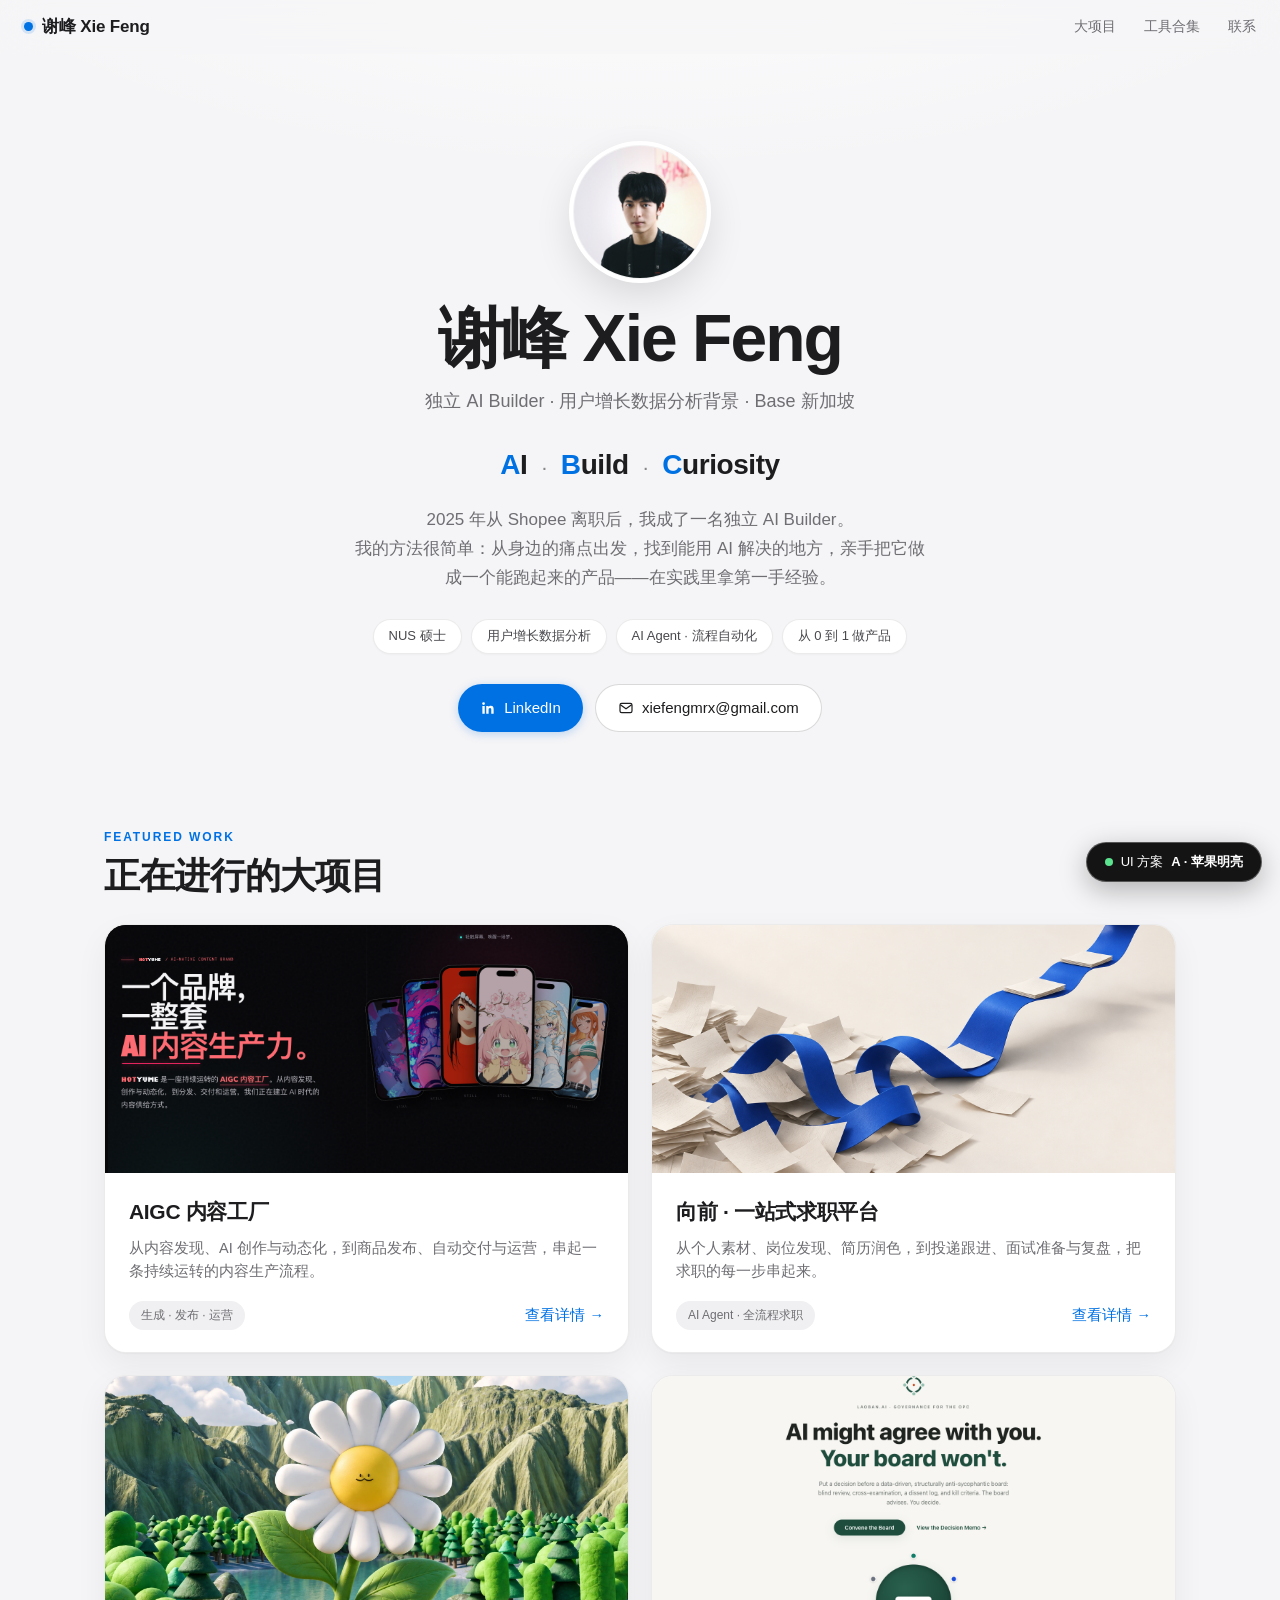
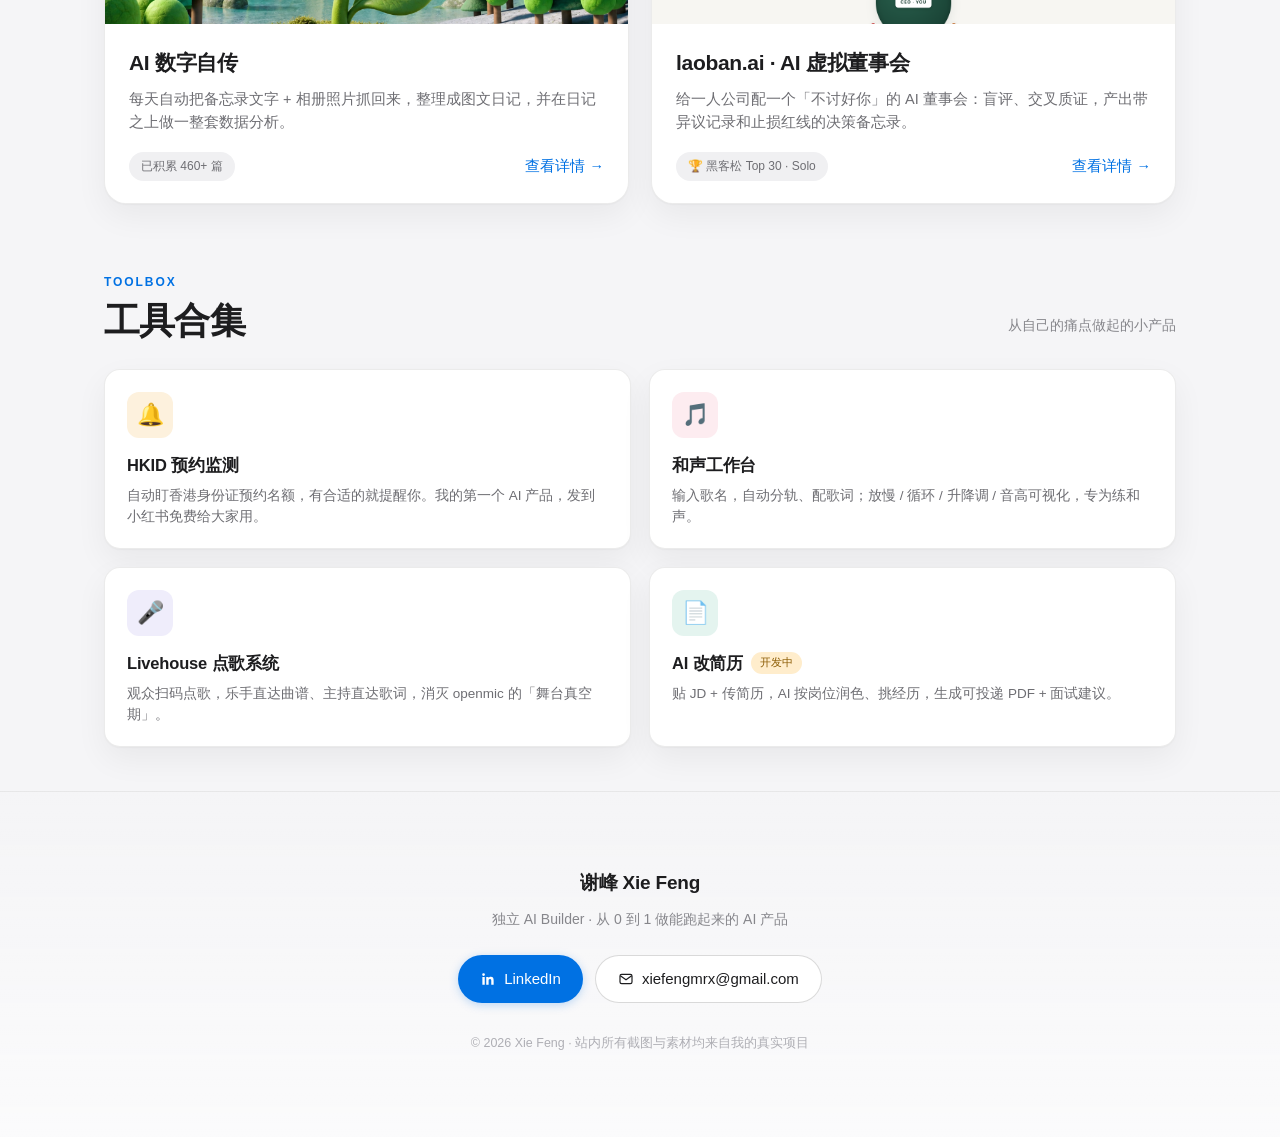
<file: index.html>
<!DOCTYPE html>
<html lang="zh-CN">
<head>
<meta charset="UTF-8">
<meta name="viewport" content="width=device-width,initial-scale=1,viewport-fit=cover">
<title>谢峰 Xie Feng · AI Builder 作品集</title>
<meta name="description" content="谢峰 Xie Feng — 独立 AI Builder。从身边的痛点出发，用 AI 把它做成能跑起来的产品。">
<link rel="icon" href='data:image/svg+xml,<svg xmlns="http://www.w3.org/2000/svg" viewBox="0 0 100 100"><rect width="100" height="100" rx="12" fill="%232b3fe8"/><text x="50" y="72" font-size="56" text-anchor="middle" fill="white" font-family="Songti SC,serif" font-weight="700">谢</text></svg>'>
<link rel="preconnect" href="https://fonts.googleapis.com">
<link rel="preconnect" href="https://fonts.gstatic.com" crossorigin>
<link href="https://fonts.googleapis.com/css2?family=IBM+Plex+Mono:wght@400;500&family=Noto+Serif+SC:wght@700;900&family=Archivo+Black&family=Cormorant+Garamond:ital,wght@0,500;0,600;1,500;1,600&display=swap" rel="stylesheet">
<script>
(function(){
  // 键名 xf-theme-choice：只记录「切换器主动点击」；boot 自己绝不写入（旧键 xf-ui-theme 被 v1 boot 污染过，弃用）
  var T = ['editorial','swiss','brutal','terminal','gallery'];
  var q = new URLSearchParams(location.search).get('theme');
  var s = null; try{ s = localStorage.getItem('xf-theme-choice'); }catch(e){}
  var t = T.indexOf(q) > -1 ? q : (T.indexOf(s) > -1 ? s : null);
  if(!t){ location.replace('theme-apple.html' + location.hash); return; } // 默认 = 苹果方案（独立页）
  document.write('<link id="theme-css" rel="stylesheet" href="assets/css/themes/' + t + '.css">');
  document.documentElement.setAttribute('data-theme', t);
})();
</script>
<style>a[href="forward/"]:focus-visible{outline:3px solid #2457d6;outline-offset:5px}</style>
</head>
<body>

<!-- ============ NAV ============ -->
<nav class="mast">
  <div class="m-name" onclick="go('home')">谢峰<span class="m-en">XIE FENG</span></div>
  <div class="m-links">
    <a onclick="goSection('big')"><span class="no">01</span>大项目</a>
    <a onclick="goSection('tools')"><span class="no">02</span>工具合集</a>
    <a onclick="goSection('contact')"><span class="no">03</span>联系</a>
  </div>
  <a class="m-cta" href="https://www.linkedin.com/in/xie-feng-4586981b3/" target="_blank" rel="noopener">LINKEDIN ↗</a>
  <button class="back" onclick="go('home')">← 返回目录</button>
</nav>

<!-- ============ HOME ============ -->
<section id="home" class="view active">
  <header class="hero">
    <div class="kick">AI · BUILD · CURIOSITY</div>
    <h1>从身边的痛点出发，<br>用 AI 做成<em>能跑起来</em>的产品。</h1>
    <div class="hero-grid">
      <div class="h-intro">
        <img class="h-avatar" src="assets/img/avatar.jpg" alt="谢峰">
        <p><strong>我是谢峰。</strong>2025 年从 Shopee 离职后，我成了一名独立 AI Builder。我的方法很简单：从身边的痛点出发，找到能用 AI 解决的地方，亲手把它做成一个能跑起来的产品——在实践里拿第一手经验。</p>
      </div>
      <dl class="h-meta">
        <div><dt>NOW</dt><dd>独立 AI Builder</dd></div>
        <div><dt>BACKGROUND</dt><dd>Shopee 用户增长数据分析 · NUS 硕士</dd></div>
        <div><dt>FOCUS</dt><dd>AI Agent · 流程自动化 · 从 0 到 1 做产品</dd></div>
        <div><dt>BASE</dt><dd>新加坡</dd></div>
        <div><dt>CONTACT</dt><dd><a class="ul" href="https://www.linkedin.com/in/xie-feng-4586981b3/" target="_blank" rel="noopener">LinkedIn ↗</a><a class="ul" href="mailto:xiefengmrx@gmail.com">xiefengmrx@gmail.com</a></dd></div>
      </dl>
    </div>
  </header>

  <!-- big projects -->
  <div class="sec" id="big">
    <div class="sec-head"><span class="no">01</span><h2>正在进行的大项目</h2><span class="line"></span></div>
    <div class="plates">
      <article class="plate" onclick="go('wallpaper')">
        <div class="p-media"><img style="object-fit:contain;background:#08080a" src="assets/img/wallpaper/aigc-factory-cover.png" alt="AIGC 内容工厂：最新暗色品牌网页与动态壁纸作品"></div>
        <div class="p-body">
          <h3>AIGC 内容工厂</h3>
          <p>从内容发现、AI 创作与动态化，到商品发布、自动交付与运营，串起一条持续运转的内容生产流程。</p>
          <div class="p-foot"><span class="p-tag">生成 · 发布 · 运营</span><span class="p-go">查看项目 <i>→</i></span></div>
        </div>
      </article>
      <a class="plate" href="forward/">
        <div class="p-media"><img src="forward/assets/journey-hero.png" alt="向前：从求职的繁琐事务，走向清楚有序的下一步"></div>
        <div class="p-body">
          <h3>向前 · 一站式求职平台</h3>
          <p>从个人素材、岗位发现、简历润色，到投递跟进、面试准备与复盘，把求职的每一步串起来。</p>
          <div class="p-foot"><span class="p-tag">AI Agent · 全流程求职</span><span class="p-go">查看项目 <i>→</i></span></div>
        </div>
      </a>
      <a class="plate" href="autobio/">
        <div class="p-media"><img src="assets/img/autobio/botanical-cover-v1.webp" alt="AI 数字自传：向日葵与自然花谷"></div>
        <div class="p-body">
          <h3>AI 数字自传</h3>
          <p>每天自动把备忘录文字 + 相册照片抓回来，整理成图文日记，并在日记之上做一整套数据分析。</p>
          <div class="p-foot"><span class="p-tag">已积累 460+ 篇</span><span class="p-go">查看项目 <i>→</i></span></div>
        </div>
      </a>
      <article class="plate" onclick="go('laoban')">
        <div class="p-media"><img src="assets/img/laoban/laoban-landing.png" alt="laoban.ai 一人公司的虚拟董事会"></div>
        <div class="p-body">
          <h3>laoban.ai · AI 虚拟董事会</h3>
          <p>给一人公司配一个「不讨好你」的 AI 董事会：盲评、交叉质证，产出带异议记录和止损红线的决策备忘录。</p>
          <div class="p-foot"><span class="p-tag">🏆 黑客松 Top 30 · Solo</span><span class="p-go">查看项目 <i>→</i></span></div>
        </div>
      </article>
    </div>
  </div>

  <!-- tools -->
  <div class="sec" id="tools">
    <div class="sec-head"><span class="no">02</span><h2>工具合集</h2><span class="line"></span><span class="hint">从自己的痛点做起的小产品</span></div>
    <div class="idx">
      <article class="row" onclick="go('hkid')">
        <span class="r-no">03</span>
        <div class="r-main"><h3>HKID 预约监测</h3><p>自动盯香港身份证预约名额，有合适的就提醒你。我的第一个 AI 产品，发到小红书免费给大家用。</p></div>
        <span class="r-tag">macOS + Windows</span>
        <span class="r-arr">→</span>
      </article>
      <article class="row" onclick="go('harmony')">
        <span class="r-no">04</span>
        <div class="r-main"><h3>和声工作台</h3><p>输入歌名，自动分轨、配歌词；放慢 / 循环 / 升降调 / 音高可视化，专为练和声。</p></div>
        <span class="r-tag">变速 · 移调 · 音高可视化</span>
        <span class="r-arr">→</span>
      </article>
      <article class="row" onclick="go('livehouse')">
        <span class="r-no">05</span>
        <div class="r-main"><h3>Livehouse 点歌系统</h3><p>观众扫码点歌，乐手直达曲谱、主持直达歌词，消灭 openmic 的「舞台真空期」。</p></div>
        <span class="r-tag">已上线</span>
        <span class="r-arr">→</span>
      </article>
      <article class="row" onclick="go('resume')">
        <span class="r-no">06</span>
        <div class="r-main"><h3>AI 改简历 <span class="tag-dev">开发中</span></h3><p>贴 JD + 传简历，AI 按岗位润色、挑经历，生成可投递 PDF + 面试建议。</p></div>
        <span class="r-tag">JD 匹配 · PDF</span>
        <span class="r-arr">→</span>
      </article>
    </div>
  </div>

  <footer class="foot" id="contact">
    <div class="kick">03 · CONTACT</div>
    <h2 class="f-big">找我聊聊<br>AI 与产品。</h2>
    <div class="f-links">
      <a class="f-btn solid" href="https://www.linkedin.com/in/xie-feng-4586981b3/" target="_blank" rel="noopener">LINKEDIN ↗</a>
      <a class="f-btn" href="mailto:xiefengmrx@gmail.com">XIEFENGMRX@GMAIL.COM</a>
    </div>
    <div class="f-base">
      <span>© 2026 谢峰 XIE FENG</span>
      <span>站内所有截图与素材均来自我的真实项目</span>
      <span>SINGAPORE</span>
    </div>
  </footer>
</section>

<!-- ============ WALLPAPER ============ -->
<section id="wallpaper" class="view detail">
  <div class="detail-hero">
    <div class="kicker">大项目 · 个人独立项目</div>
    <h1>AIGC 内容工厂</h1>
    <p class="lead">一条「AI 生成动态壁纸 → 自动发布到小红书 → 自动发货」的全流程。目标是做一个有辨识度的壁纸品牌，并跑通变现。</p>
    <div class="meta-row">
      <a class="t" href="https://craboss888.github.io/hotyume-showcase/" target="_blank" rel="noopener">在线展示 ↗</a>
      <span class="t gray">小红书 MCP</span><span class="t gray">可灵 AI</span><span class="t gray">SAM2 / 检测模型</span><span class="t gray">FFmpeg · .livp 逆向</span><span class="t gray">Agent 编排</span>
    </div>
  </div>

  <!-- workflow diagram -->
  <div class="flow-wrap">
    <div class="flow">
      <svg viewBox="0 0 960 452" xmlns="http://www.w3.org/2000/svg" role="img" aria-label="HotYume 壁纸工作流：生成、发布、运营三个阶段">
        <defs>
          <marker id="ar" viewBox="0 0 10 10" refX="8" refY="5" markerWidth="7" markerHeight="7" orient="auto-start-reverse">
            <path d="M0 0L10 5L0 10z" fill="#c2c2c8"/>
          </marker>
        </defs>
        <g font-family="-apple-system,'PingFang SC',sans-serif">
          <rect x="24" y="20" width="280" height="34" rx="9" fill="#f1ebe2"/>
          <text x="164" y="42" text-anchor="middle" font-size="15" font-weight="600" fill="#7a6a55">① 生成</text>
          <rect x="340" y="20" width="280" height="34" rx="9" fill="#e9f2fc"/>
          <text x="480" y="42" text-anchor="middle" font-size="15" font-weight="600" fill="#185fa5">② 发布</text>
          <rect x="656" y="20" width="280" height="34" rx="9" fill="#e3f1ec"/>
          <text x="796" y="42" text-anchor="middle" font-size="15" font-weight="600" fill="#0f6e56">③ 运营</text>

          <!-- stage1 sources -->
          <text x="164" y="74" text-anchor="middle" font-size="11" fill="#b08d57">壁纸来源 · 海选池 3 个入口</text>
          <rect x="36" y="82" width="80" height="42" rx="10" fill="#fdfbf7" stroke="#e6e2da"/>
          <text x="76" y="101" text-anchor="middle" font-size="12" font-weight="600" fill="#1d1d1f">日常浏览</text>
          <text x="76" y="116" text-anchor="middle" font-size="10" fill="#86868b">收藏 / 灵感</text>
          <rect x="124" y="82" width="80" height="42" rx="10" fill="#fdfbf7" stroke="#e6e2da"/>
          <text x="164" y="101" text-anchor="middle" font-size="12" font-weight="600" fill="#1d1d1f">AI 作图</text>
          <text x="164" y="116" text-anchor="middle" font-size="10" fill="#86868b">本地 SD</text>
          <rect x="212" y="82" width="80" height="42" rx="10" fill="#fdfbf7" stroke="#e6e2da"/>
          <text x="252" y="101" text-anchor="middle" font-size="12" font-weight="600" fill="#1d1d1f">AI 爬取</text>
          <text x="252" y="116" text-anchor="middle" font-size="10" fill="#86868b">按热度抽</text>

          <!-- stage1 main flow -->
          <rect x="36" y="146" width="256" height="52" rx="12" fill="#fff" stroke="#e6e2da"/>
          <text x="58" y="169" font-size="14.5" font-weight="600" fill="#1d1d1f">壁纸海选</text>
          <rect x="232" y="160" width="30" height="20" rx="10" fill="#1d1d1f"/><text x="247" y="174" text-anchor="middle" font-size="11" fill="#fff">我</text>
          <text x="58" y="187" font-size="12" fill="#86868b">人工把关审美</text>

          <rect x="36" y="212" width="256" height="48" rx="12" fill="#fff" stroke="#e6e2da"/>
          <text x="58" y="234" font-size="14.5" font-weight="600" fill="#1d1d1f">入围池</text>
          <text x="58" y="251" font-size="12" fill="#86868b">排队等待制作</text>

          <rect x="36" y="274" width="256" height="48" rx="12" fill="#fff" stroke="#e6e2da"/>
          <text x="58" y="296" font-size="14.5" font-weight="600" fill="#1d1d1f">动态化</text>
          <text x="58" y="313" font-size="12" fill="#86868b">可灵 AI · 图生视频</text>

          <rect x="36" y="336" width="256" height="62" rx="12" fill="#fff" stroke="#e6e2da"/>
          <text x="58" y="358" font-size="14.5" font-weight="600" fill="#1d1d1f">商品包装</text>
          <text x="58" y="376" font-size="12" fill="#86868b">水印 · 打码 · 样机</text>
          <text x="58" y="391" font-size="12" fill="#86868b">合成 .livp · 传百度云</text>

          <!-- stage2 -->
          <rect x="352" y="170" width="256" height="52" rx="12" fill="#fff" stroke="#dbe6f3"/>
          <text x="374" y="193" font-size="14.5" font-weight="600" fill="#1d1d1f">AI 写文案</text>
          <text x="374" y="211" font-size="12" fill="#86868b">看图配小红书文案</text>

          <rect x="352" y="240" width="256" height="62" rx="12" fill="#fff" stroke="#dbe6f3"/>
          <text x="374" y="262" font-size="14.5" font-weight="600" fill="#1d1d1f">定时发布</text>
          <rect x="548" y="246" width="30" height="20" rx="10" fill="#1d1d1f"/><text x="563" y="260" text-anchor="middle" font-size="11" fill="#fff">我</text>
          <text x="374" y="280" font-size="12" fill="#86868b">小红书 MCP 发帖</text>
          <text x="374" y="295" font-size="12" fill="#86868b">发布前手机再确认</text>

          <!-- stage3 -->
          <rect x="668" y="170" width="256" height="52" rx="12" fill="#fff" stroke="#dceee6"/>
          <text x="690" y="193" font-size="14.5" font-weight="600" fill="#1d1d1f">私信自动回复</text>
          <text x="690" y="211" font-size="12" fill="#86868b">读私信 → 自动回</text>

          <rect x="668" y="240" width="256" height="52" rx="12" fill="#fff" stroke="#dceee6"/>
          <text x="690" y="263" font-size="14.5" font-weight="600" fill="#1d1d1f">带商品帖 · 自动发货</text>
          <text x="690" y="281" font-size="12" fill="#86868b">链路已测试跑通</text>

          <!-- converge: sources -> 海选 -->
          <line x1="76" y1="124" x2="118" y2="146" stroke="#c2c2c8" stroke-width="1.4" marker-end="url(#ar)"/>
          <line x1="164" y1="124" x2="164" y2="146" stroke="#c2c2c8" stroke-width="1.4" marker-end="url(#ar)"/>
          <line x1="252" y1="124" x2="210" y2="146" stroke="#c2c2c8" stroke-width="1.4" marker-end="url(#ar)"/>
          <!-- stage1 vertical -->
          <line x1="164" y1="198" x2="164" y2="212" stroke="#c2c2c8" stroke-width="1.6" marker-end="url(#ar)"/>
          <line x1="164" y1="260" x2="164" y2="274" stroke="#c2c2c8" stroke-width="1.6" marker-end="url(#ar)"/>
          <line x1="164" y1="322" x2="164" y2="336" stroke="#c2c2c8" stroke-width="1.6" marker-end="url(#ar)"/>
          <!-- stage1 -> stage2 -->
          <line x1="294" y1="360" x2="350" y2="200" stroke="#c2c2c8" stroke-width="1.6" marker-end="url(#ar)"/>
          <!-- stage2 vertical -->
          <line x1="480" y1="222" x2="480" y2="240" stroke="#c2c2c8" stroke-width="1.6" marker-end="url(#ar)"/>
          <!-- stage2 -> stage3 -->
          <line x1="610" y1="252" x2="666" y2="200" stroke="#c2c2c8" stroke-width="1.6" marker-end="url(#ar)"/>
          <!-- stage3 vertical -->
          <line x1="796" y1="222" x2="796" y2="240" stroke="#c2c2c8" stroke-width="1.6" marker-end="url(#ar)"/>

          <text x="24" y="436" font-size="12.5" fill="#86868b">「我」标记的环节是人工把关——审美与发布决策留在人手里，其余交给 AI 自动跑。</text>
        </g>
      </svg>
    </div>
  </div>

  <!-- 成果：店铺 -->
  <div class="block">
    <div class="b-media center">
      <div class="phone" style="width:318px"><div class="scr" style="aspect-ratio:941/1672"><img class="zoomable" src="assets/img/wallpaper/store-20261118.png" alt="小红书店铺" data-full="assets/img/wallpaper/store-20261118.png"></div></div>
    </div>
    <div class="b-text">
      <h3>已经上线的店铺</h3>
      <p class="lead2">小红书账号 <strong>HotYume.Wallpaper</strong> 已经建立：原创动态壁纸、下单自动发货、私信可定制，还做了版权登记。累计发布壁纸 <strong>40+ 款</strong>，累计售出 <strong>700+ 单</strong>。</p>
      <div class="tags"><span class="t">原创动态壁纸</span><span class="t">自动发货</span><span class="t">海贼 / 火影 / Q 版系列</span></div>
      <p style="font-family:var(--mono);font-size:11.5px;color:var(--faint);margin:14px 0 0">（ 店铺目前正在升级维护中 ）</p>
    </div>
  </div>

  <!-- 品牌视觉 -->
  <div class="block wide">
    <div class="b-text"><h3>品牌视觉（自己设计）</h3><p class="lead2">从 logo、打码贴纸到作品水印 / 编号牌，整套视觉都是自己定的——给壁纸品牌一个统一、有辨识度的样子。</p></div>
    <div class="brand-row">
      <div class="bcol sq"><div class="btile dark"><img src="assets/img/brand/logo-neon.png" alt="HotYume 霓虹 logo"></div><div class="bcap">logo · 霓虹版</div></div>
      <div class="bcol sq"><div class="btile light"><img src="assets/img/brand/logo-black.png" alt="HotYume logo"></div><div class="bcap">logo · 标准版</div></div>
      <div class="bcol sq"><div class="btile tint"><img src="assets/img/brand/sticker-oval.png" alt="HotYume 打码贴纸"></div><div class="bcap">打码贴纸</div></div>
      <div class="bcol wide"><div class="btile dark"><img src="assets/img/brand/watermark-white.png" alt="作品水印 / 编号牌"></div><div class="bcap">作品水印 / 编号牌</div></div>
    </div>
  </div>

  <!-- 壁纸风格 -->
  <div class="block wide">
    <div class="b-text"><h3>壁纸风格</h3><p class="lead2">从二次元到氛围感，覆盖不同审美。下面是一些示例。</p></div>
    <div class="gallery">
      <div class="phone"><div class="scr"><img class="zoomable" src="assets/img/wallpaper/sample4.jpg" data-full="assets/img/wallpaper/sample4.jpg" alt="壁纸"></div></div>
      <div class="phone"><div class="scr"><img class="zoomable" src="assets/img/wallpaper/sample5.jpeg" data-full="assets/img/wallpaper/sample5.jpeg" alt="壁纸"></div></div>
      <div class="phone"><div class="scr"><img class="zoomable" src="assets/img/wallpaper/sample6.jpeg" data-full="assets/img/wallpaper/sample6.jpeg" alt="壁纸"></div></div>
      <div class="phone"><div class="scr"><img class="zoomable" src="assets/img/wallpaper/sample1.jpg" data-full="assets/img/wallpaper/sample1.jpg" alt="壁纸"></div></div>
      <div class="phone"><div class="scr"><img class="zoomable" src="assets/img/wallpaper/sample2.jpg" data-full="assets/img/wallpaper/sample2.jpg" alt="壁纸"></div></div>
      <div class="phone"><div class="scr"><img class="zoomable" src="assets/img/wallpaper/sample3.jpg" data-full="assets/img/wallpaper/sample3.jpg" alt="壁纸"></div></div>
    </div>
  </div>

  <!-- 子系统1 打码 -->
  <div class="block reverse">
    <div class="b-media">
      <div class="frame" style="padding:22px;background:#fafafa">
        <svg viewBox="0 0 500 300" xmlns="http://www.w3.org/2000/svg" role="img" aria-label="自动打码：检测、SAM2 分割、双 Agent 自我迭代">
          <g font-family="-apple-system,'PingFang SC',sans-serif">
            <rect x="118" y="16" width="264" height="32" rx="9" fill="#e9f2fc"/>
            <text x="250" y="37" text-anchor="middle" font-size="13" font-weight="600" fill="#185fa5">自动打码 · 双 Agent 自我迭代</text>

            <rect x="20" y="74" width="104" height="54" rx="12" fill="#fff" stroke="#e2e2e6"/>
            <text x="72" y="98" text-anchor="middle" font-size="13.5" font-weight="600" fill="#1d1d1f">检测</text>
            <text x="72" y="115" text-anchor="middle" font-size="10.5" fill="#86868b">3 模型叠加</text>
            <rect x="140" y="74" width="104" height="54" rx="12" fill="#fff" stroke="#e2e2e6"/>
            <text x="192" y="98" text-anchor="middle" font-size="13.5" font-weight="600" fill="#1d1d1f">SAM2 分割</text>
            <text x="192" y="115" text-anchor="middle" font-size="10.5" fill="#86868b">精确像素轮廓</text>
            <rect x="260" y="74" width="104" height="54" rx="12" fill="#eef5fd" stroke="#cfe0f4"/>
            <text x="312" y="98" text-anchor="middle" font-size="13.5" font-weight="600" fill="#1d1d1f">打码 Agent</text>
            <text x="312" y="115" text-anchor="middle" font-size="10.5" fill="#86868b">贴遮挡</text>
            <rect x="384" y="74" width="104" height="54" rx="12" fill="#eef5fd" stroke="#cfe0f4"/>
            <text x="436" y="98" text-anchor="middle" font-size="13.5" font-weight="600" fill="#1d1d1f">评价 Agent</text>
            <text x="436" y="115" text-anchor="middle" font-size="10.5" fill="#86868b">像素级校验</text>

            <line x1="124" y1="101" x2="140" y2="101" stroke="#c2c2c8" stroke-width="1.6" marker-end="url(#ar)"/>
            <line x1="244" y1="101" x2="260" y2="101" stroke="#c2c2c8" stroke-width="1.6" marker-end="url(#ar)"/>
            <line x1="364" y1="101" x2="384" y2="101" stroke="#c2c2c8" stroke-width="1.6" marker-end="url(#ar)"/>

            <path d="M436 128 C 436 182 360 182 322 134" fill="none" stroke="#c2c2c8" stroke-width="1.6" marker-end="url(#ar)"/>
            <text x="392" y="200" text-anchor="middle" font-size="11.5" fill="#86868b">不达标 ↻ 自动迭代</text>

            <rect x="36" y="214" width="226" height="50" rx="12" fill="#fff" stroke="#e2e2e6"/>
            <text x="149" y="237" text-anchor="middle" font-size="12.5" font-weight="600" fill="#1d1d1f">手标 100 张「标准答案」</text>
            <text x="149" y="253" text-anchor="middle" font-size="10.5" fill="#86868b">让系统学我的打码规律（角度 / 覆盖度）</text>
            <path d="M262 235 C 300 235 302 168 306 130" fill="none" stroke="#c2c2c8" stroke-width="1.6" marker-end="url(#ar)"/>

            <text x="250" y="290" text-anchor="middle" font-size="12" fill="#86868b">通过率 30% → 70%，某类别 10/10 通过</text>
          </g>
        </svg>
      </div>
    </div>
    <div class="b-text">
      <h3>关键子系统：自动打码（最复杂）</h3>
      <p class="lead2">一个多阶段图像处理 pipeline，是整个项目最花时间的地方。</p>
      <h4>三步走</h4>
      <ul>
        <li><strong>检测</strong>：叠三个现成模型——WD14 判穿衣/裸露、booru_yolo 定位部位、NudeNet 框敏感区。</li>
        <li><strong>分割</strong>：用 SAM2 把检测框转成精确像素轮廓（本地 M4 约 1 秒/张）。</li>
        <li><strong>贴码</strong>：按规则（角度 / 大小 / 不遮脸 / 不重叠）贴遮挡。</li>
      </ul>
      <h4>怎么从 30% 提到 70%</h4>
      <ul>
        <li>纯靠 AI 自动打，一开始能用率只有 <strong>30%</strong>。</li>
        <li>我<strong>亲手标注 100 张当「标准答案」</strong>，让系统学我的打码规律（角度、覆盖度）。</li>
        <li>改成<strong>双 Agent</strong>：一个负责打码、一个负责评价（像素级校验覆盖率），不达标自动迭代。</li>
        <li>踩坑：让子 Agent「开放式」代评不可靠，换成<strong>定向验证</strong>（「这块遮住了吗？」）才准 → 通过率提到 <strong>70%</strong>。</li>
      </ul>
      <div class="tags"><span class="t">WD14</span><span class="t">booru_yolo</span><span class="t">NudeNet</span><span class="t">SAM2</span><span class="t">双 Agent 自我迭代</span></div>
    </div>
  </div>

  <!-- 子系统2 livp -->
  <div class="block">
    <div class="b-media">
      <div class="frame" style="padding:22px;background:#fafafa">
        <svg viewBox="0 0 516 206" xmlns="http://www.w3.org/2000/svg" role="img" aria-label="动态壁纸打包：静态图到 .livp 的流程">
          <g font-family="-apple-system,'PingFang SC',sans-serif">
            <rect x="118" y="16" width="280" height="32" rx="9" fill="#f1ebe2"/>
            <text x="258" y="37" text-anchor="middle" font-size="13" font-weight="600" fill="#7a6a55">动态壁纸打包 · 逆向 iPhone .livp</text>

            <rect x="16" y="74" width="88" height="52" rx="11" fill="#fff" stroke="#e2e2e6"/>
            <text x="60" y="105" text-anchor="middle" font-size="12.5" font-weight="600" fill="#1d1d1f">静态图</text>
            <rect x="116" y="74" width="92" height="52" rx="11" fill="#fff" stroke="#e2e2e6"/>
            <text x="162" y="98" text-anchor="middle" font-size="12.5" font-weight="600" fill="#1d1d1f">可灵 5s</text>
            <text x="162" y="114" text-anchor="middle" font-size="10" fill="#86868b">图生视频</text>
            <rect x="220" y="74" width="104" height="52" rx="11" fill="#fff" stroke="#e2e2e6"/>
            <text x="272" y="98" text-anchor="middle" font-size="12.5" font-weight="600" fill="#1d1d1f">补帧 20s</text>
            <text x="272" y="114" text-anchor="middle" font-size="10" fill="#86868b">FFmpeg</text>
            <rect x="336" y="74" width="92" height="52" rx="11" fill="#1d1d1f"/>
            <text x="382" y="98" text-anchor="middle" font-size="12.5" font-weight="600" fill="#fff">打包</text>
            <text x="382" y="114" text-anchor="middle" font-size="10.5" fill="#cfcfcf">.livp</text>
            <rect x="440" y="74" width="72" height="52" rx="11" fill="#fff" stroke="#e2e2e6"/>
            <text x="476" y="98" text-anchor="middle" font-size="12.5" font-weight="600" fill="#1d1d1f">百度云</text>
            <text x="476" y="114" text-anchor="middle" font-size="10" fill="#86868b">分发</text>

            <line x1="104" y1="100" x2="116" y2="100" stroke="#c2c2c8" stroke-width="1.6" marker-end="url(#ar)"/>
            <line x1="208" y1="100" x2="220" y2="100" stroke="#c2c2c8" stroke-width="1.6" marker-end="url(#ar)"/>
            <line x1="324" y1="100" x2="336" y2="100" stroke="#c2c2c8" stroke-width="1.6" marker-end="url(#ar)"/>
            <line x1="428" y1="100" x2="440" y2="100" stroke="#c2c2c8" stroke-width="1.6" marker-end="url(#ar)"/>

            <text x="258" y="158" text-anchor="middle" font-size="11.5" fill="#86868b">iOS 只播放 Live Photo 时长的 25–50% → 补帧到 20s 再加速</text>
            <text x="258" y="182" text-anchor="middle" font-size="11.5" fill="#86868b">踩坑：HEIC 与 MOV 同一 UUID · 56 字节 comment 算偏移 · 80+ 轮测试</text>
          </g>
        </svg>
      </div>
    </div>
    <div class="b-text">
      <h3>关键子系统：动态壁纸打包（逆向 .livp）</h3>
      <p class="lead2">iPhone 的实况照片（.livp）格式没有公开文档，我是一点点<strong>反向工程</strong>试出来的。</p>
      <h4>打包链路</h4>
      <ul>
        <li>静态图 → 可灵生成 5 秒视频。</li>
        <li>因为 iOS 只播放 Live Photo 时长的 25–50%，要用 <strong>FFmpeg 补帧到 20 秒</strong>再加速，才能完整呈现。</li>
        <li>配对成 HEIC + MOV、打包成 .livp，传百度云分发。</li>
      </ul>
      <h4>难点全在二进制细节</h4>
      <ul>
        <li><strong>HEIC 与 MOV 必须同一个 UUID</strong>；文件里 <strong>56 字节的 comment 要动态算偏移</strong>。</li>
        <li>光是让 iPhone 认出这是「实况」，那两天我就疯狂做了 <strong>80+ 轮测试</strong>才跑通。</li>
      </ul>
      <div class="tags"><span class="t">FFmpeg 补帧</span><span class="t">.livp 逆向</span><span class="t">HEIC + MOV 同 UUID</span></div>
    </div>
  </div>

  <!-- 学到的 -->
  <div class="block wide">
    <div class="b-text" style="max-width:760px">
      <h3>我从这个项目里学到的</h3>
      <ul>
        <li>AI 的能力是有边界的。有些任务 AI 擅长，有些人擅长——一味全交给 AI 反而低效，学会按任务性质分配。<strong>Human 一定会 in the loop。</strong></li>
        <li>看似简单的事，往往藏着想不到的 blocker。一定要亲自实践，否则会踩一堆根本没预料到的坑。</li>
        <li>AI 执行力强，但很容易跑偏。不能放任它一直跑不管，得有人持续给它规划方向。</li>
      </ul>
    </div>
  </div>
  <div style="height:30px"></div>
</section>

<!-- ============ AUTOBIO ============ -->
<section id="autobio" class="view detail">
  <div class="detail-hero">
    <div class="kicker">大项目 · 个人独立项目</div>
    <h1>AI 数字自传</h1>
    <p class="lead">一个全自动的「生活日记系统」：每天自动把我散落在备忘录、相册里的生活碎片抓回来，整理合成一篇图文日记，并在所有日记之上做一整套数据分析。</p>
    <div class="meta-row">
      <span class="t gray">launchd 定时</span><span class="t gray">AppleScript</span><span class="t gray">osxphotos</span><span class="t gray">Flask</span><span class="t gray">FFmpeg</span><span class="t gray">3-2-1 备份</span>
    </div>
  </div>

  <!-- f1 采集 -->
  <div class="block">
    <div class="b-media"><div class="browser"><div class="bar"><i class="r"></i><i class="y"></i><i class="g"></i><span class="u">localhost:5588</span></div><img class="zoomable" src="assets/img/autobio/collect.png" data-full="assets/img/autobio/collect.png" alt="自动采集"></div></div>
    <div class="b-text">
      <h3>① 自动采集</h3>
      <p class="lead2">每天早上 7 点，macOS 定时任务自动跑，把「昨天」的照片、视频和备忘录里写的文字都抓回来，进一个待整理的池子。</p>
      <div class="tags"><span class="t">launchd · .app 包装</span><span class="t">跨午夜照片归并</span><span class="t">唯一 id 定位</span></div>
    </div>
  </div>

  <!-- f2 生成日记 -->
  <div class="block wide">
    <div class="b-text" style="max-width:680px;text-align:left">
      <h3>② 生成日记页</h3>
      <p class="lead2">抓回来的素材先进「待定池」，等待人工筛选。</p>
      <ul>
        <li><strong>人工筛选</strong>：留哪些照片、怎么排序、配什么文字——「哪张值得留进今天」是审美判断，这步我自己来，不交给 AI。</li>
        <li><strong>自动成稿</strong>：筛完点一下，自动生成一篇 Markdown 图文日记、按「年 / 月」归档，并把我改过的文字同步写回苹果备忘录。</li>
      </ul>
      <div class="tags"><span class="t">人工筛选</span><span class="t">自动成稿</span><span class="t">双向同步备忘录</span></div>
    </div>
    <div class="b-media center"><div class="browser" style="max-width:760px"><div class="bar"><i class="r"></i><i class="y"></i><i class="g"></i><span class="u">手记 · 日记页（含当天习惯打卡）</span></div><img class="zoomable" src="assets/img/autobio/journal.png" data-full="assets/img/autobio/journal.png" alt="生成日记页：照片 + 文字 + 底部习惯打卡"></div></div>
  </div>
  <p class="note">🔒 为保护隐私，截图里我的日记文字和照片已做局部模糊处理，产品界面与交互结构保持原样。</p>

  <!-- f3 月度分析 -->
  <div class="block">
    <div class="b-media"><div class="browser scroll"><div class="bar"><i class="r"></i><i class="y"></i><i class="g"></i><span class="u">月度总结 · 数据分析</span></div><img class="zoomable" src="assets/img/autobio/monthly.png" data-full="assets/img/autobio/monthly.png" alt="月度分析"></div></div>
    <div class="b-text">
      <h3>③ 月度分析 / 总结</h3>
      <p class="lead2">我觉得最有价值、也是市面上的日记 App 给不了的部分——在所有日记之上做一整套分析：</p>
      <ul>
        <li><strong>睡眠甘特图</strong>：每天几点睡、几点醒、睡多久。</li>
        <li><strong>情绪温度计</strong>：AI 给每天情绪打分，画成曲线。</li>
        <li><strong>饮食 / 运动记录</strong> + 月度总结（自动算数据 + AI 写洞察）。</li>
      </ul>
      <p class="lead2">帮我看见没意识到的行为模式，比如：晚饭吃太晚会不会影响睡眠？哪个时段我生产力最高？</p>
      <div class="tags"><span class="t">睡眠甘特图</span><span class="t">情绪曲线</span><span class="t">饮食 / 运动统计</span><span class="t">AI 洞察</span></div>
    </div>
  </div>

  <!-- f4 习惯 + f5 目标 -->
  <div class="block reverse">
    <div class="b-media"><div class="browser"><div class="bar"><i class="r"></i><i class="y"></i><i class="g"></i><span class="u">习惯追踪</span></div><img class="zoomable" src="assets/img/autobio/habits.png" data-full="assets/img/autobio/habits.png" alt="习惯打卡"></div></div>
    <div class="b-text">
      <h3>④ 习惯打卡追踪</h3>
      <p class="lead2">设定每天要遵守的习惯，每日打卡，带月度达成率，清楚看见自己的行为模式。睡眠 / 晨间 / 身体 / 音乐分组，一眼看出哪类坚持得好、哪类掉链子。</p>
      <div class="tags"><span class="t">月度达成率</span><span class="t">分组视图</span></div>
    </div>
  </div>

  <div class="block">
    <div class="b-media center"><div class="frame" style="max-width:380px;background:#eef1f4;padding:22px"><img class="zoomable" src="assets/img/autobio/goal.png" data-full="assets/img/autobio/goal.png" alt="目标系统" style="border-radius:10px"></div></div>
    <div class="b-text">
      <h3>⑤ 目标系统</h3>
      <p class="lead2">制定目标后，AI 帮你把它拆成几个里程碑、分到每一周，月末还能复盘。让「想做的事」真的有节奏地推进，而不是写完就忘。</p>
      <div class="tags"><span class="t">AI 拆解里程碑</span><span class="t">月末复盘</span></div>
    </div>
  </div>

  <!-- f5b 目标详情 -->
  <div class="block wide">
    <div class="b-text" style="max-width:680px;text-align:left">
      <h3>点开一个目标，就是它的「详情页」</h3>
      <p class="lead2">里程碑（带时间线）、待办清单、<strong>AI 拆解建议</strong>、关联日记、月末复盘——一个目标的完整管理都在这一页。</p>
      <div class="tags"><span class="t">里程碑 + 日期</span><span class="t">AI 拆解建议</span><span class="t">关联日记</span><span class="t">月末复盘</span></div>
    </div>
    <div class="b-media center"><div class="browser" style="max-width:560px"><div class="bar"><i class="r"></i><i class="y"></i><i class="g"></i><span class="u">目标 · 详情</span></div><img class="zoomable" src="assets/img/autobio/goal-detail.png" data-full="assets/img/autobio/goal-detail.png" alt="目标详情页：里程碑 / 待办 / AI 拆解建议 / 月末复盘"></div></div>
  </div>

  <!-- scale -->
  <div class="section" style="padding-top:44px"><div class="section-head">
    <div><div class="eyebrow">By the Numbers</div><h2>当前规模</h2></div>
  </div></div>
  <div class="stats">
    <div class="stat"><div class="n">460<small>+ 篇</small></div><div class="l">已积累日记</div></div>
    <div class="stat"><div class="n">~16<small>GB/年</small></div><div class="l">数据量（每天 ~45MB）</div></div>
    <div class="stat"><div class="n">4<small> 套</small></div><div class="l">可切换主题</div></div>
    <div class="stat"><div class="n">3-2-1</div><div class="l">每天自动备份到私有 GitHub</div></div>
  </div>
  <div style="height:40px"></div>
</section>

<!-- ============ HKID ============ -->
<section id="hkid" class="view detail">
  <div class="detail-hero">
    <div class="kicker">工具 · 我的第一个 AI 产品</div>
    <h1>HKID 预约监测</h1>
    <p class="lead">自动盯香港身份证的预约名额，像演唱会抢票一样——有合适的号就提醒你。</p>
  </div>

  <div class="block">
    <div class="b-media center">
      <div style="display:flex;flex-direction:column;gap:14px;align-items:center">
        <div class="frame" style="width:138px"><img src="assets/img/hkid/01.png" alt="HKID Watcher logo"></div>
        <div class="frame" style="width:100%;max-width:440px"><img class="zoomable" src="assets/img/hkid/02.png" data-full="assets/img/hkid/02.png" alt="HKID 预约工具界面"></div>
      </div>
    </div>
    <div class="b-text">
      <h3>从自己的痛点，做成一个产品</h3>
      <p class="lead2">我拿到香港高才计划要去领身份证，但官方预约系统很难用，最早的号都排到两三个月后。</p>
      <ul>
        <li>做了个工具自动监控名额，<strong>先帮自己抢到了合适的号</strong>。</li>
        <li>再把它产品化：设计界面、做 logo、打包成可下载的 App。</li>
        <li>发到小红书免费给大家用；收到反馈又迭代几轮，还做了 <strong>Windows 版</strong>。</li>
      </ul>
      <p class="lead2">需求虽然小众，但很长尾，到现在还时不时收到私信。</p>
      <div class="tags"><span class="t">自动监控 + 提醒</span><span class="t">macOS + Windows</span><span class="t">UI / logo 自设计</span></div>
    </div>
  </div>

  <div class="wall-sec">
    <div class="section" style="padding-bottom:6px;padding-top:44px"><div class="section-head">
      <div><div class="eyebrow">Real Feedback</div><h2>真实用户反馈</h2></div>
      <span class="hint">来自小红书私信</span>
    </div></div>
    <div class="wall">
      <div class="dm"><img src="assets/img/hkid/07.png" alt="用户反馈"></div>
      <div class="dm"><img src="assets/img/hkid/06.png" alt="用户反馈"></div>
      <div class="dm"><img src="assets/img/hkid/03.png" alt="用户反馈"></div>
      <div class="dm"><img src="assets/img/hkid/08.png" alt="用户反馈"></div>
      <div class="dm"><img src="assets/img/hkid/05.png" alt="用户反馈"></div>
      <div class="dm"><img src="assets/img/hkid/09.png" alt="用户反馈"></div>
      <div class="dm"><img src="assets/img/hkid/04.png" alt="用户反馈"></div>
    </div>
    <div style="height:30px"></div>
  </div>
</section>

<!-- ============ HARMONY ============ -->
<section id="harmony" class="view detail">
  <div class="detail-hero">
    <div class="kicker">工具</div>
    <h1>和声工作台</h1>
    <p class="lead">市面上没有专门练「和声」的好工具——大多在练视唱练耳，专业音频软件又贵又复杂。于是我做了一个：输入歌名，其它全自动。</p>
    <div class="meta-row"><span class="t gray">智能分轨</span><span class="t gray">实时音高检测</span><span class="t gray">Flask + Web Audio</span></div>
  </div>

  <div class="block">
    <div class="b-media"><div class="browser"><div class="bar"><i class="r"></i><i class="y"></i><i class="g"></i><span class="u">和声练习站 · 工作台</span></div><img class="zoomable" src="assets/img/harmony/workbench.png" data-full="assets/img/harmony/workbench.png" alt="和声工作台"></div></div>
    <div class="b-text">
      <h3>懒人友好，输入歌名就开练</h3>
      <p class="lead2">用户操作成本极低——<strong>只要输入想练的歌名</strong>，提取音频、智能分轨（人声 / 伴奏）、抓歌词，全部自动完成。剩下的就是戴上耳机开练。</p>
      <div class="tags"><span class="t">自动提取音频</span><span class="t">人声 / 伴奏分轨</span><span class="t">自动对齐歌词</span></div>
    </div>
  </div>

  <div class="block reverse">
    <div class="b-media"><div class="frame" style="background:#fbf8f1;padding:14px"><img class="zoomable" src="assets/img/harmony/lyrics.png" data-full="assets/img/harmony/lyrics.png" alt="歌词音高可视化"></div></div>
    <div class="b-text">
      <h3>为「练和声」量身定制的功能</h3>
      <p class="lead2">保持极简，但每个功能都刚好踩在需求上：</p>
      <ul>
        <li>一键<strong>放慢</strong>不变调，抠和声更从容。</li>
        <li><strong>A-B 循环</strong>，反复抠最难的那几小节。</li>
        <li>一键<strong>升降调</strong>，跟着自己的音域走。</li>
        <li><strong>歌词音高可视化</strong>——哪个音该唱多高，一眼看见。</li>
      </ul>
      <p class="lead2">这些都是访谈了几个学音乐的朋友，照他们的真实反馈做的。</p>
      <div class="tags"><span class="t">变速不变调</span><span class="t">A-B 循环</span><span class="t">一键移调</span><span class="t">音高可视化</span></div>
    </div>
  </div>
  <div style="height:30px"></div>
</section>

<!-- ============ LIVEHOUSE ============ -->
<section id="livehouse" class="view detail">
  <div class="detail-hero">
    <div class="kicker">工具 · 已上线</div>
    <h1>Livehouse 点歌系统</h1>
    <p class="lead">观众扫码点歌，消灭 openmic 的「舞台真空期」。已用 Render 部署上线。</p>
    <div class="meta-row"><a class="t" style="cursor:pointer" href="https://wireopenmic.onrender.com" target="_blank" rel="noopener">wireopenmic.onrender.com ↗</a></div>
  </div>

  <div class="block">
    <div class="b-media center"><div class="frame" style="max-width:280px"><img class="zoomable" src="assets/img/livehouse/photo.png" data-full="assets/img/livehouse/photo.png" alt="Livehouse 现场"></div></div>
    <div class="b-text">
      <h3>一个真实场景里的小痛点</h3>
      <p class="lead2">在 Livehouse 的 openmic 上，常常是观众上了台才报歌名，乐手现场翻谱、主持人临时找歌词，台上有一段尴尬的「真空期」。</p>
      <p class="lead2">我用一个很轻的办法解决它：每张桌子放一个二维码，<strong>观众扫码就能提交想唱的歌</strong>。</p>
    </div>
  </div>

  <div class="block reverse">
    <div class="b-media center">
      <div style="display:flex;gap:16px;justify-content:center;flex-wrap:wrap">
        <div class="phone"><div class="scr" style="aspect-ratio:auto;height:auto"><img class="zoomable" src="assets/img/livehouse/lobby.png" data-full="assets/img/livehouse/lobby.png" alt="点歌大厅"></div></div>
        <div class="phone"><div class="scr" style="aspect-ratio:auto;height:auto"><img class="zoomable" src="assets/img/livehouse/room.png" data-full="assets/img/livehouse/room.png" alt="房间"></div></div>
      </div>
    </div>
    <div class="b-text">
      <h3>乐手、主持各取所需</h3>
      <ul>
        <li><strong>观众端</strong>：扫码就能提交想唱的歌。</li>
        <li><strong>乐手端</strong>：点歌直接跳到曲谱搜索结果，省去现场找谱。</li>
        <li><strong>主持端</strong>：点歌直达歌词页面。</li>
      </ul>
      <p class="lead2">还有房间、昵称、拖拽排序、Now Playing 这些实用功能；深色移动端，适配现场暗光。</p>
      <div class="tags"><span class="t">扫码提交</span><span class="t">曲谱 / 歌词直达</span><span class="t">Render 部署</span></div>
    </div>
  </div>
  <div style="height:30px"></div>
</section>

<!-- ============ RESUME ============ -->
<section id="resume" class="view detail">
  <div class="detail-hero">
    <div class="kicker">工具 · 开发中</div>
    <h1>AI 改简历</h1>
    <p class="lead">求职阶段，针对不同岗位 JD 一遍遍手改简历太耗时。这个工具帮你：贴上 JD、传上简历，AI 按岗位自动润色、挑出更相关的经历，生成可直接投递的 PDF，并给出面试建议。</p>
  </div>

  <div class="block">
    <div class="b-media"><div class="browser"><div class="bar"><i class="r"></i><i class="y"></i><i class="g"></i><span class="u">AI 简历优化</span></div><img class="zoomable" src="assets/img/resume/home.png" data-full="assets/img/resume/home.png" alt="改简历首页" onerror="this.closest('.browser').classList.add('ph')"></div></div>
    <div class="b-text">
      <h3>三步搞定一份对岗位的简历</h3>
      <ul>
        <li>① 粘贴职位描述（JD）</li>
        <li>② 上传当前简历（PDF）</li>
        <li>③ 点「开始优化」</li>
      </ul>
      <p class="lead2">AI 会提炼 JD 要求、从简历里挑出最相关的经历、生成更贴合岗位的简历，再附上面试建议。</p>
      <div class="tags"><span class="t">JD 要求提炼</span><span class="t">经历匹配</span><span class="t">生成 PDF</span><span class="t">面试建议</span></div>
    </div>
  </div>

  <div class="block reverse">
    <div class="b-media"><div class="browser"><div class="bar"><i class="r"></i><i class="y"></i><i class="g"></i><span class="u">JD 分析与匹配结果</span></div><img class="zoomable" src="assets/img/resume/dashboard.png" data-full="assets/img/resume/dashboard.png" alt="JD 匹配分析" onerror="this.closest('.browser').classList.add('ph')"></div></div>
    <div class="b-text">
      <h3>把「匹配度」量化出来</h3>
      <p class="lead2">上传后先做一轮 JD 分析，给你一张清楚的诊断：</p>
      <ul>
        <li>算出<strong>岗位匹配度</strong>，提炼核心要求和关键词。</li>
        <li>把简历分成<strong>已覆盖 / 建议强化 / 缺失项</strong>。</li>
        <li>用<strong>雷达图</strong>拆出技能、经验、项目等各维度的匹配。</li>
      </ul>
      <div class="tags"><span class="t">匹配度评分</span><span class="t">关键词提取</span><span class="t">维度雷达图</span></div>
    </div>
  </div>
  <div style="height:30px"></div>
</section>

<!-- ============ LAOBAN ============ -->
<section id="laoban" class="view detail">
  <div class="detail-hero">
    <div class="kicker">大项目 · 🏆 黑客松 Top 30 · Solo 参赛</div>
    <h1>laoban.ai · 一人公司的虚拟董事会</h1>
    <p class="lead">一个人创业，最难的是<strong>决策孤独</strong>：大事没人对辩，AI 又太会顺着你说。laoban.ai 给你配一个「不讨好你」的 AI 董事会——盲评、交叉质证，产出带异议和止损红线的决策备忘录。<strong>拍板永远归你。</strong></p>
    <div class="meta-row">
      <a class="t" href="https://craboss888.github.io/laoban-ai/site/index.html" target="_blank" rel="noopener">在线 Demo ↗</a>
      <a class="t" href="https://craboss888.github.io/laoban-ai/docs/pitch-deck.html" target="_blank" rel="noopener">Pitch Deck ↗</a>
      <a class="t" href="https://github.com/Craboss888/laoban-ai" target="_blank" rel="noopener">GitHub ↗</a>
      <span class="t gray">Claude Code</span><span class="t gray">多 Agent 编排</span><span class="t gray">纯静态 Demo</span>
    </div>
  </div>

  <!-- 获奖故事 -->
  <div class="block">
    <div class="b-media"><div class="frame"><img class="zoomable" src="assets/img/laoban/venue.jpg" data-full="assets/img/laoban/venue.jpg" alt="BUIDL_OPC_Hackathon_SG 现场"></div></div>
    <div class="b-text">
      <h3>一天赛程，300 名 builder，Top 30</h3>
      <p class="lead2">2026 年 7 月 12 日，新加坡 BUIDL_OPC_Hackathon（amber.ac × Amber Group × Claude SG 主办），主题「一人公司与 Agentic Services」。</p>
      <ul>
        <li>11:00 开赛、18:00 交卷——<strong>7 小时现场完成</strong>。</li>
        <li><strong>Solo 参赛</strong>：比赛主题是一人公司，那就用一个人 + 一群 agent 打完全场。</li>
        <li>冲进 <strong>Top 30 获奖</strong>（US$4,500 AWS Credits + Claude 会员），赛后进入 BUIDL_QUESTS 加速通道。</li>
      </ul>
      <div class="tags"><span class="t">7 小时交付</span><span class="t">Solo</span><span class="t">🏆 Top 30</span></div>
    </div>
  </div>

  <!-- 机制：盲评 -->
  <div class="block reverse">
    <div class="b-media"><div class="browser"><div class="bar"><i class="r"></i><i class="y"></i><i class="g"></i><span class="u">Act 3 · Blind Review</span></div><img class="zoomable" src="assets/img/laoban/laoban-act3-blind.png" data-full="assets/img/laoban/laoban-act3-blind.png" alt="盲评：五个席位证据隔离"></div></div>
    <div class="b-text">
      <h3>让 AI 反对你，靠制度不靠人设</h3>
      <p class="lead2">通常的做法是给一个模型套几个「专家人设」——但它们看着同一份上下文、也看得见你的偏好，聊两句就集体同意你。laoban.ai 把「分歧」做成结构：</p>
      <ul>
        <li><strong>盲评隔离</strong>：四位董事（CFO / 市场 / 客户代表 / 法务）各自独立调用，只看得到自己那份证据——财务只看报表、客户代表只看用户评论，看不到彼此，也看不到你的偏好。</li>
        <li><strong>专属证据管道</strong>：分歧来自「看到的信息不同」，而不是提示词里写的性格不同。</li>
        <li><strong>唱反调先生</strong>：一个不掌握任何数据的特殊席位，专职攻击问题本身的框架，以「提出最强反对」论功。</li>
      </ul>
      <div class="tags"><span class="t">盲评隔离</span><span class="t">证据管道</span><span class="t">强制异见</span></div>
    </div>
  </div>

  <!-- 机制：质证 -->
  <div class="block">
    <div class="b-media"><div class="browser"><div class="bar"><i class="r"></i><i class="y"></i><i class="g"></i><span class="u">Act 4 · Cross-Examination</span></div><img class="zoomable" src="assets/img/laoban/laoban-act4-crossexam.png" data-full="assets/img/laoban/laoban-act4-crossexam.png" alt="交叉质证：立场修订与 Founder 介入"></div></div>
    <div class="b-text">
      <h3>先隔离，再当面对质</h3>
      <p class="lead2">盲评之后「拆墙」：所有证据全桌公开，董事们当面交叉质证，可以修改立场。</p>
      <ul>
        <li>因信息差产生的分歧会自然消解——demo 里客户代表看到财务数据后，从「反对」改为「有条件支持」。</li>
        <li>消解不掉的，才是真正值得你注意的<strong>「幸存分歧」</strong>——原文保留进备忘录，绝不和稀泥。</li>
        <li>你可以随时通过 Founder 通道向全桌提问介入。</li>
      </ul>
      <div class="tags"><span class="t">幸存分歧</span><span class="t">Founder 介入</span></div>
    </div>
  </div>

  <!-- 产出：memo -->
  <div class="block reverse">
    <div class="b-media"><div class="browser"><div class="bar"><i class="r"></i><i class="y"></i><i class="g"></i><span class="u">Act 6 · Decision Memo</span></div><img class="zoomable" src="assets/img/laoban/laoban-act6-memo.png" data-full="assets/img/laoban/laoban-act6-memo.png" alt="决策备忘录"></div></div>
    <div class="b-text">
      <h3>产出不是聊天记录，是一份决策备忘录</h3>
      <p class="lead2">走完全流程，你拿到的是一份正式文书：</p>
      <ul>
        <li>董事会建议 + 每位董事的立场和支持度（%）。</li>
        <li><strong>异议记录（dissent log）</strong>：谁反对、为什么，原文在案。</li>
        <li><strong>止损红线（kill criteria）</strong>：哪些指标一旦触发，就说明这个决定错了。</li>
        <li><strong>签字栏永远空着留给你</strong>——建议权归董事会，裁决权归创始人。这正是比赛主题「human judgment guides AI execution」的具象化。</li>
      </ul>
      <div class="tags"><span class="t">dissent log</span><span class="t">kill criteria</span><span class="t">创始人签字</span></div>
    </div>
  </div>

  <div style="height:30px"></div>
</section>

<!-- ============ RADAR ============ -->
<section id="radar" class="view detail">
  <div class="detail-hero"><h1>向前 · 一站式求职平台</h1><p class="lead">岗位雷达已融入覆盖求职全流程的「向前」工作台。</p><a href="forward/">查看完整项目介绍 →</a></div>
</section>

<!-- lightbox -->
<div class="lb" id="lb" onclick="this.classList.remove('on')"><img id="lbimg" alt=""></div>

<script src="assets/js/app.js"></script>
<script src="assets/js/switcher.js"></script>
</body>
</html>
</file>
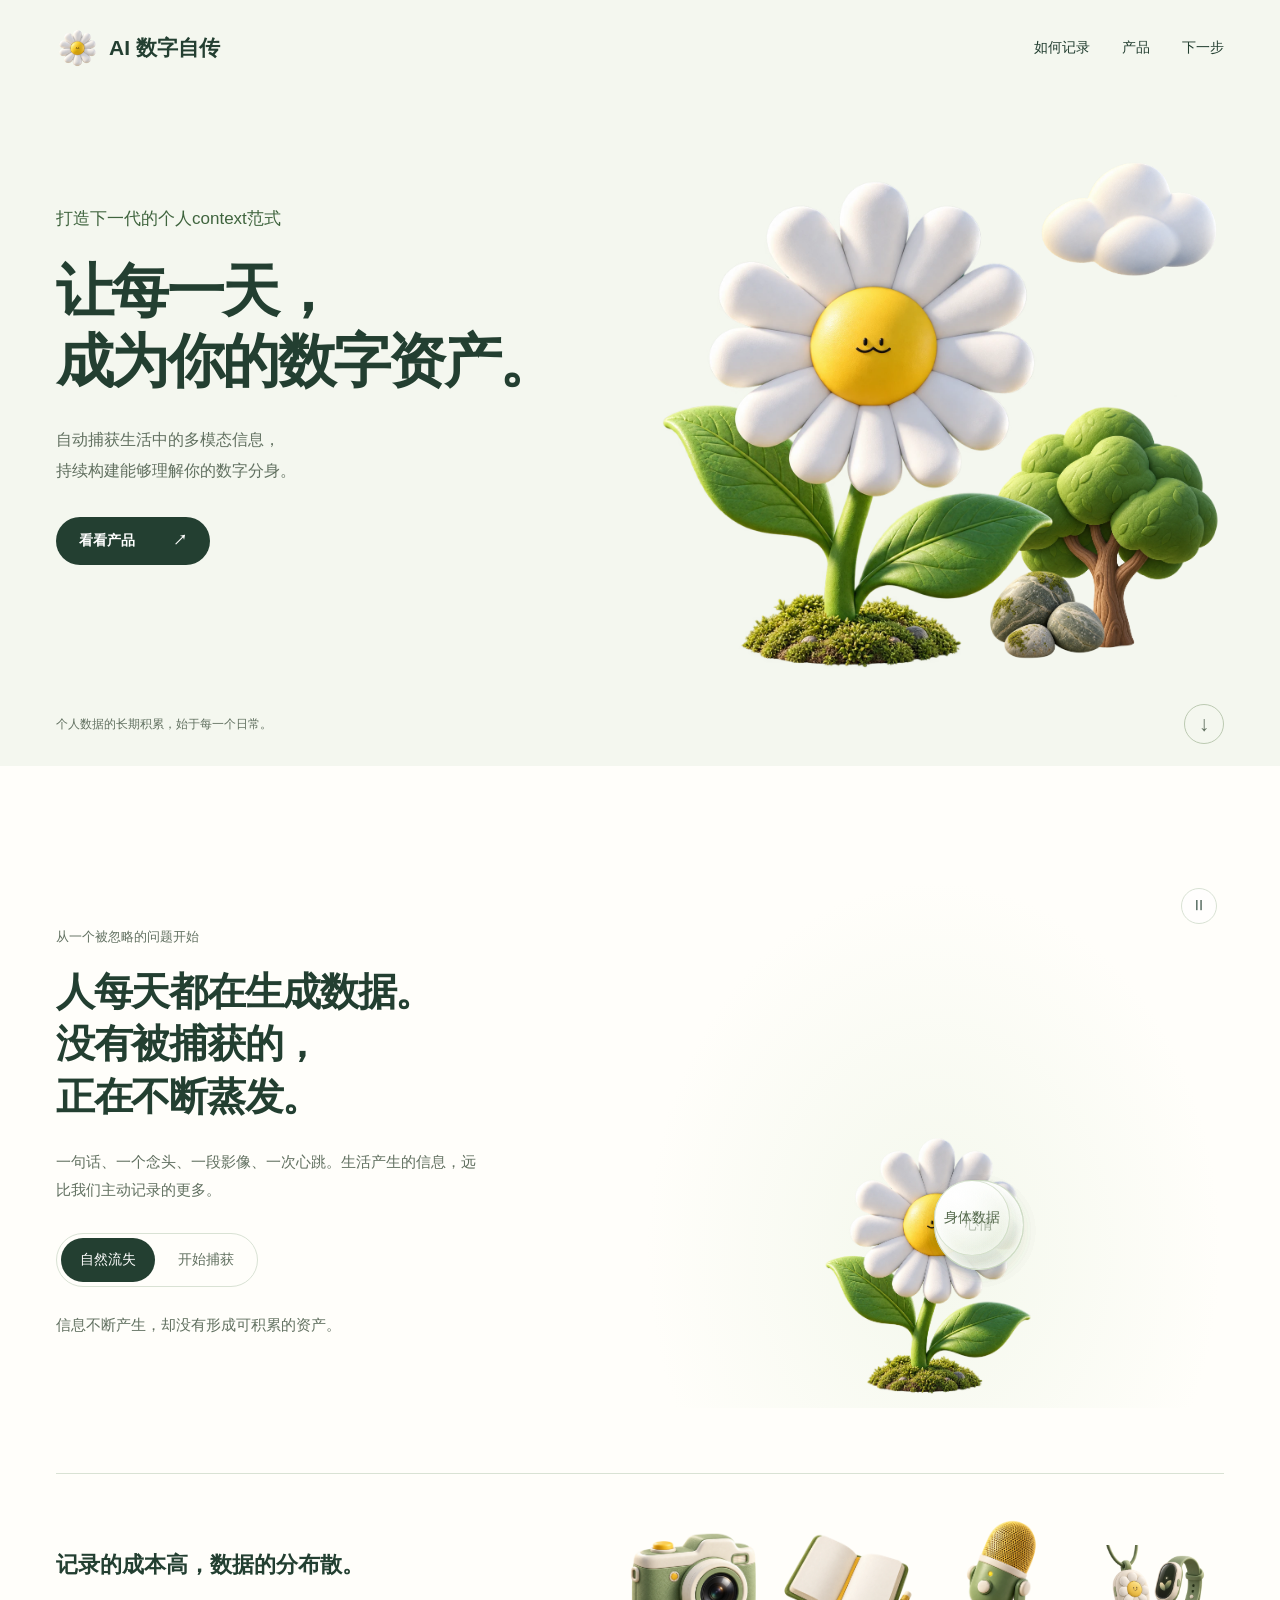
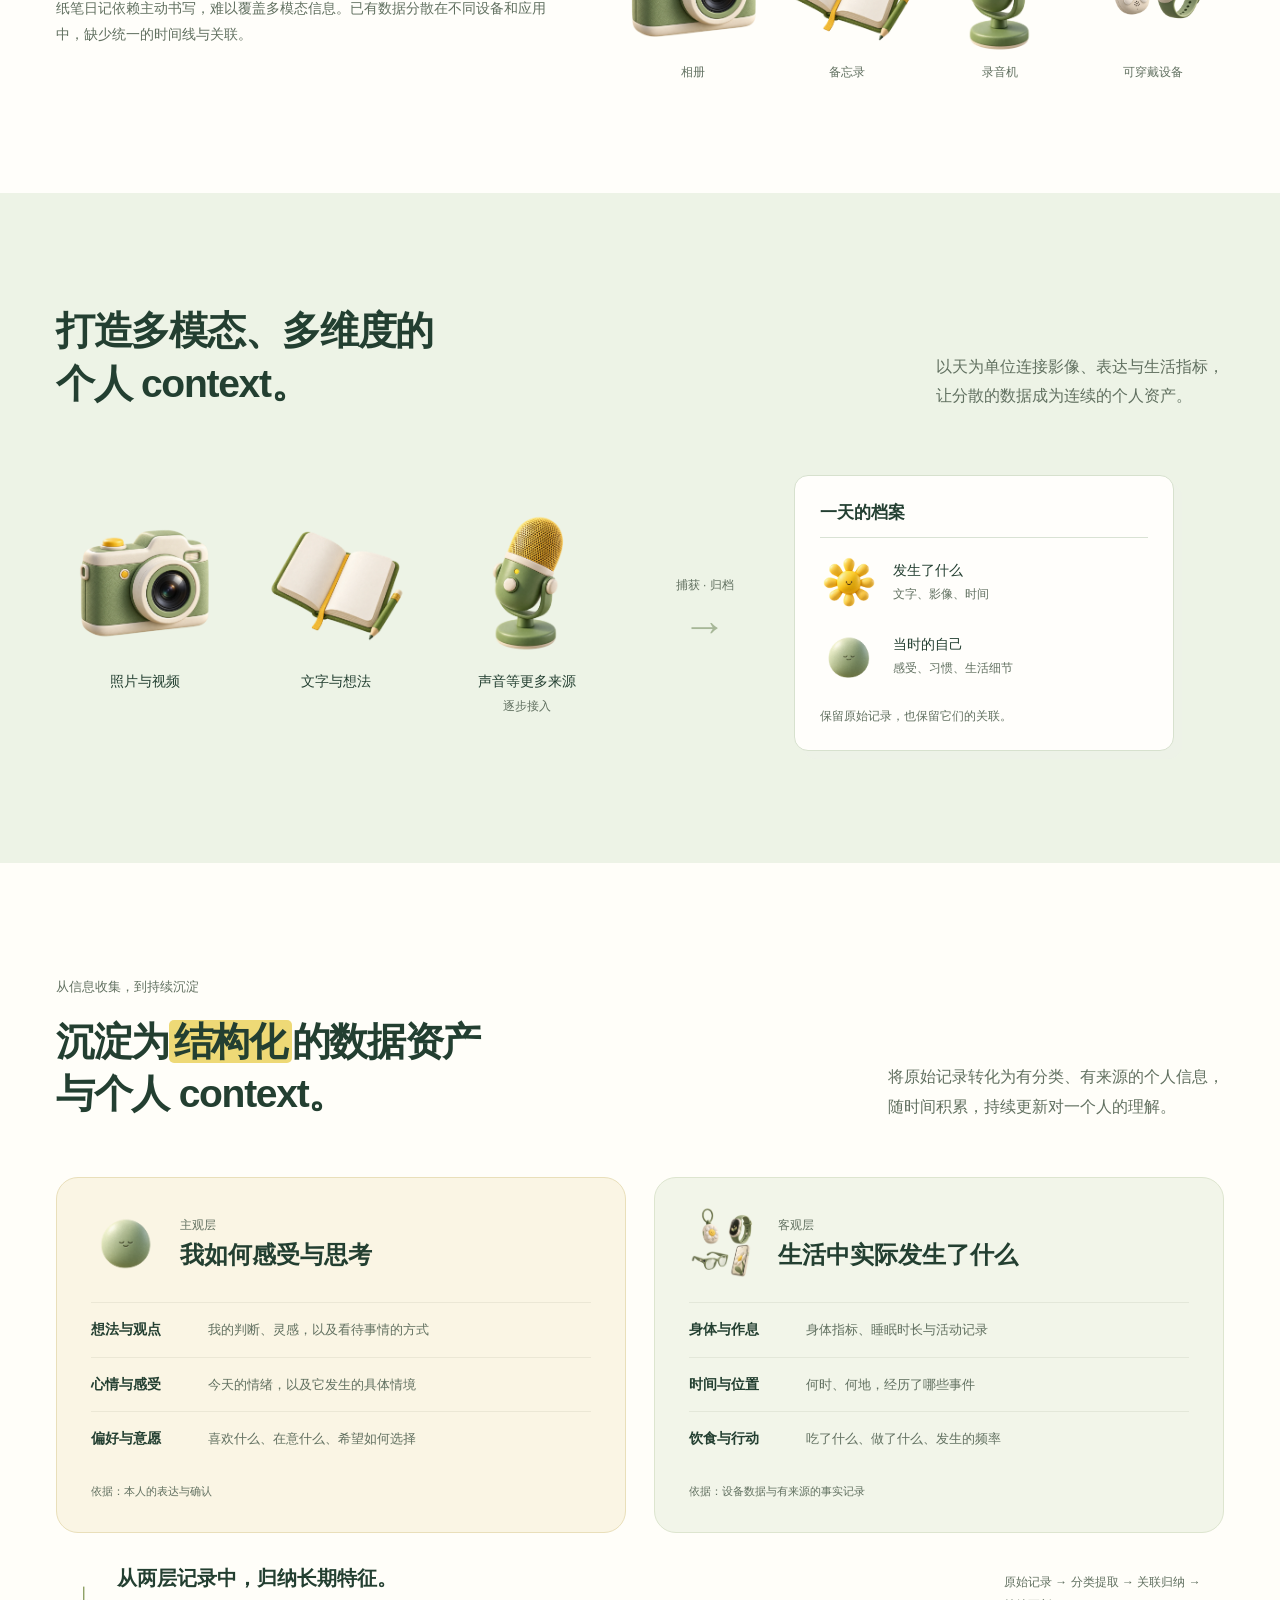
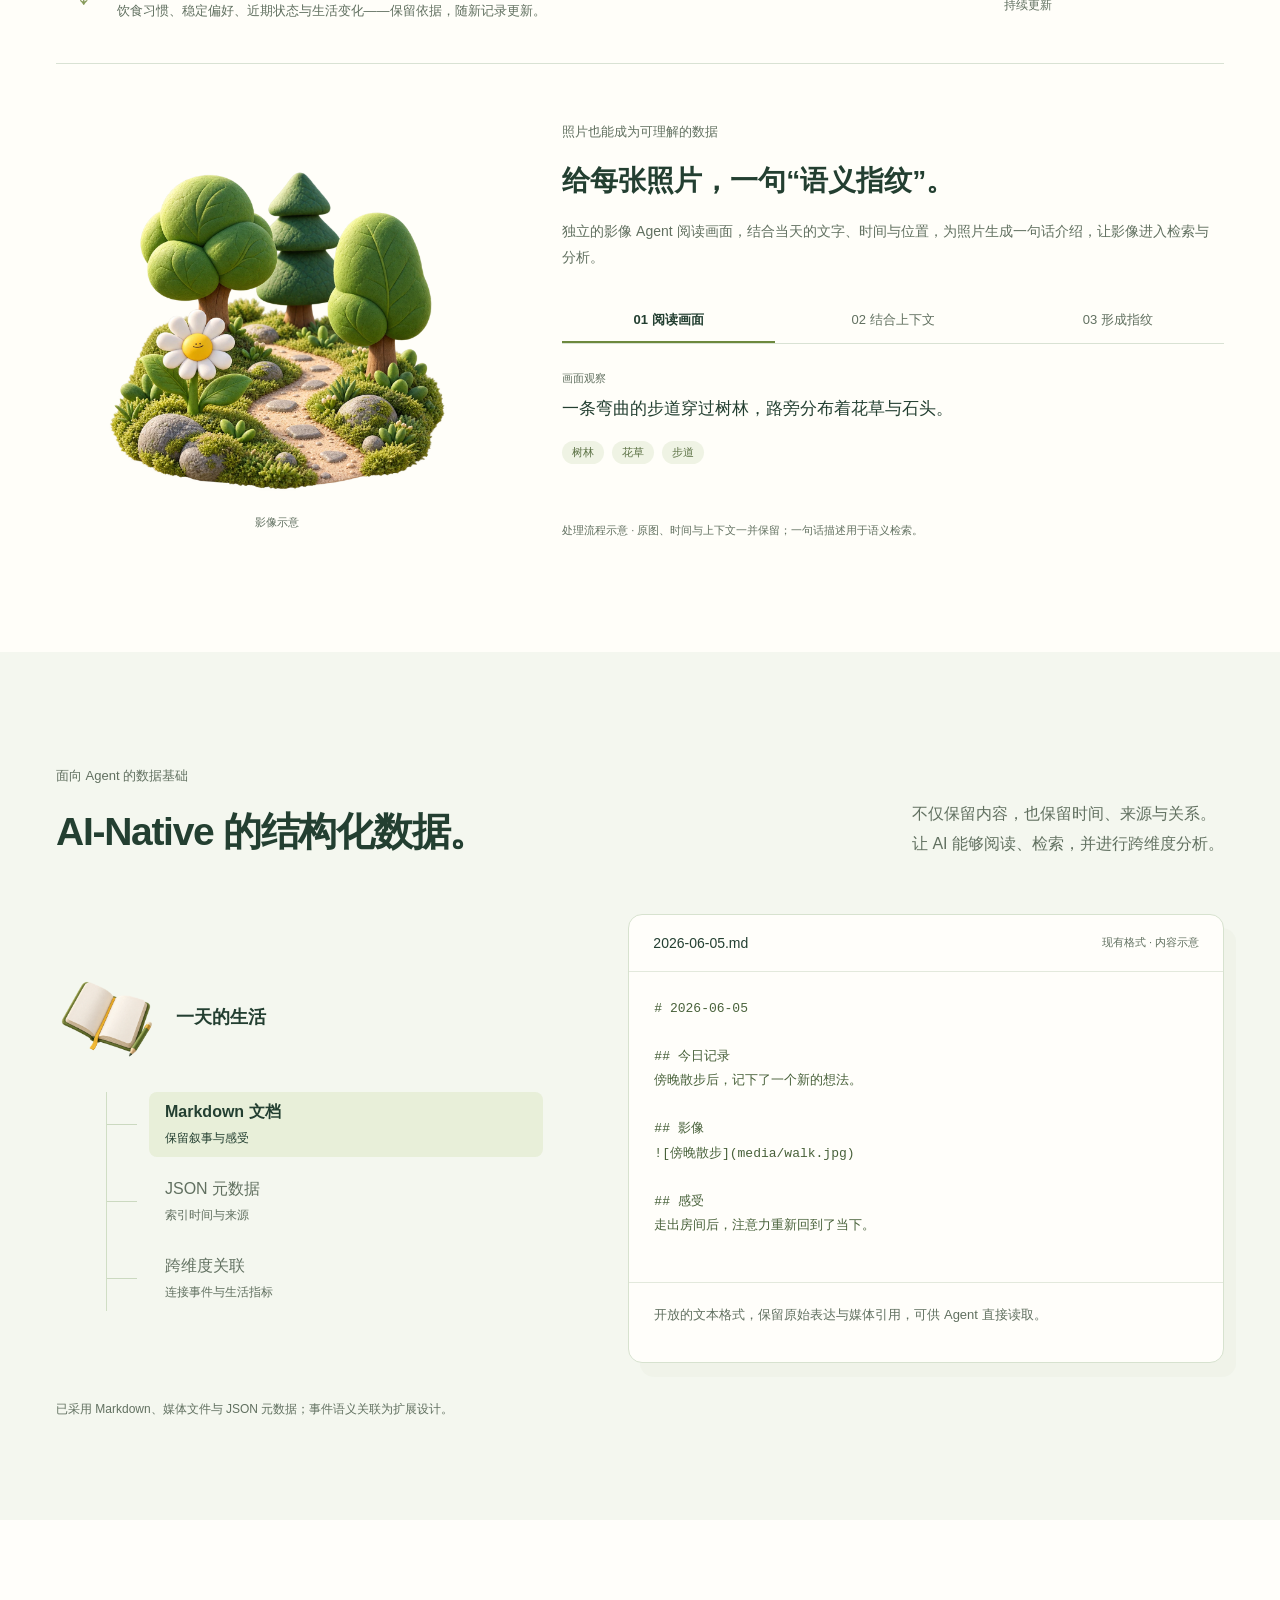
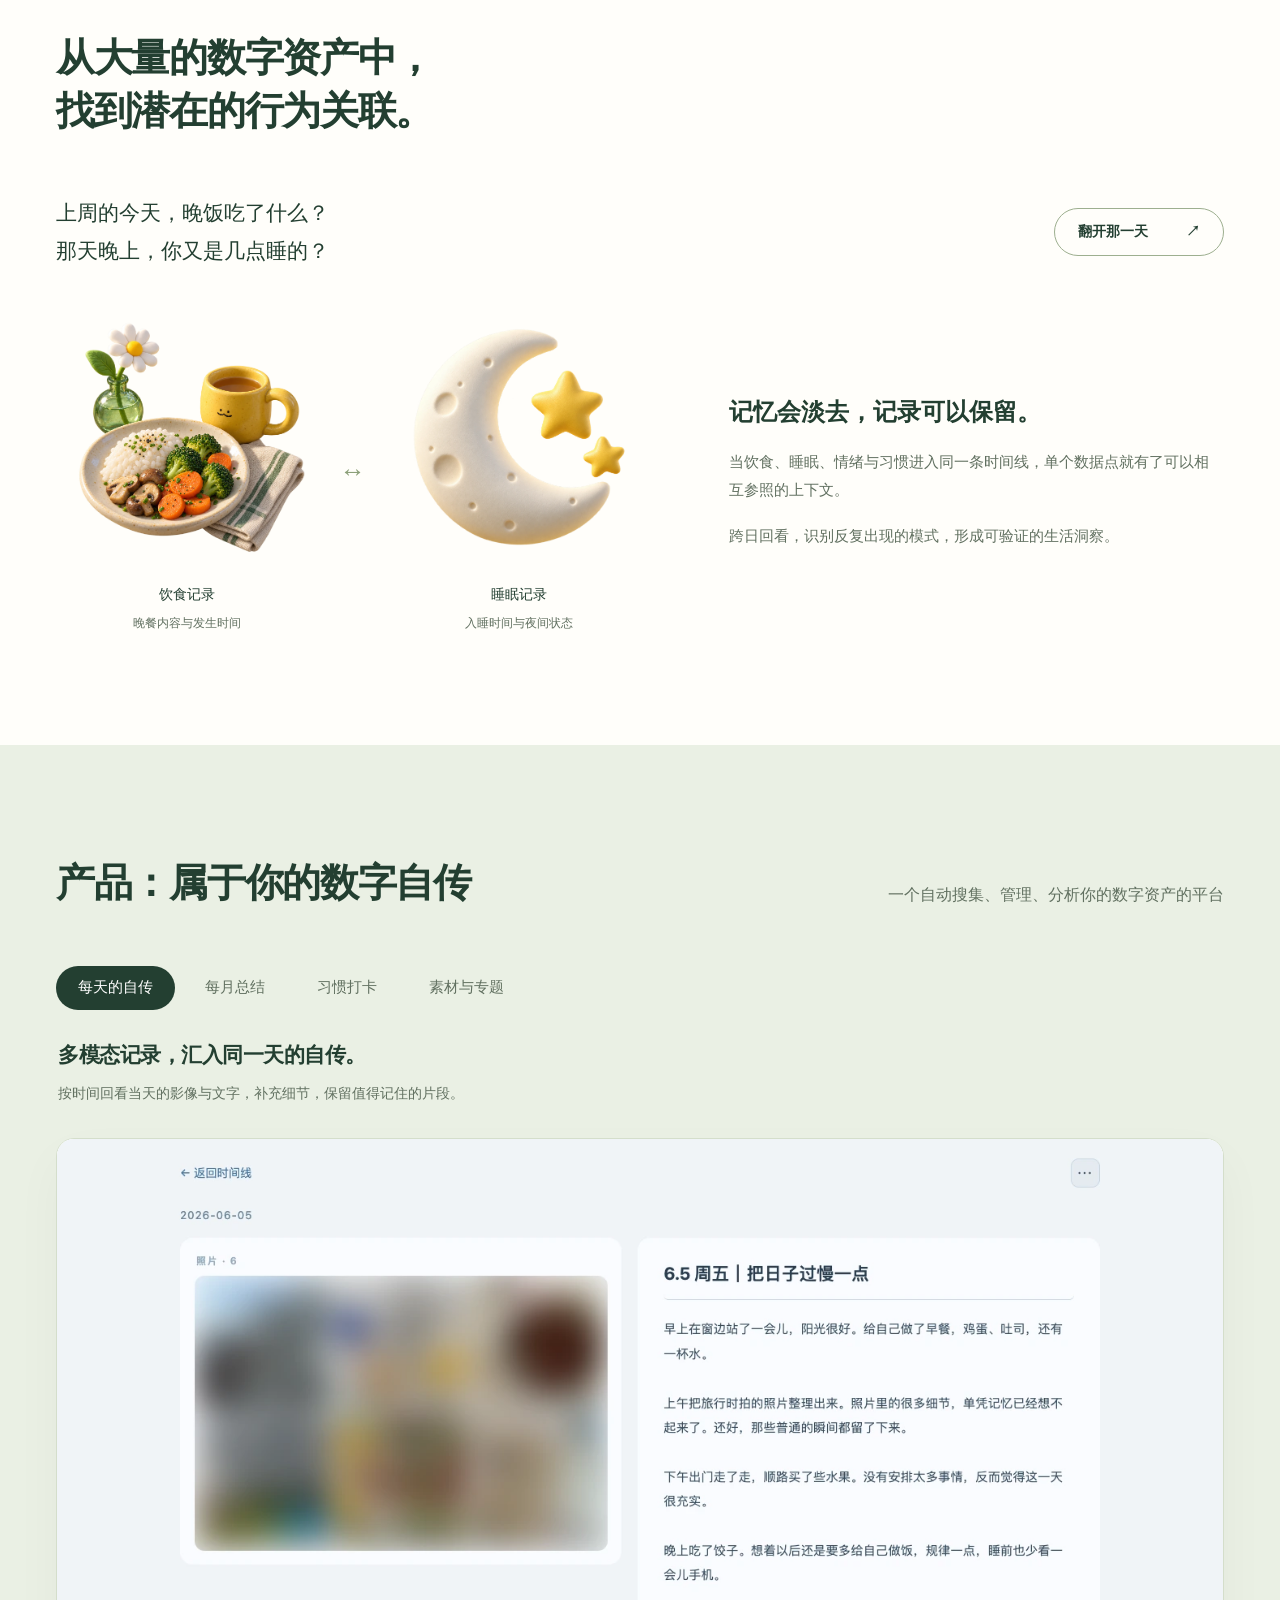
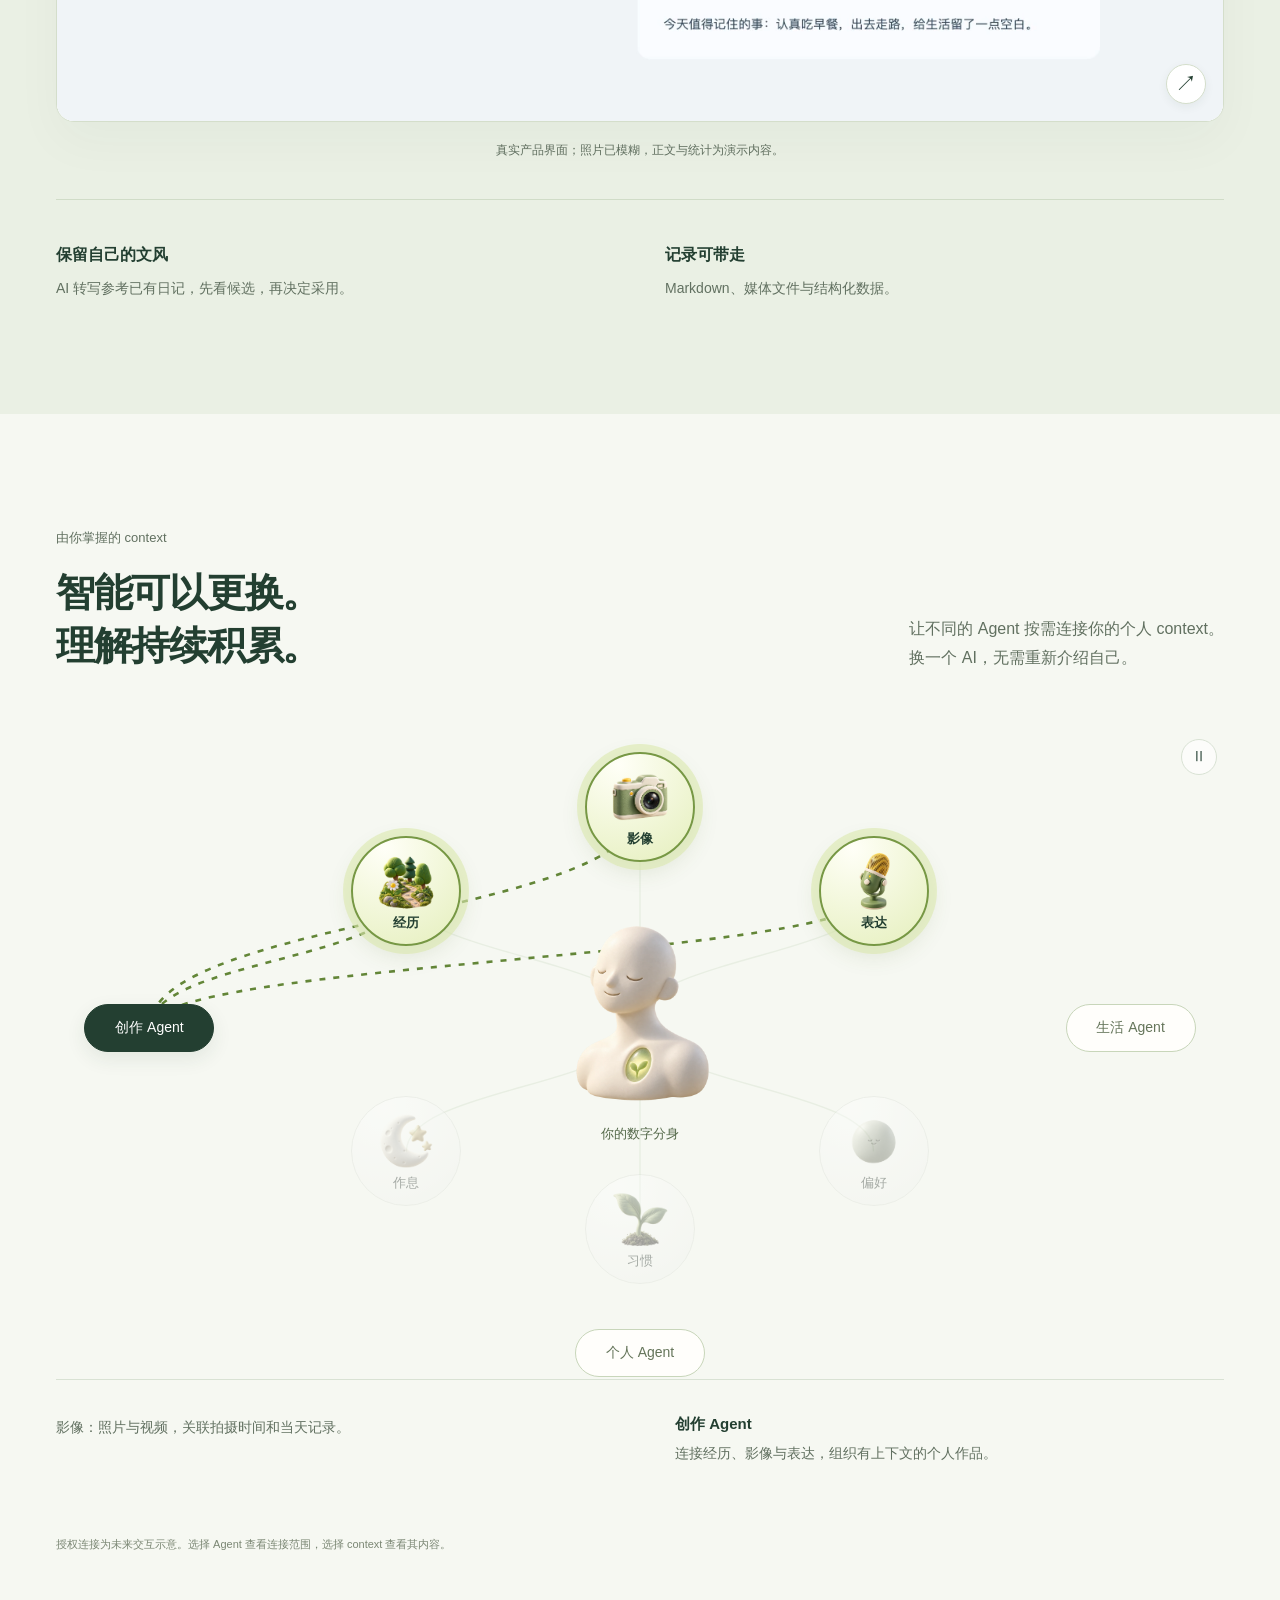
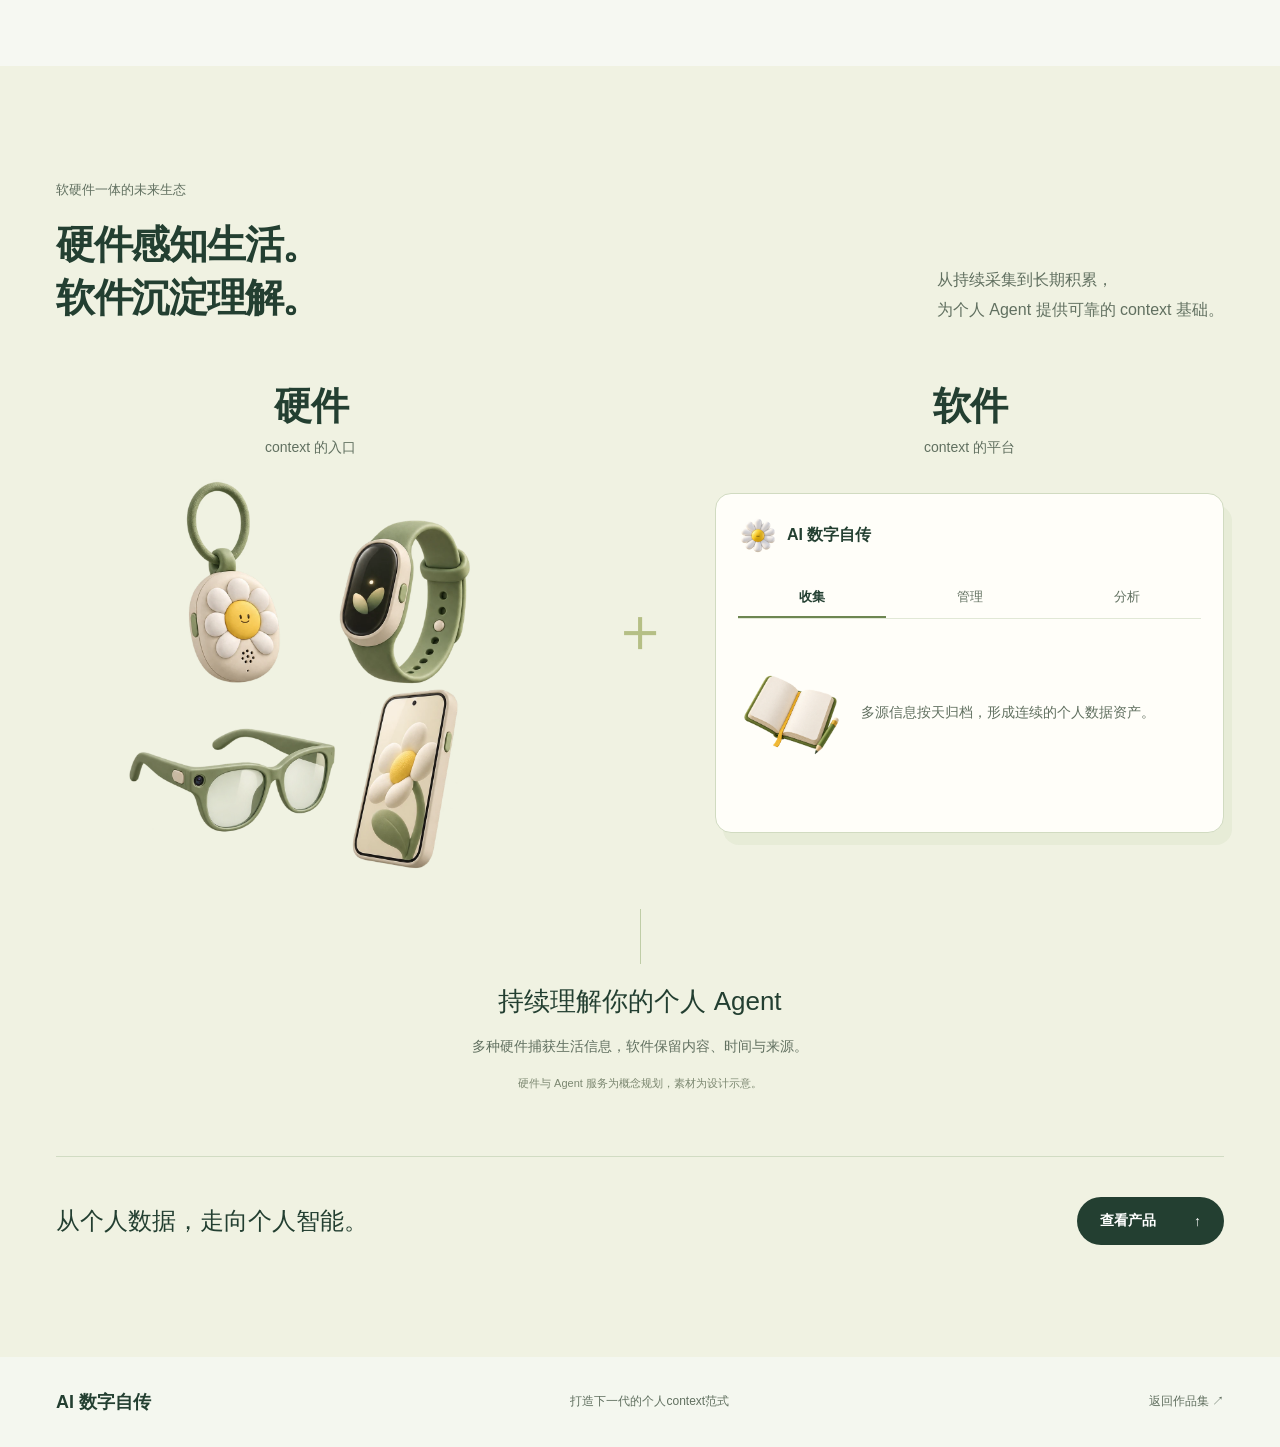
<file: autobio/index.html>
<!doctype html><html lang="zh-CN"><head>
<meta charset="utf-8"><meta name="robots" content="noindex,nofollow"><meta name="viewport" content="width=device-width,initial-scale=1"><meta name="theme-color" content="#f4f7ef"><meta name="description" content="AI 数字自传：汇集文字、影像与生活记录，按天沉淀自己的个人 context。"><title>AI 数字自传 · 下一代个人 context 范式</title><link rel="icon" href="data:,"><link rel="stylesheet" href="showcase.css"><link rel="stylesheet" href="scenes.css"><script src="showcase.js" defer></script><script src="scenes.js" defer></script></head><body>
<a class="skip" href="#main">跳到正文</a>
<header class="site-header"><a class="brand" href="#top"><img class="brand-flower" src="assets/botanical-set/flower-logo.webp" width="48" height="48" alt="">AI 数字自传</a><nav aria-label="主导航"><a href="#collect">如何记录</a><a href="#product">产品</a><a href="#future">下一步</a></nav></header>
<main id="main">
<section class="hero wrap" id="top" aria-labelledby="hero-title">
<div class="hero-copy"><p class="hero-slogan">打造下一代的个人context范式</p><h1 id="hero-title">让每一天，<br>成为你的数字资产。</h1><p>自动捕获生活中的多模态信息，<br class="desktop-break">持续构建能够理解你的数字分身。</p><a class="button solid" href="#product">看看产品 <span aria-hidden="true">↗</span></a></div>
<div class="hero-garden" aria-hidden="true"><img class="garden-cloud" src="assets/botanical-set/cloud.webp" width="1254" height="1254" alt=""><img class="garden-tree" src="assets/botanical-set/tree.webp" width="1254" height="1254" alt=""><img class="garden-flower" src="assets/botanical-set/bloom.webp" width="1254" height="1254" alt="" fetchpriority="high"><img class="garden-rocks" src="assets/botanical-set/rocks.webp" width="1254" height="1254" alt=""></div>
<div class="hero-foot"><span>个人数据的长期积累，始于每一个日常。</span><a href="#data-loss" aria-label="继续阅读" title="继续阅读">↓</a></div></section>
<section class="data-loss section" id="data-loss" aria-labelledby="loss-title"><div class="wrap loss-grid">
<div class="loss-copy"><p class="section-kicker">从一个被忽略的问题开始</p><h2 id="loss-title">人每天都在生成数据。<br>没有被捕获的，<br>正在不断蒸发。</h2><p>一句话、一个念头、一段影像、一次心跳。生活产生的信息，远比我们主动记录的更多。</p><div class="loss-controls" role="group" aria-label="查看数据流失或捕获"><button data-capture="off" aria-pressed="true">自然流失</button><button data-capture="on" aria-pressed="false">开始捕获</button></div><p class="loss-outcome" id="loss-outcome" aria-live="polite">信息不断产生，却没有形成可积累的资产。</p></div>
<div class="evaporation motion-scene" id="evaporation" aria-label="向日葵生成不同类型的数据泡泡，未捕获时逐渐消失">
<button class="motion-toggle" data-motion-toggle aria-label="暂停动画" title="暂停动画">Ⅱ</button>
<img class="emitter-flower" src="assets/botanical-set/bloom.webp" width="1254" height="1254" alt="" loading="lazy">
<div class="bubble-field" aria-hidden="true"><span class="data-bubble" style="--dx:-180px;--dy:-240px;--delay:0.0s;--sx:16%;--sy:20%">文字</span><span class="data-bubble" style="--dx:130px;--dy:-260px;--delay:-1.05s;--sx:72%;--sy:15%">语音</span><span class="data-bubble" style="--dx:-70px;--dy:-310px;--delay:-2.1s;--sx:42%;--sy:10%">想法</span><span class="data-bubble" style="--dx:205px;--dy:-110px;--delay:-3.1500000000000004s;--sx:86%;--sy:38%">影像</span><span class="data-bubble" style="--dx:-205px;--dy:-95px;--delay:-4.2s;--sx:12%;--sy:46%">心情</span><span class="data-bubble" style="--dx:80px;--dy:-190px;--delay:-5.25s;--sx:69%;--sy:43%">身体数据</span></div><div class="catcher"><img src="assets/botanical-set/notebook.webp" alt="" width="1254" height="1254"><span>个人数据资产</span><small id="capture-count">等待捕获</small></div>
</div></div>
<div class="wrap fragmented"><div class="fragmented-copy"><h3>记录的成本高，数据的分布散。</h3><p>纸笔日记依赖主动书写，难以覆盖多模态信息。已有数据分散在不同设备和应用中，缺少统一的时间线与关联。</p></div><div class="source-islands"><figure><img src="assets/botanical-set/camera.webp" alt="" width="1254" height="1254" loading="lazy"><figcaption>相册</figcaption></figure><figure><img src="assets/botanical-set/notebook.webp" alt="" width="1254" height="1254" loading="lazy"><figcaption>备忘录</figcaption></figure><figure><img src="assets/botanical-set/audio.webp" alt="" width="1254" height="1254" loading="lazy"><figcaption>录音机</figcaption></figure><figure><img src="assets/botanical-set/hardware-kit.webp" alt="" width="1254" height="1254" loading="lazy"><figcaption>可穿戴设备</figcaption></figure></div></div></section>
<section class="collection section" id="collect" aria-labelledby="collect-title"><div class="wrap">
<div class="section-heading"><h2 id="collect-title">打造多模态、多维度的<br>个人 context。</h2><p>以天为单位连接影像、表达与生活指标，<br>让分散的数据成为连续的个人资产。</p></div>
<div class="capture-flow" aria-label="从分散记录到每日档案的流程"><div class="input-group"><div><img src="assets/botanical-set/camera.webp" alt="" width="1254" height="1254" loading="lazy"><span>照片与视频</span></div><div><img src="assets/botanical-set/notebook.webp" alt="" width="1254" height="1254" loading="lazy"><span>文字与想法</span></div><div><img src="assets/botanical-set/audio.webp" alt="" width="1254" height="1254" loading="lazy"><span>声音等更多来源<small>逐步接入</small></span></div></div><div class="flow-link"><span>捕获 · 归档</span><b aria-hidden="true">→</b></div>
<div class="day-sheet"><div class="sheet-heading"><span>一天的档案</span></div><div class="sheet-entry"><img src="assets/botanical-set/sun.webp" alt="" width="1254" height="1254" loading="lazy"><span>发生了什么<small>文字、影像、时间</small></span></div><div class="sheet-entry"><img src="assets/botanical-set/mood-calm.webp" alt="" width="1254" height="1254" loading="lazy"><span>当时的自己<small>感受、习惯、生活细节</small></span></div><div class="sheet-bottom">保留原始记录，也保留它们的关联。</div></div></div>
</div></section>
<section class="context-refinery section" id="structured-context" aria-labelledby="structured-title"><div class="wrap">
<div class="section-heading"><div><p class="section-kicker">从信息收集，到持续沉淀</p><h2 id="structured-title">沉淀为<mark>结构化</mark>的数据资产<br>与个人 context。</h2></div><p>将原始记录转化为有分类、有来源的个人信息，<br>随时间积累，持续更新对一个人的理解。</p></div>
<div class="context-layers">
<article class="context-layer subjective"><div class="layer-title"><img src="assets/botanical-set/mood-calm.webp" alt="" width="80" height="80" loading="lazy"><div><small>主观层</small><h3>我如何感受与思考</h3></div></div><dl><div><dt>想法与观点</dt><dd>我的判断、灵感，以及看待事情的方式</dd></div><div><dt>心情与感受</dt><dd>今天的情绪，以及它发生的具体情境</dd></div><div><dt>偏好与意愿</dt><dd>喜欢什么、在意什么、希望如何选择</dd></div></dl><p class="layer-source">依据：本人的表达与确认</p></article>
<article class="context-layer objective"><div class="layer-title"><img src="assets/botanical-set/hardware-grid.webp" alt="" width="80" height="80" loading="lazy"><div><small>客观层</small><h3>生活中实际发生了什么</h3></div></div><dl><div><dt>身体与作息</dt><dd>身体指标、睡眠时长与活动记录</dd></div><div><dt>时间与位置</dt><dd>何时、何地，经历了哪些事件</dd></div><div><dt>饮食与行动</dt><dd>吃了什么、做了什么、发生的频率</dd></div></dl><p class="layer-source">依据：设备数据与有来源的事实记录</p></article>
</div>
<div class="context-synthesis"><span aria-hidden="true">↓</span><div><h3>从两层记录中，归纳长期特征。</h3><p>饮食习惯、稳定偏好、近期状态与生活变化——保留依据，随新记录更新。</p></div><small>原始记录 → 分类提取 → 关联归纳 → 持续更新</small></div>
<div class="photo-fingerprint"><div class="fingerprint-visual"><img src="assets/botanical-set/journey.webp" alt="树林、花草与步道的场景示意" width="1254" height="1254" loading="lazy"><span>影像示意</span></div><div class="fingerprint-content"><p class="section-kicker">照片也能成为可理解的数据</p><h3>给每张照片，一句“语义指纹”。</h3><p>独立的影像 Agent 阅读画面，结合当天的文字、时间与位置，为照片生成一句话介绍，让影像进入检索与分析。</p><div class="fingerprint-tabs" role="tablist" aria-label="照片语义处理过程"><button id="fingerprint-tab-see" data-fingerprint="see" role="tab" aria-selected="true" aria-controls="fingerprint-panel">01 阅读画面</button><button id="fingerprint-tab-relate" data-fingerprint="relate" role="tab" aria-selected="false" tabindex="-1" aria-controls="fingerprint-panel">02 结合上下文</button><button id="fingerprint-tab-index" data-fingerprint="index" role="tab" aria-selected="false" tabindex="-1" aria-controls="fingerprint-panel">03 形成指纹</button></div><div class="fingerprint-result" id="fingerprint-panel" role="tabpanel" aria-labelledby="fingerprint-tab-see"><small id="fingerprint-label">画面观察</small><p id="fingerprint-text">一条弯曲的步道穿过树林，路旁分布着花草与石头。</p><div id="fingerprint-tags"><span>树林</span><span>花草</span><span>步道</span></div></div><p class="fingerprint-note">处理流程示意 · 原图、时间与上下文一并保留；一句话描述用于语义检索。</p></div></div>
</div></section>
<section class="native section wrap" id="native" aria-labelledby="native-title"><div class="section-heading"><div><p class="section-kicker">面向 Agent 的数据基础</p><h2 id="native-title">AI-Native 的结构化数据。</h2></div><p>不仅保留内容，也保留时间、来源与关系。<br>让 AI 能够阅读、检索，并进行跨维度分析。</p></div><div class="native-layout"><div class="native-map"><div class="native-origin"><img src="assets/botanical-set/notebook.webp" alt="" width="1254" height="1254" loading="lazy"><span>一天的生活</span></div><div class="native-tabs" role="tablist" aria-label="查看数据组织方式"><button role="tab" id="native-markdown" data-native="markdown" aria-selected="true" aria-controls="native-panel">Markdown 文档<span>保留叙事与感受</span></button><button role="tab" id="native-metadata" data-native="metadata" aria-selected="false" tabindex="-1" aria-controls="native-panel">JSON 元数据<span>索引时间与来源</span></button><button role="tab" id="native-links" data-native="links" aria-selected="false" tabindex="-1" aria-controls="native-panel">跨维度关联<span>连接事件与生活指标</span></button></div></div><div class="native-document" id="native-panel" role="tabpanel" aria-labelledby="native-markdown"><div class="document-bar"><span id="native-filename">2026-06-05.md</span><small id="native-status">格式示意</small></div><pre id="native-code"></pre><p id="native-description"></p></div></div><p class="native-footnote">已采用 Markdown、媒体文件与 JSON 元数据；事件语义关联为扩展设计。</p></section>
<section class="insight section" id="insight" aria-labelledby="insight-title"><div class="wrap"><div class="section-heading"><h2 id="insight-title">从大量的数字资产中，<br>找到潜在的行为关联。</h2></div><div class="memory-question"><p>上周的今天，晚饭吃了什么？<br>那天晚上，你又是几点睡的？</p><button class="button outline" id="recall-day" aria-expanded="false" aria-controls="day-evidence">翻开那一天 <span aria-hidden="true">↗</span></button></div><div class="day-evidence" id="day-evidence"><div class="life-pair"><figure><img src="assets/botanical-set/home.webp" alt="餐食示意" width="1254" height="1254" loading="lazy"><figcaption><strong>饮食记录</strong><span class="recall-value">晚餐内容与发生时间</span></figcaption></figure><span class="pair-link" aria-hidden="true">↔</span><figure><img src="assets/botanical-set/moon.webp" alt="睡眠示意" width="1254" height="1254" loading="lazy"><figcaption><strong>睡眠记录</strong><span class="recall-value">入睡时间与夜间状态</span></figcaption></figure></div><div class="correlation-copy"><h3 id="correlation-title">记忆会淡去，记录可以保留。</h3><p id="correlation-description">当饮食、睡眠、情绪与习惯进入同一条时间线，单个数据点就有了可以相互参照的上下文。</p><p class="correlation-next">跨日回看，识别反复出现的模式，形成可验证的生活洞察。</p></div></div></div></section>
<section class="product section" id="product" aria-labelledby="product-title"><div class="wrap"><div class="section-heading"><h2 id="product-title">产品：属于你的数字自传</h2><p>一个自动搜集、管理、分析你的数字资产的平台</p></div>
<div class="product-tabs" role="tablist" aria-label="产品功能"><button id="tab-day" role="tab" aria-selected="true" aria-controls="product-panel" data-product="day">每天的自传</button><button id="tab-month" role="tab" aria-selected="false" tabindex="-1" aria-controls="product-panel" data-product="month">每月总结</button><button id="tab-habits" role="tab" aria-selected="false" tabindex="-1" aria-controls="product-panel" data-product="habits">习惯打卡</button><button id="tab-materials" role="tab" aria-selected="false" tabindex="-1" aria-controls="product-panel" data-product="materials">素材与专题</button></div>
<div id="product-panel" role="tabpanel" aria-labelledby="tab-day" tabindex="0"><div class="product-description"><h3 id="feature-title">文字、照片和当时的感受，都在这一天。</h3><p id="feature-description">按时间回看当天的影像与文字，补充细节，保留值得记住的片段。</p></div><div class="screen-wrap" id="screen-wrap"><button class="screen-button" id="screen-button" aria-label="放大查看每天的自传界面"><img id="product-image" src="assets/product-day-private.webp" alt="日记详情真实界面，左侧照片，右侧当天文字" width="1440" height="1000" loading="lazy"><span class="zoom-icon" aria-hidden="true">↗</span></button><div class="screen-state" id="screen-state" hidden role="status"><span id="screen-message">正在加载界面…</span><button id="screen-retry" hidden>重试</button></div></div><div class="memory-collections" id="memory-collections" hidden><button data-memory="travel"><img src="assets/botanical-set/travel-memory.webp" alt="山间旅行回忆的生成插画" width="1254" height="1254" loading="lazy"><span>一段旅行的回忆 <b aria-hidden="true">↗</b></span><small>照片 · 路线 · 当时的感受</small></button><button data-memory="birthday"><img src="assets/botanical-set/birthday-memory.webp" alt="生日回忆的生成插画" width="1254" height="1254" loading="lazy"><span>一次生日的回忆 <b aria-hidden="true">↗</b></span><small>片段 · 祝福 · 一起庆祝的人</small></button></div></div>
<p class="screen-caption" id="screen-caption">真实产品界面；照片已模糊，正文与统计为演示内容。</p><div class="product-facts"><p><strong>保留自己的文风</strong><span>AI 转写参考已有日记，先看候选，再决定采用。</span></p><p><strong>记录可带走</strong><span>Markdown、媒体文件与结构化数据。</span></p></div></div></section>
<section class="context-network section" id="ownership" aria-labelledby="ownership-title"><div class="wrap"><div class="section-heading"><div><p class="section-kicker">由你掌握的 context</p><h2 id="ownership-title">智能可以更换。<br>理解持续积累。</h2></div><p>让不同的 Agent 按需连接你的个人 context。<br>换一个 AI，无需重新介绍自己。</p></div><div class="constellation motion-scene" id="constellation"><button class="motion-toggle" data-motion-toggle aria-label="暂停动画" title="暂停动画">Ⅱ</button><svg class="network-lines" aria-hidden="true"></svg><div class="person-core" id="person-core"><img src="assets/botanical-set/context-person.webp" alt="代表个人数字分身的立体人形" width="1254" height="1254" loading="lazy"><span>你的数字分身</span></div><button class="context-orb" data-context="travel" style="--x:30%;--y:25%;--mx:18%;--my:18%" aria-pressed="false"><img src="assets/botanical-set/journey.webp" alt="" width="1254" height="1254" loading="lazy"><span>经历</span></button><button class="context-orb" data-context="photos" style="--x:50%;--y:12%;--mx:50%;--my:12%" aria-pressed="false"><img src="assets/botanical-set/camera.webp" alt="" width="1254" height="1254" loading="lazy"><span>影像</span></button><button class="context-orb" data-context="voice" style="--x:70%;--y:25%;--mx:82%;--my:18%" aria-pressed="false"><img src="assets/botanical-set/audio.webp" alt="" width="1254" height="1254" loading="lazy"><span>表达</span></button><button class="context-orb" data-context="sleep" style="--x:30%;--y:65%;--mx:18%;--my:67%" aria-pressed="false"><img src="assets/botanical-set/moon.webp" alt="" width="1254" height="1254" loading="lazy"><span>作息</span></button><button class="context-orb" data-context="habits" style="--x:50%;--y:77%;--mx:50%;--my:75%" aria-pressed="false"><img src="assets/botanical-set/sprout.webp" alt="" width="1254" height="1254" loading="lazy"><span>习惯</span></button><button class="context-orb" data-context="preferences" style="--x:70%;--y:65%;--mx:82%;--my:67%" aria-pressed="false"><img src="assets/botanical-set/mood-calm.webp" alt="" width="1254" height="1254" loading="lazy"><span>偏好</span></button><button class="network-agent" data-network-agent="creative" style="--x:8%;--y:46%;--mx:18%;--my:94%" aria-pressed="true">创作 Agent</button><button class="network-agent" data-network-agent="life" style="--x:92%;--y:46%;--mx:50%;--my:94%" aria-pressed="false">生活 Agent</button><button class="network-agent" data-network-agent="personal" style="--x:50%;--y:96%;--mx:82%;--my:94%" aria-pressed="false">个人 Agent</button></div><div class="network-detail"><p id="context-detail">影像：照片与视频，关联拍摄时间和当天记录。</p><div><strong id="network-agent-name">创作 Agent</strong><p id="network-agent-result" aria-live="polite">连接经历、影像与表达，组织有上下文的个人作品。</p></div></div><p class="network-note">授权连接为未来交互示意。选择 Agent 查看连接范围，选择 context 查看其内容。</p></div></section>
<section class="ecosystem section" id="future" aria-labelledby="future-title"><div class="wrap"><div class="section-heading"><div><p class="section-kicker">软硬件一体的未来生态</p><h2 id="future-title">硬件感知生活。<br>软件沉淀理解。</h2></div><p>从持续采集到长期积累，<br>为个人 Agent 提供可靠的 context 基础。</p></div><div class="ecosystem-formula"><div class="hardware-side"><div class="formula-label">硬件<small>context 的入口</small></div><img class="hardware-art" src="assets/botanical-set/hardware-grid.webp" alt="四宫格硬件概念：录音挂件、智能手环、智能眼镜、智能手机" width="1254" height="1254" loading="lazy"></div><span class="formula-plus" aria-hidden="true">＋</span><div class="software-side"><div class="formula-label">软件<small>context 的平台</small></div><div class="software-window"><div class="software-brand"><img src="assets/botanical-set/flower-logo.webp" width="40" height="40" alt="">AI 数字自传</div><div class="software-tabs" role="group" aria-label="软件平台能力"><button data-software="collect" aria-pressed="true">收集</button><button data-software="manage" aria-pressed="false">管理</button><button data-software="analyze" aria-pressed="false">分析</button></div><div class="software-content"><img id="software-art" src="assets/botanical-set/notebook.webp" width="1254" height="1254" alt=""><p id="software-description">多源信息按天归档，形成连续的个人数据资产。</p></div></div></div></div><div class="ecosystem-output"><span class="output-line" aria-hidden="true"></span><h3>持续理解你的个人 Agent</h3><p id="ecosystem-detail" aria-live="polite">多种硬件捕获生活信息，软件保留内容、时间与来源。</p><small>硬件与 Agent 服务为概念规划，素材为设计示意。</small></div><div class="next-step"><p>从个人数据，走向个人智能。</p><a class="button solid" href="#product">查看产品 <span aria-hidden="true">↑</span></a></div></div></section>
</main><footer class="site-footer wrap"><a class="brand" href="#top">AI 数字自传</a><span>打造下一代的个人context范式</span><a href="../">返回作品集 ↗</a></footer>
<dialog id="image-dialog" aria-labelledby="dialog-title"><div class="dialog-bar"><h2 id="dialog-title">每天的自传</h2><button id="dialog-close" aria-label="关闭图片" title="关闭图片">×</button></div><div class="dialog-body"><img id="expanded-image" alt=""><div id="memory-story" hidden></div><p id="dialog-error" hidden>图片加载失败，请关闭后重试。</p></div></dialog>
</body></html>
</file>
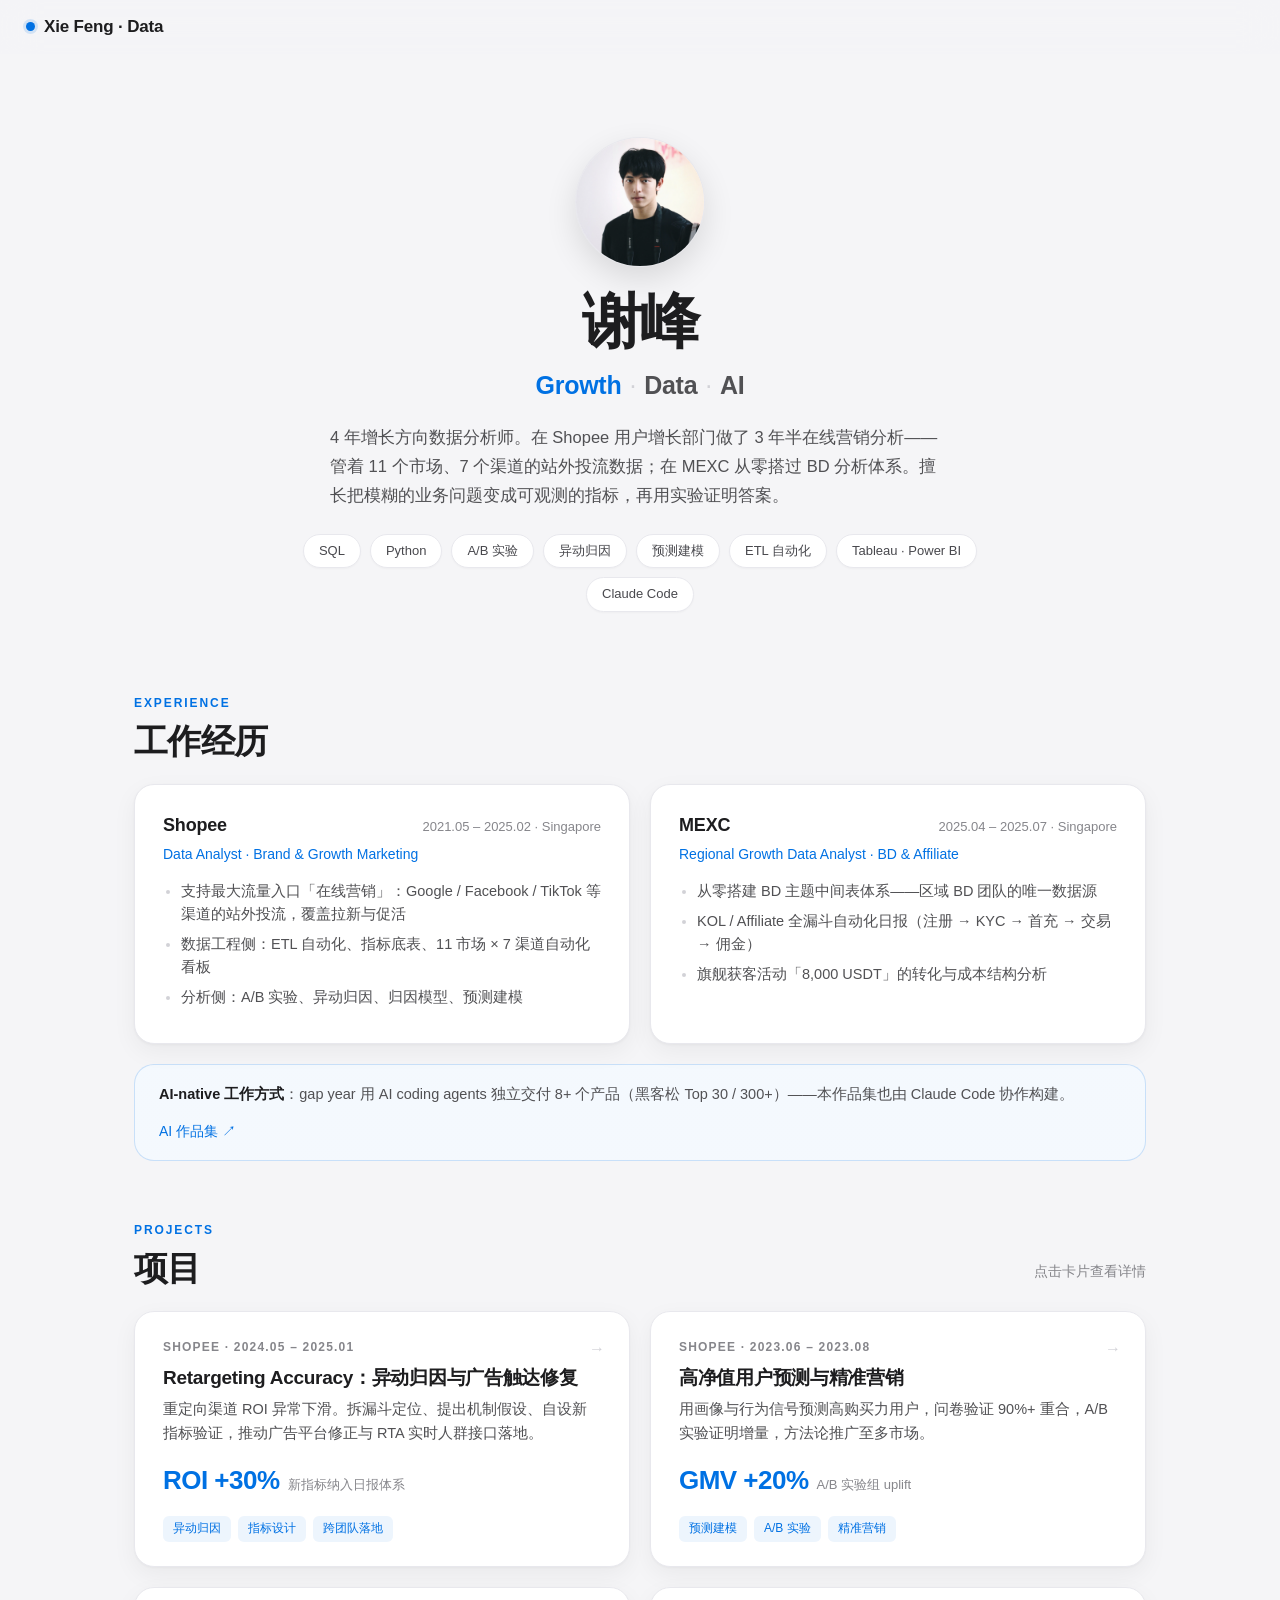
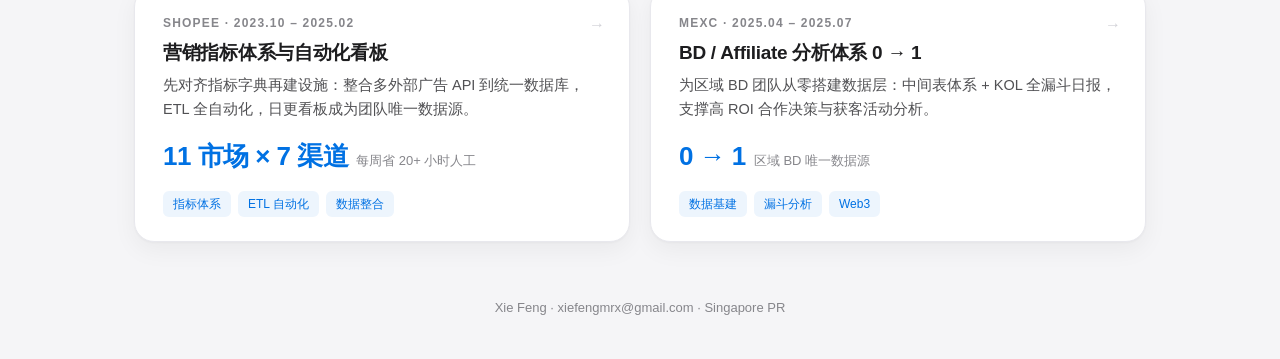
<file: da/index.html>
<!DOCTYPE html>
<html lang="zh-CN">
<head>
<meta charset="UTF-8">
<meta name="viewport" content="width=device-width,initial-scale=1">
<meta name="robots" content="noindex,nofollow">
<title>Xie Feng · Data Analytics Portfolio</title>
<link rel="stylesheet" href="assets/css/style.css">
</head>
<body>

<nav class="nav" id="nav">
  <div class="brand" onclick="go('home')"><span class="dot"></span>Xie Feng · Data</div>
  <button class="back" onclick="go('home')">‹ 返回</button>
</nav>

<!-- ============ HOME ============ -->
<div class="view" id="v-home">
  <header class="hero">
    <img class="hero-avatar" src="assets/img/avatar.jpg" alt="Xie Feng">
    <h1>谢峰</h1>
    <div class="tagline"><span class="b">Growth</span><i>·</i>Data<i>·</i>AI</div>
    <p class="about">4 年增长方向数据分析师。在 Shopee 用户增长部门做了 3 年半在线营销分析——管着 11 个市场、7 个渠道的站外投流数据；在 MEXC 从零搭过 BD 分析体系。擅长把模糊的业务问题变成可观测的指标，再用实验证明答案。</p>
    <div class="chips">
      <span class="chip">SQL</span><span class="chip">Python</span><span class="chip">A/B 实验</span>
      <span class="chip">异动归因</span><span class="chip">预测建模</span><span class="chip">ETL 自动化</span>
      <span class="chip">Tableau · Power BI</span><span class="chip">Claude Code</span>
    </div>
  </header>

  <section class="section">
    <div class="section-head">
      <div><div class="eyebrow">Experience</div><h2>工作经历</h2></div>
    </div>
    <div class="exp-grid">
      <div class="exp-card">
        <div class="co"><b>Shopee</b><span>2021.05 – 2025.02 · Singapore</span></div>
        <div class="role">Data Analyst · Brand &amp; Growth Marketing</div>
        <ul>
          <li>支持最大流量入口「在线营销」：Google / Facebook / TikTok 等渠道的站外投流，覆盖拉新与促活</li>
          <li>数据工程侧：ETL 自动化、指标底表、11 市场 × 7 渠道自动化看板</li>
          <li>分析侧：A/B 实验、异动归因、归因模型、预测建模</li>
        </ul>
      </div>
      <div class="exp-card">
        <div class="co"><b>MEXC</b><span>2025.04 – 2025.07 · Singapore</span></div>
        <div class="role">Regional Growth Data Analyst · BD &amp; Affiliate</div>
        <ul>
          <li>从零搭建 BD 主题中间表体系——区域 BD 团队的唯一数据源</li>
          <li>KOL / Affiliate 全漏斗自动化日报（注册 → KYC → 首充 → 交易 → 佣金）</li>
          <li>旗舰获客活动「8,000 USDT」的转化与成本结构分析</li>
        </ul>
      </div>
    </div>
    <div class="ai-strip">
      <p><b>AI-native 工作方式</b>：gap year 用 AI coding agents 独立交付 8+ 个产品（黑客松 Top 30 / 300+）——本作品集也由 Claude Code 协作构建。</p>
      <a href="https://xf-aiportfolio.onrender.com" target="_blank" rel="noopener">AI 作品集 ↗</a>
    </div>
  </section>

  <section class="section">
    <div class="section-head">
      <div><div class="eyebrow">Projects</div><h2>项目</h2></div>
      <div class="hint">点击卡片查看详情</div>
    </div>
    <div class="proj-grid">
      <div class="proj-card" onclick="go('rtg')">
        <div class="p-kicker">Shopee · 2024.05 – 2025.01</div>
        <h3>Retargeting Accuracy：异动归因与广告触达修复</h3>
        <p class="p-sum">重定向渠道 ROI 异常下滑。拆漏斗定位、提出机制假设、自设新指标验证，推动广告平台修正与 RTA 实时人群接口落地。</p>
        <div class="p-stat">ROI +30%<small>新指标纳入日报体系</small></div>
        <div class="tags"><span class="tag">异动归因</span><span class="tag">指标设计</span><span class="tag">跨团队落地</span></div>
        <span class="go">→</span>
      </div>
      <div class="proj-card" onclick="go('ses')">
        <div class="p-kicker">Shopee · 2023.06 – 2023.08</div>
        <h3>高净值用户预测与精准营销</h3>
        <p class="p-sum">用画像与行为信号预测高购买力用户，问卷验证 90%+ 重合，A/B 实验证明增量，方法论推广至多市场。</p>
        <div class="p-stat">GMV +20%<small>A/B 实验组 uplift</small></div>
        <div class="tags"><span class="tag">预测建模</span><span class="tag">A/B 实验</span><span class="tag">精准营销</span></div>
        <span class="go">→</span>
      </div>
      <div class="proj-card" onclick="go('dash')">
        <div class="p-kicker">Shopee · 2023.10 – 2025.02</div>
        <h3>营销指标体系与自动化看板</h3>
        <p class="p-sum">先对齐指标字典再建设施：整合多外部广告 API 到统一数据库，ETL 全自动化，日更看板成为团队唯一数据源。</p>
        <div class="p-stat">11 市场 × 7 渠道<small>每周省 20+ 小时人工</small></div>
        <div class="tags"><span class="tag">指标体系</span><span class="tag">ETL 自动化</span><span class="tag">数据整合</span></div>
        <span class="go">→</span>
      </div>
      <div class="proj-card" onclick="go('mexc')">
        <div class="p-kicker">MEXC · 2025.04 – 2025.07</div>
        <h3>BD / Affiliate 分析体系 0 → 1</h3>
        <p class="p-sum">为区域 BD 团队从零搭建数据层：中间表体系 + KOL 全漏斗日报，支撑高 ROI 合作决策与获客活动分析。</p>
        <div class="p-stat">0 → 1<small>区域 BD 唯一数据源</small></div>
        <div class="tags"><span class="tag">数据基建</span><span class="tag">漏斗分析</span><span class="tag">Web3</span></div>
        <span class="go">→</span>
      </div>
    </div>
  </section>

  <footer>Xie Feng · xiefengmrx@gmail.com · Singapore PR</footer>
</div>

<!-- ============ RTG DETAIL ============ -->
<div class="view" id="v-rtg">
  <div class="d-wrap">
    <div class="d-head">
      <div class="tags"><span class="tag">异动归因</span><span class="tag">指标设计</span><span class="tag">跨团队落地</span></div>
      <h1>Retargeting Accuracy<br>异动归因与广告触达修复</h1>
      <p class="d-sub">一个面向非活跃用户的重定向渠道 ROI 持续低迷。我从漏斗拆解出发提出假设并快速分层验证，追到离线人群包机制，再设计按人群包计算的精准度指标锁定问题渠道，最终推动广告平台修正投放逻辑，并与产品团队共建 RTA（Real-Time API）实时人群接口从根源解决。</p>
      <div class="d-meta">Shopee · 2024.05 – 2025.01 · 角色：主导诊断与指标设计的数据分析师</div>
      <div class="stat-row">
        <div class="stat"><div class="n">+30%</div><div class="l">问题渠道 ROI 回到历史基线</div></div>
        <div class="stat"><div class="n g">~+20%</div><div class="l">RTA 推广后其他渠道 ROI（A/B 验证）</div></div>
        <div class="stat"><div class="n g">日报 KPI</div><div class="l">新指标长期纳入监测体系</div></div>
      </div>
    </div>

    <div class="block">
      <div class="b-kicker">00 · Background</div>
      <h2>背景：一个 Retargeting 渠道 ROI 突然下降</h2>
      <p class="b-text">重定向（Retargeting）广告面向<b>近期不活跃的老用户</b>，目标是把他们召回下单——站外投流里转化效率最高的一类。异常出现：某个重定向渠道的 ROI（GMV / Cost）<b>持续低于历史基线</b>，而预算还在照常消耗。</p>
      <figure>
        <svg viewBox="0 0 760 210" width="100%" role="img" aria-label="背景图">
          <defs><marker id="ar0" viewBox="0 0 10 10" refX="8" refY="5" markerWidth="7" markerHeight="7" orient="auto"><path d="M0 0L10 5L0 10z" fill="#86868b"/></marker></defs>
          <!-- left: what retargeting is -->
          <text x="170" y="32" text-anchor="middle" font-size="14" font-weight="650" fill="#1d1d1f">渠道定位</text>
          <rect x="30" y="52" width="130" height="58" rx="12" fill="#fff" stroke="#d2d2d7" stroke-width="1.5"/>
          <text x="95" y="77" text-anchor="middle" font-size="13.5" font-weight="600" fill="#1d1d1f">重定向广告</text>
          <text x="95" y="97" text-anchor="middle" font-size="12" fill="#86868b">站外渠道投放</text>
          <line x1="168" y1="81" x2="200" y2="81" stroke="#86868b" stroke-width="1.5" marker-end="url(#ar0)"/>
          <rect x="208" y="52" width="130" height="58" rx="12" fill="#fff" stroke="#d2d2d7" stroke-width="1.5"/>
          <text x="273" y="77" text-anchor="middle" font-size="13.5" font-weight="600" fill="#1d1d1f">非活跃老用户</text>
          <text x="273" y="97" text-anchor="middle" font-size="12" fill="#86868b">近期沉睡人群</text>
          <path d="M 273 118 C 273 150 160 150 120 122" fill="none" stroke="#1d9a5b" stroke-width="1.5" stroke-dasharray="5 4" marker-end="url(#ar0)"/>
          <text x="200" y="170" text-anchor="middle" font-size="12.5" fill="#1d9a5b">召回 → 回流下单</text>
          <!-- divider -->
          <line x1="380" y1="26" x2="380" y2="186" stroke="#e8e8ed" stroke-width="1.5"/>
          <!-- right: ROI trend -->
          <text x="570" y="32" text-anchor="middle" font-size="14" font-weight="650" fill="#1d1d1f">异常信号：ROI 持续低迷</text>
          <line x1="420" y1="166" x2="730" y2="166" stroke="#d2d2d7" stroke-width="1.5"/>
          <line x1="420" y1="76" x2="730" y2="76" stroke="#86868b" stroke-width="1.2" stroke-dasharray="6 5"/>
          <text x="726" y="66" text-anchor="end" font-size="12" fill="#86868b">历史基线</text>
          <polyline points="430,82 490,88 540,104 590,128 660,142 720,146" fill="none" stroke="#e8590c" stroke-width="2.5" stroke-linecap="round"/>
          <text x="660" y="128" text-anchor="middle" font-size="12.5" font-weight="600" fill="#e8590c">ROI ↓ 预算照常消耗</text>
        </svg>
      </figure>
    </div>

    <div class="block">
      <div class="b-kicker">01 · Diagnosis</div>
      <h2>漏斗拆解：问题出在「谁被触达」</h2>
      <p class="b-text">ROI（GMV / Cost）低迷，第一步不是猜原因，而是把用户旅程拆开看每一环。数据显示：曝光正常、<b>点击率不降反升、转化率显著下滑</b>。横向对比其他渠道均无异常，排除激励、季节与大盘因素——问题锁定在这个渠道「触达了谁」。</p>
      <figure>
        <svg viewBox="0 0 760 210" width="100%" role="img" aria-label="漏斗诊断图">
          <defs>
            <marker id="ar" viewBox="0 0 10 10" refX="8" refY="5" markerWidth="7" markerHeight="7" orient="auto"><path d="M0 0L10 5L0 10z" fill="#86868b"/></marker>
          </defs>
          <!-- stages -->
          <rect x="20" y="38" width="200" height="86" rx="14" fill="#fff" stroke="#d2d2d7" stroke-width="1.5"/>
          <text x="120" y="72" text-anchor="middle" font-size="17" font-weight="600" fill="#1d1d1f">曝光 Impression</text>
          <text x="120" y="100" text-anchor="middle" font-size="14" fill="#1d9a5b">✓ 正常</text>
          <line x1="228" y1="81" x2="272" y2="81" stroke="#86868b" stroke-width="1.5" marker-end="url(#ar)"/>
          <rect x="280" y="38" width="200" height="86" rx="14" fill="#fff" stroke="#0071e3" stroke-width="1.5"/>
          <text x="380" y="72" text-anchor="middle" font-size="17" font-weight="600" fill="#1d1d1f">点击 Click</text>
          <text x="380" y="100" text-anchor="middle" font-size="14" fill="#0071e3">↑ 不降反升（可疑）</text>
          <line x1="488" y1="81" x2="532" y2="81" stroke="#86868b" stroke-width="1.5" marker-end="url(#ar)"/>
          <rect x="540" y="38" width="200" height="86" rx="14" fill="#fff7f2" stroke="#e8590c" stroke-width="1.5"/>
          <text x="640" y="72" text-anchor="middle" font-size="17" font-weight="600" fill="#1d1d1f">转化 Conversion</text>
          <text x="640" y="100" text-anchor="middle" font-size="14" fill="#e8590c">↓ 显著下滑</text>
          <!-- conclusion -->
          <rect x="20" y="150" width="720" height="42" rx="10" fill="#f5f5f7"/>
          <text x="380" y="177" text-anchor="middle" font-size="14" fill="#515154">横向对照其他渠道无异常 → 排除激励 / 季节 / 大盘因素 → 问题锁定：<tspan font-weight="650" fill="#1d1d1f">这个渠道触达了谁？</tspan></text>
        </svg>
        <figcaption>用户旅程拆解：点击升、转化降的组合指向「触达人群失真」</figcaption>
      </figure>
    </div>

    <div class="block">
      <div class="b-kicker">02 · Hypothesis</div>
      <h2>假设与快速验证：广告打错了人</h2>
      <p class="b-text">点击升、转化降，像是广告触达了<b>本来就活跃、不需要召回的人</b>：他们爱点，但落地后发现不符合回归优惠，不下单。先用最快的办法验证：把点击用户<b>按距上次活跃的天数分层</b>。结果<b>很大一部分点击用户近期刚活跃过</b>，并非 30 天未登录的目标人群，假设初步成立。</p>
      <figure>
        <svg viewBox="0 0 760 236" width="100%" role="img" aria-label="点击用户按活跃天数分层">
          <text x="20" y="28" font-size="14" font-weight="650" fill="#1d1d1f">问题渠道的点击用户 · 按距上次活跃天数分层</text>
          <!-- rows -->
          <text x="190" y="72" text-anchor="end" font-size="13" fill="#515154">近 3 天活跃</text>
          <rect x="204" y="56" width="330" height="24" rx="6" fill="#e8590c" opacity=".88"/>
          <text x="190" y="112" text-anchor="end" font-size="13" fill="#515154">4–7 天</text>
          <rect x="204" y="96" width="210" height="24" rx="6" fill="#e8590c" opacity=".7"/>
          <text x="190" y="152" text-anchor="end" font-size="13" fill="#515154">8–29 天</text>
          <rect x="204" y="136" width="120" height="24" rx="6" fill="#e8590c" opacity=".5"/>
          <rect x="16" y="170" width="728" height="40" rx="10" fill="none" stroke="#1d9a5b" stroke-width="1.5" stroke-dasharray="6 5"/>
          <text x="190" y="196" text-anchor="end" font-size="13" font-weight="600" fill="#1d9a5b">30 天以上未登录</text>
          <rect x="204" y="180" width="90" height="24" rx="6" fill="#1d9a5b" opacity=".85"/>
          <text x="310" y="197" font-size="12.5" fill="#1d9a5b">← 投放目标：点击用户本应全部落在这一层</text>
          <!-- callout -->
          <text x="556" y="84" font-size="13" font-weight="650" fill="#e8590c">大量点击来自</text>
          <text x="556" y="104" font-size="13" font-weight="650" fill="#e8590c">近期活跃用户</text>
          <text x="556" y="126" font-size="12.5" fill="#86868b">爱点击，但不符合</text>
          <text x="556" y="144" font-size="12.5" fill="#86868b">回归优惠，不转化</text>
        </svg>
        <figcaption>示意图，条长不代表实际比例：点击人群明显偏向活跃用户，「打错人」得到初步证实</figcaption>
      </figure>
    </div>

    <div class="block">
      <div class="b-kicker">03 · Root Cause</div>
      <h2>为什么会打错人：离线人群包的两个风险</h2>
      <p class="b-text">投放靠离线人群包：后台把目标人群打包成文件交给渠道，渠道入库后再按包定向。这条链路有两处会让「交出去的人」和「实际打到的人」对不上：<b>名单在入库的几天里过时</b>，以及<b>渠道没有按名单投</b>。</p>
      <figure>
        <svg viewBox="0 0 760 244" width="100%" role="img" aria-label="离线人群包机制图">
          <defs><marker id="ar2" viewBox="0 0 10 10" refX="8" refY="5" markerWidth="7" markerHeight="7" orient="auto"><path d="M0 0L10 5L0 10z" fill="#86868b"/></marker>
          <marker id="ar2r" viewBox="0 0 10 10" refX="8" refY="5" markerWidth="7" markerHeight="7" orient="auto"><path d="M0 0L10 5L0 10z" fill="#e8590c"/></marker></defs>
          <!-- pipeline: 4 uniform boxes 160x84, gap 32 -->
          <rect x="12" y="20" width="160" height="84" rx="13" fill="#fff" stroke="#d2d2d7" stroke-width="1.5"/>
          <text x="92" y="50" text-anchor="middle" font-size="14" font-weight="600" fill="#1d1d1f">① Shopee 后台打包</text>
          <text x="92" y="72" text-anchor="middle" font-size="12" fill="#86868b">按画像圈选</text>
          <text x="92" y="90" text-anchor="middle" font-size="12" fill="#86868b">非活跃人群 → 人群包</text>
          <line x1="176" y1="62" x2="198" y2="62" stroke="#86868b" stroke-width="1.5" marker-end="url(#ar2)"/>
          <rect x="204" y="20" width="160" height="84" rx="13" fill="#fff" stroke="#d2d2d7" stroke-width="1.5"/>
          <text x="284" y="50" text-anchor="middle" font-size="14" font-weight="600" fill="#1d1d1f">② 传输给广告平台</text>
          <text x="284" y="76" text-anchor="middle" font-size="12" fill="#86868b">离线文件 · 一次性快照</text>
          <line x1="368" y1="62" x2="390" y2="62" stroke="#86868b" stroke-width="1.5" marker-end="url(#ar2)"/>
          <rect x="396" y="20" width="160" height="84" rx="13" fill="#fffbf0" stroke="#d9a406" stroke-width="1.5"/>
          <text x="476" y="50" text-anchor="middle" font-size="14" font-weight="600" fill="#1d1d1f">③ 平台消化入库</text>
          <text x="476" y="72" text-anchor="middle" font-size="12" font-weight="600" fill="#b28704">需 T + 2–3 天</text>
          <text x="476" y="90" text-anchor="middle" font-size="12" fill="#86868b">才能开始生效</text>
          <line x1="560" y1="62" x2="582" y2="62" stroke="#86868b" stroke-width="1.5" marker-end="url(#ar2)"/>
          <rect x="588" y="20" width="160" height="84" rx="13" fill="#fffbf0" stroke="#d9a406" stroke-width="1.5"/>
          <text x="668" y="50" text-anchor="middle" font-size="14" font-weight="600" fill="#1d1d1f">④ 按包定向投放</text>
          <text x="668" y="76" text-anchor="middle" font-size="12" fill="#86868b">渠道执行触达</text>
          <!-- risk arrows -->
          <line x1="476" y1="108" x2="476" y2="136" stroke="#e8590c" stroke-width="1.5" marker-end="url(#ar2r)"/>
          <line x1="668" y1="108" x2="668" y2="136" stroke="#e8590c" stroke-width="1.5" marker-end="url(#ar2r)"/>
          <!-- risk boxes: uniform 180x84, centered under ③④ -->
          <rect x="386" y="144" width="180" height="84" rx="13" fill="#fff7f2" stroke="#e8590c" stroke-width="1.5"/>
          <text x="476" y="172" text-anchor="middle" font-size="13.5" font-weight="650" fill="#e8590c">风险 ①：时效性偏移</text>
          <text x="476" y="194" text-anchor="middle" font-size="12" fill="#515154">打包后数天，部分用户已</text>
          <text x="476" y="212" text-anchor="middle" font-size="12" fill="#515154">从「非活跃」变回「活跃」</text>
          <rect x="578" y="144" width="180" height="84" rx="13" fill="#fff7f2" stroke="#e8590c" stroke-width="1.5"/>
          <text x="668" y="172" text-anchor="middle" font-size="13.5" font-weight="650" fill="#e8590c">风险 ②：执行偏离</text>
          <text x="668" y="194" text-anchor="middle" font-size="12" fill="#515154">渠道方（尤其小型 Agency）</text>
          <text x="668" y="212" text-anchor="middle" font-size="12" fill="#515154">可能不按人群包规则触达</text>
        </svg>
        <figcaption>离线人群包的完整链路</figcaption>
      </figure>
    </div>

    <div class="block">
      <div class="b-kicker">04 · Metric Design</div>
      <h2>把假设变成可观测的指标</h2>
      <p class="b-text">假设不能停在猜想。我定义了一个新指标 <b>Retargeting Accuracy</b>——衡量「点进来的人里，有多少真的是我们要找的人」。验证结果：问题渠道的精准度比历史水平下降 30–40%，包外点击者画像证实为活跃用户；其他渠道精准度平稳——假设成立。</p>
      <div class="formula">
        <div class="f">Retargeting Accuracy =<span class="frac"><span class="top">在人群包中的点击用户</span><span class="bot">该广告全部点击用户</span></span></div>
        <div class="note">规模无关的比率型指标：不受投放量影响，可跨渠道、跨时间对比</div>
      </div>
      <figure>
        <svg viewBox="0 0 760 220" width="100%" role="img" aria-label="精准度对比图">
          <!-- left: problem channel -->
          <text x="190" y="28" text-anchor="middle" font-size="14.5" font-weight="650" fill="#1d1d1f">问题渠道</text>
          <rect x="90" y="60" width="80" height="110" rx="8" fill="#0071e3" opacity=".85"/>
          <text x="130" y="50" text-anchor="middle" font-size="13" fill="#86868b">历史水平</text>
          <rect x="220" y="115" width="80" height="55" rx="8" fill="#e8590c" opacity=".9"/>
          <text x="260" y="105" text-anchor="middle" font-size="13" fill="#e8590c" font-weight="600">↓ 30–40%</text>
          <line x1="60" y1="170" x2="330" y2="170" stroke="#d2d2d7" stroke-width="1.5"/>
          <text x="130" y="192" text-anchor="middle" font-size="12.5" fill="#86868b">修复前</text>
          <text x="260" y="192" text-anchor="middle" font-size="12.5" fill="#86868b">异常期</text>
          <!-- divider -->
          <line x1="390" y1="30" x2="390" y2="190" stroke="#e8e8ed" stroke-width="1.5"/>
          <!-- right: other channels -->
          <text x="570" y="28" text-anchor="middle" font-size="14.5" font-weight="650" fill="#1d1d1f">其他渠道（对照）</text>
          <rect x="470" y="62" width="80" height="108" rx="8" fill="#86868b" opacity=".45"/>
          <rect x="600" y="66" width="80" height="104" rx="8" fill="#86868b" opacity=".45"/>
          <text x="570" y="52" text-anchor="middle" font-size="13" fill="#1d9a5b">✓ 平稳无异常</text>
          <line x1="440" y1="170" x2="710" y2="170" stroke="#d2d2d7" stroke-width="1.5"/>
          <text x="510" y="192" text-anchor="middle" font-size="12.5" fill="#86868b">同期</text>
          <text x="640" y="192" text-anchor="middle" font-size="12.5" fill="#86868b">同期</text>
        </svg>
        <figcaption>问题渠道精准度大幅偏离历史水平，对照渠道平稳——假设得到数据验证</figcaption>
      </figure>
    </div>

    <div class="block">
      <div class="b-kicker">05 · Solution</div>
      <h2>短期修正 + 长期根治</h2>
      <p class="b-text">短期：拿日志级证据与广告平台对质，修正投放逻辑——<b>问题渠道 ROI 回到历史基线（+30%）</b>。长期：与产品团队共建 <b>RTA（Real-Time API）实时人群接口</b>，把「离线快照」换成「投放时实时校验」；经 A/B 测试验证后逐步推广至 Google、Facebook 等渠道，<b>整体 ROI 提升近 20%</b>。</p>
      <figure>
        <svg viewBox="0 0 760 250" width="100%" role="img" aria-label="解决方案图">
          <defs><marker id="ar3" viewBox="0 0 10 10" refX="8" refY="5" markerWidth="7" markerHeight="7" orient="auto"><path d="M0 0L10 5L0 10z" fill="#86868b"/></marker></defs>
          <text x="30" y="32" font-size="13" font-weight="700" fill="#0071e3" letter-spacing="2">短期 · 止血</text>
          <rect x="30" y="44" width="200" height="62" rx="12" fill="#fff" stroke="#d2d2d7" stroke-width="1.5"/>
          <text x="130" y="70" text-anchor="middle" font-size="14" font-weight="600" fill="#1d1d1f">日志级数据证据</text>
          <text x="130" y="92" text-anchor="middle" font-size="12.5" fill="#86868b">包外点击明细 + 画像分析</text>
          <line x1="238" y1="75" x2="278" y2="75" stroke="#86868b" stroke-width="1.5" marker-end="url(#ar3)"/>
          <rect x="286" y="44" width="200" height="62" rx="12" fill="#fff" stroke="#d2d2d7" stroke-width="1.5"/>
          <text x="386" y="70" text-anchor="middle" font-size="14" font-weight="600" fill="#1d1d1f">平台修正投放逻辑</text>
          <text x="386" y="92" text-anchor="middle" font-size="12.5" fill="#86868b">按人群包约束触达</text>
          <line x1="494" y1="75" x2="534" y2="75" stroke="#86868b" stroke-width="1.5" marker-end="url(#ar3)"/>
          <rect x="542" y="44" width="200" height="62" rx="12" fill="#fff" stroke="#0071e3" stroke-width="1.5"/>
          <text x="642" y="70" text-anchor="middle" font-size="14" font-weight="650" fill="#0071e3">问题渠道 ROI 回到基线</text>
          <text x="642" y="92" text-anchor="middle" font-size="12.5" fill="#515154">+30% · 精准度同步回升</text>
          <text x="30" y="152" font-size="13" font-weight="700" fill="#1d9a5b" letter-spacing="2">长期 · 根治</text>
          <rect x="30" y="164" width="200" height="62" rx="12" fill="#f0faf4" stroke="#1d9a5b" stroke-width="1.5"/>
          <text x="130" y="190" text-anchor="middle" font-size="14" font-weight="600" fill="#1d1d1f">RTA 实时人群接口</text>
          <text x="130" y="212" text-anchor="middle" font-size="12.5" fill="#1d9a5b">Real-Time API · 与产品共建</text>
          <line x1="238" y1="195" x2="278" y2="195" stroke="#1d9a5b" stroke-width="1.5" marker-end="url(#ar3)"/>
          <rect x="286" y="164" width="200" height="62" rx="12" fill="#fff" stroke="#d2d2d7" stroke-width="1.5"/>
          <text x="386" y="190" text-anchor="middle" font-size="14" font-weight="600" fill="#1d1d1f">A/B 测试验证</text>
          <text x="386" y="212" text-anchor="middle" font-size="12.5" fill="#86868b">实时校验 vs 离线快照</text>
          <line x1="494" y1="195" x2="534" y2="195" stroke="#1d9a5b" stroke-width="1.5" marker-end="url(#ar3)"/>
          <rect x="542" y="164" width="200" height="62" rx="12" fill="#f0faf4" stroke="#1d9a5b" stroke-width="1.5"/>
          <text x="642" y="190" text-anchor="middle" font-size="14" font-weight="650" fill="#1d9a5b">推广 Google / Facebook 等</text>
          <text x="642" y="212" text-anchor="middle" font-size="12.5" fill="#515154">其他渠道整体 ROI +~20%</text>
        </svg>
        <figcaption>短期止血把 ROI 拉回基线；长期 RTA 经 A/B 验证后推广，其他渠道整体 ROI 提升近 20%</figcaption>
      </figure>
    </div>

    <div class="block role-card">
      <div class="b-kicker">My Role</div>
      <h2>我的核心贡献</h2>
      <ul class="b-list">
        <li>① 从 ROI 异常出发拆漏斗，提出「打错人」假设并用活跃分层快速验证</li>
        <li>② 追到离线人群包机制，设计按人群包计算的精准度指标，锁定问题渠道</li>
        <li>③ 为短期修正与长期 RTA 方案持续提供数据支持与效果验收</li>
      </ul>
    </div>

    <div class="next"><a onclick="go('ses')">下一个项目：高净值用户预测 →</a></div>
  </div>
</div>

<!-- ============ SES DETAIL ============ -->
<div class="view" id="v-ses">
  <div class="d-wrap">
    <div class="d-head">
      <div class="tags"><span class="tag">预测建模</span><span class="tag">A/B 实验</span><span class="tag">精准营销</span></div>
      <h1>高净值用户预测与精准营销</h1>
      <p class="d-sub">PH 市场 GMV 增长乏力、营销预算有限。我建模预测「有购买力但尚未发力」的潜力用户，经问卷与 A/B 实验双重验证后分批推广，方法论复用至其他市场。</p>
      <div class="d-meta">Shopee · PH 市场 · 2023.06 – 2023.08</div>
      <div class="stat-row">
        <div class="stat"><div class="n">+20%</div><div class="l">实验组 GMV uplift（显著）</div></div>
        <div class="stat"><div class="n g">90%+</div><div class="l">预测池与问卷 ground truth 重合</div></div>
        <div class="stat"><div class="n g">多市场</div><div class="l">方法论复用 · 各市场重新训练</div></div>
      </div>
    </div>

    <div class="block">
      <div class="b-kicker">00 · Background</div>
      <h2>背景：GMV 的四条杠杆，三条已饱和</h2>
      <p class="b-text">PH 市场 GMV 增长乏力，年度方向是在转化侧做提升，而营销预算有限。用 GMV = 用户数 × 付费率 × 频次 × 客单价 盘点杠杆：前三条已趋饱和，<b>机会在客单价与投放针对性</b>。</p>
      <figure>
        <svg viewBox="0 0 760 132" width="100%" role="img" aria-label="GMV 四因子盘点">
          <rect x="12" y="20" width="160" height="96" rx="13" fill="#f5f5f7" stroke="#d2d2d7" stroke-width="1.5"/>
          <text x="92" y="48" text-anchor="middle" font-size="14" font-weight="600" fill="#515154">用户数（拉新）</text>
          <text x="92" y="72" text-anchor="middle" font-size="12" fill="#86868b">获客成本走高</text>
          <text x="92" y="90" text-anchor="middle" font-size="12" fill="#86868b">已饱和</text>
          <text x="188" y="74" text-anchor="middle" font-size="16" font-weight="600" fill="#86868b">×</text>
          <rect x="204" y="20" width="160" height="96" rx="13" fill="#f5f5f7" stroke="#d2d2d7" stroke-width="1.5"/>
          <text x="284" y="48" text-anchor="middle" font-size="14" font-weight="600" fill="#515154">付费率（转化）</text>
          <text x="284" y="72" text-anchor="middle" font-size="12" fill="#86868b">新手激励成熟</text>
          <text x="284" y="90" text-anchor="middle" font-size="12" fill="#86868b">已饱和</text>
          <text x="380" y="74" text-anchor="middle" font-size="16" font-weight="600" fill="#86868b">×</text>
          <rect x="396" y="20" width="160" height="96" rx="13" fill="#f5f5f7" stroke="#d2d2d7" stroke-width="1.5"/>
          <text x="476" y="48" text-anchor="middle" font-size="14" font-weight="600" fill="#515154">频次（复购）</text>
          <text x="476" y="72" text-anchor="middle" font-size="12" fill="#86868b">签到 · 积分体系完善</text>
          <text x="476" y="90" text-anchor="middle" font-size="12" fill="#86868b">已饱和</text>
          <text x="572" y="74" text-anchor="middle" font-size="16" font-weight="600" fill="#86868b">×</text>
          <rect x="588" y="20" width="160" height="96" rx="13" fill="#f0faf4" stroke="#1d9a5b" stroke-width="1.5"/>
          <text x="668" y="48" text-anchor="middle" font-size="14" font-weight="600" fill="#1d1d1f">客单价（针对性）</text>
          <text x="668" y="72" text-anchor="middle" font-size="12" fill="#515154">高购买力人群未被挖掘</text>
          <text x="668" y="90" text-anchor="middle" font-size="12" font-weight="600" fill="#1d9a5b">机会所在</text>
        </svg>
        <figcaption>GMV 增长杠杆盘点</figcaption>
      </figure>
    </div>

    <div class="block">
      <div class="b-kicker">01 · Target Definition</div>
      <h2>目标定义：预测「潜力」，不是圈「存量」</h2>
      <p class="b-text">不找「已经在买」的人——给不给激励他们都会买，增量有限。目标是<b>有购买力、有购物意愿、但当前消费未达顶部</b>的用户，这才是增量空间。</p>
      <figure>
        <svg viewBox="0 0 760 260" width="100%" role="img" aria-label="目标人群定义">
          <defs><marker id="ax" viewBox="0 0 10 10" refX="8" refY="5" markerWidth="7" markerHeight="7" orient="auto"><path d="M0 0L10 5L0 10z" fill="#86868b"/></marker></defs>
          <!-- axes -->
          <line x1="190" y1="206" x2="640" y2="206" stroke="#86868b" stroke-width="1.5" marker-end="url(#ax)"/>
          <line x1="190" y1="206" x2="190" y2="26" stroke="#86868b" stroke-width="1.5" marker-end="url(#ax)"/>
          <text x="652" y="210" font-size="12" fill="#86868b">购买力</text>
          <text x="190" y="16" text-anchor="middle" font-size="12" fill="#86868b">当前消费</text>
          <!-- split lines -->
          <line x1="400" y1="36" x2="400" y2="206" stroke="#e8e8ed" stroke-width="1.5" stroke-dasharray="5 4"/>
          <line x1="190" y1="121" x2="610" y2="121" stroke="#e8e8ed" stroke-width="1.5" stroke-dasharray="5 4"/>
          <!-- target cell -->
          <rect x="400" y="121" width="210" height="85" fill="#f0faf4" stroke="#1d9a5b" stroke-width="1.5"/>
          <!-- labels -->
          <text x="295" y="115" text-anchor="middle" font-size="13" font-weight="600" fill="#86868b">低购买力</text>
          <text x="295" y="137" text-anchor="middle" font-size="12" fill="#86868b">非目标</text>
          <text x="505" y="72" text-anchor="middle" font-size="13" font-weight="600" fill="#1d1d1f">高购买力 · 高消费</text>
          <text x="505" y="94" text-anchor="middle" font-size="12" fill="#86868b">已在贡献 GMV · 增量有限</text>
          <text x="505" y="157" text-anchor="middle" font-size="13" font-weight="600" fill="#1d9a5b">高购买力 · 低当前消费</text>
          <text x="505" y="179" text-anchor="middle" font-size="12" fill="#515154">目标：未被挖掘的潜力用户</text>
        </svg>
        <figcaption>目标人群定义</figcaption>
      </figure>
    </div>

    <div class="block">
      <div class="b-kicker">02 · Model</div>
      <h2>模型：两类特征，双维打分</h2>
      <p class="b-text">从历史数据提取两类特征，对用户在<b>购买力</b>与<b>购物意愿</b>两个维度打分，输出高潜力用户池。</p>
      <figure>
        <svg viewBox="0 0 760 232" width="100%" role="img" aria-label="模型结构">
          <defs><marker id="am" viewBox="0 0 10 10" refX="8" refY="5" markerWidth="7" markerHeight="7" orient="auto"><path d="M0 0L10 5L0 10z" fill="#86868b"/></marker></defs>
          <rect x="16" y="20" width="224" height="88" rx="13" fill="#fff" stroke="#d2d2d7" stroke-width="1.5"/>
          <text x="128" y="52" text-anchor="middle" font-size="14" font-weight="600" fill="#1d1d1f">用户画像特征</text>
          <text x="128" y="78" text-anchor="middle" font-size="12" fill="#86868b">设备档位 · 地区 · 年龄</text>
          <rect x="16" y="124" width="224" height="88" rx="13" fill="#fff" stroke="#d2d2d7" stroke-width="1.5"/>
          <text x="128" y="152" text-anchor="middle" font-size="14" font-weight="600" fill="#1d1d1f">购买行为特征</text>
          <text x="128" y="176" text-anchor="middle" font-size="12" fill="#86868b">Mall 订单 · 电子产品 · 信用卡</text>
          <text x="128" y="194" text-anchor="middle" font-size="12" fill="#86868b">品类广度 · 收藏价位</text>
          <line x1="244" y1="64" x2="296" y2="100" stroke="#86868b" stroke-width="1.5" marker-end="url(#am)"/>
          <line x1="244" y1="168" x2="296" y2="132" stroke="#86868b" stroke-width="1.5" marker-end="url(#am)"/>
          <rect x="300" y="72" width="180" height="88" rx="13" fill="#fff" stroke="#0071e3" stroke-width="1.5"/>
          <text x="390" y="104" text-anchor="middle" font-size="14" font-weight="600" fill="#1d1d1f">预测模型</text>
          <text x="390" y="130" text-anchor="middle" font-size="12" fill="#86868b">购买力 × 购物意愿 打分</text>
          <line x1="484" y1="116" x2="536" y2="116" stroke="#86868b" stroke-width="1.5" marker-end="url(#am)"/>
          <rect x="544" y="72" width="200" height="88" rx="13" fill="#f0faf4" stroke="#1d9a5b" stroke-width="1.5"/>
          <text x="644" y="104" text-anchor="middle" font-size="14" font-weight="600" fill="#1d1d1f">高潜力用户池</text>
          <text x="644" y="130" text-anchor="middle" font-size="12" fill="#1d9a5b">「还没发力」的用户</text>
        </svg>
        <figcaption>模型结构</figcaption>
      </figure>
    </div>

    <div class="block">
      <div class="b-kicker">03 · Validation</div>
      <h2>双重验证：先证「找对了人」，再证「有增量」</h2>
      <p class="b-text">第一层：与本地运营收集的收入及购物意愿问卷交叉验证，预测池与真实高净值池重合 <b>90%+</b>。</p>
      <figure>
        <svg viewBox="0 0 760 230" width="100%" role="img" aria-label="问卷交叉验证">
          <circle cx="310" cy="115" r="80" fill="rgba(0,113,227,.07)" stroke="#0071e3" stroke-width="1.5"/>
          <circle cx="350" cy="115" r="80" fill="rgba(29,154,91,.07)" stroke="#1d9a5b" stroke-width="1.5"/>
          <text x="218" y="108" text-anchor="end" font-size="13.5" font-weight="600" fill="#0071e3">模型预测池</text>
          <text x="218" y="128" text-anchor="end" font-size="11.5" fill="#86868b">行为打分</text>
          <text x="442" y="108" font-size="13.5" font-weight="600" fill="#1d9a5b">问卷判定池</text>
          <text x="442" y="128" font-size="11.5" fill="#86868b">ground truth</text>
          <text x="330" y="110" text-anchor="middle" font-size="15" font-weight="650" fill="#1d1d1f">90%+</text>
          <text x="330" y="130" text-anchor="middle" font-size="11.5" fill="#515154">重合</text>
          <text x="570" y="102" font-size="12" fill="#86868b">问卷：本地运营团队收集</text>
          <text x="570" y="122" font-size="12" fill="#86868b">测量收入与在线购物意愿</text>
        </svg>
        <figcaption>问卷交叉验证</figcaption>
      </figure>
      <p class="b-text" style="margin-top:20px">第二层：A/B 实验。<b>两组内部各随机分半</b>——一半发同一组激励（优惠券 · 站内信 · 推送）、一半不发，先在组内算出各自的因果 uplift，再做组间对比；窗口避开大促。结果：<b>实验组 uplift 显著高于控制组（+20%）</b>；计入券成本与核销率后，实验组 <b>ROI 亦更优</b>。</p>
      <figure>
        <svg viewBox="0 0 760 300" width="100%" role="img" aria-label="实验设计">
          <defs><marker id="ab" viewBox="0 0 10 10" refX="8" refY="5" markerWidth="7" markerHeight="7" orient="auto"><path d="M0 0L10 5L0 10z" fill="#86868b"/></marker></defs>
          <!-- exp container -->
          <rect x="16" y="20" width="344" height="118" rx="13" fill="#fff" stroke="#0071e3" stroke-width="1.5"/>
          <text x="188" y="46" text-anchor="middle" font-size="13.5" font-weight="600" fill="#1d1d1f">实验组 · 模型预测的潜力用户</text>
          <text x="188" y="64" text-anchor="middle" font-size="11.5" fill="#86868b">组内 50 / 50 随机</text>
          <rect x="32" y="76" width="150" height="46" rx="10" fill="#f0f7ff" stroke="#0071e3" stroke-width="1.2"/>
          <text x="107" y="104" text-anchor="middle" font-size="13" font-weight="600" fill="#1d1d1f">发激励</text>
          <rect x="194" y="76" width="150" height="46" rx="10" fill="#f5f5f7" stroke="#d2d2d7" stroke-width="1.2"/>
          <text x="269" y="104" text-anchor="middle" font-size="13" font-weight="600" fill="#515154">不发激励</text>
          <!-- ctrl container -->
          <rect x="16" y="164" width="344" height="118" rx="13" fill="#fff" stroke="#d2d2d7" stroke-width="1.5"/>
          <text x="188" y="190" text-anchor="middle" font-size="13.5" font-weight="600" fill="#1d1d1f">控制组 · 全量用户随机抽样</text>
          <text x="188" y="208" text-anchor="middle" font-size="11.5" fill="#86868b">组内 50 / 50 随机</text>
          <rect x="32" y="220" width="150" height="46" rx="10" fill="#f0f7ff" stroke="#0071e3" stroke-width="1.2"/>
          <text x="107" y="248" text-anchor="middle" font-size="13" font-weight="600" fill="#1d1d1f">发激励</text>
          <rect x="194" y="220" width="150" height="46" rx="10" fill="#f5f5f7" stroke="#d2d2d7" stroke-width="1.2"/>
          <text x="269" y="248" text-anchor="middle" font-size="13" font-weight="600" fill="#515154">不发激励</text>
          <!-- uplift chips -->
          <line x1="364" y1="79" x2="392" y2="90" stroke="#86868b" stroke-width="1.5" marker-end="url(#ab)"/>
          <rect x="398" y="68" width="146" height="56" rx="12" fill="#fff" stroke="#d2d2d7" stroke-width="1.5"/>
          <text x="471" y="92" text-anchor="middle" font-size="13.5" font-weight="650" fill="#1d1d1f">Uplift ①</text>
          <text x="471" y="112" text-anchor="middle" font-size="11.5" fill="#86868b">发 − 不发</text>
          <line x1="364" y1="223" x2="392" y2="212" stroke="#86868b" stroke-width="1.5" marker-end="url(#ab)"/>
          <rect x="398" y="178" width="146" height="56" rx="12" fill="#fff" stroke="#d2d2d7" stroke-width="1.5"/>
          <text x="471" y="202" text-anchor="middle" font-size="13.5" font-weight="650" fill="#1d1d1f">Uplift ②</text>
          <text x="471" y="222" text-anchor="middle" font-size="11.5" fill="#86868b">发 − 不发</text>
          <!-- compare -->
          <line x1="548" y1="96" x2="588" y2="128" stroke="#86868b" stroke-width="1.5" marker-end="url(#ab)"/>
          <line x1="548" y1="206" x2="588" y2="174" stroke="#86868b" stroke-width="1.5" marker-end="url(#ab)"/>
          <rect x="592" y="106" width="152" height="90" rx="13" fill="#f0faf4" stroke="#1d9a5b" stroke-width="1.5"/>
          <text x="668" y="136" text-anchor="middle" font-size="13.5" font-weight="600" fill="#1d1d1f">组间对比</text>
          <text x="668" y="158" text-anchor="middle" font-size="13.5" font-weight="650" fill="#1d9a5b">Uplift ① &gt; Uplift ②</text>
          <text x="668" y="180" text-anchor="middle" font-size="12" fill="#515154">+20% · 显著</text>
        </svg>
        <figcaption>实验设计：组内随机定因果，组间对比验模型</figcaption>
      </figure>
    </div>

    <div class="block">
      <div class="b-kicker">04 · Scale-up</div>
      <h2>推广：复用方法论，每个市场重新训练</h2>
      <p class="b-text">沉淀为标杆打法推广至其他市场。特征分布与用户行为因市场而异，直接迁移模型不可靠——<b>框架复用、参数各自重训</b>。</p>
      <figure>
        <svg viewBox="0 0 760 128" width="100%" role="img" aria-label="多市场推广路径">
          <defs><marker id="as" viewBox="0 0 10 10" refX="8" refY="5" markerWidth="7" markerHeight="7" orient="auto"><path d="M0 0L10 5L0 10z" fill="#86868b"/></marker></defs>
          <rect x="16" y="20" width="220" height="88" rx="13" fill="#fff" stroke="#d2d2d7" stroke-width="1.5"/>
          <text x="126" y="52" text-anchor="middle" font-size="14" font-weight="600" fill="#1d1d1f">PH 标杆项目</text>
          <text x="126" y="78" text-anchor="middle" font-size="12" fill="#86868b">模型 · 代码 · 特征工程</text>
          <line x1="240" y1="64" x2="278" y2="64" stroke="#86868b" stroke-width="1.5" marker-end="url(#as)"/>
          <rect x="284" y="20" width="220" height="88" rx="13" fill="#fff" stroke="#d2d2d7" stroke-width="1.5"/>
          <text x="394" y="52" text-anchor="middle" font-size="14" font-weight="600" fill="#1d1d1f">方法论移植</text>
          <text x="394" y="78" text-anchor="middle" font-size="12" fill="#86868b">培训各市场 BI · 提供代码模板</text>
          <line x1="508" y1="64" x2="546" y2="64" stroke="#86868b" stroke-width="1.5" marker-end="url(#as)"/>
          <rect x="552" y="20" width="192" height="88" rx="13" fill="#f0faf4" stroke="#1d9a5b" stroke-width="1.5"/>
          <text x="648" y="52" text-anchor="middle" font-size="14" font-weight="600" fill="#1d1d1f">各市场落地</text>
          <text x="648" y="78" text-anchor="middle" font-size="12" fill="#1d9a5b">本地重新训练与验证</text>
        </svg>
        <figcaption>多市场推广路径</figcaption>
      </figure>
    </div>

    <div class="block role-card">
      <div class="b-kicker">My Role</div>
      <h2>我的核心贡献</h2>
      <ul class="b-list">
        <li>① 从 GMV 四因子出发论证机会在「客单价与针对性」，确立「预测潜力而非存量」的目标定义</li>
        <li>② 设计并构建双维打分模型（画像 + 购买行为两类特征）</li>
        <li>③ 设计双重验证：问卷交叉验证 + A/B 实验量化增量</li>
        <li>④ 推广阶段负责方法论培训与代码模板，各市场由当地 BI 团队重训落地</li>
      </ul>
    </div>

    <div class="next"><a onclick="go('dash')">下一个项目：指标体系与自动化看板 →</a></div>
  </div>
</div>

<!-- ============ DASH DETAIL ============ -->
<div class="view" id="v-dash">
  <div class="d-wrap">
    <div class="d-head">
      <div class="tags"><span class="tag">指标体系</span><span class="tag">ETL 自动化</span><span class="tag">数据整合</span></div>
      <h1>营销指标体系与自动化看板</h1>
      <p class="d-sub">先与业务对齐指标字典和计算口径，再把散落在多个外部广告平台的数据整合进统一数据库，ETL 全自动化——让一个数字在所有团队只有一个含义。</p>
      <div class="d-meta">Shopee · 2023.10 – 2025.02</div>
      <div class="stat-row">
        <div class="stat"><div class="n">11 × 7</div><div class="l">市场 × 渠道 · 日更看板</div></div>
        <div class="stat"><div class="n g">20h+</div><div class="l">每周节省人工</div></div>
        <div class="stat"><div class="n g">唯一数据源</div><div class="l">流量与花费监控的 single source of truth</div></div>
      </div>
    </div>

    <div class="block">
      <div class="b-kicker">Pipeline</div>
      <h2>从分散 API 到统一看板</h2>
      <figure>
        <svg viewBox="0 0 760 230" width="100%" role="img" aria-label="数据管道图">
          <defs><marker id="ar5" viewBox="0 0 10 10" refX="8" refY="5" markerWidth="7" markerHeight="7" orient="auto"><path d="M0 0L10 5L0 10z" fill="#86868b"/></marker></defs>
          <rect x="20" y="20" width="150" height="38" rx="10" fill="#fff" stroke="#d2d2d7" stroke-width="1.4"/><text x="95" y="44" text-anchor="middle" font-size="13" fill="#1d1d1f">Google Ads API</text>
          <rect x="20" y="66" width="150" height="38" rx="10" fill="#fff" stroke="#d2d2d7" stroke-width="1.4"/><text x="95" y="90" text-anchor="middle" font-size="13" fill="#1d1d1f">Facebook API</text>
          <rect x="20" y="112" width="150" height="38" rx="10" fill="#fff" stroke="#d2d2d7" stroke-width="1.4"/><text x="95" y="136" text-anchor="middle" font-size="13" fill="#1d1d1f">TikTok API</text>
          <rect x="20" y="158" width="150" height="38" rx="10" fill="#fff" stroke="#d2d2d7" stroke-width="1.4"/><text x="95" y="182" text-anchor="middle" font-size="13" fill="#1d1d1f">第三方平台</text>
          <line x1="178" y1="109" x2="228" y2="109" stroke="#86868b" stroke-width="1.5" marker-end="url(#ar5)"/>
          <rect x="236" y="74" width="150" height="70" rx="13" fill="#fff" stroke="#0071e3" stroke-width="1.5"/>
          <text x="311" y="103" text-anchor="middle" font-size="14" font-weight="600" fill="#1d1d1f">ETL 自动化</text>
          <text x="311" y="124" text-anchor="middle" font-size="12" fill="#86868b">清洗 · 转换 · 落表</text>
          <line x1="394" y1="109" x2="444" y2="109" stroke="#86868b" stroke-width="1.5" marker-end="url(#ar5)"/>
          <rect x="452" y="74" width="140" height="70" rx="13" fill="#fff" stroke="#d2d2d7" stroke-width="1.5"/>
          <text x="522" y="103" text-anchor="middle" font-size="14" font-weight="600" fill="#1d1d1f">统一数据库</text>
          <text x="522" y="124" text-anchor="middle" font-size="12" fill="#86868b">质量与一致性校验</text>
          <line x1="600" y1="109" x2="650" y2="109" stroke="#86868b" stroke-width="1.5" marker-end="url(#ar5)"/>
          <rect x="658" y="60" width="86" height="98" rx="13" fill="#f0faf4" stroke="#1d9a5b" stroke-width="1.5"/>
          <text x="701" y="95" text-anchor="middle" font-size="14" font-weight="600" fill="#1d1d1f">日更看板</text>
          <text x="701" y="118" text-anchor="middle" font-size="12" fill="#1d9a5b">11 市场</text>
          <text x="701" y="136" text-anchor="middle" font-size="12" fill="#1d9a5b">7 渠道</text>
          <text x="380" y="215" text-anchor="middle" font-size="13" fill="#86868b">建设前置动作：与业务对齐指标字典与计算口径（spend / traffic / CPC / 转化 / ROI）——一个数字只有一个含义</text>
        </svg>
        <figcaption>指标字典先行 → 多源整合 → ETL 自动化 → 团队唯一数据源</figcaption>
      </figure>
    </div>

    <div class="next"><a onclick="go('mexc')">下一个项目：BD 分析体系 0 → 1 →</a></div>
  </div>
</div>

<!-- ============ MEXC DETAIL ============ -->
<div class="view" id="v-mexc">
  <div class="d-wrap">
    <div class="d-head">
      <div class="tags"><span class="tag">数据基建</span><span class="tag">漏斗分析</span><span class="tag">Web3</span></div>
      <h1>BD / Affiliate 分析体系 0 → 1</h1>
      <p class="d-sub">加入时区域 BD（affiliate marketing）团队没有任何分析基础设施。我从零设计 BD 主题中间表体系，把 affiliate、KOL、被推荐用户数据整合为统一分析层，并搭建全漏斗自动化日报。</p>
      <div class="d-meta">MEXC · 2025.04 – 2025.07 · Regional Growth Data Analyst</div>
      <div class="stat-row">
        <div class="stat"><div class="n">0 → 1</div><div class="l">BD 中间表体系从零搭建</div></div>
        <div class="stat"><div class="n g">全漏斗</div><div class="l">KOL / Affiliate 自动化日报</div></div>
        <div class="stat"><div class="n g">唯一数据源</div><div class="l">区域 BD 团队决策基础</div></div>
      </div>
    </div>

    <div class="block">
      <div class="b-kicker">Funnel</div>
      <h2>Partner 级全漏斗：每个 KOL 的完整价值链</h2>
      <p class="b-text">日报追踪每个 KOL / affiliate 带来用户的完整旅程，让 BD 能<b>加倍投入高 ROI 合作、砍掉低效合作</b>。另主导旗舰获客活动「8,000 USDT」的分层任务转化与成本结构分析，定位激活瓶颈。</p>
      <figure>
        <svg viewBox="0 0 760 150" width="100%" role="img" aria-label="KOL 漏斗图">
          <defs><marker id="ar6" viewBox="0 0 10 10" refX="8" refY="5" markerWidth="7" markerHeight="7" orient="auto"><path d="M0 0L10 5L0 10z" fill="#86868b"/></marker></defs>
          <g font-size="13.5" font-weight="600">
            <rect x="16" y="40" width="104" height="56" rx="11" fill="#fff" stroke="#d2d2d7" stroke-width="1.4"/><text x="68" y="73" text-anchor="middle" fill="#1d1d1f">注册</text>
            <rect x="140" y="40" width="104" height="56" rx="11" fill="#fff" stroke="#d2d2d7" stroke-width="1.4"/><text x="192" y="73" text-anchor="middle" fill="#1d1d1f">KYC</text>
            <rect x="264" y="40" width="104" height="56" rx="11" fill="#fff" stroke="#d2d2d7" stroke-width="1.4"/><text x="316" y="73" text-anchor="middle" fill="#1d1d1f">首充 FTD</text>
            <rect x="388" y="40" width="104" height="56" rx="11" fill="#fff" stroke="#d2d2d7" stroke-width="1.4"/><text x="440" y="73" text-anchor="middle" fill="#1d1d1f">首次交易</text>
            <rect x="512" y="40" width="104" height="56" rx="11" fill="#fff" stroke="#d2d2d7" stroke-width="1.4"/><text x="564" y="66" text-anchor="middle" fill="#1d1d1f">现货 / 合约</text><text x="564" y="86" text-anchor="middle" font-size="12" font-weight="400" fill="#86868b">交易量</text>
            <rect x="636" y="40" width="108" height="56" rx="11" fill="#f0faf4" stroke="#1d9a5b" stroke-width="1.4"/><text x="690" y="73" text-anchor="middle" fill="#1d1d1f">佣金支出</text>
          </g>
          <line x1="122" y1="68" x2="136" y2="68" stroke="#86868b" stroke-width="1.4" marker-end="url(#ar6)"/>
          <line x1="246" y1="68" x2="260" y2="68" stroke="#86868b" stroke-width="1.4" marker-end="url(#ar6)"/>
          <line x1="370" y1="68" x2="384" y2="68" stroke="#86868b" stroke-width="1.4" marker-end="url(#ar6)"/>
          <line x1="494" y1="68" x2="508" y2="68" stroke="#86868b" stroke-width="1.4" marker-end="url(#ar6)"/>
          <line x1="618" y1="68" x2="632" y2="68" stroke="#86868b" stroke-width="1.4" marker-end="url(#ar6)"/>
          <text x="380" y="130" text-anchor="middle" font-size="13" fill="#86868b">按 KOL / affiliate / 区域 / 渠道切分 · 自动化日报 · ROI 排序驱动合作决策</text>
        </svg>
        <figcaption>Partner 级漏斗：从注册到佣金的完整价值链追踪</figcaption>
      </figure>
    </div>

    <div class="next"><a onclick="go('rtg')">回到第一个项目：Retargeting Accuracy →</a></div>
  </div>
</div>

<script src="assets/js/app.js"></script>
</body>
</html>
</file>
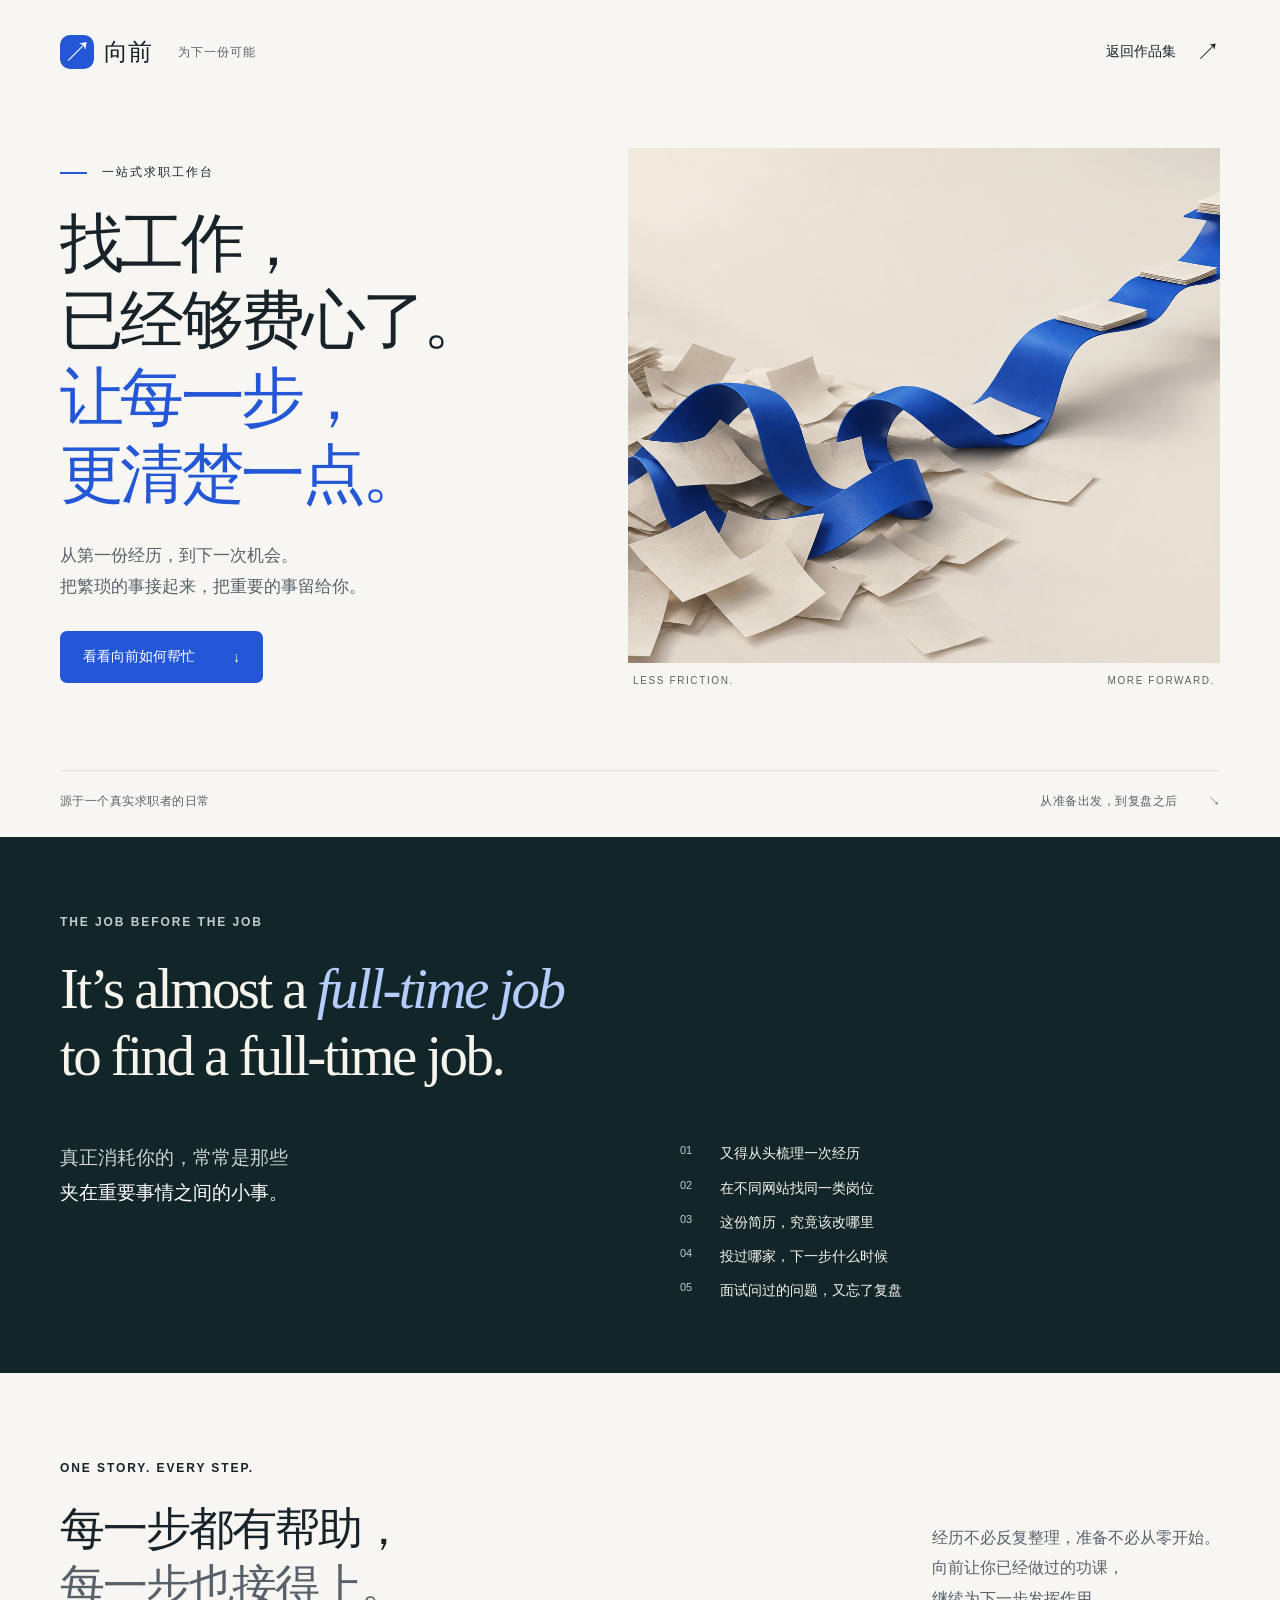
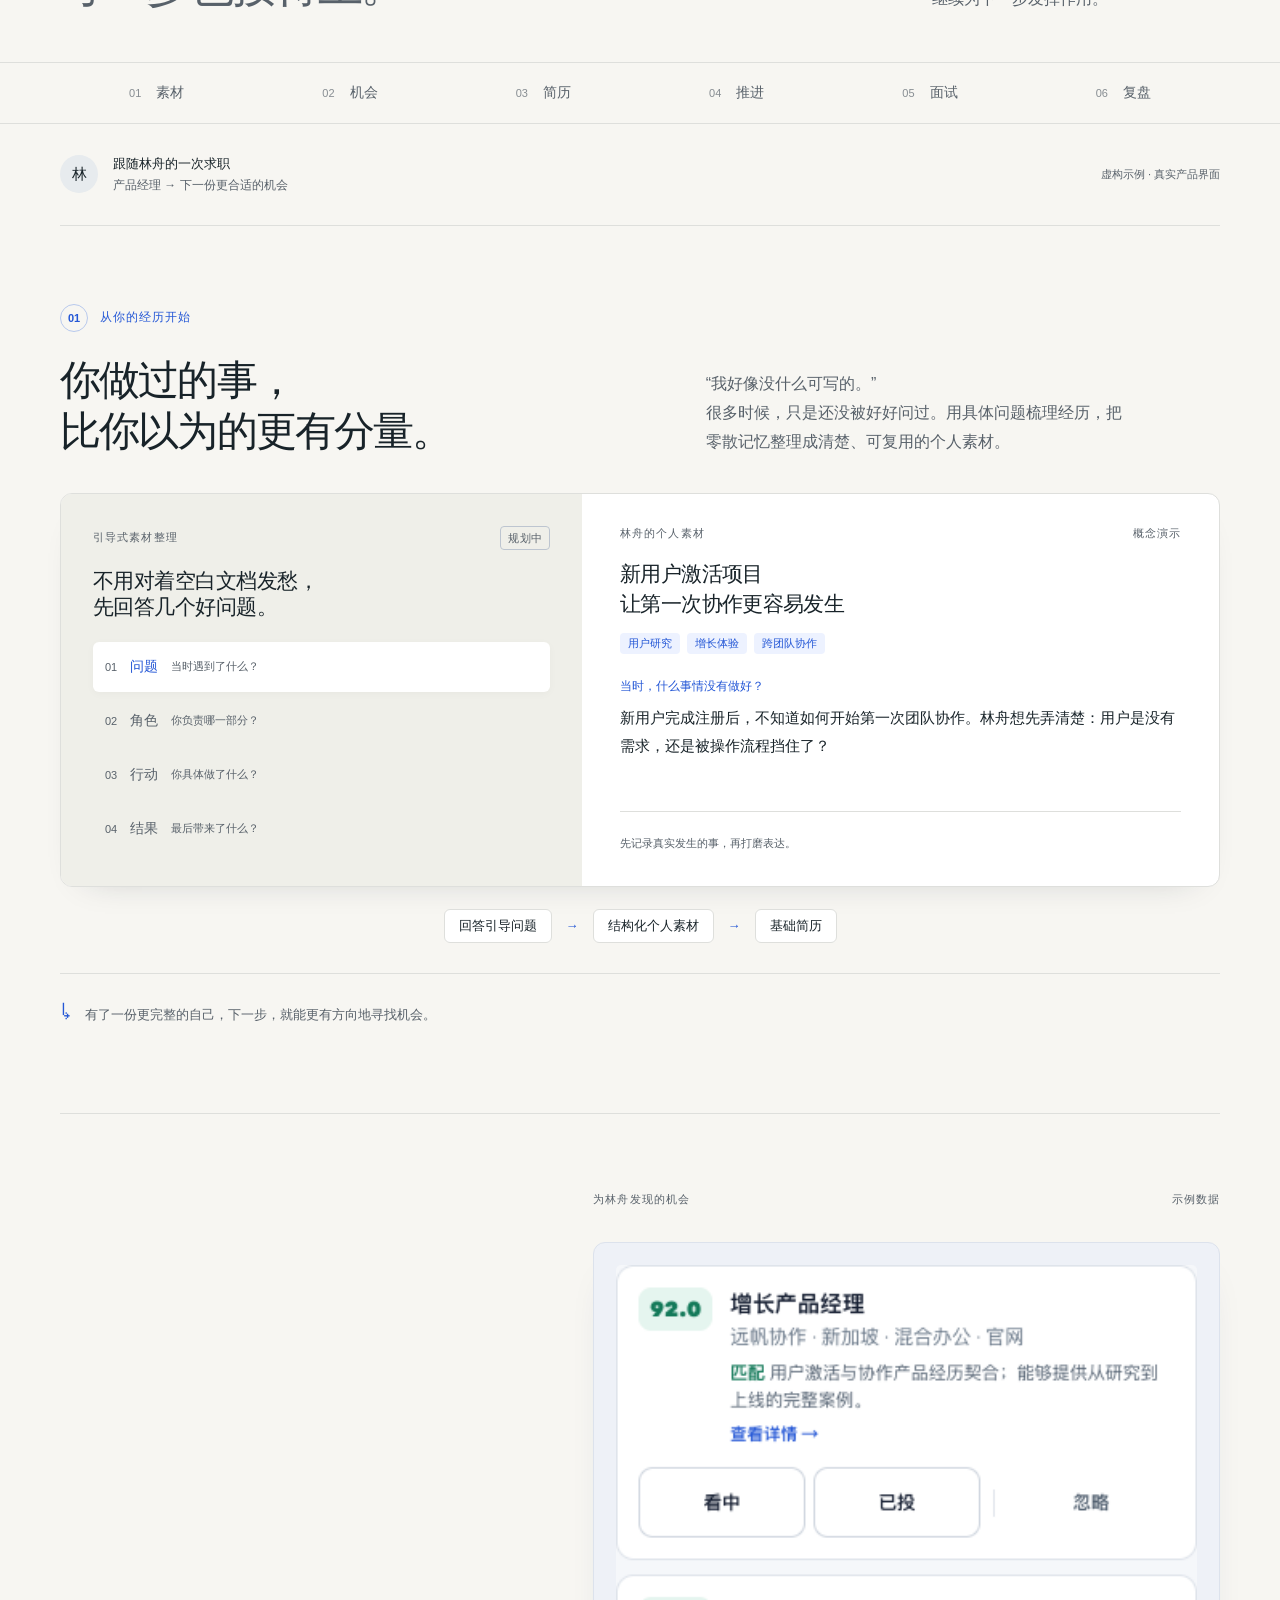
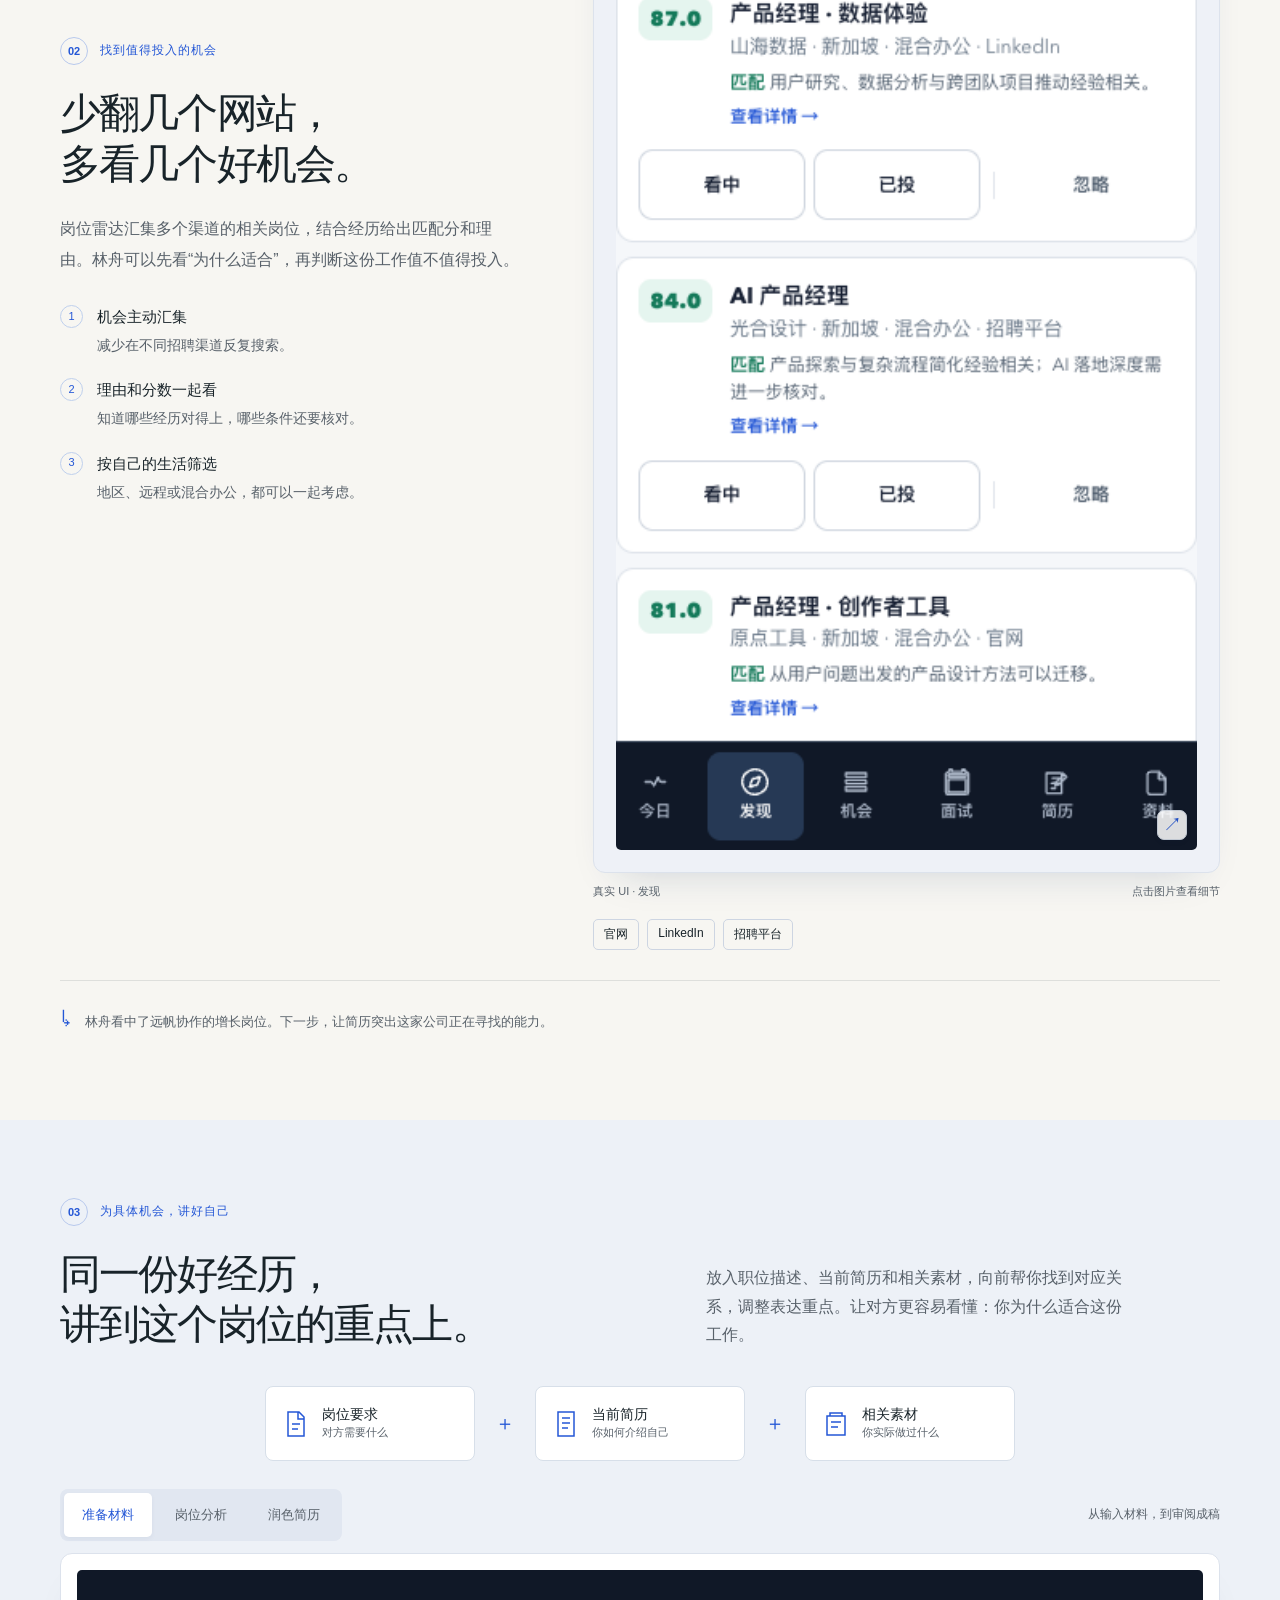
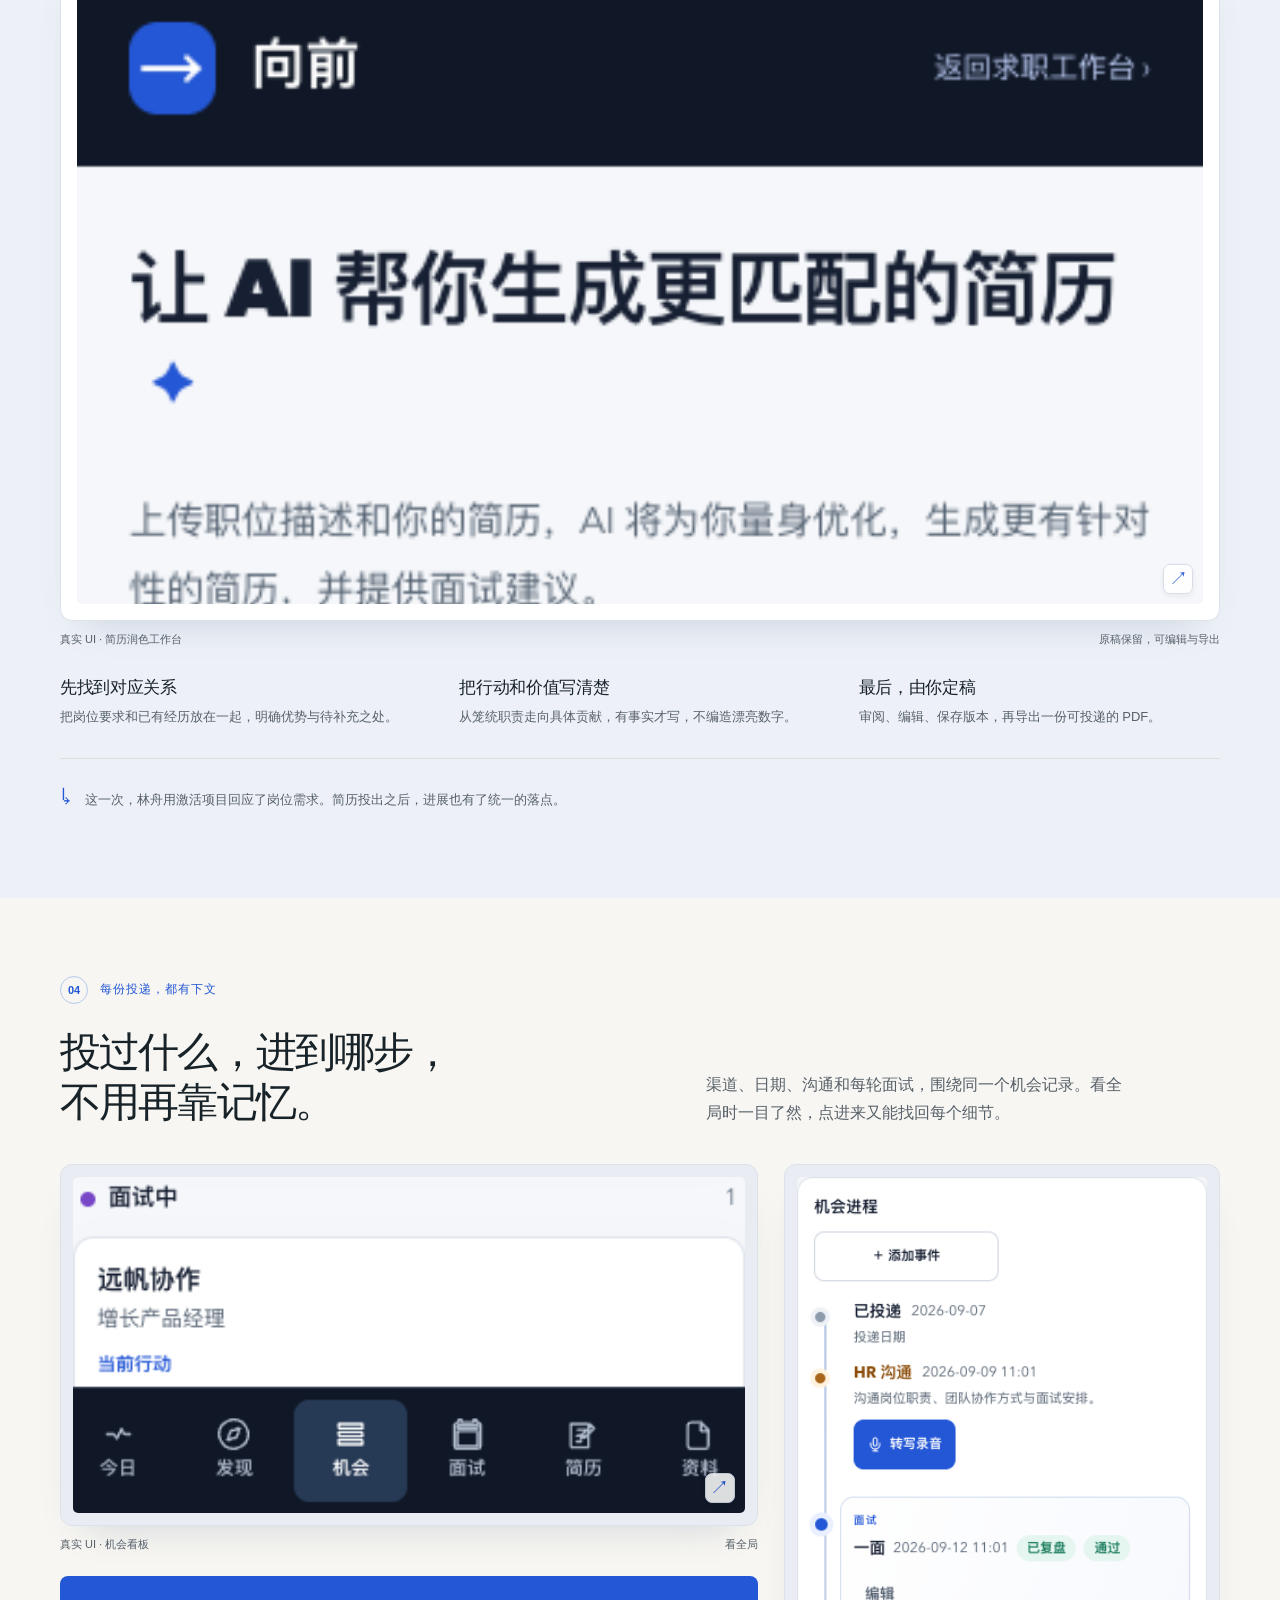
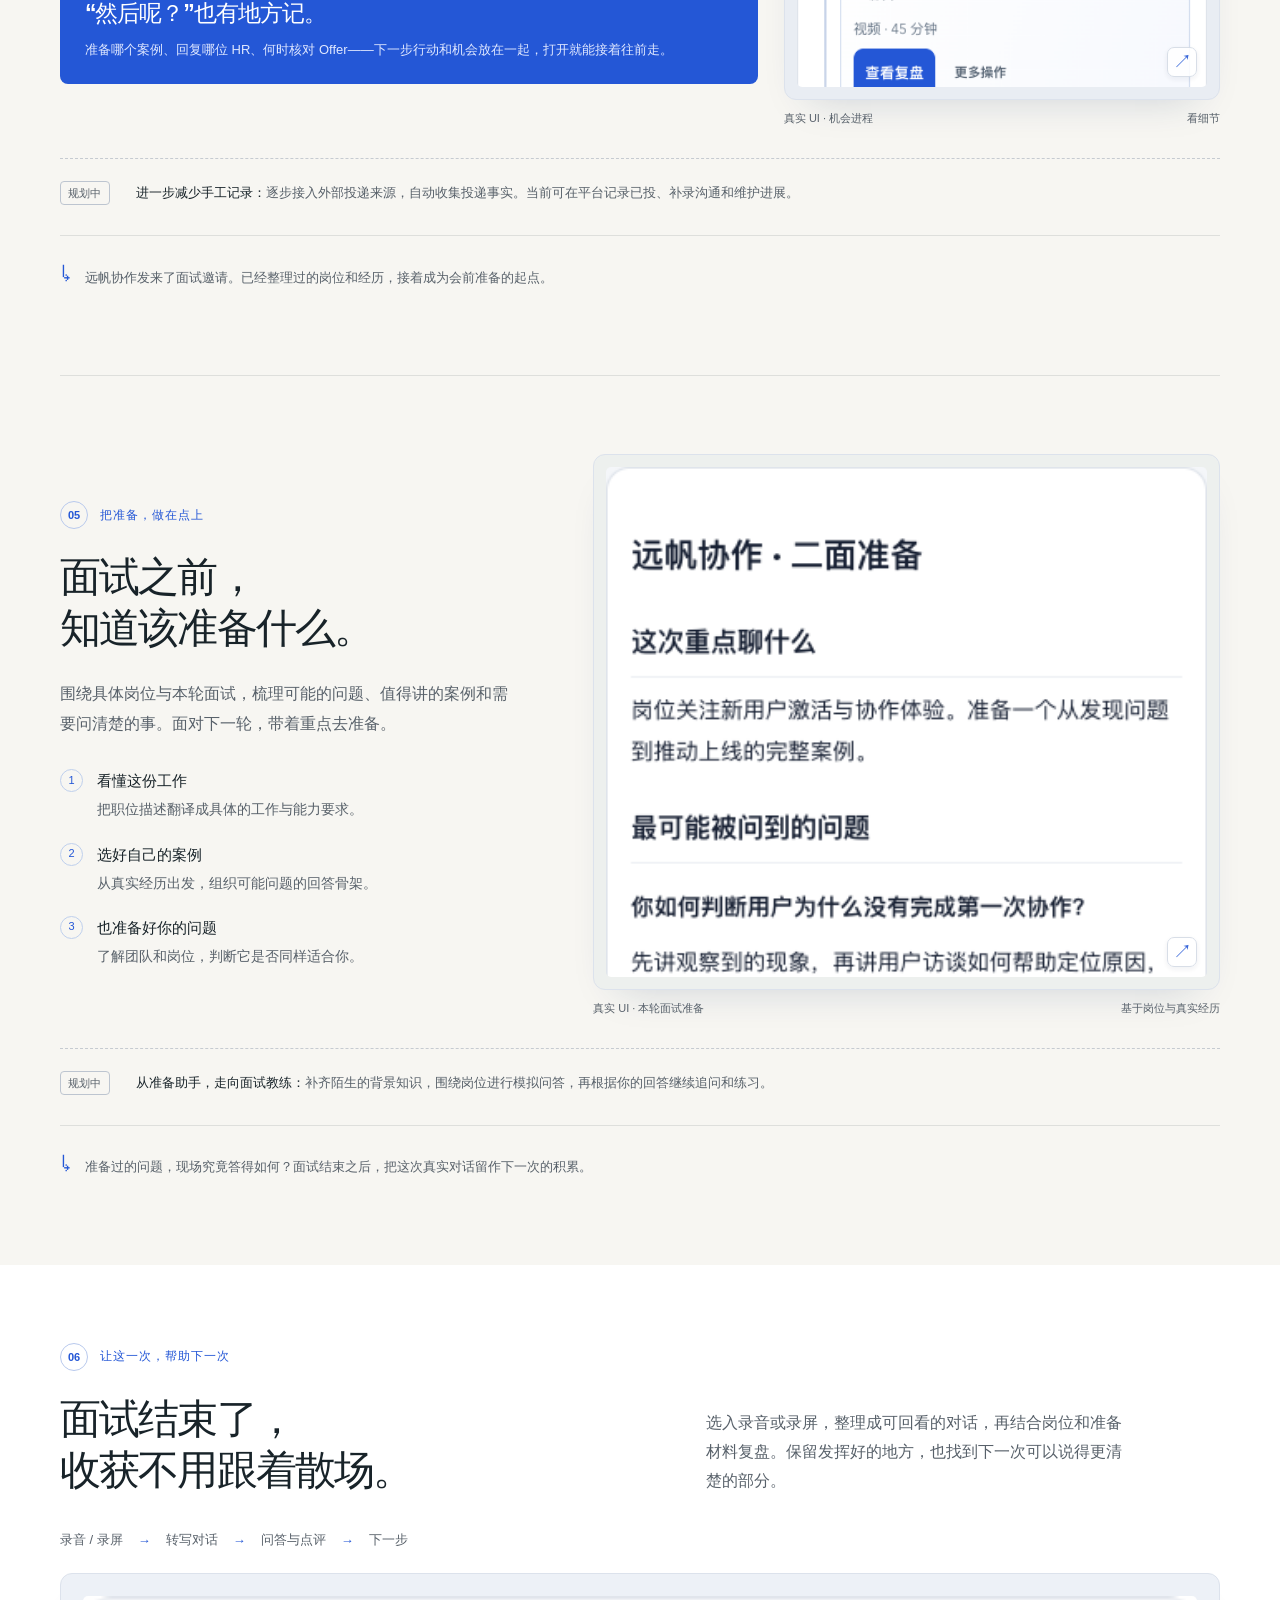
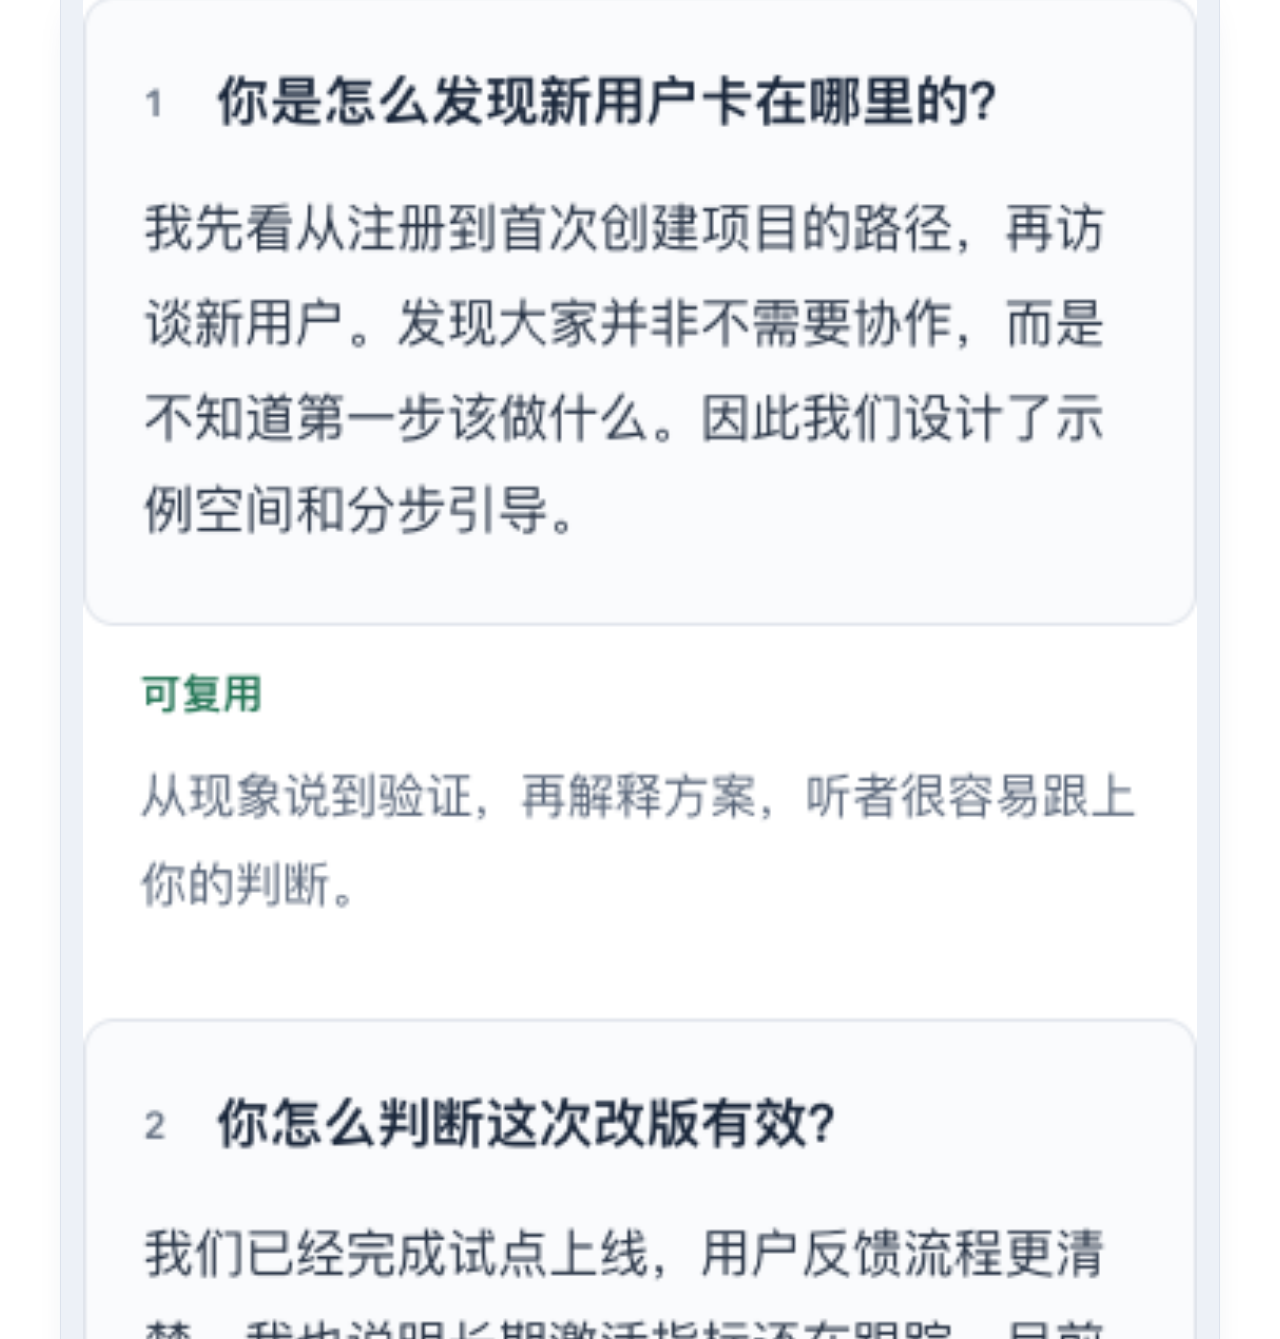
<file: forward/index.html>
<!doctype html>
<html lang="zh-CN">
  <head>
    <meta name="robots" content="noindex, nofollow" />
    <meta charset="UTF-8" />
    <meta name="viewport" content="width=device-width,initial-scale=1" />
    <title>向前｜让求职的每一步，都更清楚</title>
    <meta
      name="description"
      content="从整理个人经历、发现岗位、定制简历，到投递推进、面试准备与复盘。向前，把求职的繁琐串起来，把精力留给值得争取的机会。"
    />
    <meta name="theme-color" content="#f7f6f2" />
    <link
      rel="icon"
      type="image/svg+xml"
      href="data:image/svg+xml,%3Csvg xmlns='http://www.w3.org/2000/svg' viewBox='0 0 32 32'%3E%3Crect width='32' height='32' rx='9' fill='%232457d6'/%3E%3Cpath d='M8 16h13m-5-5 5 5-5 5' fill='none' stroke='white' stroke-width='2.4' stroke-linecap='round' stroke-linejoin='round'/%3E%3C/svg%3E"
    />
    <link rel="stylesheet" href="style.css" />
    <link rel="stylesheet" href="story.css" />
    <link rel="stylesheet" href="responsive.css" />
    <script src="app.js" defer></script>
  </head>
  <body>
    <a class="skip-link" href="#journey">跳到求职旅程</a>
    <header class="site-header wrap" id="top">
      <a href="#top" class="brand" aria-label="向前，返回页首"
        ><span class="brand-mark" aria-hidden="true">↗</span>向前<span
          class="brand-caption"
          >为下一份可能</span
        ></a
      ><a class="header-link" href="../"
        >返回作品集 <span aria-hidden="true">↗</span></a
      >
    </header>
    <main>
      <section class="hero wrap" aria-labelledby="hero-title">
        <div class="hero-copy">
          <p class="eyebrow">
            <span class="short-rule"></span> 一站式求职工作台
          </p>
          <h1 id="hero-title">
            找工作，<br />已经够费心了。<br /><span class="blue"
              >让每一步，<br />更清楚一点。</span
            >
          </h1>
          <p class="hero-description">
            从第一份经历，到下一次机会。<br />把繁琐的事接起来，把重要的事留给你。
          </p>
          <a class="button solid" href="#why"
            >看看向前如何帮忙 <span aria-hidden="true">↓</span></a
          >
        </div>
        <figure class="hero-art">
          <img
            src="assets/journey-hero.png"
            width="1536"
            height="1024"
            alt="一条蓝色路径从散落的纸张中延伸出来，逐渐清晰地向前升起"
            fetchpriority="high"
          />
          <figcaption>
            <span>LESS FRICTION.</span><span>MORE FORWARD.</span>
          </figcaption>
        </figure>
        <div class="hero-foot">
          <span>源于一个真实求职者的日常</span
          ><span
            >从准备出发，到复盘之后 <span aria-hidden="true">↘</span></span
          >
        </div>
      </section>
      <section class="pain" id="why" aria-labelledby="pain-title">
        <div class="wrap">
          <p class="eyebrow">THE JOB BEFORE THE JOB</p>
          <h2 id="pain-title" class="english-statement">
            It’s almost a <em>full-time job</em><br />to find a full-time job.
          </h2>
          <div class="pain-bottom">
            <p>
              真正消耗你的，常常是那些<br /><strong
                >夹在重要事情之间的小事。</strong
              >
            </p>
            <ul class="frictions">
              <li><span>01</span>又得从头梳理一次经历</li>
              <li><span>02</span>在不同网站找同一类岗位</li>
              <li><span>03</span>这份简历，究竟该改哪里</li>
              <li><span>04</span>投过哪家，下一步什么时候</li>
              <li><span>05</span>面试问过的问题，又忘了复盘</li>
            </ul>
          </div>
        </div>
      </section>
      <section
        class="journey-intro wrap"
        id="journey"
        aria-labelledby="journey-title"
      >
        <div>
          <p class="eyebrow">ONE STORY. EVERY STEP.</p>
          <h2 id="journey-title">
            每一步都有帮助，<br /><span class="muted-ink"
              >每一步也接得上。</span
            >
          </h2>
        </div>
        <p>
          经历不必反复整理，准备不必从零开始。<br />向前让你已经做过的功课，<br />继续为下一步发挥作用。
        </p>
      </section>
      <nav class="journey-nav" aria-label="求职旅程章节">
        <div class="wrap">
          <a href="#materials"><span>01</span> 素材</a
          ><a href="#radar"><span>02</span> 机会</a
          ><a href="#resume"><span>03</span> 简历</a
          ><a href="#pipeline"><span>04</span> 推进</a
          ><a href="#interview"><span>05</span> 面试</a
          ><a href="#review"><span>06</span> 复盘</a>
        </div>
      </nav>
      <div class="case-strip wrap">
        <span class="case-avatar" aria-hidden="true">林</span>
        <p>跟随林舟的一次求职<span>产品经理 → 下一份更合适的机会</span></p>
        <span class="sample-label">虚构示例 · 真实产品界面</span>
      </div>
      <section
        class="chapter wrap"
        id="materials"
        aria-labelledby="materials-title"
      >
        <div class="chapter-number"><span>01</span> 从你的经历开始</div>
        <div class="chapter-heading reveal">
          <h2 id="materials-title">你做过的事，<br />比你以为的更有分量。</h2>
          <p>
            “我好像没什么可写的。”<br />很多时候，只是还没被好好问过。用具体问题梳理经历，把零散记忆整理成清楚、可复用的个人素材。
          </p>
        </div>
        <div class="material-demo reveal">
          <div class="questions-side">
            <div class="demo-kicker">
              引导式素材整理 <span class="planned">规划中</span>
            </div>
            <h3>不用对着空白文档发愁，<br />先回答几个好问题。</h3>
            <div
              class="question-tabs"
              role="tablist"
              aria-label="查看整理经历的四个问题"
            >
              <button
                class="question-tab"
                id="question-problem"
                role="tab"
                aria-selected="true"
                aria-controls="story-panel"
                data-question="problem"
              >
                <span>01</span><b>问题</b
                ><span class="question-full">当时遇到了什么？</span></button
              ><button
                class="question-tab"
                id="question-role"
                role="tab"
                aria-selected="false"
                aria-controls="story-panel"
                tabindex="-1"
                data-question="role"
              >
                <span>02</span><b>角色</b
                ><span class="question-full">你负责哪一部分？</span></button
              ><button
                class="question-tab"
                id="question-action"
                role="tab"
                aria-selected="false"
                aria-controls="story-panel"
                tabindex="-1"
                data-question="action"
              >
                <span>03</span><b>行动</b
                ><span class="question-full">你具体做了什么？</span></button
              ><button
                class="question-tab"
                id="question-result"
                role="tab"
                aria-selected="false"
                aria-controls="story-panel"
                tabindex="-1"
                data-question="result"
              >
                <span>04</span><b>结果</b
                ><span class="question-full">最后带来了什么？</span>
              </button>
            </div>
          </div>
          <div class="story-side">
            <div class="demo-kicker">林舟的个人素材 <span>概念演示</span></div>
            <h3 class="story-title">
              新用户激活项目<br />让第一次协作更容易发生
            </h3>
            <div class="story-tags">
              <span>用户研究</span><span>增长体验</span><span>跨团队协作</span>
            </div>
            <div
              class="story-excerpt"
              id="story-panel"
              role="tabpanel"
              aria-labelledby="question-problem"
              tabindex="0"
            >
              <h4 id="story-label">当时，什么事情没有做好？</h4>
              <p id="story-text">
                新用户完成注册后，不知道如何开始第一次团队协作。林舟想先弄清楚：用户是没有需求，还是被操作流程挡住了？
              </p>
            </div>
            <p class="demo-foot">先记录真实发生的事，再打磨表达。</p>
          </div>
        </div>
        <div
          class="material-outputs"
          aria-label="规划流程：回答引导问题，整理个人素材，构建基础简历"
        >
          <span>回答引导问题</span
          ><span class="flow-arrow" aria-hidden="true">→</span
          ><span>结构化个人素材</span
          ><span class="flow-arrow" aria-hidden="true">→</span
          ><span>基础简历</span>
        </div>
        <div class="bridge">
          <span aria-hidden="true">↳</span>
          <p>有了一份更完整的自己，下一步，就能更有方向地寻找机会。</p>
        </div>
      </section>
      <section
        class="chapter wrap section-line"
        id="radar"
        aria-labelledby="radar-title"
      >
        <div class="split">
          <div class="section-copy reveal">
            <div class="chapter-number"><span>02</span> 找到值得投入的机会</div>
            <h2 id="radar-title">少翻几个网站，<br />多看几个好机会。</h2>
            <p>
              岗位雷达汇集多个渠道的相关岗位，结合经历给出匹配分和理由。林舟可以先看“为什么适合”，再判断这份工作值不值得投入。
            </p>
            <ul class="detail-list">
              <li>
                <span class="list-mark">1</span>
                <div><b>机会主动汇集</b>减少在不同招聘渠道反复搜索。</div>
              </li>
              <li>
                <span class="list-mark">2</span>
                <div>
                  <b>理由和分数一起看</b>知道哪些经历对得上，哪些条件还要核对。
                </div>
              </li>
              <li>
                <span class="list-mark">3</span>
                <div>
                  <b>按自己的生活筛选</b>地区、远程或混合办公，都可以一起考虑。
                </div>
              </li>
            </ul>
          </div>
          <div class="reveal">
            <div class="demo-kicker">
              为林舟发现的机会 <span>示例数据</span>
            </div>
            <figure class="product-shot radar-feature">
              <div class="shot-frame">
                <button
                  class="image-open"
                  data-title="岗位雷达 · 多渠道机会与匹配理由"
                  aria-label="放大查看岗位雷达界面"
                >
                  <picture
                    ><source
                      media="(max-width:720px)"
                      srcset="assets/radar-mobile.png"
                      width="362"
                      height="739" />
                    <img
                      src="assets/radar.png"
                      alt="岗位雷达列出远帆协作等示例岗位，显示匹配分与具体理由"
                      width="684"
                      height="466"
                      loading="lazy" /></picture
                  ><span class="zoom-hint" aria-hidden="true">↗</span>
                </button>
              </div>
              <figcaption>
                <span>真实 UI · 发现</span><span>点击图片查看细节</span>
              </figcaption>
            </figure>
            <div class="radar-micro">
              <span>官网</span><span>LinkedIn</span><span>招聘平台</span>
            </div>
          </div>
        </div>
        <div class="bridge">
          <span aria-hidden="true">↳</span>
          <p>
            林舟看中了远帆协作的增长岗位。下一步，让简历突出这家公司正在寻找的能力。
          </p>
        </div>
      </section>
      <section
        class="chapter resume-chapter"
        id="resume"
        aria-labelledby="resume-title"
      >
        <div class="wrap">
          <div class="chapter-number"><span>03</span> 为具体机会，讲好自己</div>
          <div class="chapter-heading reveal">
            <h2 id="resume-title">
              同一份好经历，<br />讲到这个岗位的重点上。
            </h2>
            <p>
              放入职位描述、当前简历和相关素材，向前帮你找到对应关系，调整表达重点。让对方更容易看懂：你为什么适合这份工作。
            </p>
          </div>
          <div
            class="input-flow reveal"
            aria-label="岗位要求、当前简历、个人素材共同用于定制润色"
          >
            <div>
              <span class="mini-icon" aria-hidden="true"
                ><svg viewBox="0 0 24 28">
                  <path d="M4 2h11l5 5v19H4zM14 2v7h6M8 14h8M8 19h6" /></svg
              ></span>
              <div><strong>岗位要求</strong><small>对方需要什么</small></div>
            </div>
            <span aria-hidden="true">＋</span>
            <div>
              <span class="mini-icon" aria-hidden="true"
                ><svg viewBox="0 0 24 28">
                  <path d="M4 2h16v24H4zM8 8h8M8 13h8M8 18h6" /></svg
              ></span>
              <div><strong>当前简历</strong><small>你如何介绍自己</small></div>
            </div>
            <span aria-hidden="true">＋</span>
            <div>
              <span class="mini-icon" aria-hidden="true"
                ><svg viewBox="0 0 24 28">
                  <path d="M3 6h18v19H3zM6 6V3h12v3M7 12h10M7 17h7" /></svg
              ></span>
              <div><strong>相关素材</strong><small>你实际做过什么</small></div>
            </div>
          </div>
          <div class="reveal">
            <div class="showcase-top">
              <div class="showcase-tabs" role="group" aria-label="切换简历截图">
                <button data-resume-view="input" aria-pressed="true">准备材料</button><button data-resume-view="analysis" aria-pressed="false">
                  岗位分析</button
                ><button data-resume-view="document" aria-pressed="false">
                  润色简历
                </button>
              </div>
              <span>从输入材料，到审阅成稿</span>
            </div>
            <figure class="product-shot">
              <div class="shot-frame">
                <button
                  class="image-open resume-shot-viewport"
                  data-title="简历润色 · 准备材料"
                  aria-label="放大查看准备材料界面"
                >
                  <picture
                    ><source
                      media="(max-width:720px)"
                      srcset="assets/resume-input-mobile.png"
                      width="390"
                      height="844" />
                    <img
                      id="resume-image"
                      src="assets/resume-input.png"
                      width="1672"
                      height="941"
                      alt="简历工作台四步输入：岗位描述、当前简历、补充材料、开始优化"
                      loading="lazy" /></picture
                  ><span class="zoom-hint" aria-hidden="true">↗</span>
                </button>
              </div>
              <figcaption>
                <span>真实 UI · 简历润色工作台</span
                ><span>原稿保留，可编辑与导出</span>
              </figcaption>
            </figure>
          </div>
          <div class="benefit-row">
            <div>
              <h3>先找到对应关系</h3>
              <p>把岗位要求和已有经历放在一起，明确优势与待补充之处。</p>
            </div>
            <div>
              <h3>把行动和价值写清楚</h3>
              <p>从笼统职责走向具体贡献，有事实才写，不编造漂亮数字。</p>
            </div>
            <div>
              <h3>最后，由你定稿</h3>
              <p>审阅、编辑、保存版本，再导出一份可投递的 PDF。</p>
            </div>
          </div>
          <div class="bridge">
            <span aria-hidden="true">↳</span>
            <p>
              这一次，林舟用激活项目回应了岗位需求。简历投出之后，进展也有了统一的落点。
            </p>
          </div>
        </div>
      </section>
      <section
        class="chapter wrap"
        id="pipeline"
        aria-labelledby="pipeline-title"
      >
        <div class="chapter-number"><span>04</span> 每份投递，都有下文</div>
        <div class="chapter-heading reveal">
          <h2 id="pipeline-title">投过什么，进到哪步，<br />不用再靠记忆。</h2>
          <p>
            渠道、日期、沟通和每轮面试，围绕同一个机会记录。看全局时一目了然，点进来又能找回每个细节。
          </p>
        </div>
        <div class="pipeline-layout reveal">
          <div>
            <figure class="product-shot">
              <div class="shot-frame">
                <button
                  class="image-open"
                  data-title="机会看板 · 一眼看清投递进展"
                  aria-label="放大查看机会看板"
                >
                  <picture
                    ><source
                      media="(max-width:720px)"
                      srcset="assets/pipeline-mobile.png"
                      width="362"
                      height="181" />
                    <img
                      src="assets/pipeline.png"
                      width="1004"
                      height="338"
                      alt="机会看板把示例投递分为已投递、有回复、面试中和 Offer 等阶段"
                      loading="lazy" /></picture
                  ><span class="zoom-hint" aria-hidden="true">↗</span>
                </button>
              </div>
              <figcaption>
                <span
                  >真实 UI · 机会看板<span class="mobile-only">局部</span></span
                ><span>看全局</span>
              </figcaption>
            </figure>
            <div class="pipeline-annotation">
              <h3>“然后呢？”也有地方记。</h3>
              <p>
                准备哪个案例、回复哪位 HR、何时核对
                Offer——下一步行动和机会放在一起，打开就能接着往前走。
              </p>
            </div>
          </div>
          <figure class="product-shot">
            <div class="shot-frame">
              <button
                class="image-open"
                data-title="远帆协作 · 从投递到二面的完整进程"
                aria-label="放大查看单个机会进程"
              >
                <picture
                  ><source
                    media="(max-width:720px)"
                    srcset="assets/timeline-mobile.png"
                    width="362"
                    height="742" />
                  <img
                    class="timeline-preview"
                    src="assets/timeline.png"
                    width="667"
                    height="618"
                    alt="远帆协作机会进程按时间排列投递、HR 沟通、一面、邮件与二面"
                    loading="lazy" /></picture
                ><span class="zoom-hint" aria-hidden="true">↗</span>
              </button>
            </div>
            <figcaption>
              <span>真实 UI · 机会进程</span><span>看细节</span>
            </figcaption>
          </figure>
        </div>
        <div class="future-band">
          <span class="planned">规划中</span>
          <p>
            <strong>进一步减少手工记录：</strong
            >逐步接入外部投递来源，自动收集投递事实。当前可在平台记录已投、补录沟通和维护进展。
          </p>
        </div>
        <div class="bridge">
          <span aria-hidden="true">↳</span>
          <p>
            远帆协作发来了面试邀请。已经整理过的岗位和经历，接着成为会前准备的起点。
          </p>
        </div>
      </section>
      <section
        class="chapter wrap section-line"
        id="interview"
        aria-labelledby="interview-title"
      >
        <div class="split">
          <div class="section-copy reveal">
            <div class="chapter-number"><span>05</span> 把准备，做在点上</div>
            <h2 id="interview-title">面试之前，<br />知道该准备什么。</h2>
            <p>
              围绕具体岗位与本轮面试，梳理可能的问题、值得讲的案例和需要问清楚的事。面对下一轮，带着重点去准备。
            </p>
            <ul class="detail-list">
              <li>
                <span class="list-mark">1</span>
                <div>
                  <b>看懂这份工作</b>把职位描述翻译成具体的工作与能力要求。
                </div>
              </li>
              <li>
                <span class="list-mark">2</span>
                <div>
                  <b>选好自己的案例</b>从真实经历出发，组织可能问题的回答骨架。
                </div>
              </li>
              <li>
                <span class="list-mark">3</span>
                <div>
                  <b>也准备好你的问题</b>了解团队和岗位，判断它是否同样适合你。
                </div>
              </li>
            </ul>
          </div>
          <figure class="product-shot prep-visual reveal">
            <div class="shot-frame">
              <button
                class="image-open"
                data-title="面试准备 · 远帆协作二面"
                aria-label="放大查看面试准备材料"
              >
                <picture
                  ><source
                    media="(max-width:720px)"
                    srcset="assets/prep-mobile.png"
                    width="362"
                    height="681" />
                  <img
                    src="assets/prep.png"
                    alt="远帆协作二面准备材料，包含可能问题、激活项目案例和反问清单"
                    width="684"
                    height="592"
                    loading="lazy" /></picture
                ><span class="zoom-hint" aria-hidden="true">↗</span>
              </button>
            </div>
            <figcaption>
              <span>真实 UI · 本轮面试准备</span><span>基于岗位与真实经历</span>
            </figcaption>
          </figure>
        </div>
        <div class="future-band">
          <span class="planned">规划中</span>
          <p>
            <strong>从准备助手，走向面试教练：</strong
            >补齐陌生的背景知识，围绕岗位进行模拟问答，再根据你的回答继续追问和练习。
          </p>
        </div>
        <div class="bridge">
          <span aria-hidden="true">↳</span>
          <p>
            准备过的问题，现场究竟答得如何？面试结束之后，把这次真实对话留作下一次的积累。
          </p>
        </div>
      </section>
      <section
        class="chapter review-chapter"
        id="review"
        aria-labelledby="review-title"
      >
        <div class="wrap">
          <div class="chapter-number"><span>06</span> 让这一次，帮助下一次</div>
          <div class="chapter-heading reveal">
            <h2 id="review-title">面试结束了，<br />收获不用跟着散场。</h2>
            <p>
              选入录音或录屏，整理成可回看的对话，再结合岗位和准备材料复盘。保留发挥好的地方，也找到下一次可以说得更清楚的部分。
            </p>
          </div>
          <div class="review-flow" aria-label="录音到复盘的流程">
            <span>录音 / 录屏</span
            ><span class="flow-arrow" aria-hidden="true">→</span
            ><span>转写对话</span
            ><span class="flow-arrow" aria-hidden="true">→</span
            ><span>问答与点评</span
            ><span class="flow-arrow" aria-hidden="true">→</span
            ><span>下一步</span>
          </div>
          <div class="review-layout reveal">
            <figure class="product-shot review-shot">
              <div class="shot-frame">
                <button
                  class="image-open"
                  data-title="面试复盘 · 问答回顾与精选批注"
                  aria-label="放大查看面试复盘问答与批注"
                >
                  <picture
                    ><source
                      media="(max-width:720px)"
                      srcset="assets/review-qa-mobile.png"
                      width="352"
                      height="896" />
                    <img
                      src="assets/review-qa.png"
                      alt="林舟一面复盘，将实际回答与可复用、建议调整的批注分开展示"
                      width="992"
                      height="539"
                      loading="lazy" /></picture
                  ><span class="zoom-hint" aria-hidden="true">↗</span>
                </button>
              </div>
              <figcaption>
                <span>真实 UI · 问答回顾与批注</span
                ><span>不把每题都变成挑错</span>
              </figcaption>
            </figure>
            <div class="review-notes">
              <div>
                <span class="note-index">KEEP WHAT WORKED</span>
                <h3>好回答，也值得被记住。</h3>
                <p>
                  林舟先说现象，再解释如何验证，最后讲方案。这种清楚的表达，下次还可以用。
                </p>
              </div>
              <div>
                <span class="note-index">MAKE THE NEXT ONE BETTER</span>
                <h3>改进，具体到能说出口。</h3>
                <p>
                  不只说“结果不够量化”，而是提醒区分已知反馈和待验证指标，给出更清楚的说法。
                </p>
              </div>
              <div class="followup-demo">
                <div class="demo-kicker">
                  感谢与跟进草稿 <span class="planned">规划中</span>
                </div>
                <p>
                  “谢谢今天的交流。关于您提到的新用户激活问题，我整理了一页项目说明，补充关键取舍与后续验证思路……”
                </p>
                <p class="demo-foot">
                  内容示意 · 生成后由你审阅，再决定是否发送。
                </p>
              </div>
            </div>
          </div>
          <div class="bridge">
            <span aria-hidden="true">↳</span>
            <p>
              哪些表达值得保留，哪些事项需要跟进，都有了落点。回到工作台，继续眼前最重要的一步。
            </p>
          </div>
        </div>
      </section>
      <section class="now-chapter" id="today" aria-labelledby="today-title">
        <div class="wrap split">
          <div class="section-copy reveal">
            <p class="eyebrow">ALL OF IT. ONE NEXT STEP.</p>
            <h2 id="today-title">
              事情再多，<br />眼前只需要清楚<br />下一步。
            </h2>
            <p>
              临近的面试、待完成的复盘、已经安排的行动，向前把它们放回恰当的位置。<br />你不必每次打开，都重新理一遍头绪。
            </p>
          </div>
          <figure class="product-shot reveal">
            <div class="shot-frame">
              <button
                class="image-open"
                data-title="今日工作台 · 当前最重要的事"
                aria-label="放大查看今日行动工作台"
              >
                <picture
                  ><source
                    media="(max-width:720px)"
                    srcset="assets/today-focus-mobile.png"
                    width="362"
                    height="306" />
                  <img
                    src="assets/today-focus.png"
                    width="684"
                    height="242"
                    alt="今日工作台将远帆协作二面展示为现在最重要的事，可直接打开本轮准备材料"
                    loading="lazy" /></picture
                ><span class="zoom-hint" aria-hidden="true">↗</span>
              </button>
            </div>
            <figcaption>
              <span>真实 UI · 今日行动</span><span>让重要的事，先被看见</span>
            </figcaption>
          </figure>
        </div>
      </section>
      <section class="closing wrap" aria-labelledby="closing-title">
        <div>
          <p class="eyebrow">LESS FRICTION. MORE FORWARD.</p>
          <h2 id="closing-title">让求职少些消耗，<br />把精力留给新的可能。</h2>
          <p>
            判断值得的机会，讲好真实的自己，<br />认真对待每一次重要的对话。
          </p>
        </div>
        <div class="closing-side">
          <p>
            向前，源于真实求职中的每一个“小麻烦”。<br />从已经可用的工作台出发，持续把这条路接得更完整。
          </p>
          <a class="text-link" href="#journey"
            >再看一遍完整旅程 <span aria-hidden="true">↗</span></a
          >
        </div>
      </section>
    </main>
    <dialog id="image-dialog" aria-labelledby="image-title">
      <header>
        <h2 id="image-title">产品界面</h2>
        <button
          id="close-image"
          class="icon-button"
          aria-label="关闭大图"
          title="关闭大图"
        >
          ×
        </button>
      </header>
      <div class="image-dialog-body"><img id="large-image" alt="" /></div>
      <p id="image-status" role="status"></p>
    </dialog>
    <footer class="site-footer wrap">
      <a href="#top" class="brand"
        ><span class="brand-mark" aria-hidden="true">↗</span>向前</a
      >
      <p>为真实的求职旅程而做。<span>产品持续迭代 · 2026</span></p>
      <a href="#top" class="back-top"
        >回到顶部 <span aria-hidden="true">↑</span></a
      >
    </footer>
  </body>
</html>
</file>
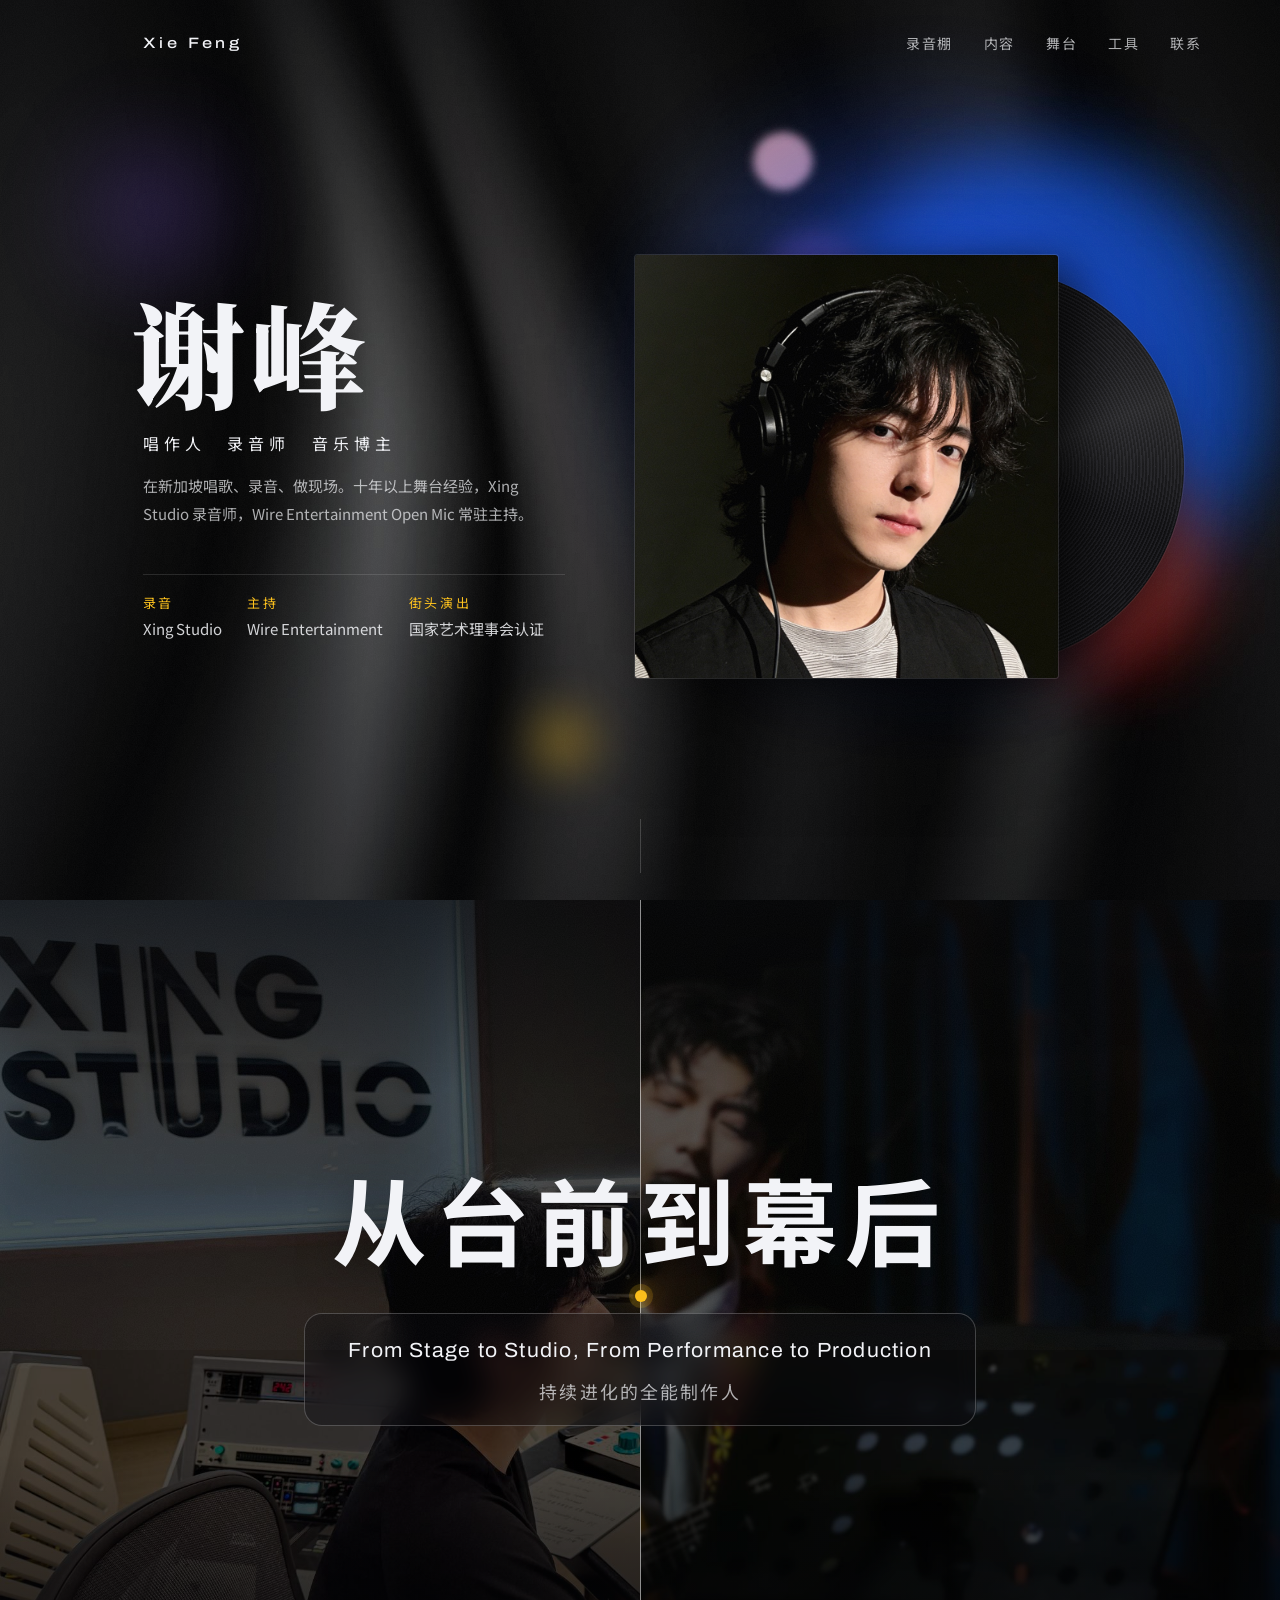
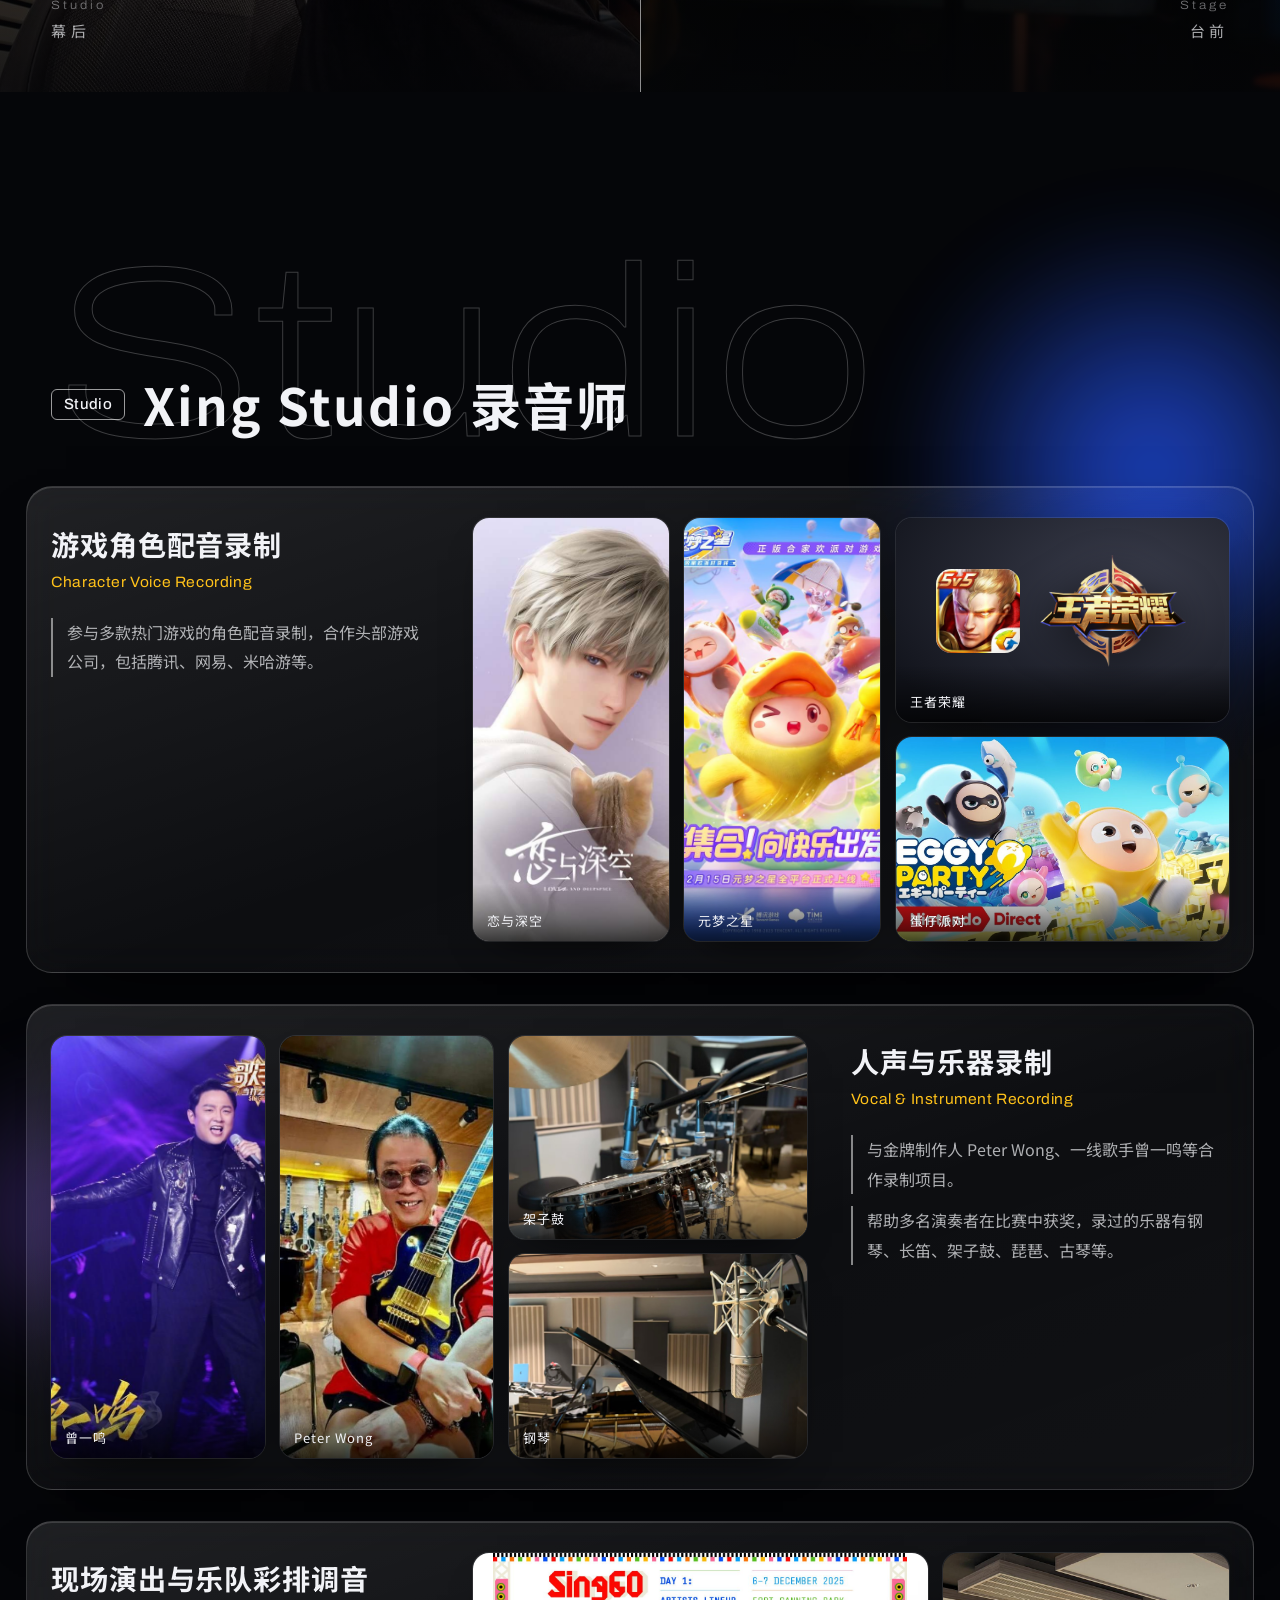
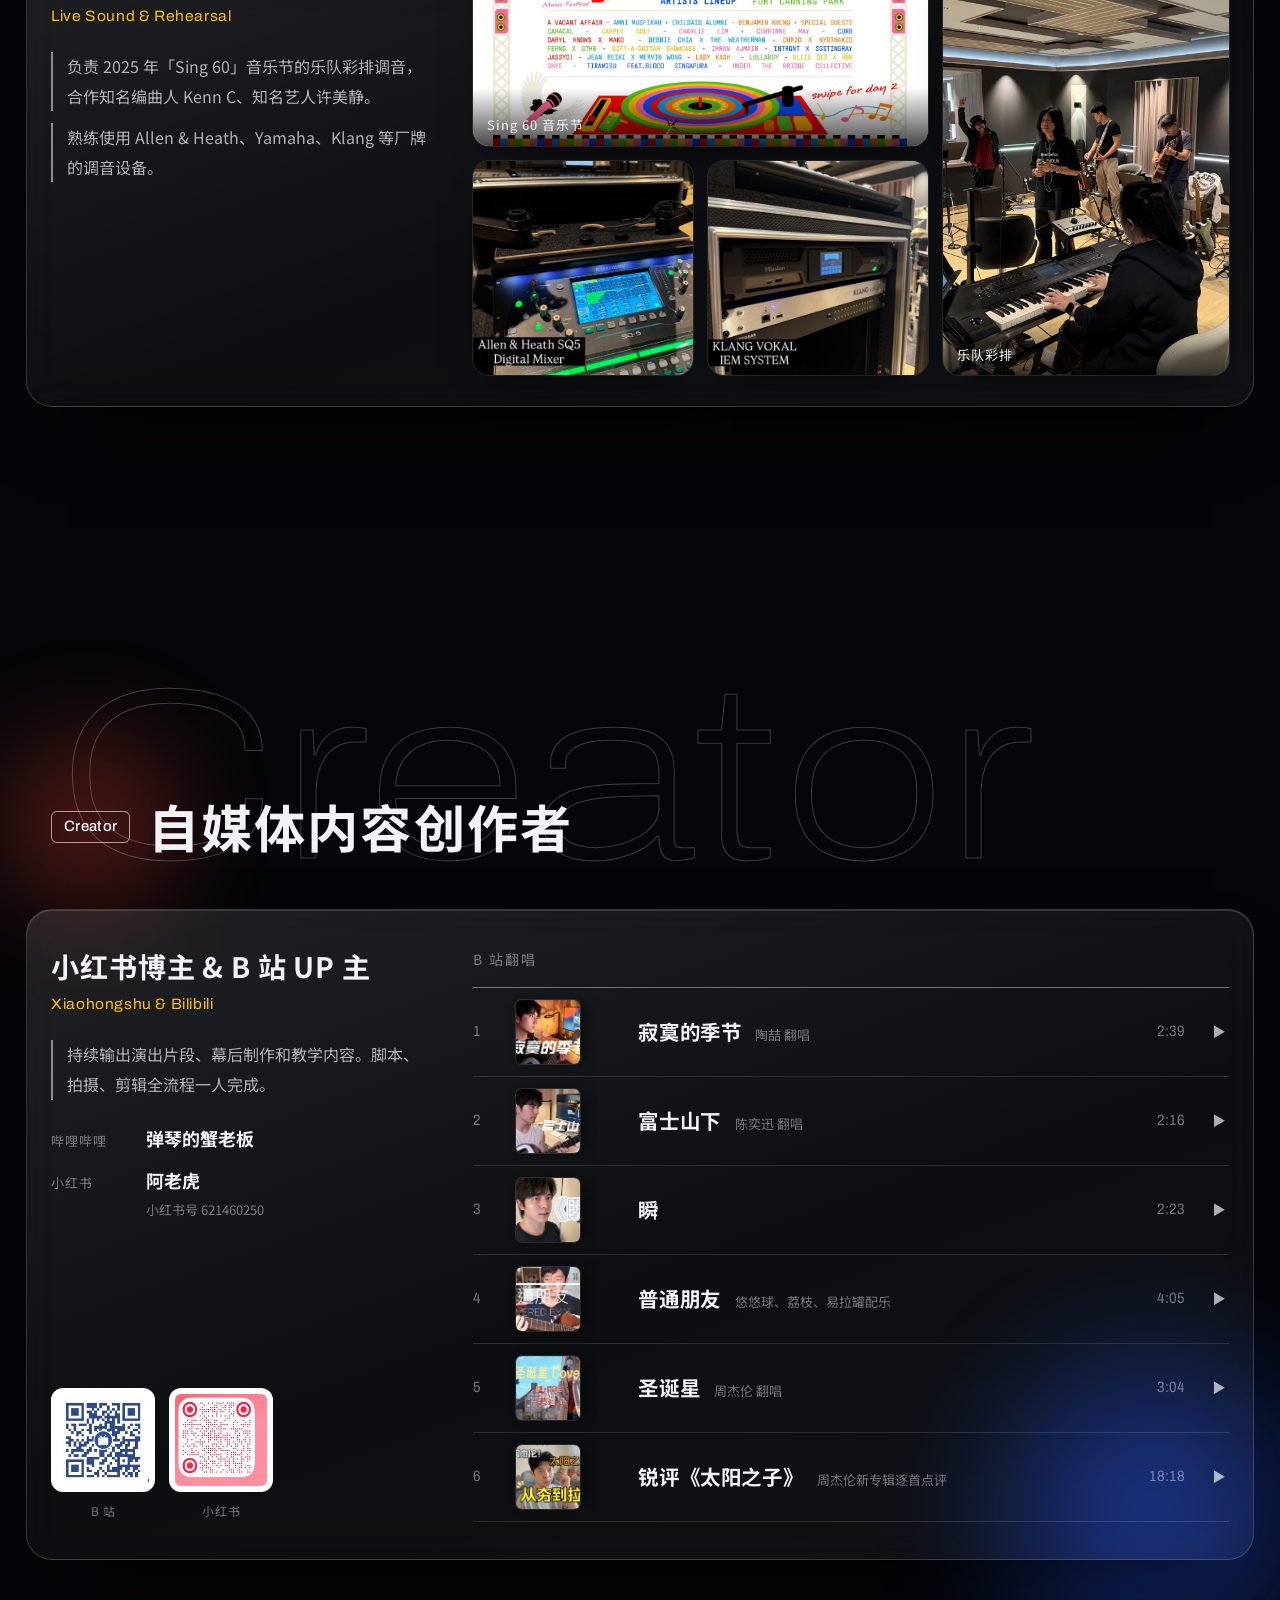
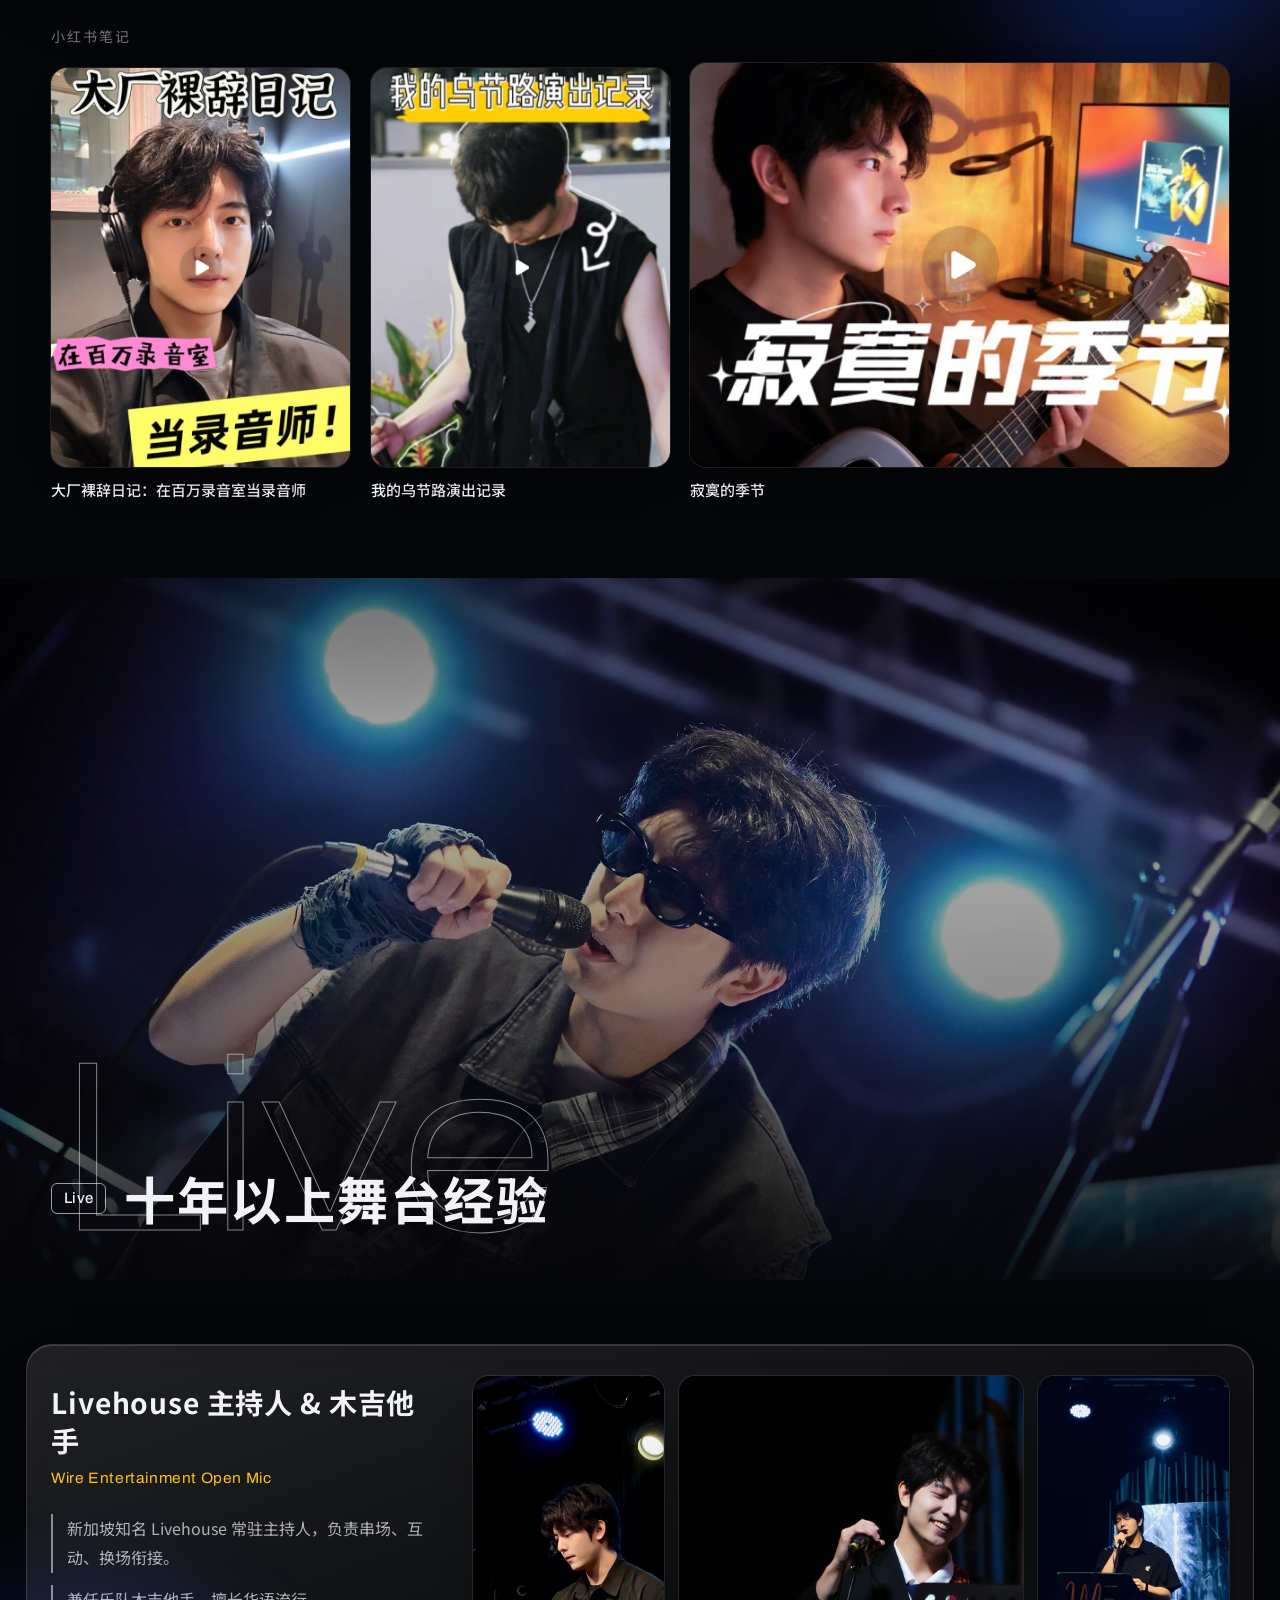
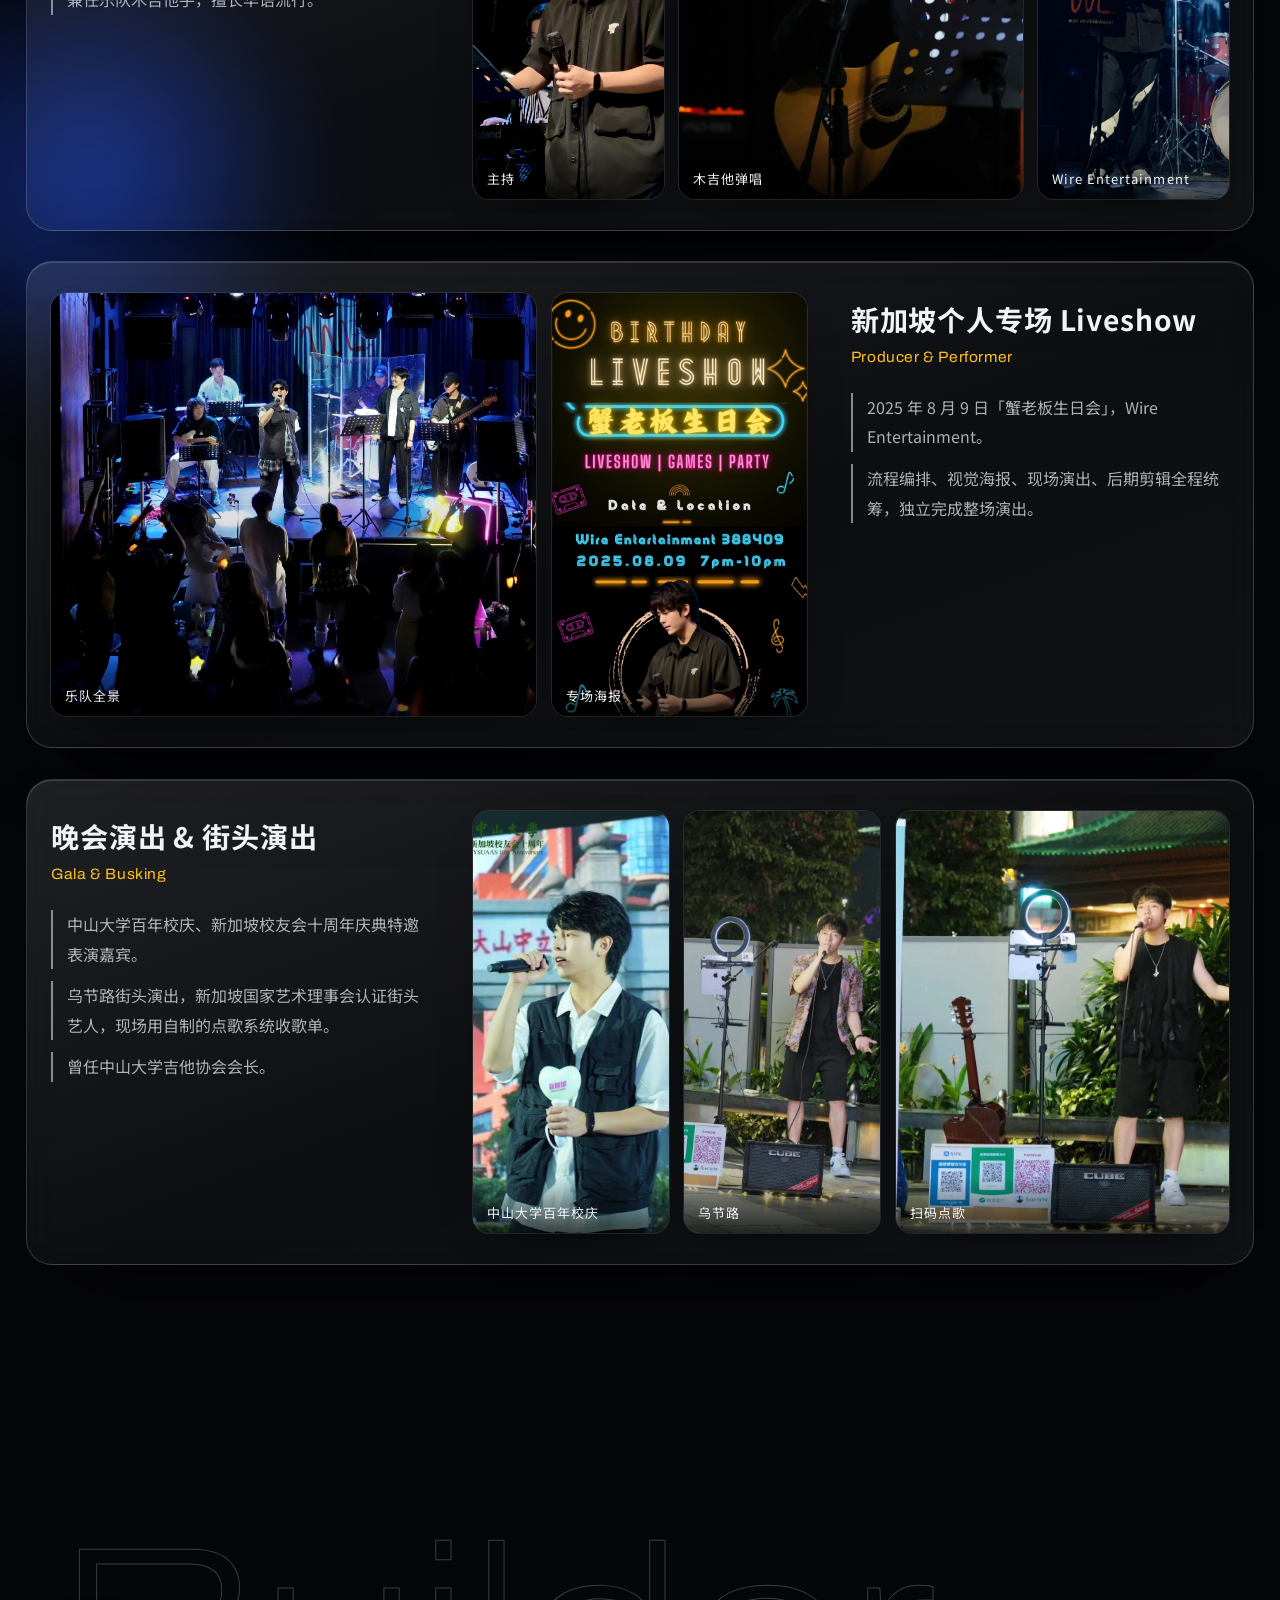
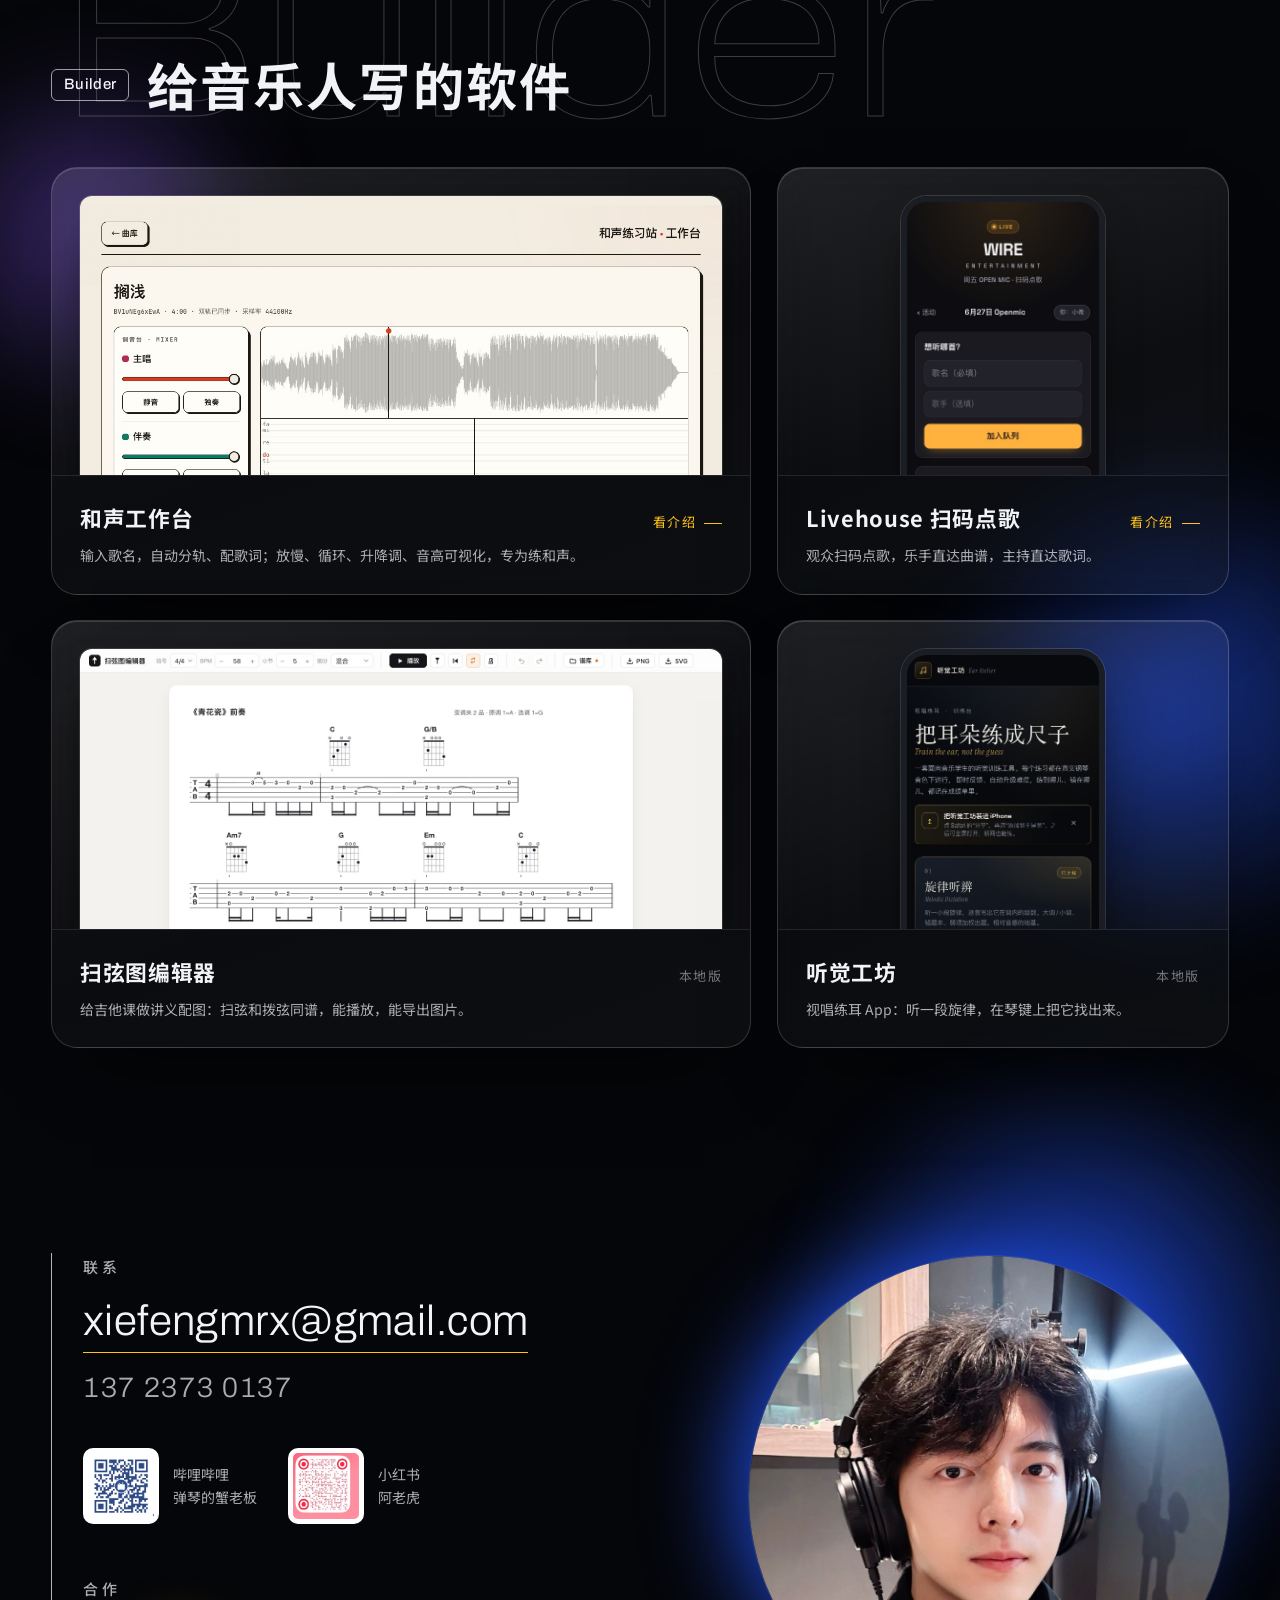
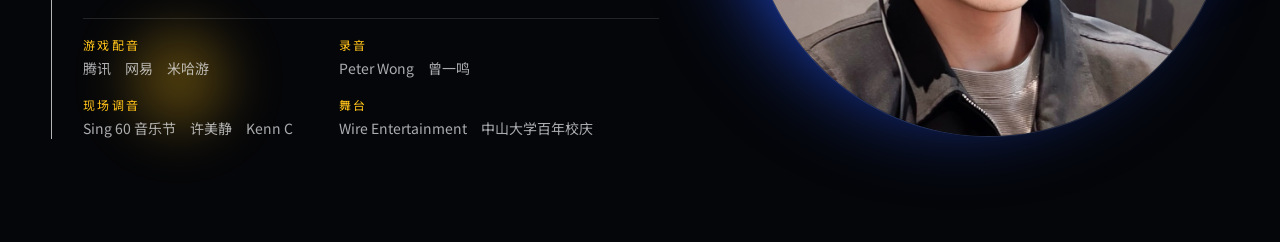
<file: music/index.html>
<!doctype html>
<html lang="zh-CN">
<head>
<meta charset="utf-8">
<meta name="viewport" content="width=device-width, initial-scale=1">
<title>谢峰｜音乐作品集</title>
<link rel="icon" href="assets/img/favicon-32.png" sizes="32x32" type="image/png">
<link rel="icon" href="assets/img/favicon.svg" type="image/svg+xml">
<link rel="apple-touch-icon" href="assets/img/apple-touch-icon.png">
<meta name="theme-color" content="#050609">
<meta name="description" content="谢峰，唱作人、录音师、音乐博主，在新加坡。">
<meta name="robots" content="noindex, nofollow">
<link rel="preconnect" href="https://fonts.googleapis.com">
<link rel="preconnect" href="https://fonts.gstatic.com" crossorigin>
<link href="https://fonts.googleapis.com/css2?family=Archivo:wdth,wght@62..125,200..800&family=Noto+Sans+SC:wght@300;400;500;700;900&family=Noto+Serif+SC:wght@900&display=swap" rel="stylesheet">
<link rel="stylesheet" href="assets/css/style.css?v=20261104g">
<link rel="preload" as="image" href="assets/img/satin.jpg">
<link rel="preload" as="image" href="assets/img/portrait.jpg">
</head>
<body>
<div class="satin" aria-hidden="true"></div>
<div class="grain" aria-hidden="true"></div>

<header class="cover">
  <span class="light l-blue" aria-hidden="true"></span>
  <span class="light l-yellow" aria-hidden="true"></span>
  <span class="light l-violet" aria-hidden="true"></span>

  <div class="topbar wrap">
    <a class="brand" href="#top">Xie Feng</a>
    <nav class="nav" aria-label="页面导航">
      <a href="#studio">录音棚</a>
      <a href="#creator">内容</a>
      <a href="#live">舞台</a>
      <a href="#tools">工具</a>
      <a href="#contact">联系</a>
    </nav>
  </div>

  <div class="hero wrap" id="top">
    <div class="hero-text">
      <h1 class="hero-name">谢峰</h1>
      <p class="hero-roles">唱作人　录音师　音乐博主</p>
      <p class="hero-intro">在新加坡唱歌、录音、做现场。十年以上舞台经验，Xing Studio 录音师，Wire Entertainment Open Mic 常驻主持。</p>
      <dl class="hero-credits">
        <div><dt>录音</dt><dd>Xing Studio</dd></div>
        <div><dt>主持</dt><dd>Wire Entertainment</dd></div>
        <div><dt>街头演出</dt><dd>国家艺术理事会认证</dd></div>
      </dl>
    </div>
    <div class="album">
      <div class="album-disc" aria-hidden="true"><span class="disc-label"></span></div>
      <figure class="album-sleeve"><img src="assets/img/portrait.jpg" alt="戴着耳机的谢峰"></figure>
    </div>
  </div>
  <a class="cue" href="#scene" aria-label="往下看"><span></span></a>
</header>

<section class="diptych" id="scene" aria-label="从台前到幕后">
  <div class="diptych-layer d-studio"><img src="assets/img/studio-desk.jpg" alt="谢峰在 Xing Studio 控制室调音" loading="lazy"></div>
  <div class="diptych-layer d-stage"><img src="assets/img/stage-guitar.jpg" alt="谢峰在台上弹唱" loading="lazy"></div>
  <div class="diptych-line" aria-hidden="true"><span></span></div>
  <p class="diptych-side side-l"><span class="en">Studio</span>幕后</p>
  <p class="diptych-side side-r"><span class="en">Stage</span>台前</p>
  <div class="diptych-text">
    <h2>从台前到幕后</h2>
    <div class="diptych-bar">
      <p class="en">From Stage to Studio, From Performance to Production</p>
      <p>持续进化的全能制作人</p>
    </div>
  </div>
</section>

<main>

  <!-- 录音棚 -->
  <section id="studio" class="chapter">
    <span class="light l-blue c1" aria-hidden="true"></span>
    <span class="light l-violet c2" aria-hidden="true"></span>
    <p class="mega-word" aria-hidden="true">Studio</p>
    <header class="chapter-head wrap">
      <span class="tag">Studio</span>
      <h2>Xing Studio 录音师</h2>
    </header>

    <article class="work wrap">
      <div class="work-text">
        <h3>游戏角色配音录制</h3>
        <p class="en">Character Voice Recording</p>
        <p>参与多款热门游戏的角色配音录制，合作头部游戏公司，包括腾讯、网易、米哈游等。</p>
      </div>
      <div class="media m-games">
        <figure class="frame f-a"><img src="assets/img/game-lysk.jpg" alt="恋与深空" loading="lazy"><figcaption>恋与深空</figcaption></figure>
        <figure class="frame f-b"><img src="assets/img/game-ymzx.jpg" alt="元梦之星" loading="lazy"><figcaption>元梦之星</figcaption></figure>
        <figure class="frame f-c wzry">
          <img class="wzry-icon" src="assets/img/game-wzry-icon.jpg" alt="" loading="lazy">
          <img class="wzry-logo" src="assets/img/game-wzry-logo.png" alt="王者荣耀" loading="lazy">
          <figcaption>王者荣耀</figcaption>
        </figure>
        <figure class="frame f-d"><img src="assets/img/game-eggy.jpg" alt="蛋仔派对" loading="lazy"><figcaption>蛋仔派对</figcaption></figure>
      </div>
    </article>

    <article class="work wrap flip">
      <div class="work-text">
        <h3>人声与乐器录制</h3>
        <p class="en">Vocal &amp; Instrument Recording</p>
        <p>与金牌制作人 Peter Wong、一线歌手曾一鸣等合作录制项目。</p>
        <p>帮助多名演奏者在比赛中获奖，录过的乐器有钢琴、长笛、架子鼓、琵琶、古琴等。</p>
      </div>
      <div class="media m-tall2">
        <figure class="frame f-a"><img src="assets/img/artist-zeng.jpg" alt="歌手曾一鸣" loading="lazy"><figcaption>曾一鸣</figcaption></figure>
        <figure class="frame f-b"><img src="assets/img/artist-peter.jpg" alt="制作人 Peter Wong" loading="lazy"><figcaption>Peter Wong</figcaption></figure>
        <figure class="frame f-c"><img src="assets/img/studio-drums.jpg" alt="架子鼓收音" loading="lazy"><figcaption>架子鼓</figcaption></figure>
        <figure class="frame f-d"><img src="assets/img/studio-piano.jpg" alt="三角钢琴收音" loading="lazy"><figcaption>钢琴</figcaption></figure>
      </div>
    </article>

    <article class="work wrap">
      <div class="work-text">
        <h3>现场演出与乐队彩排调音</h3>
        <p class="en">Live Sound &amp; Rehearsal</p>
        <p>负责 2025 年「Sing 60」音乐节的乐队彩排调音，合作知名编曲人 Kenn C、知名艺人许美静。</p>
        <p>熟练使用 Allen &amp; Heath、Yamaha、Klang 等厂牌的调音设备。</p>
      </div>
      <div class="media m-sound">
        <figure class="frame f-a"><img src="assets/img/sing60.jpg" alt="Sing 60 音乐节阵容海报" loading="lazy"><figcaption>Sing 60 音乐节</figcaption></figure>
        <figure class="frame f-b"><img src="assets/img/mixer.jpg" alt="Allen &amp; Heath SQ5 数字调音台" loading="lazy"></figure>
        <figure class="frame f-c"><img src="assets/img/klang.jpg" alt="Klang 入耳监听系统" loading="lazy"></figure>
        <figure class="frame f-d"><img src="assets/img/rehearsal.jpg" alt="乐队彩排现场" loading="lazy"><figcaption>乐队彩排</figcaption></figure>
      </div>
    </article>
  </section>

  <!-- 内容创作 -->
  <section id="creator" class="chapter">
    <span class="light l-red c3" aria-hidden="true"></span>
    <span class="light l-blue c4" aria-hidden="true"></span>
    <p class="mega-word" aria-hidden="true">Creator</p>
    <header class="chapter-head wrap">
      <span class="tag">Creator</span>
      <h2>自媒体内容创作者</h2>
    </header>

    <article class="work wrap work-creator">
      <div class="work-text">
        <h3>小红书博主 &amp; B 站 UP 主</h3>
        <p class="en">Xiaohongshu &amp; Bilibili</p>
        <p>持续输出演出片段、幕后制作和教学内容。脚本、拍摄、剪辑全流程一人完成。</p>
        <ul class="channels">
          <li>
            <a href="https://space.bilibili.com/73532157" target="_blank" rel="noopener">
              <span class="ch-site">哔哩哔哩</span>
              <span class="ch-name">弹琴的蟹老板</span>
            </a>
          </li>
          <li>
            <span class="ch-site">小红书</span>
            <span class="ch-name">阿老虎</span>
            <span class="ch-id">小红书号 621460250</span>
          </li>
        </ul>
        <div class="qrs">
          <figure class="qr"><img src="assets/img/qr-bili.png" alt="B 站主页二维码" loading="lazy"><figcaption>B 站</figcaption></figure>
          <figure class="qr"><img src="assets/img/qr-xhs.png" alt="小红书主页二维码" loading="lazy"><figcaption>小红书</figcaption></figure>
        </div>
      </div>

      <div class="tracks-wrap">
        <p class="tracks-label">B 站翻唱</p>
        <ol class="tracklist">
          <li class="track" data-bvid="BV1mZEDznEMt">
            <button class="track-row" type="button" aria-expanded="false">
              <span class="t-no">1</span>
              <span class="t-sleeve"><span class="t-vinyl" aria-hidden="true"></span><img src="assets/img/cover-BV1mZEDznEMt.jpg" alt="" loading="lazy"></span>
              <span class="t-main"><span class="t-title">寂寞的季节</span><span class="t-note">陶喆 翻唱</span></span>
              <span class="t-dur">2:39</span>
              <span class="t-state" aria-hidden="true"></span>
            </button>
            <div class="track-panel"><div class="track-panel-inner"><div class="player" data-cover="assets/img/cover-BV1mZEDznEMt.jpg"></div></div></div>
          </li>
          <li class="track" data-bvid="BV18S79z8Ebn">
            <button class="track-row" type="button" aria-expanded="false">
              <span class="t-no">2</span>
              <span class="t-sleeve"><span class="t-vinyl" aria-hidden="true"></span><img src="assets/img/cover-BV18S79z8Ebn.jpg" alt="" loading="lazy"></span>
              <span class="t-main"><span class="t-title">富士山下</span><span class="t-note">陈奕迅 翻唱</span></span>
              <span class="t-dur">2:16</span>
              <span class="t-state" aria-hidden="true"></span>
            </button>
            <div class="track-panel"><div class="track-panel-inner"><div class="player" data-cover="assets/img/cover-BV18S79z8Ebn.jpg"></div></div></div>
          </li>
          <li class="track" data-bvid="BV1oSLPzbEpQ">
            <button class="track-row" type="button" aria-expanded="false">
              <span class="t-no">3</span>
              <span class="t-sleeve"><span class="t-vinyl" aria-hidden="true"></span><img src="assets/img/cover-BV1oSLPzbEpQ.jpg" alt="" loading="lazy"></span>
              <span class="t-main"><span class="t-title">瞬</span></span>
              <span class="t-dur">2:23</span>
              <span class="t-state" aria-hidden="true"></span>
            </button>
            <div class="track-panel"><div class="track-panel-inner"><div class="player" data-cover="assets/img/cover-BV1oSLPzbEpQ.jpg"></div></div></div>
          </li>
          <li class="track" data-bvid="BV1UK411p7Lu">
            <button class="track-row" type="button" aria-expanded="false">
              <span class="t-no">4</span>
              <span class="t-sleeve"><span class="t-vinyl" aria-hidden="true"></span><img src="assets/img/cover-BV1UK411p7Lu.jpg" alt="" loading="lazy"></span>
              <span class="t-main"><span class="t-title">普通朋友</span><span class="t-note">悠悠球、荔枝、易拉罐配乐</span></span>
              <span class="t-dur">4:05</span>
              <span class="t-state" aria-hidden="true"></span>
            </button>
            <div class="track-panel"><div class="track-panel-inner"><div class="player" data-cover="assets/img/cover-BV1UK411p7Lu.jpg"></div></div></div>
          </li>
          <li class="track" data-bvid="BV1xg4y1C7XH">
            <button class="track-row" type="button" aria-expanded="false">
              <span class="t-no">5</span>
              <span class="t-sleeve"><span class="t-vinyl" aria-hidden="true"></span><img src="assets/img/cover-BV1xg4y1C7XH.jpg" alt="" loading="lazy"></span>
              <span class="t-main"><span class="t-title">圣诞星</span><span class="t-note">周杰伦 翻唱</span></span>
              <span class="t-dur">3:04</span>
              <span class="t-state" aria-hidden="true"></span>
            </button>
            <div class="track-panel"><div class="track-panel-inner"><div class="player" data-cover="assets/img/cover-BV1xg4y1C7XH.jpg"></div></div></div>
          </li>
          <li class="track" data-bvid="BV1St9LBoEj1">
            <button class="track-row" type="button" aria-expanded="false">
              <span class="t-no">6</span>
              <span class="t-sleeve"><span class="t-vinyl" aria-hidden="true"></span><img src="assets/img/cover-BV1St9LBoEj1.jpg" alt="" loading="lazy"></span>
              <span class="t-main"><span class="t-title">锐评《太阳之子》</span><span class="t-note">周杰伦新专辑逐首点评</span></span>
              <span class="t-dur">18:18</span>
              <span class="t-state" aria-hidden="true"></span>
            </button>
            <div class="track-panel"><div class="track-panel-inner"><div class="player" data-cover="assets/img/cover-BV1St9LBoEj1.jpg"></div></div></div>
          </li>
        </ol>
      </div>
    </article>

    <div class="notes wrap">
      <p class="tracks-label">小红书笔记</p>
      <div class="notes-grid">
        <a class="note" href="https://www.xiaohongshu.com/discovery/item/68d93ea4000000001101578d?source=webshare&amp;xhsshare=pc_web&amp;xsec_token=ABjVQ6Sztn9jgBdjARdsagR-T2umgHJW9QfvSLwGntBow=&amp;xsec_source=pc_share" target="_blank" rel="noopener">
          <span class="frame"><img src="assets/img/xhs-1.jpg" alt="" loading="lazy"></span>
          <span class="note-title">大厂裸辞日记：在百万录音室当录音师</span>
        </a>
        <a class="note" href="https://www.xiaohongshu.com/discovery/item/646b4d79000000002702ba1f?source=webshare&amp;xhsshare=pc_web&amp;xsec_token=AB14Wm5wm385ztF9sH9KrczcmWNNZomdE1BOgAUtpIdD8=&amp;xsec_source=pc_share" target="_blank" rel="noopener">
          <span class="frame"><img src="assets/img/xhs-3.jpg" alt="" loading="lazy"></span>
          <span class="note-title">我的乌节路演出记录</span>
        </a>
        <a class="note note-wide" href="https://www.xiaohongshu.com/discovery/item/682aaa9e0000000020028824?source=webshare&amp;xhsshare=pc_web&amp;xsec_token=ABTmSjRNs-qxTWWwgZkzrBujAOc7sgGFuFLLTYlz4QdG8=&amp;xsec_source=pc_share" target="_blank" rel="noopener">
          <span class="frame"><img src="assets/img/xhs-2.jpg" alt="" loading="lazy"></span>
          <span class="note-title">寂寞的季节</span>
        </a>
      </div>
    </div>
  </section>

  <!-- 舞台 -->
  <section id="live" class="chapter">
    <span class="light l-yellow c5" aria-hidden="true"></span>
    <span class="light l-blue c6" aria-hidden="true"></span>
    <div class="live-open">
      <img src="assets/img/stage-blue.jpg" alt="谢峰在专场上演唱" loading="lazy">
      <p class="mega-word on-photo" aria-hidden="true">Live</p>
      <header class="chapter-head wrap">
        <span class="tag">Live</span>
        <h2>十年以上舞台经验</h2>
      </header>
    </div>

    <article class="work wrap">
      <div class="work-text">
        <h3>Livehouse 主持人 &amp; 木吉他手</h3>
        <p class="en">Wire Entertainment Open Mic</p>
        <p>新加坡知名 Livehouse 常驻主持人，负责串场、互动、换场衔接。</p>
        <p>兼任乐队木吉他手，擅长华语流行。</p>
      </div>
      <div class="media m-live">
        <figure class="frame f-a"><img src="assets/img/host.jpg" alt="在台上主持 Open Mic" loading="lazy"><figcaption>主持</figcaption></figure>
        <figure class="frame f-b"><img src="assets/img/stage-acoustic.jpg" alt="弹木吉他演唱" loading="lazy"><figcaption>木吉他弹唱</figcaption></figure>
        <figure class="frame f-c"><img src="assets/img/stage-we.jpg" alt="Wire Entertainment 舞台" loading="lazy"><figcaption>Wire Entertainment</figcaption></figure>
      </div>
    </article>

    <article class="work wrap flip">
      <div class="work-text">
        <h3>新加坡个人专场 Liveshow</h3>
        <p class="en">Producer &amp; Performer</p>
        <p>2025 年 8 月 9 日「蟹老板生日会」，Wire Entertainment。</p>
        <p>流程编排、视觉海报、现场演出、后期剪辑全程统筹，独立完成整场演出。</p>
      </div>
      <div class="media m-show">
        <figure class="frame f-a"><img src="assets/img/band.jpg" alt="专场乐队演出全景" loading="lazy"><figcaption>乐队全景</figcaption></figure>
        <figure class="frame f-b"><img src="assets/img/poster.jpg" alt="蟹老板生日会海报" loading="lazy"><figcaption>专场海报</figcaption></figure>
      </div>
    </article>

    <article class="work wrap">
      <div class="work-text">
        <h3>晚会演出 &amp; 街头演出</h3>
        <p class="en">Gala &amp; Busking</p>
        <p>中山大学百年校庆、新加坡校友会十周年庆典特邀表演嘉宾。</p>
        <p>乌节路街头演出，新加坡国家艺术理事会认证街头艺人，现场用自制的点歌系统收歌单。</p>
        <p>曾任中山大学吉他协会会长。</p>
      </div>
      <div class="media m-busk">
        <figure class="frame f-a"><img src="assets/img/campus.jpg" alt="中山大学校庆演唱" loading="lazy"><figcaption>中山大学百年校庆</figcaption></figure>
        <figure class="frame f-b"><img src="assets/img/busking-2.jpg" alt="乌节路街头演出" loading="lazy"><figcaption>乌节路</figcaption></figure>
        <figure class="frame f-c"><img src="assets/img/busking.jpg" alt="乌节路街头演出，旁边立着点歌二维码" loading="lazy"><figcaption>扫码点歌</figcaption></figure>
      </div>
    </article>
  </section>

  <!-- 工具 -->
  <section id="tools" class="chapter">
    <span class="light l-violet c9" aria-hidden="true"></span>
    <span class="light l-blue c10" aria-hidden="true"></span>
    <p class="mega-word" aria-hidden="true">Builder</p>
    <header class="chapter-head wrap">
      <span class="tag">Builder</span>
      <h2>给音乐人写的软件</h2>
    </header>
    <div class="tools wrap">
      <a class="tool tool-wide" href="../#harmony" target="_blank" rel="noopener">
        <span class="tool-shot shot-browser"><img src="assets/img/tools/harmony.jpg" alt="和声工作台界面" loading="lazy"></span>
        <span class="tool-body">
          <span class="tool-name">和声工作台</span>
          <span class="tool-desc">输入歌名，自动分轨、配歌词；放慢、循环、升降调、音高可视化，专为练和声。</span>
          <span class="tool-go">看介绍</span>
        </span>
      </a>
      <a class="tool" href="../#livehouse" target="_blank" rel="noopener">
        <span class="tool-shot shot-phone"><img src="assets/img/tools/livehouse-room.jpg" alt="扫码点歌界面" loading="lazy"></span>
        <span class="tool-body">
          <span class="tool-name">Livehouse 扫码点歌</span>
          <span class="tool-desc">观众扫码点歌，乐手直达曲谱，主持直达歌词。</span>
          <span class="tool-go">看介绍</span>
        </span>
      </a>
      <div class="tool tool-wide is-local">
        <span class="tool-shot shot-browser"><img src="assets/img/tools/strum.jpg" alt="扫弦图编辑器界面，《青花瓷》前奏" loading="lazy"></span>
        <span class="tool-body">
          <span class="tool-name">扫弦图编辑器</span>
          <span class="tool-desc">给吉他课做讲义配图：扫弦和拨弦同谱，能播放，能导出图片。</span>
          <span class="tool-go">本地版</span>
        </span>
      </div>
      <div class="tool is-local">
        <span class="tool-shot shot-phone"><img src="assets/img/tools/ear.jpg" alt="听觉工坊 App 首页" loading="lazy"></span>
        <span class="tool-body">
          <span class="tool-name">听觉工坊</span>
          <span class="tool-desc">视唱练耳 App：听一段旋律，在琴键上把它找出来。</span>
          <span class="tool-go">本地版</span>
        </span>
      </div>
    </div>
  </section>

  <!-- 联系 -->
  <section id="contact" class="closing">
    <span class="light l-blue c7" aria-hidden="true"></span>
    <span class="light l-yellow c8" aria-hidden="true"></span>
    <div class="closing-inner wrap">
      <div class="closing-text">
        <h2>联系</h2>
        <a class="closing-mail" href="mailto:xiefengmrx@gmail.com">xiefengmrx@gmail.com</a>
        <a class="closing-tel" href="tel:+8613723730137">137 2373 0137</a>
        <div class="closing-qrs">
          <a class="closing-qr" href="https://space.bilibili.com/73532157" target="_blank" rel="noopener">
            <img src="assets/img/qr-bili.png" alt="B 站主页二维码" loading="lazy">
            <span>哔哩哔哩<br>弹琴的蟹老板</span>
          </a>
          <div class="closing-qr">
            <img src="assets/img/qr-xhs.png" alt="小红书主页二维码" loading="lazy">
            <span>小红书<br>阿老虎</span>
          </div>
        </div>
        <h3 class="closing-sub">合作</h3>
        <dl class="closing-credits">
          <div><dt>游戏配音</dt><dd>腾讯　网易　米哈游</dd></div>
          <div><dt>录音</dt><dd>Peter Wong　曾一鸣</dd></div>
          <div><dt>现场调音</dt><dd>Sing 60 音乐节　许美静　Kenn C</dd></div>
          <div><dt>舞台</dt><dd>Wire Entertainment　中山大学百年校庆</dd></div>
        </dl>
      </div>
      <figure class="closing-portrait"><img src="assets/img/studio-portrait.jpg" alt="戴着耳机在录音棚里的谢峰" loading="lazy"></figure>
    </div>
  </section>

</main>

<div class="lightbox" hidden>
  <button class="lightbox-close" type="button" aria-label="关闭"></button>
  <img alt="">
</div>

<script src="assets/js/app.js?v=20261104g"></script>
</body>
</html>
</file>
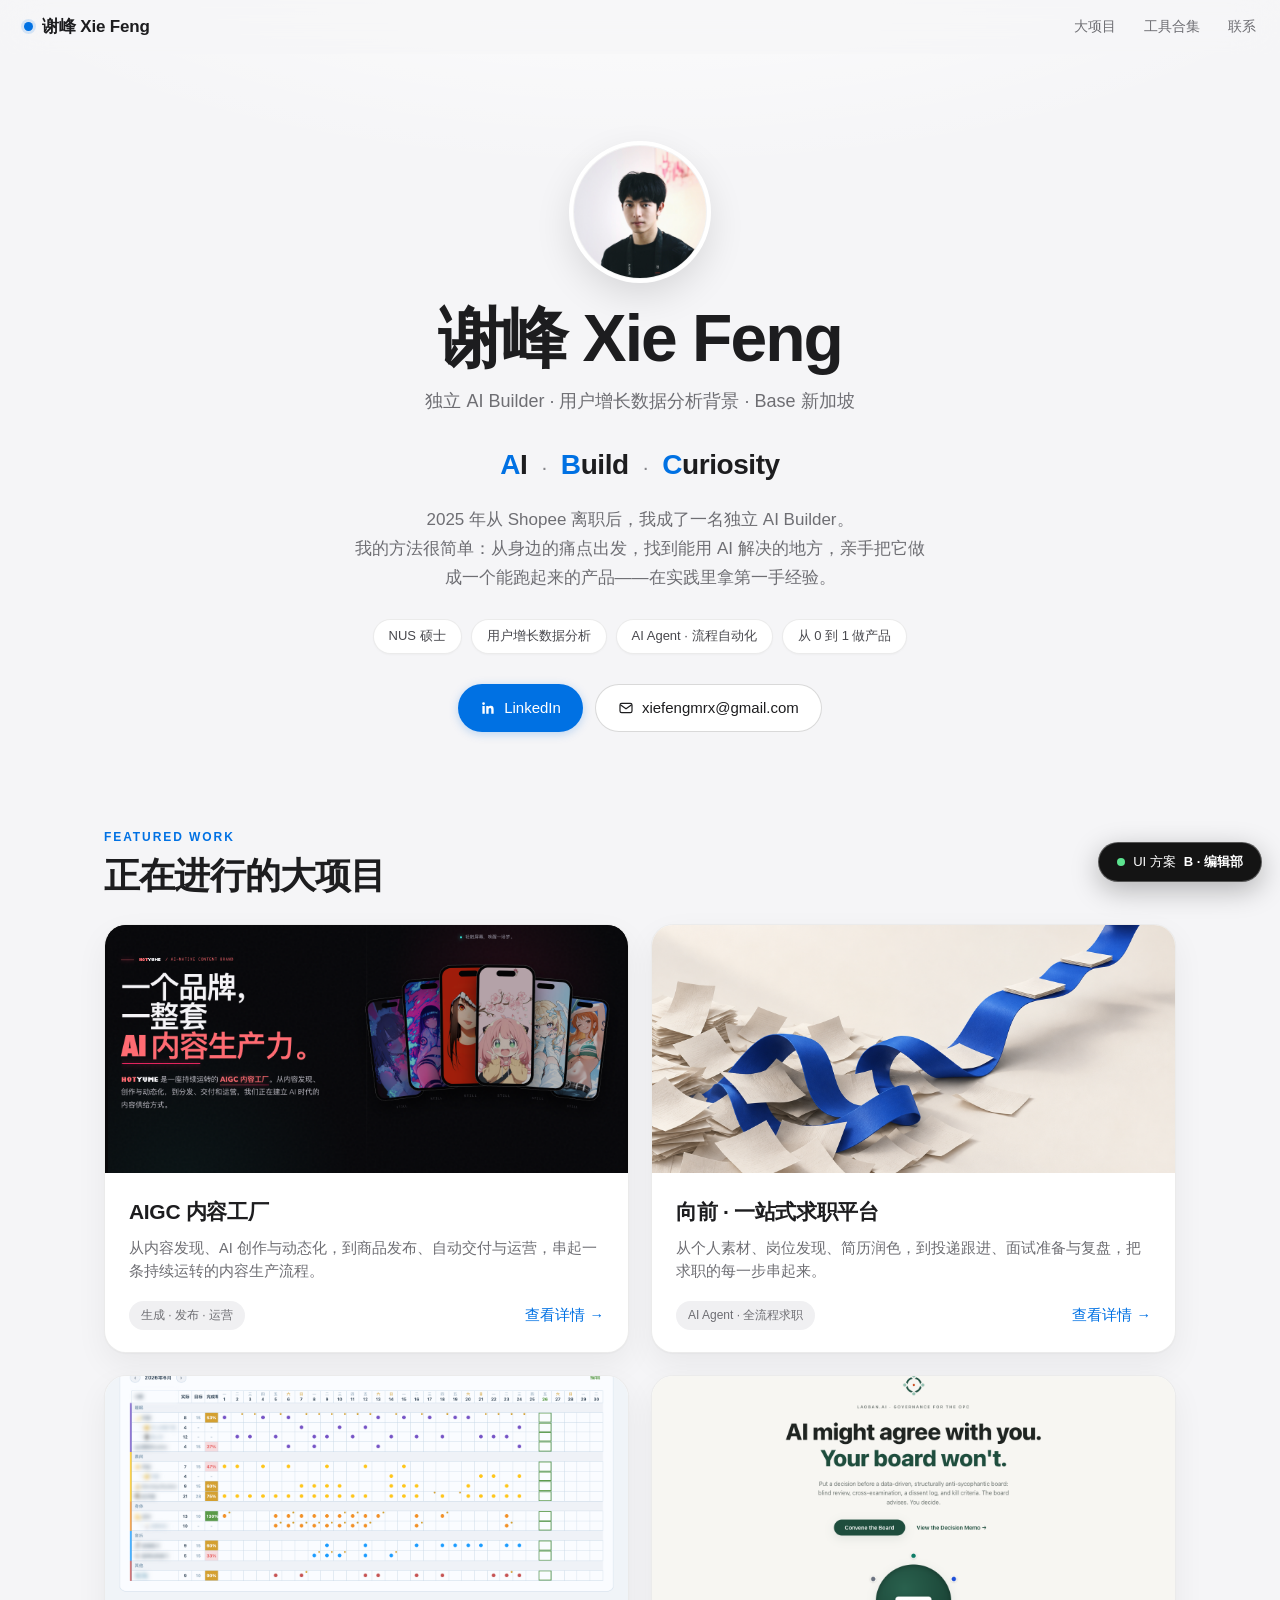
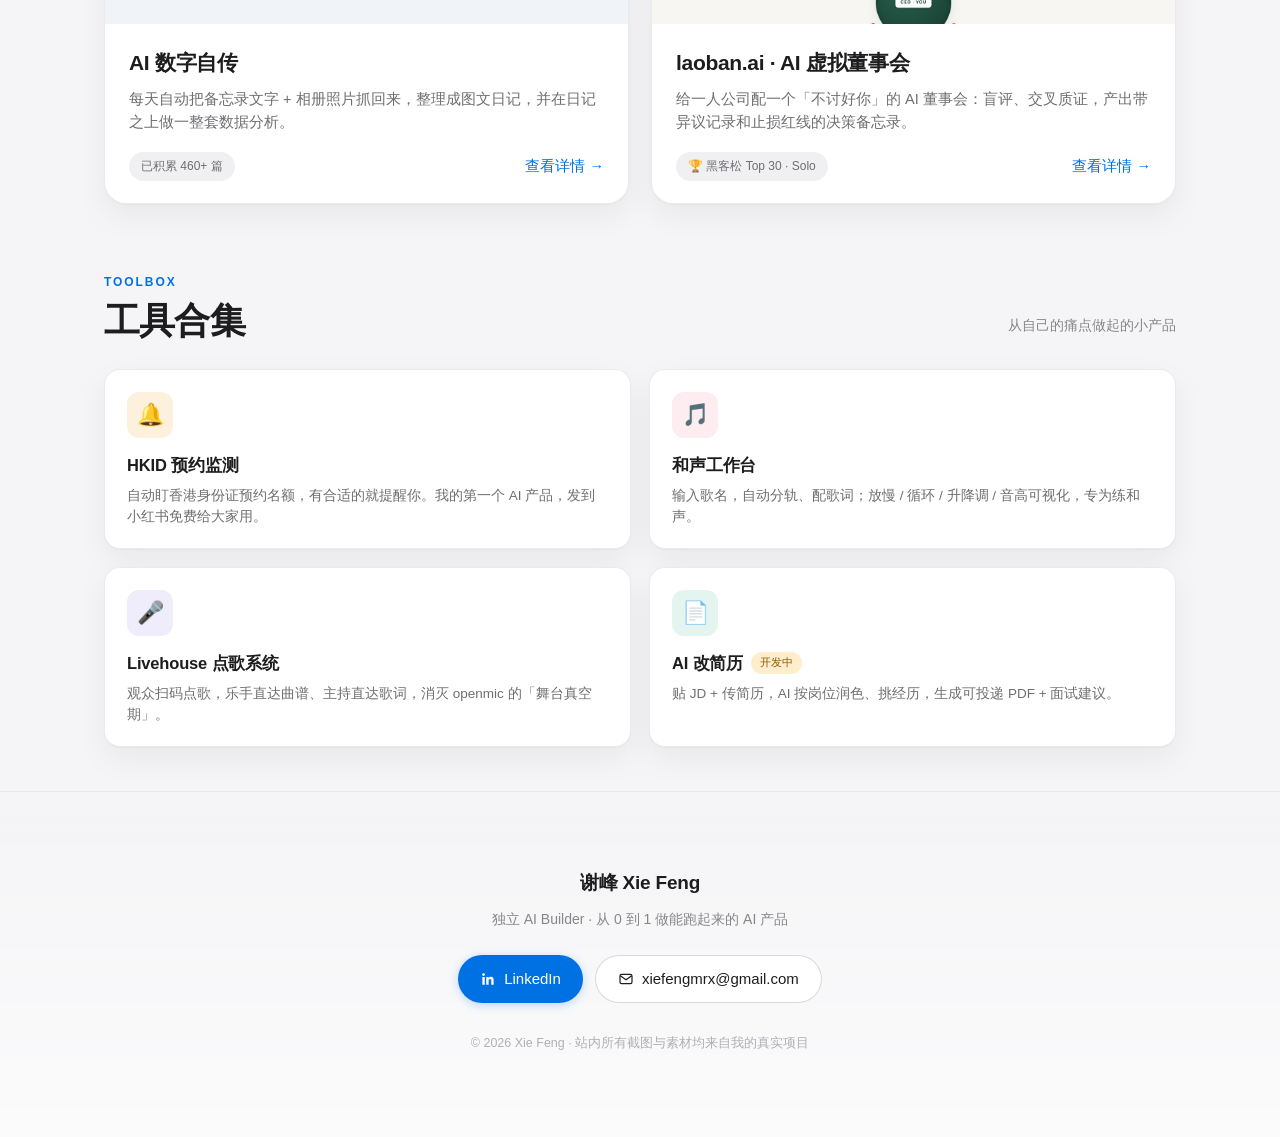
<file: autobio-legacy.html>
<!DOCTYPE html>
<html lang="zh-CN">
<head>
<meta charset="UTF-8">
<meta name="viewport" content="width=device-width,initial-scale=1,viewport-fit=cover">
<title>谢峰 Xie Feng · AI Builder 作品集</title>
<meta name="description" content="谢峰 Xie Feng — 独立 AI Builder。从身边的痛点出发，用 AI 把它做成能跑起来的产品。">
<link rel="icon" href='data:image/svg+xml,<svg xmlns="http://www.w3.org/2000/svg" viewBox="0 0 100 100"><rect width="100" height="100" rx="24" fill="%230071e3"/><text x="50" y="70" font-size="46" text-anchor="middle" fill="white" font-family="-apple-system,sans-serif" font-weight="700">XF</text></svg>'>
<link rel="stylesheet" href="assets/css/themes/apple.css">
<style>a[href="forward/"]:focus-visible{outline:3px solid #2457d6;outline-offset:5px}</style>
</head>
<body>

<!-- ============ NAV ============ -->
<nav class="nav">
  <div class="brand" onclick="go('home')"><span class="dot"></span>谢峰 Xie Feng</div>
  <div class="nav-links">
    <a onclick="goSection('big')">大项目</a>
    <a onclick="goSection('tools')">工具合集</a>
    <a onclick="goSection('contact')">联系</a>
  </div>
  <button class="back" onclick="go('home')">‹ 返回</button>
</nav>

<!-- ============ HOME ============ -->
<section id="home" class="view active">
  <header class="hero">
    <img class="hero-avatar" src="assets/img/avatar.jpg" alt="谢峰">
    <h1>谢峰 Xie&nbsp;Feng</h1>
    <div class="role">独立 AI Builder · 用户增长数据分析背景 · Base 新加坡</div>
    <div class="tagline"><span><span class="b">A</span>I</span><i>·</i><span><span class="b">B</span>uild</span><i>·</i><span><span class="b">C</span>uriosity</span></div>
    <p class="about">2025 年从 Shopee 离职后，我成了一名独立 AI Builder。<br>
      我的方法很简单：从身边的痛点出发，找到能用 AI 解决的地方，亲手把它做成一个能跑起来的产品——在实践里拿第一手经验。</p>
    <div class="chips">
      <span class="chip">NUS 硕士</span>
      <span class="chip">用户增长数据分析</span>
      <span class="chip">AI Agent · 流程自动化</span>
      <span class="chip">从 0 到 1 做产品</span>
    </div>
    <div class="hero-cta">
      <a class="btn btn-primary" href="https://www.linkedin.com/in/xie-feng-4586981b3/" target="_blank" rel="noopener">
        <svg viewBox="0 0 24 24" fill="currentColor" aria-hidden="true"><path d="M20.45 20.45h-3.55v-5.57c0-1.33-.03-3.04-1.85-3.04-1.85 0-2.14 1.45-2.14 2.94v5.67H9.36V9h3.41v1.56h.05c.47-.9 1.63-1.85 3.36-1.85 3.6 0 4.27 2.37 4.27 5.45v6.29zM5.34 7.43a2.06 2.06 0 1 1 0-4.12 2.06 2.06 0 0 1 0 4.12zM7.12 20.45H3.56V9h3.56v11.45z"/></svg>
        LinkedIn</a>
      <a class="btn btn-ghost" href="mailto:xiefengmrx@gmail.com">
        <svg viewBox="0 0 24 24" fill="none" stroke="currentColor" stroke-width="1.8" aria-hidden="true"><rect x="3" y="5" width="18" height="14" rx="2.5"/><path d="M3.5 7l8.5 6 8.5-6"/></svg>
        xiefengmrx@gmail.com</a>
    </div>
  </header>

  <!-- big projects -->
  <div class="section" id="big">
    <div class="section-head">
      <div><div class="eyebrow">Featured Work</div><h2>正在进行的大项目</h2></div>
    </div>
    <div class="big-grid">
      <article class="big-card" onclick="go('wallpaper')">
        <div class="media warm"><img style="object-fit:contain;background:#08080a" src="assets/img/wallpaper/aigc-factory-cover.png" alt="AIGC 内容工厂：最新暗色品牌网页与动态壁纸作品"></div>
        <div class="body">
          <div class="ttl">AIGC 内容工厂</div>
          <div class="desc">从内容发现、AI 创作与动态化，到商品发布、自动交付与运营，串起一条持续运转的内容生产流程。</div>
          <div class="foot"><span class="pill">生成 · 发布 · 运营</span><span class="more">查看详情 <span class="arr">→</span></span></div>
        </div>
      </article>
      <a class="big-card" href="forward/">
        <div class="media warm"><img src="forward/assets/journey-hero.png" alt="向前：从求职的繁琐事务，走向清楚有序的下一步"></div>
        <div class="body">
          <div class="ttl">向前 · 一站式求职平台</div>
          <div class="desc">从个人素材、岗位发现、简历润色，到投递跟进、面试准备与复盘，把求职的每一步串起来。</div>
          <div class="foot"><span class="pill">AI Agent · 全流程求职</span><span class="more">查看详情 <span class="arr">→</span></span></div>
        </div>
      </a>
      <article class="big-card" onclick="go('autobio')">
        <div class="media cool"><img src="assets/img/autobio/habits.png" alt="数字自传"></div>
        <div class="body">
          <div class="ttl">AI 数字自传</div>
          <div class="desc">每天自动把备忘录文字 + 相册照片抓回来，整理成图文日记，并在日记之上做一整套数据分析。</div>
          <div class="foot"><span class="pill">已积累 460+ 篇</span><span class="more">查看详情 <span class="arr">→</span></span></div>
        </div>
      </article>
      <article class="big-card" onclick="go('laoban')">
        <div class="media cool"><img src="assets/img/laoban/laoban-landing.png" alt="laoban.ai 一人公司的虚拟董事会"></div>
        <div class="body">
          <div class="ttl">laoban.ai · AI 虚拟董事会</div>
          <div class="desc">给一人公司配一个「不讨好你」的 AI 董事会：盲评、交叉质证，产出带异议记录和止损红线的决策备忘录。</div>
          <div class="foot"><span class="pill">🏆 黑客松 Top 30 · Solo</span><span class="more">查看详情 <span class="arr">→</span></span></div>
        </div>
      </article>
    </div>
  </div>

  <!-- tools -->
  <div class="section" id="tools">
    <div class="section-head">
      <div><div class="eyebrow">Toolbox</div><h2>工具合集</h2></div>
      <span class="hint">从自己的痛点做起的小产品</span>
    </div>
    <div class="tool-grid">
      <article class="tool-card" onclick="go('hkid')">
        <div class="ic amber">🔔</div>
        <div class="ttl">HKID 预约监测</div>
        <div class="desc">自动盯香港身份证预约名额，有合适的就提醒你。我的第一个 AI 产品，发到小红书免费给大家用。</div>
      </article>
      <article class="tool-card" onclick="go('harmony')">
        <div class="ic rose">🎵</div>
        <div class="ttl">和声工作台</div>
        <div class="desc">输入歌名，自动分轨、配歌词；放慢 / 循环 / 升降调 / 音高可视化，专为练和声。</div>
      </article>
      <article class="tool-card" onclick="go('livehouse')">
        <div class="ic violet">🎤</div>
        <div class="ttl">Livehouse 点歌系统</div>
        <div class="desc">观众扫码点歌，乐手直达曲谱、主持直达歌词，消灭 openmic 的「舞台真空期」。</div>
      </article>
      <article class="tool-card" onclick="go('resume')">
        <div class="ic teal">📄</div>
        <div class="ttl">AI 改简历 <span class="tag-dev">开发中</span></div>
        <div class="desc">贴 JD + 传简历，AI 按岗位润色、挑经历，生成可投递 PDF + 面试建议。</div>
      </article>
    </div>
  </div>

  <footer class="footer" id="contact">
    <div class="nm">谢峰 Xie Feng</div>
    <div class="row">独立 AI Builder · 从 0 到 1 做能跑起来的 AI 产品</div>
    <div class="f-cta">
      <a class="btn btn-primary" href="https://www.linkedin.com/in/xie-feng-4586981b3/" target="_blank" rel="noopener">
        <svg viewBox="0 0 24 24" fill="currentColor" aria-hidden="true"><path d="M20.45 20.45h-3.55v-5.57c0-1.33-.03-3.04-1.85-3.04-1.85 0-2.14 1.45-2.14 2.94v5.67H9.36V9h3.41v1.56h.05c.47-.9 1.63-1.85 3.36-1.85 3.6 0 4.27 2.37 4.27 5.45v6.29zM5.34 7.43a2.06 2.06 0 1 1 0-4.12 2.06 2.06 0 0 1 0 4.12zM7.12 20.45H3.56V9h3.56v11.45z"/></svg>
        LinkedIn</a>
      <a class="btn btn-ghost" href="mailto:xiefengmrx@gmail.com">
        <svg viewBox="0 0 24 24" fill="none" stroke="currentColor" stroke-width="1.8" aria-hidden="true"><rect x="3" y="5" width="18" height="14" rx="2.5"/><path d="M3.5 7l8.5 6 8.5-6"/></svg>
        xiefengmrx@gmail.com</a>
    </div>
    <div class="row copy">© 2026 Xie Feng · 站内所有截图与素材均来自我的真实项目</div>
  </footer>
</section>

<!-- ============ WALLPAPER ============ -->
<section id="wallpaper" class="view detail">
  <div class="detail-hero">
    <div class="kicker">大项目 · 个人独立项目</div>
    <h1>AIGC 内容工厂</h1>
    <p class="lead">一条「AI 生成动态壁纸 → 自动发布到小红书 → 自动发货」的全流程。目标是做一个有辨识度的壁纸品牌，并跑通变现。</p>
    <div class="meta-row">
      <a class="t" href="https://craboss888.github.io/hotyume-showcase/" target="_blank" rel="noopener">在线展示 ↗</a>
      <span class="t gray">小红书 MCP</span><span class="t gray">可灵 AI</span><span class="t gray">SAM2 / 检测模型</span><span class="t gray">FFmpeg · .livp 逆向</span><span class="t gray">Agent 编排</span>
    </div>
  </div>

  <!-- workflow diagram -->
  <div class="flow-wrap">
    <div class="flow">
      <svg viewBox="0 0 960 452" xmlns="http://www.w3.org/2000/svg" role="img" aria-label="HotYume 壁纸工作流：生成、发布、运营三个阶段">
        <defs>
          <marker id="ar" viewBox="0 0 10 10" refX="8" refY="5" markerWidth="7" markerHeight="7" orient="auto-start-reverse">
            <path d="M0 0L10 5L0 10z" fill="#c2c2c8"/>
          </marker>
        </defs>
        <g font-family="-apple-system,'PingFang SC',sans-serif">
          <rect x="24" y="20" width="280" height="34" rx="9" fill="#f1ebe2"/>
          <text x="164" y="42" text-anchor="middle" font-size="15" font-weight="600" fill="#7a6a55">① 生成</text>
          <rect x="340" y="20" width="280" height="34" rx="9" fill="#e9f2fc"/>
          <text x="480" y="42" text-anchor="middle" font-size="15" font-weight="600" fill="#185fa5">② 发布</text>
          <rect x="656" y="20" width="280" height="34" rx="9" fill="#e3f1ec"/>
          <text x="796" y="42" text-anchor="middle" font-size="15" font-weight="600" fill="#0f6e56">③ 运营</text>

          <!-- stage1 sources -->
          <text x="164" y="74" text-anchor="middle" font-size="11" fill="#b08d57">壁纸来源 · 海选池 3 个入口</text>
          <rect x="36" y="82" width="80" height="42" rx="10" fill="#fdfbf7" stroke="#e6e2da"/>
          <text x="76" y="101" text-anchor="middle" font-size="12" font-weight="600" fill="#1d1d1f">日常浏览</text>
          <text x="76" y="116" text-anchor="middle" font-size="10" fill="#86868b">收藏 / 灵感</text>
          <rect x="124" y="82" width="80" height="42" rx="10" fill="#fdfbf7" stroke="#e6e2da"/>
          <text x="164" y="101" text-anchor="middle" font-size="12" font-weight="600" fill="#1d1d1f">AI 作图</text>
          <text x="164" y="116" text-anchor="middle" font-size="10" fill="#86868b">本地 SD</text>
          <rect x="212" y="82" width="80" height="42" rx="10" fill="#fdfbf7" stroke="#e6e2da"/>
          <text x="252" y="101" text-anchor="middle" font-size="12" font-weight="600" fill="#1d1d1f">AI 爬取</text>
          <text x="252" y="116" text-anchor="middle" font-size="10" fill="#86868b">按热度抽</text>

          <!-- stage1 main flow -->
          <rect x="36" y="146" width="256" height="52" rx="12" fill="#fff" stroke="#e6e2da"/>
          <text x="58" y="169" font-size="14.5" font-weight="600" fill="#1d1d1f">壁纸海选</text>
          <rect x="232" y="160" width="30" height="20" rx="10" fill="#1d1d1f"/><text x="247" y="174" text-anchor="middle" font-size="11" fill="#fff">我</text>
          <text x="58" y="187" font-size="12" fill="#86868b">人工把关审美</text>

          <rect x="36" y="212" width="256" height="48" rx="12" fill="#fff" stroke="#e6e2da"/>
          <text x="58" y="234" font-size="14.5" font-weight="600" fill="#1d1d1f">入围池</text>
          <text x="58" y="251" font-size="12" fill="#86868b">排队等待制作</text>

          <rect x="36" y="274" width="256" height="48" rx="12" fill="#fff" stroke="#e6e2da"/>
          <text x="58" y="296" font-size="14.5" font-weight="600" fill="#1d1d1f">动态化</text>
          <text x="58" y="313" font-size="12" fill="#86868b">可灵 AI · 图生视频</text>

          <rect x="36" y="336" width="256" height="62" rx="12" fill="#fff" stroke="#e6e2da"/>
          <text x="58" y="358" font-size="14.5" font-weight="600" fill="#1d1d1f">商品包装</text>
          <text x="58" y="376" font-size="12" fill="#86868b">水印 · 打码 · 样机</text>
          <text x="58" y="391" font-size="12" fill="#86868b">合成 .livp · 传百度云</text>

          <!-- stage2 -->
          <rect x="352" y="170" width="256" height="52" rx="12" fill="#fff" stroke="#dbe6f3"/>
          <text x="374" y="193" font-size="14.5" font-weight="600" fill="#1d1d1f">AI 写文案</text>
          <text x="374" y="211" font-size="12" fill="#86868b">看图配小红书文案</text>

          <rect x="352" y="240" width="256" height="62" rx="12" fill="#fff" stroke="#dbe6f3"/>
          <text x="374" y="262" font-size="14.5" font-weight="600" fill="#1d1d1f">定时发布</text>
          <rect x="548" y="246" width="30" height="20" rx="10" fill="#1d1d1f"/><text x="563" y="260" text-anchor="middle" font-size="11" fill="#fff">我</text>
          <text x="374" y="280" font-size="12" fill="#86868b">小红书 MCP 发帖</text>
          <text x="374" y="295" font-size="12" fill="#86868b">发布前手机再确认</text>

          <!-- stage3 -->
          <rect x="668" y="170" width="256" height="52" rx="12" fill="#fff" stroke="#dceee6"/>
          <text x="690" y="193" font-size="14.5" font-weight="600" fill="#1d1d1f">私信自动回复</text>
          <text x="690" y="211" font-size="12" fill="#86868b">读私信 → 自动回</text>

          <rect x="668" y="240" width="256" height="52" rx="12" fill="#fff" stroke="#dceee6"/>
          <text x="690" y="263" font-size="14.5" font-weight="600" fill="#1d1d1f">带商品帖 · 自动发货</text>
          <text x="690" y="281" font-size="12" fill="#86868b">链路已测试跑通</text>

          <!-- converge: sources -> 海选 -->
          <line x1="76" y1="124" x2="118" y2="146" stroke="#c2c2c8" stroke-width="1.4" marker-end="url(#ar)"/>
          <line x1="164" y1="124" x2="164" y2="146" stroke="#c2c2c8" stroke-width="1.4" marker-end="url(#ar)"/>
          <line x1="252" y1="124" x2="210" y2="146" stroke="#c2c2c8" stroke-width="1.4" marker-end="url(#ar)"/>
          <!-- stage1 vertical -->
          <line x1="164" y1="198" x2="164" y2="212" stroke="#c2c2c8" stroke-width="1.6" marker-end="url(#ar)"/>
          <line x1="164" y1="260" x2="164" y2="274" stroke="#c2c2c8" stroke-width="1.6" marker-end="url(#ar)"/>
          <line x1="164" y1="322" x2="164" y2="336" stroke="#c2c2c8" stroke-width="1.6" marker-end="url(#ar)"/>
          <!-- stage1 -> stage2 -->
          <line x1="294" y1="360" x2="350" y2="200" stroke="#c2c2c8" stroke-width="1.6" marker-end="url(#ar)"/>
          <!-- stage2 vertical -->
          <line x1="480" y1="222" x2="480" y2="240" stroke="#c2c2c8" stroke-width="1.6" marker-end="url(#ar)"/>
          <!-- stage2 -> stage3 -->
          <line x1="610" y1="252" x2="666" y2="200" stroke="#c2c2c8" stroke-width="1.6" marker-end="url(#ar)"/>
          <!-- stage3 vertical -->
          <line x1="796" y1="222" x2="796" y2="240" stroke="#c2c2c8" stroke-width="1.6" marker-end="url(#ar)"/>

          <text x="24" y="436" font-size="12.5" fill="#86868b">「我」标记的环节是人工把关——审美与发布决策留在人手里，其余交给 AI 自动跑。</text>
        </g>
      </svg>
    </div>
  </div>

  <!-- 成果：店铺 -->
  <div class="block">
    <div class="b-media center">
      <div class="phone" style="width:318px"><div class="scr" style="aspect-ratio:941/1672"><img class="zoomable" src="assets/img/wallpaper/store_new.png?v=20260903" alt="小红书店铺" data-full="assets/img/wallpaper/store_new.png?v=20260903"></div></div>
    </div>
    <div class="b-text">
      <h3>已经上线的店铺</h3>
      <p class="lead2">小红书账号 <strong>HotYume.Wallpaper</strong> 已经建立：原创动态壁纸、下单自动发货、私信可定制，还做了版权登记。</p>
      <div class="tags"><span class="t">原创动态壁纸</span><span class="t">自动发货</span><span class="t">海贼 / 火影 / Q 版系列</span></div>
      <p style="font-size:13.5px;color:var(--mut);margin:14px 0 0">🔧 店铺目前正在升级维护中。</p>
    </div>
  </div>

  <!-- 品牌视觉 -->
  <div class="block wide">
    <div class="b-text"><h3>品牌视觉（自己设计）</h3><p class="lead2">从 logo、打码贴纸到作品水印 / 编号牌，整套视觉都是自己定的——给壁纸品牌一个统一、有辨识度的样子。</p></div>
    <div class="brand-row">
      <div class="bcol sq"><div class="btile dark"><img src="assets/img/brand/logo-neon.png" alt="HotYume 霓虹 logo"></div><div class="bcap">logo · 霓虹版</div></div>
      <div class="bcol sq"><div class="btile light"><img src="assets/img/brand/logo-black.png" alt="HotYume logo"></div><div class="bcap">logo · 标准版</div></div>
      <div class="bcol sq"><div class="btile tint"><img src="assets/img/brand/sticker-oval.png" alt="HotYume 打码贴纸"></div><div class="bcap">打码贴纸</div></div>
      <div class="bcol wide"><div class="btile dark"><img src="assets/img/brand/watermark-white.png" alt="作品水印 / 编号牌"></div><div class="bcap">作品水印 / 编号牌</div></div>
    </div>
  </div>

  <!-- 壁纸风格 -->
  <div class="block wide">
    <div class="b-text"><h3>壁纸风格</h3><p class="lead2">从二次元到氛围感，覆盖不同审美。下面是一些示例。</p></div>
    <div class="gallery">
      <div class="phone"><div class="scr"><img class="zoomable" src="assets/img/wallpaper/sample4.jpg" data-full="assets/img/wallpaper/sample4.jpg" alt="壁纸"></div></div>
      <div class="phone"><div class="scr"><img class="zoomable" src="assets/img/wallpaper/sample5.jpeg" data-full="assets/img/wallpaper/sample5.jpeg" alt="壁纸"></div></div>
      <div class="phone"><div class="scr"><img class="zoomable" src="assets/img/wallpaper/sample6.jpeg" data-full="assets/img/wallpaper/sample6.jpeg" alt="壁纸"></div></div>
      <div class="phone"><div class="scr"><img class="zoomable" src="assets/img/wallpaper/sample1.jpg" data-full="assets/img/wallpaper/sample1.jpg" alt="壁纸"></div></div>
      <div class="phone"><div class="scr"><img class="zoomable" src="assets/img/wallpaper/sample2.jpg" data-full="assets/img/wallpaper/sample2.jpg" alt="壁纸"></div></div>
      <div class="phone"><div class="scr"><img class="zoomable" src="assets/img/wallpaper/sample3.jpg" data-full="assets/img/wallpaper/sample3.jpg" alt="壁纸"></div></div>
    </div>
  </div>

  <!-- 子系统1 打码 -->
  <div class="block reverse">
    <div class="b-media">
      <div class="frame" style="padding:22px;background:#fafafa">
        <svg viewBox="0 0 500 300" xmlns="http://www.w3.org/2000/svg" role="img" aria-label="自动打码：检测、SAM2 分割、双 Agent 自我迭代">
          <g font-family="-apple-system,'PingFang SC',sans-serif">
            <rect x="118" y="16" width="264" height="32" rx="9" fill="#e9f2fc"/>
            <text x="250" y="37" text-anchor="middle" font-size="13" font-weight="600" fill="#185fa5">自动打码 · 双 Agent 自我迭代</text>

            <rect x="20" y="74" width="104" height="54" rx="12" fill="#fff" stroke="#e2e2e6"/>
            <text x="72" y="98" text-anchor="middle" font-size="13.5" font-weight="600" fill="#1d1d1f">检测</text>
            <text x="72" y="115" text-anchor="middle" font-size="10.5" fill="#86868b">3 模型叠加</text>
            <rect x="140" y="74" width="104" height="54" rx="12" fill="#fff" stroke="#e2e2e6"/>
            <text x="192" y="98" text-anchor="middle" font-size="13.5" font-weight="600" fill="#1d1d1f">SAM2 分割</text>
            <text x="192" y="115" text-anchor="middle" font-size="10.5" fill="#86868b">精确像素轮廓</text>
            <rect x="260" y="74" width="104" height="54" rx="12" fill="#eef5fd" stroke="#cfe0f4"/>
            <text x="312" y="98" text-anchor="middle" font-size="13.5" font-weight="600" fill="#1d1d1f">打码 Agent</text>
            <text x="312" y="115" text-anchor="middle" font-size="10.5" fill="#86868b">贴遮挡</text>
            <rect x="384" y="74" width="104" height="54" rx="12" fill="#eef5fd" stroke="#cfe0f4"/>
            <text x="436" y="98" text-anchor="middle" font-size="13.5" font-weight="600" fill="#1d1d1f">评价 Agent</text>
            <text x="436" y="115" text-anchor="middle" font-size="10.5" fill="#86868b">像素级校验</text>

            <line x1="124" y1="101" x2="140" y2="101" stroke="#c2c2c8" stroke-width="1.6" marker-end="url(#ar)"/>
            <line x1="244" y1="101" x2="260" y2="101" stroke="#c2c2c8" stroke-width="1.6" marker-end="url(#ar)"/>
            <line x1="364" y1="101" x2="384" y2="101" stroke="#c2c2c8" stroke-width="1.6" marker-end="url(#ar)"/>

            <path d="M436 128 C 436 182 360 182 322 134" fill="none" stroke="#c2c2c8" stroke-width="1.6" marker-end="url(#ar)"/>
            <text x="392" y="200" text-anchor="middle" font-size="11.5" fill="#86868b">不达标 ↻ 自动迭代</text>

            <rect x="36" y="214" width="226" height="50" rx="12" fill="#fff" stroke="#e2e2e6"/>
            <text x="149" y="237" text-anchor="middle" font-size="12.5" font-weight="600" fill="#1d1d1f">手标 100 张「标准答案」</text>
            <text x="149" y="253" text-anchor="middle" font-size="10.5" fill="#86868b">让系统学我的打码规律（角度 / 覆盖度）</text>
            <path d="M262 235 C 300 235 302 168 306 130" fill="none" stroke="#c2c2c8" stroke-width="1.6" marker-end="url(#ar)"/>

            <text x="250" y="290" text-anchor="middle" font-size="12" fill="#86868b">通过率 30% → 70%，某类别 10/10 通过</text>
          </g>
        </svg>
      </div>
    </div>
    <div class="b-text">
      <h3>关键子系统：自动打码（最复杂）</h3>
      <p class="lead2">一个多阶段图像处理 pipeline，是整个项目最花时间的地方。</p>
      <h4>三步走</h4>
      <ul>
        <li><strong>检测</strong>：叠三个现成模型——WD14 判穿衣/裸露、booru_yolo 定位部位、NudeNet 框敏感区。</li>
        <li><strong>分割</strong>：用 SAM2 把检测框转成精确像素轮廓（本地 M4 约 1 秒/张）。</li>
        <li><strong>贴码</strong>：按规则（角度 / 大小 / 不遮脸 / 不重叠）贴遮挡。</li>
      </ul>
      <h4>怎么从 30% 提到 70%</h4>
      <ul>
        <li>纯靠 AI 自动打，一开始能用率只有 <strong>30%</strong>。</li>
        <li>我<strong>亲手标注 100 张当「标准答案」</strong>，让系统学我的打码规律（角度、覆盖度）。</li>
        <li>改成<strong>双 Agent</strong>：一个负责打码、一个负责评价（像素级校验覆盖率），不达标自动迭代。</li>
        <li>踩坑：让子 Agent「开放式」代评不可靠，换成<strong>定向验证</strong>（「这块遮住了吗？」）才准 → 通过率提到 <strong>70%</strong>。</li>
      </ul>
      <div class="tags"><span class="t">WD14</span><span class="t">booru_yolo</span><span class="t">NudeNet</span><span class="t">SAM2</span><span class="t">双 Agent 自我迭代</span></div>
    </div>
  </div>

  <!-- 子系统2 livp -->
  <div class="block">
    <div class="b-media">
      <div class="frame" style="padding:22px;background:#fafafa">
        <svg viewBox="0 0 516 206" xmlns="http://www.w3.org/2000/svg" role="img" aria-label="动态壁纸打包：静态图到 .livp 的流程">
          <g font-family="-apple-system,'PingFang SC',sans-serif">
            <rect x="118" y="16" width="280" height="32" rx="9" fill="#f1ebe2"/>
            <text x="258" y="37" text-anchor="middle" font-size="13" font-weight="600" fill="#7a6a55">动态壁纸打包 · 逆向 iPhone .livp</text>

            <rect x="16" y="74" width="88" height="52" rx="11" fill="#fff" stroke="#e2e2e6"/>
            <text x="60" y="105" text-anchor="middle" font-size="12.5" font-weight="600" fill="#1d1d1f">静态图</text>
            <rect x="116" y="74" width="92" height="52" rx="11" fill="#fff" stroke="#e2e2e6"/>
            <text x="162" y="98" text-anchor="middle" font-size="12.5" font-weight="600" fill="#1d1d1f">可灵 5s</text>
            <text x="162" y="114" text-anchor="middle" font-size="10" fill="#86868b">图生视频</text>
            <rect x="220" y="74" width="104" height="52" rx="11" fill="#fff" stroke="#e2e2e6"/>
            <text x="272" y="98" text-anchor="middle" font-size="12.5" font-weight="600" fill="#1d1d1f">补帧 20s</text>
            <text x="272" y="114" text-anchor="middle" font-size="10" fill="#86868b">FFmpeg</text>
            <rect x="336" y="74" width="92" height="52" rx="11" fill="#1d1d1f"/>
            <text x="382" y="98" text-anchor="middle" font-size="12.5" font-weight="600" fill="#fff">打包</text>
            <text x="382" y="114" text-anchor="middle" font-size="10.5" fill="#cfcfcf">.livp</text>
            <rect x="440" y="74" width="72" height="52" rx="11" fill="#fff" stroke="#e2e2e6"/>
            <text x="476" y="98" text-anchor="middle" font-size="12.5" font-weight="600" fill="#1d1d1f">百度云</text>
            <text x="476" y="114" text-anchor="middle" font-size="10" fill="#86868b">分发</text>

            <line x1="104" y1="100" x2="116" y2="100" stroke="#c2c2c8" stroke-width="1.6" marker-end="url(#ar)"/>
            <line x1="208" y1="100" x2="220" y2="100" stroke="#c2c2c8" stroke-width="1.6" marker-end="url(#ar)"/>
            <line x1="324" y1="100" x2="336" y2="100" stroke="#c2c2c8" stroke-width="1.6" marker-end="url(#ar)"/>
            <line x1="428" y1="100" x2="440" y2="100" stroke="#c2c2c8" stroke-width="1.6" marker-end="url(#ar)"/>

            <text x="258" y="158" text-anchor="middle" font-size="11.5" fill="#86868b">iOS 只播放 Live Photo 时长的 25–50% → 补帧到 20s 再加速</text>
            <text x="258" y="182" text-anchor="middle" font-size="11.5" fill="#86868b">踩坑：HEIC 与 MOV 同一 UUID · 56 字节 comment 算偏移 · 80+ 轮测试</text>
          </g>
        </svg>
      </div>
    </div>
    <div class="b-text">
      <h3>关键子系统：动态壁纸打包（逆向 .livp）</h3>
      <p class="lead2">iPhone 的实况照片（.livp）格式没有公开文档，我是一点点<strong>反向工程</strong>试出来的。</p>
      <h4>打包链路</h4>
      <ul>
        <li>静态图 → 可灵生成 5 秒视频。</li>
        <li>因为 iOS 只播放 Live Photo 时长的 25–50%，要用 <strong>FFmpeg 补帧到 20 秒</strong>再加速，才能完整呈现。</li>
        <li>配对成 HEIC + MOV、打包成 .livp，传百度云分发。</li>
      </ul>
      <h4>难点全在二进制细节</h4>
      <ul>
        <li><strong>HEIC 与 MOV 必须同一个 UUID</strong>；文件里 <strong>56 字节的 comment 要动态算偏移</strong>。</li>
        <li>光是让 iPhone 认出这是「实况」，那两天我就疯狂做了 <strong>80+ 轮测试</strong>才跑通。</li>
      </ul>
      <div class="tags"><span class="t">FFmpeg 补帧</span><span class="t">.livp 逆向</span><span class="t">HEIC + MOV 同 UUID</span></div>
    </div>
  </div>

  <!-- 学到的 -->
  <div class="block wide">
    <div class="b-text" style="max-width:760px">
      <h3>我从这个项目里学到的</h3>
      <ul>
        <li>AI 的能力是有边界的。有些任务 AI 擅长，有些人擅长——一味全交给 AI 反而低效，学会按任务性质分配。<strong>Human 一定会 in the loop。</strong></li>
        <li>看似简单的事，往往藏着想不到的 blocker。一定要亲自实践，否则会踩一堆根本没预料到的坑。</li>
        <li>AI 执行力强，但很容易跑偏。不能放任它一直跑不管，得有人持续给它规划方向。</li>
      </ul>
    </div>
  </div>
  <div style="height:30px"></div>
</section>

<!-- ============ AUTOBIO ============ -->
<section id="autobio" class="view detail">
  <div class="detail-hero">
    <div class="kicker">大项目 · 个人独立项目</div>
    <h1>AI 数字自传</h1>
    <p class="lead">一个全自动的「生活日记系统」：每天自动把我散落在备忘录、相册里的生活碎片抓回来，整理合成一篇图文日记，并在所有日记之上做一整套数据分析。</p>
    <div class="meta-row">
      <span class="t gray">launchd 定时</span><span class="t gray">AppleScript</span><span class="t gray">osxphotos</span><span class="t gray">Flask</span><span class="t gray">FFmpeg</span><span class="t gray">3-2-1 备份</span>
    </div>
  </div>

  <!-- f1 采集 -->
  <div class="block">
    <div class="b-media"><div class="browser"><div class="bar"><i class="r"></i><i class="y"></i><i class="g"></i><span class="u">localhost:5588</span></div><img class="zoomable" src="assets/img/autobio/collect.png" data-full="assets/img/autobio/collect.png" alt="自动采集"></div></div>
    <div class="b-text">
      <h3>① 自动采集</h3>
      <p class="lead2">每天早上 7 点，macOS 定时任务自动跑，把「昨天」的照片、视频和备忘录里写的文字都抓回来，进一个待整理的池子。</p>
      <div class="tags"><span class="t">launchd · .app 包装</span><span class="t">跨午夜照片归并</span><span class="t">唯一 id 定位</span></div>
    </div>
  </div>

  <!-- f2 生成日记 -->
  <div class="block wide">
    <div class="b-text" style="max-width:680px;text-align:left">
      <h3>② 生成日记页</h3>
      <p class="lead2">抓回来的素材先进「待定池」，等待人工筛选。</p>
      <ul>
        <li><strong>人工筛选</strong>：留哪些照片、怎么排序、配什么文字——「哪张值得留进今天」是审美判断，这步我自己来，不交给 AI。</li>
        <li><strong>自动成稿</strong>：筛完点一下，自动生成一篇 Markdown 图文日记、按「年 / 月」归档，并把我改过的文字同步写回苹果备忘录。</li>
      </ul>
      <div class="tags"><span class="t">人工筛选</span><span class="t">自动成稿</span><span class="t">双向同步备忘录</span></div>
    </div>
    <div class="b-media center"><div class="browser" style="max-width:760px"><div class="bar"><i class="r"></i><i class="y"></i><i class="g"></i><span class="u">手记 · 日记页（含当天习惯打卡）</span></div><img class="zoomable" src="assets/img/autobio/journal.png" data-full="assets/img/autobio/journal.png" alt="生成日记页：照片 + 文字 + 底部习惯打卡"></div></div>
  </div>
  <p class="note">🔒 为保护隐私，截图里我的日记文字和照片已做局部模糊处理，产品界面与交互结构保持原样。</p>

  <!-- f3 月度分析 -->
  <div class="block">
    <div class="b-media"><div class="browser scroll"><div class="bar"><i class="r"></i><i class="y"></i><i class="g"></i><span class="u">月度总结 · 数据分析</span></div><img class="zoomable" src="assets/img/autobio/monthly.png" data-full="assets/img/autobio/monthly.png" alt="月度分析"></div></div>
    <div class="b-text">
      <h3>③ 月度分析 / 总结</h3>
      <p class="lead2">我觉得最有价值、也是市面上的日记 App 给不了的部分——在所有日记之上做一整套分析：</p>
      <ul>
        <li><strong>睡眠甘特图</strong>：每天几点睡、几点醒、睡多久。</li>
        <li><strong>情绪温度计</strong>：AI 给每天情绪打分，画成曲线。</li>
        <li><strong>饮食 / 运动记录</strong> + 月度总结（自动算数据 + AI 写洞察）。</li>
      </ul>
      <p class="lead2">帮我看见没意识到的行为模式，比如：晚饭吃太晚会不会影响睡眠？哪个时段我生产力最高？</p>
      <div class="tags"><span class="t">睡眠甘特图</span><span class="t">情绪曲线</span><span class="t">饮食 / 运动统计</span><span class="t">AI 洞察</span></div>
    </div>
  </div>

  <!-- f4 习惯 + f5 目标 -->
  <div class="block reverse">
    <div class="b-media"><div class="browser"><div class="bar"><i class="r"></i><i class="y"></i><i class="g"></i><span class="u">习惯追踪</span></div><img class="zoomable" src="assets/img/autobio/habits.png" data-full="assets/img/autobio/habits.png" alt="习惯打卡"></div></div>
    <div class="b-text">
      <h3>④ 习惯打卡追踪</h3>
      <p class="lead2">设定每天要遵守的习惯，每日打卡，带月度达成率，清楚看见自己的行为模式。睡眠 / 晨间 / 身体 / 音乐分组，一眼看出哪类坚持得好、哪类掉链子。</p>
      <div class="tags"><span class="t">月度达成率</span><span class="t">分组视图</span></div>
    </div>
  </div>

  <div class="block">
    <div class="b-media center"><div class="frame" style="max-width:380px;background:#eef1f4;padding:22px"><img class="zoomable" src="assets/img/autobio/goal.png" data-full="assets/img/autobio/goal.png" alt="目标系统" style="border-radius:10px"></div></div>
    <div class="b-text">
      <h3>⑤ 目标系统</h3>
      <p class="lead2">制定目标后，AI 帮你把它拆成几个里程碑、分到每一周，月末还能复盘。让「想做的事」真的有节奏地推进，而不是写完就忘。</p>
      <div class="tags"><span class="t">AI 拆解里程碑</span><span class="t">月末复盘</span></div>
    </div>
  </div>

  <!-- f5b 目标详情 -->
  <div class="block wide">
    <div class="b-text" style="max-width:680px;text-align:left">
      <h3>点开一个目标，就是它的「详情页」</h3>
      <p class="lead2">里程碑（带时间线）、待办清单、<strong>AI 拆解建议</strong>、关联日记、月末复盘——一个目标的完整管理都在这一页。</p>
      <div class="tags"><span class="t">里程碑 + 日期</span><span class="t">AI 拆解建议</span><span class="t">关联日记</span><span class="t">月末复盘</span></div>
    </div>
    <div class="b-media center"><div class="browser" style="max-width:560px"><div class="bar"><i class="r"></i><i class="y"></i><i class="g"></i><span class="u">目标 · 详情</span></div><img class="zoomable" src="assets/img/autobio/goal-detail.png" data-full="assets/img/autobio/goal-detail.png" alt="目标详情页：里程碑 / 待办 / AI 拆解建议 / 月末复盘"></div></div>
  </div>

  <!-- scale -->
  <div class="section" style="padding-top:44px"><div class="section-head">
    <div><div class="eyebrow">By the Numbers</div><h2>当前规模</h2></div>
  </div></div>
  <div class="stats">
    <div class="stat"><div class="n">460<small>+ 篇</small></div><div class="l">已积累日记</div></div>
    <div class="stat"><div class="n">~16<small>GB/年</small></div><div class="l">数据量（每天 ~45MB）</div></div>
    <div class="stat"><div class="n">4<small> 套</small></div><div class="l">可切换主题</div></div>
    <div class="stat"><div class="n">3-2-1</div><div class="l">每天自动备份到私有 GitHub</div></div>
  </div>
  <div style="height:40px"></div>
</section>

<!-- ============ HKID ============ -->
<section id="hkid" class="view detail">
  <div class="detail-hero">
    <div class="kicker">工具 · 我的第一个 AI 产品</div>
    <h1>HKID 预约监测</h1>
    <p class="lead">自动盯香港身份证的预约名额，像演唱会抢票一样——有合适的号就提醒你。</p>
  </div>

  <div class="block">
    <div class="b-media center">
      <div style="display:flex;flex-direction:column;gap:14px;align-items:center">
        <div class="frame" style="width:138px"><img src="assets/img/hkid/01.png" alt="HKID Watcher logo"></div>
        <div class="frame" style="width:100%;max-width:440px"><img class="zoomable" src="assets/img/hkid/02.png" data-full="assets/img/hkid/02.png" alt="HKID 预约工具界面"></div>
      </div>
    </div>
    <div class="b-text">
      <h3>从自己的痛点，做成一个产品</h3>
      <p class="lead2">我拿到香港高才计划要去领身份证，但官方预约系统很难用，最早的号都排到两三个月后。</p>
      <ul>
        <li>做了个工具自动监控名额，<strong>先帮自己抢到了合适的号</strong>。</li>
        <li>再把它产品化：设计界面、做 logo、打包成可下载的 App。</li>
        <li>发到小红书免费给大家用；收到反馈又迭代几轮，还做了 <strong>Windows 版</strong>。</li>
      </ul>
      <p class="lead2">需求虽然小众，但很长尾，到现在还时不时收到私信。</p>
      <div class="tags"><span class="t">自动监控 + 提醒</span><span class="t">macOS + Windows</span><span class="t">UI / logo 自设计</span></div>
    </div>
  </div>

  <div class="wall-sec">
    <div class="section" style="padding-bottom:6px;padding-top:44px"><div class="section-head">
      <div><div class="eyebrow">Real Feedback</div><h2>真实用户反馈</h2></div>
      <span class="hint">来自小红书私信</span>
    </div></div>
    <div class="wall">
      <div class="dm"><img src="assets/img/hkid/07.png" alt="用户反馈"></div>
      <div class="dm"><img src="assets/img/hkid/06.png" alt="用户反馈"></div>
      <div class="dm"><img src="assets/img/hkid/03.png" alt="用户反馈"></div>
      <div class="dm"><img src="assets/img/hkid/08.png" alt="用户反馈"></div>
      <div class="dm"><img src="assets/img/hkid/05.png" alt="用户反馈"></div>
      <div class="dm"><img src="assets/img/hkid/09.png" alt="用户反馈"></div>
      <div class="dm"><img src="assets/img/hkid/04.png" alt="用户反馈"></div>
    </div>
    <div style="height:30px"></div>
  </div>
</section>

<!-- ============ HARMONY ============ -->
<section id="harmony" class="view detail">
  <div class="detail-hero">
    <div class="kicker">工具</div>
    <h1>和声工作台</h1>
    <p class="lead">市面上没有专门练「和声」的好工具——大多在练视唱练耳，专业音频软件又贵又复杂。于是我做了一个：输入歌名，其它全自动。</p>
    <div class="meta-row"><span class="t gray">智能分轨</span><span class="t gray">实时音高检测</span><span class="t gray">Flask + Web Audio</span></div>
  </div>

  <div class="block">
    <div class="b-media"><div class="browser"><div class="bar"><i class="r"></i><i class="y"></i><i class="g"></i><span class="u">和声练习站 · 工作台</span></div><img class="zoomable" src="assets/img/harmony/workbench.png" data-full="assets/img/harmony/workbench.png" alt="和声工作台"></div></div>
    <div class="b-text">
      <h3>懒人友好，输入歌名就开练</h3>
      <p class="lead2">用户操作成本极低——<strong>只要输入想练的歌名</strong>，提取音频、智能分轨（人声 / 伴奏）、抓歌词，全部自动完成。剩下的就是戴上耳机开练。</p>
      <div class="tags"><span class="t">自动提取音频</span><span class="t">人声 / 伴奏分轨</span><span class="t">自动对齐歌词</span></div>
    </div>
  </div>

  <div class="block reverse">
    <div class="b-media"><div class="frame" style="background:#fbf8f1;padding:14px"><img class="zoomable" src="assets/img/harmony/lyrics.png" data-full="assets/img/harmony/lyrics.png" alt="歌词音高可视化"></div></div>
    <div class="b-text">
      <h3>为「练和声」量身定制的功能</h3>
      <p class="lead2">保持极简，但每个功能都刚好踩在需求上：</p>
      <ul>
        <li>一键<strong>放慢</strong>不变调，抠和声更从容。</li>
        <li><strong>A-B 循环</strong>，反复抠最难的那几小节。</li>
        <li>一键<strong>升降调</strong>，跟着自己的音域走。</li>
        <li><strong>歌词音高可视化</strong>——哪个音该唱多高，一眼看见。</li>
      </ul>
      <p class="lead2">这些都是访谈了几个学音乐的朋友，照他们的真实反馈做的。</p>
      <div class="tags"><span class="t">变速不变调</span><span class="t">A-B 循环</span><span class="t">一键移调</span><span class="t">音高可视化</span></div>
    </div>
  </div>
  <div style="height:30px"></div>
</section>

<!-- ============ LIVEHOUSE ============ -->
<section id="livehouse" class="view detail">
  <div class="detail-hero">
    <div class="kicker">工具 · 已上线</div>
    <h1>Livehouse 点歌系统</h1>
    <p class="lead">观众扫码点歌，消灭 openmic 的「舞台真空期」。已用 Render 部署上线。</p>
    <div class="meta-row"><a class="t" style="cursor:pointer" href="https://wireopenmic.onrender.com" target="_blank" rel="noopener">wireopenmic.onrender.com ↗</a></div>
  </div>

  <div class="block">
    <div class="b-media center"><div class="frame" style="max-width:280px"><img class="zoomable" src="assets/img/livehouse/photo.png" data-full="assets/img/livehouse/photo.png" alt="Livehouse 现场"></div></div>
    <div class="b-text">
      <h3>一个真实场景里的小痛点</h3>
      <p class="lead2">在 Livehouse 的 openmic 上，常常是观众上了台才报歌名，乐手现场翻谱、主持人临时找歌词，台上有一段尴尬的「真空期」。</p>
      <p class="lead2">我用一个很轻的办法解决它：每张桌子放一个二维码，<strong>观众扫码就能提交想唱的歌</strong>。</p>
    </div>
  </div>

  <div class="block reverse">
    <div class="b-media center">
      <div style="display:flex;gap:16px;justify-content:center;flex-wrap:wrap">
        <div class="phone"><div class="scr" style="aspect-ratio:auto;height:auto"><img class="zoomable" src="assets/img/livehouse/lobby.png" data-full="assets/img/livehouse/lobby.png" alt="点歌大厅"></div></div>
        <div class="phone"><div class="scr" style="aspect-ratio:auto;height:auto"><img class="zoomable" src="assets/img/livehouse/room.png" data-full="assets/img/livehouse/room.png" alt="房间"></div></div>
      </div>
    </div>
    <div class="b-text">
      <h3>乐手、主持各取所需</h3>
      <ul>
        <li><strong>观众端</strong>：扫码就能提交想唱的歌。</li>
        <li><strong>乐手端</strong>：点歌直接跳到曲谱搜索结果，省去现场找谱。</li>
        <li><strong>主持端</strong>：点歌直达歌词页面。</li>
      </ul>
      <p class="lead2">还有房间、昵称、拖拽排序、Now Playing 这些实用功能；深色移动端，适配现场暗光。</p>
      <div class="tags"><span class="t">扫码提交</span><span class="t">曲谱 / 歌词直达</span><span class="t">Render 部署</span></div>
    </div>
  </div>
  <div style="height:30px"></div>
</section>

<!-- ============ RESUME ============ -->
<section id="resume" class="view detail">
  <div class="detail-hero">
    <div class="kicker">工具 · 开发中</div>
    <h1>AI 改简历</h1>
    <p class="lead">求职阶段，针对不同岗位 JD 一遍遍手改简历太耗时。这个工具帮你：贴上 JD、传上简历，AI 按岗位自动润色、挑出更相关的经历，生成可直接投递的 PDF，并给出面试建议。</p>
  </div>

  <div class="block">
    <div class="b-media"><div class="browser"><div class="bar"><i class="r"></i><i class="y"></i><i class="g"></i><span class="u">AI 简历优化</span></div><img class="zoomable" src="assets/img/resume/home.png" data-full="assets/img/resume/home.png" alt="改简历首页" onerror="this.closest('.browser').classList.add('ph')"></div></div>
    <div class="b-text">
      <h3>三步搞定一份对岗位的简历</h3>
      <ul>
        <li>① 粘贴职位描述（JD）</li>
        <li>② 上传当前简历（PDF）</li>
        <li>③ 点「开始优化」</li>
      </ul>
      <p class="lead2">AI 会提炼 JD 要求、从简历里挑出最相关的经历、生成更贴合岗位的简历，再附上面试建议。</p>
      <div class="tags"><span class="t">JD 要求提炼</span><span class="t">经历匹配</span><span class="t">生成 PDF</span><span class="t">面试建议</span></div>
    </div>
  </div>

  <div class="block reverse">
    <div class="b-media"><div class="browser"><div class="bar"><i class="r"></i><i class="y"></i><i class="g"></i><span class="u">JD 分析与匹配结果</span></div><img class="zoomable" src="assets/img/resume/dashboard.png" data-full="assets/img/resume/dashboard.png" alt="JD 匹配分析" onerror="this.closest('.browser').classList.add('ph')"></div></div>
    <div class="b-text">
      <h3>把「匹配度」量化出来</h3>
      <p class="lead2">上传后先做一轮 JD 分析，给你一张清楚的诊断：</p>
      <ul>
        <li>算出<strong>岗位匹配度</strong>，提炼核心要求和关键词。</li>
        <li>把简历分成<strong>已覆盖 / 建议强化 / 缺失项</strong>。</li>
        <li>用<strong>雷达图</strong>拆出技能、经验、项目等各维度的匹配。</li>
      </ul>
      <div class="tags"><span class="t">匹配度评分</span><span class="t">关键词提取</span><span class="t">维度雷达图</span></div>
    </div>
  </div>
  <div style="height:30px"></div>
</section>

<!-- ============ LAOBAN ============ -->
<section id="laoban" class="view detail">
  <div class="detail-hero">
    <div class="kicker">大项目 · 🏆 黑客松 Top 30 · Solo 参赛</div>
    <h1>laoban.ai · 一人公司的虚拟董事会</h1>
    <p class="lead">一个人创业，最难的是<strong>决策孤独</strong>：大事没人对辩，AI 又太会顺着你说。laoban.ai 给你配一个「不讨好你」的 AI 董事会——盲评、交叉质证，产出带异议和止损红线的决策备忘录。<strong>拍板永远归你。</strong></p>
    <div class="meta-row">
      <a class="t" href="https://craboss888.github.io/laoban-ai/site/index.html" target="_blank" rel="noopener">在线 Demo ↗</a>
      <a class="t" href="https://craboss888.github.io/laoban-ai/docs/pitch-deck.html" target="_blank" rel="noopener">Pitch Deck ↗</a>
      <a class="t" href="https://github.com/Craboss888/laoban-ai" target="_blank" rel="noopener">GitHub ↗</a>
      <span class="t gray">Claude Code</span><span class="t gray">多 Agent 编排</span><span class="t gray">纯静态 Demo</span>
    </div>
  </div>

  <!-- 获奖故事 -->
  <div class="block">
    <div class="b-media"><div class="frame"><img class="zoomable" src="assets/img/laoban/venue.jpg" data-full="assets/img/laoban/venue.jpg" alt="BUIDL_OPC_Hackathon_SG 现场"></div></div>
    <div class="b-text">
      <h3>一天赛程，300 名 builder，Top 30</h3>
      <p class="lead2">2026 年 7 月 12 日，新加坡 BUIDL_OPC_Hackathon（amber.ac × Amber Group × Claude SG 主办），主题「一人公司与 Agentic Services」。</p>
      <ul>
        <li>11:00 开赛、18:00 交卷——<strong>7 小时现场完成</strong>。</li>
        <li><strong>Solo 参赛</strong>：比赛主题是一人公司，那就用一个人 + 一群 agent 打完全场。</li>
        <li>冲进 <strong>Top 30 获奖</strong>（US$4,500 AWS Credits + Claude 会员），赛后进入 BUIDL_QUESTS 加速通道。</li>
      </ul>
      <div class="tags"><span class="t">7 小时交付</span><span class="t">Solo</span><span class="t">🏆 Top 30</span></div>
    </div>
  </div>

  <!-- 机制：盲评 -->
  <div class="block reverse">
    <div class="b-media"><div class="browser"><div class="bar"><i class="r"></i><i class="y"></i><i class="g"></i><span class="u">Act 3 · Blind Review</span></div><img class="zoomable" src="assets/img/laoban/laoban-act3-blind.png" data-full="assets/img/laoban/laoban-act3-blind.png" alt="盲评：五个席位证据隔离"></div></div>
    <div class="b-text">
      <h3>让 AI 反对你，靠制度不靠人设</h3>
      <p class="lead2">通常的做法是给一个模型套几个「专家人设」——但它们看着同一份上下文、也看得见你的偏好，聊两句就集体同意你。laoban.ai 把「分歧」做成结构：</p>
      <ul>
        <li><strong>盲评隔离</strong>：四位董事（CFO / 市场 / 客户代表 / 法务）各自独立调用，只看得到自己那份证据——财务只看报表、客户代表只看用户评论，看不到彼此，也看不到你的偏好。</li>
        <li><strong>专属证据管道</strong>：分歧来自「看到的信息不同」，而不是提示词里写的性格不同。</li>
        <li><strong>唱反调先生</strong>：一个不掌握任何数据的特殊席位，专职攻击问题本身的框架，以「提出最强反对」论功。</li>
      </ul>
      <div class="tags"><span class="t">盲评隔离</span><span class="t">证据管道</span><span class="t">强制异见</span></div>
    </div>
  </div>

  <!-- 机制：质证 -->
  <div class="block">
    <div class="b-media"><div class="browser"><div class="bar"><i class="r"></i><i class="y"></i><i class="g"></i><span class="u">Act 4 · Cross-Examination</span></div><img class="zoomable" src="assets/img/laoban/laoban-act4-crossexam.png" data-full="assets/img/laoban/laoban-act4-crossexam.png" alt="交叉质证：立场修订与 Founder 介入"></div></div>
    <div class="b-text">
      <h3>先隔离，再当面对质</h3>
      <p class="lead2">盲评之后「拆墙」：所有证据全桌公开，董事们当面交叉质证，可以修改立场。</p>
      <ul>
        <li>因信息差产生的分歧会自然消解——demo 里客户代表看到财务数据后，从「反对」改为「有条件支持」。</li>
        <li>消解不掉的，才是真正值得你注意的<strong>「幸存分歧」</strong>——原文保留进备忘录，绝不和稀泥。</li>
        <li>你可以随时通过 Founder 通道向全桌提问介入。</li>
      </ul>
      <div class="tags"><span class="t">幸存分歧</span><span class="t">Founder 介入</span></div>
    </div>
  </div>

  <!-- 产出：memo -->
  <div class="block reverse">
    <div class="b-media"><div class="browser"><div class="bar"><i class="r"></i><i class="y"></i><i class="g"></i><span class="u">Act 6 · Decision Memo</span></div><img class="zoomable" src="assets/img/laoban/laoban-act6-memo.png" data-full="assets/img/laoban/laoban-act6-memo.png" alt="决策备忘录"></div></div>
    <div class="b-text">
      <h3>产出不是聊天记录，是一份决策备忘录</h3>
      <p class="lead2">走完全流程，你拿到的是一份正式文书：</p>
      <ul>
        <li>董事会建议 + 每位董事的立场和支持度（%）。</li>
        <li><strong>异议记录（dissent log）</strong>：谁反对、为什么，原文在案。</li>
        <li><strong>止损红线（kill criteria）</strong>：哪些指标一旦触发，就说明这个决定错了。</li>
        <li><strong>签字栏永远空着留给你</strong>——建议权归董事会，裁决权归创始人。这正是比赛主题「human judgment guides AI execution」的具象化。</li>
      </ul>
      <div class="tags"><span class="t">dissent log</span><span class="t">kill criteria</span><span class="t">创始人签字</span></div>
    </div>
  </div>

  <div style="height:30px"></div>
</section>

<!-- ============ RADAR ============ -->
<section id="radar" class="view detail">
  <div class="detail-hero"><h1>向前 · 一站式求职平台</h1><p class="lead">岗位雷达已融入覆盖求职全流程的「向前」工作台。</p><a href="forward/">查看完整项目介绍 →</a></div>
</section>

<!-- lightbox -->
<div class="lb" id="lb" onclick="this.classList.remove('on')"><img id="lbimg" alt=""></div>

<script src="assets/js/app-apple-legacy.js"></script>
<script src="assets/js/switcher.js"></script>
</body>
</html>
</file>
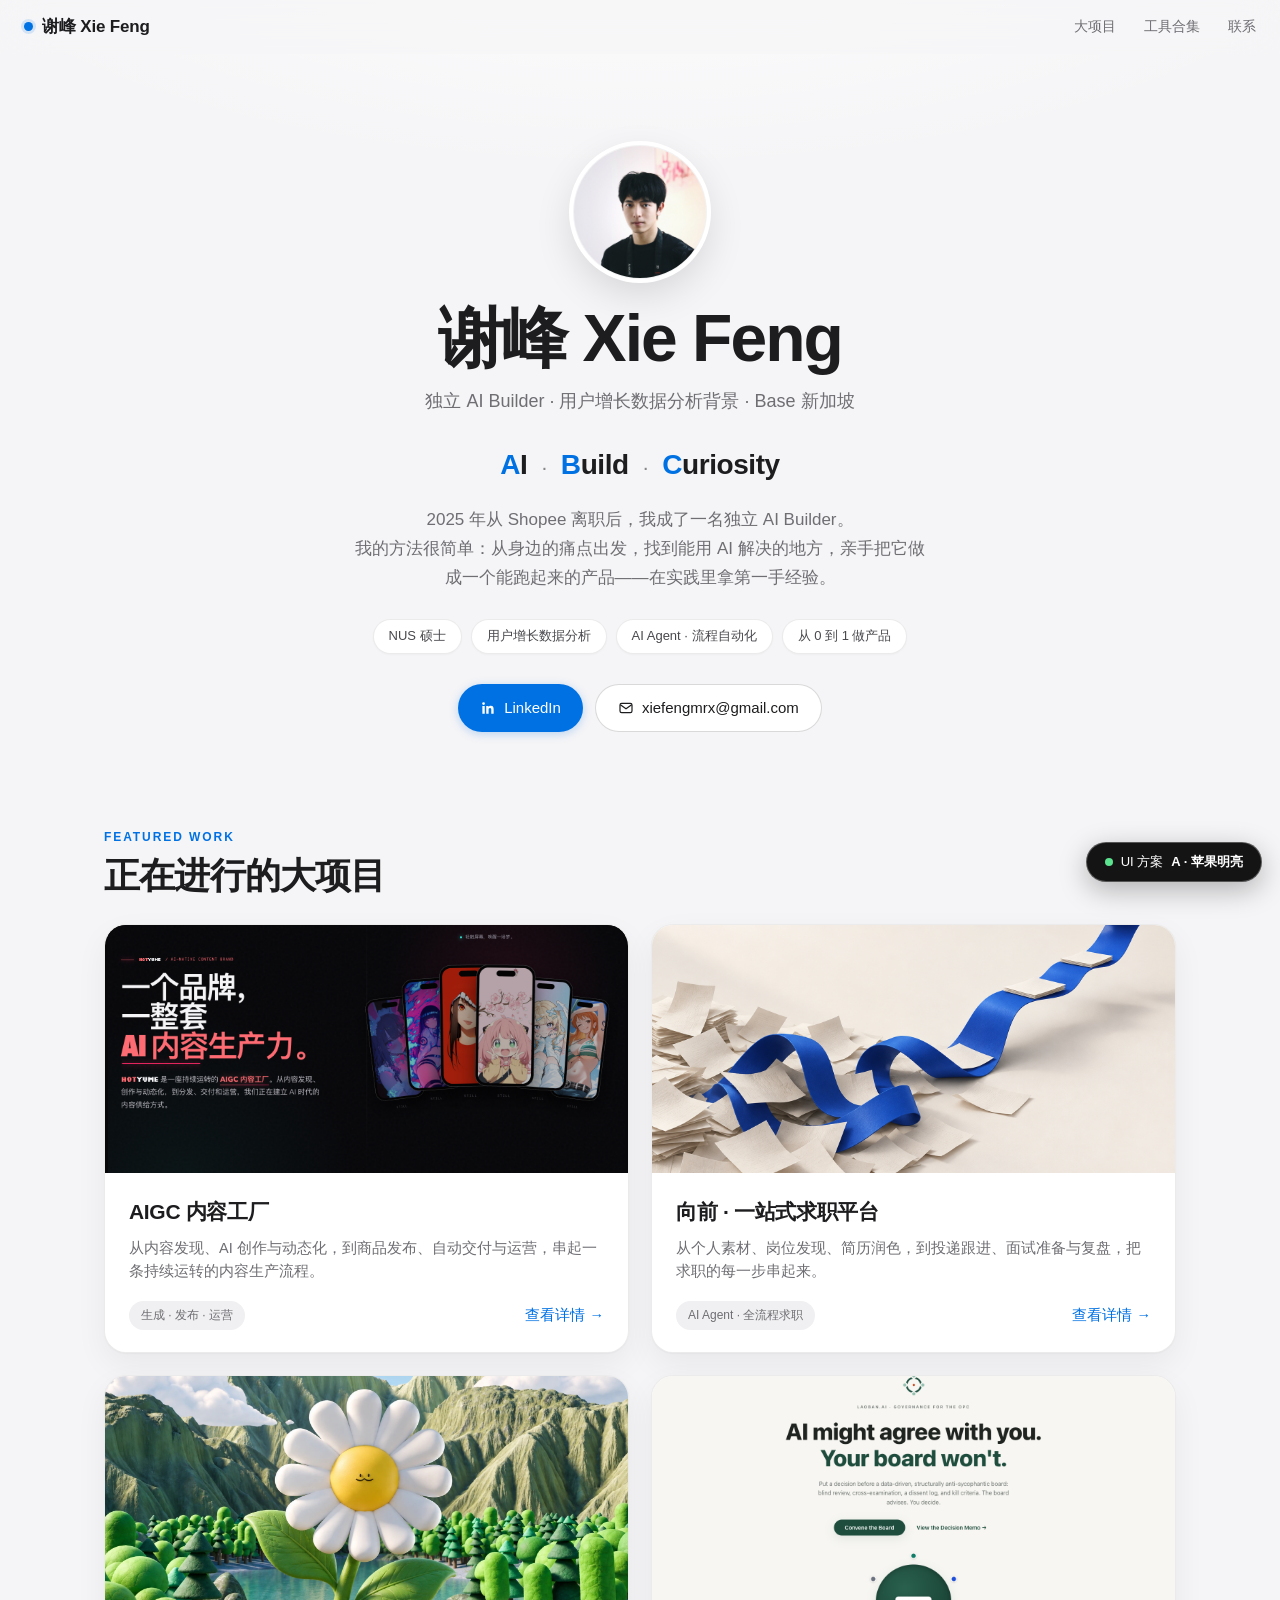
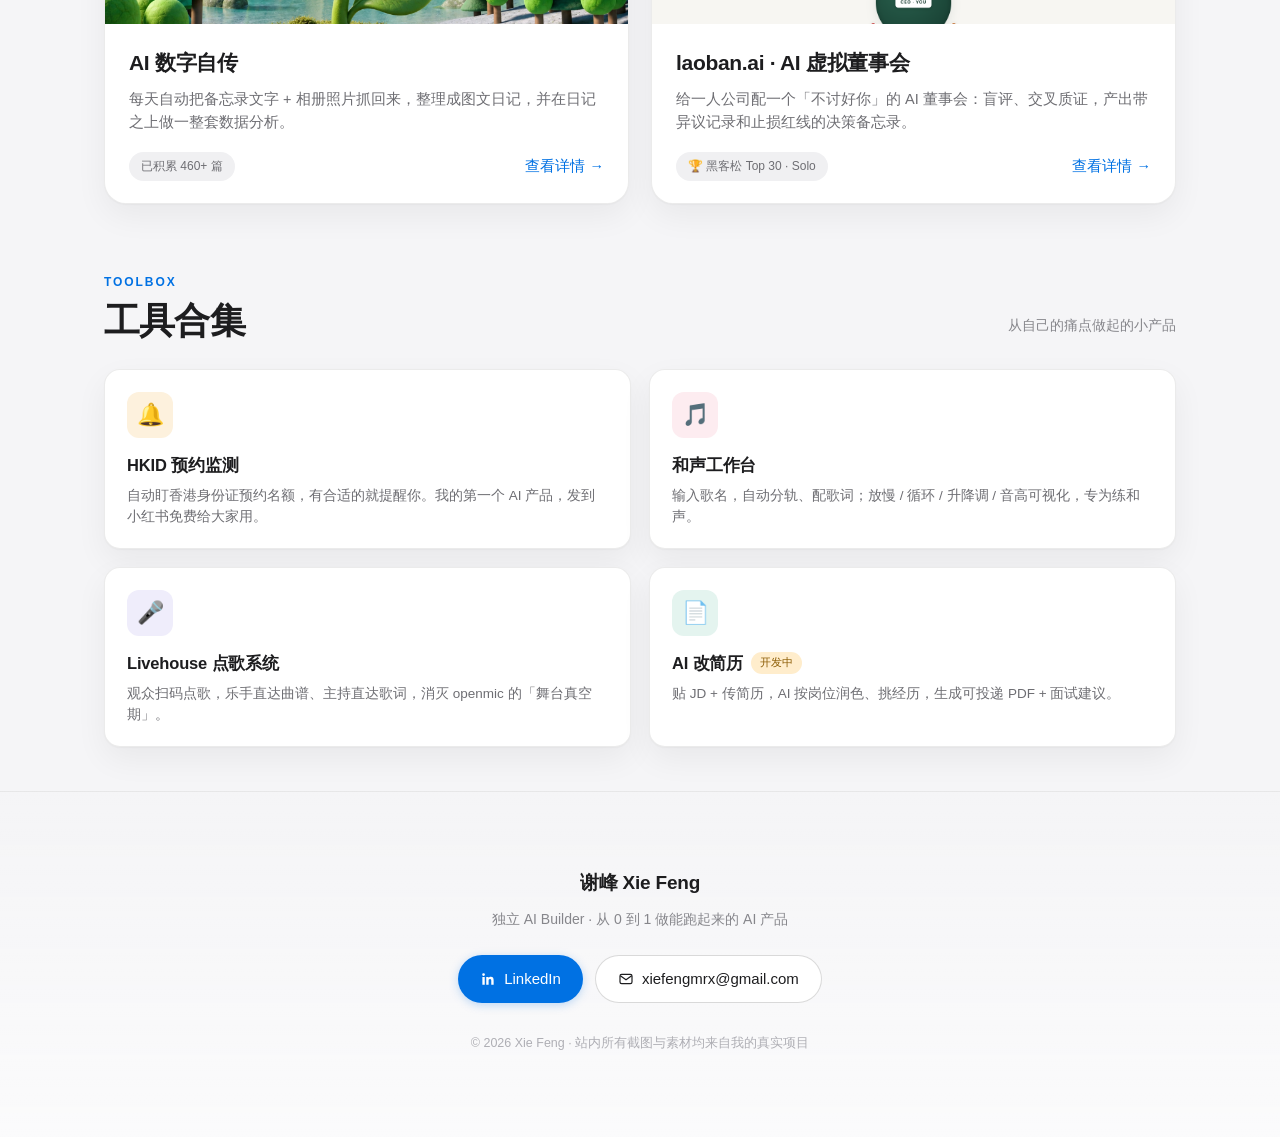
<file: theme-apple.html>
<!DOCTYPE html>
<html lang="zh-CN">
<head>
<meta charset="UTF-8">
<meta name="viewport" content="width=device-width,initial-scale=1,viewport-fit=cover">
<title>谢峰 Xie Feng · AI Builder 作品集</title>
<meta name="description" content="谢峰 Xie Feng — 独立 AI Builder。从身边的痛点出发，用 AI 把它做成能跑起来的产品。">
<link rel="icon" href='data:image/svg+xml,<svg xmlns="http://www.w3.org/2000/svg" viewBox="0 0 100 100"><rect width="100" height="100" rx="24" fill="%230071e3"/><text x="50" y="70" font-size="46" text-anchor="middle" fill="white" font-family="-apple-system,sans-serif" font-weight="700">XF</text></svg>'>
<link rel="stylesheet" href="assets/css/themes/apple.css">
<style>a[href="forward/"]:focus-visible{outline:3px solid #2457d6;outline-offset:5px}</style>
</head>
<body>

<!-- ============ NAV ============ -->
<nav class="nav">
  <div class="brand" onclick="go('home')"><span class="dot"></span>谢峰 Xie Feng</div>
  <div class="nav-links">
    <a onclick="goSection('big')">大项目</a>
    <a onclick="goSection('tools')">工具合集</a>
    <a onclick="goSection('contact')">联系</a>
  </div>
  <button class="back" onclick="go('home')">‹ 返回</button>
</nav>

<!-- ============ HOME ============ -->
<section id="home" class="view active">
  <header class="hero">
    <img class="hero-avatar" src="assets/img/avatar.jpg" alt="谢峰">
    <h1>谢峰 Xie&nbsp;Feng</h1>
    <div class="role">独立 AI Builder · 用户增长数据分析背景 · Base 新加坡</div>
    <div class="tagline"><span><span class="b">A</span>I</span><i>·</i><span><span class="b">B</span>uild</span><i>·</i><span><span class="b">C</span>uriosity</span></div>
    <p class="about">2025 年从 Shopee 离职后，我成了一名独立 AI Builder。<br>
      我的方法很简单：从身边的痛点出发，找到能用 AI 解决的地方，亲手把它做成一个能跑起来的产品——在实践里拿第一手经验。</p>
    <div class="chips">
      <span class="chip">NUS 硕士</span>
      <span class="chip">用户增长数据分析</span>
      <span class="chip">AI Agent · 流程自动化</span>
      <span class="chip">从 0 到 1 做产品</span>
    </div>
    <div class="hero-cta">
      <a class="btn btn-primary" href="https://www.linkedin.com/in/xie-feng-4586981b3/" target="_blank" rel="noopener">
        <svg viewBox="0 0 24 24" fill="currentColor" aria-hidden="true"><path d="M20.45 20.45h-3.55v-5.57c0-1.33-.03-3.04-1.85-3.04-1.85 0-2.14 1.45-2.14 2.94v5.67H9.36V9h3.41v1.56h.05c.47-.9 1.63-1.85 3.36-1.85 3.6 0 4.27 2.37 4.27 5.45v6.29zM5.34 7.43a2.06 2.06 0 1 1 0-4.12 2.06 2.06 0 0 1 0 4.12zM7.12 20.45H3.56V9h3.56v11.45z"/></svg>
        LinkedIn</a>
      <a class="btn btn-ghost" href="mailto:xiefengmrx@gmail.com">
        <svg viewBox="0 0 24 24" fill="none" stroke="currentColor" stroke-width="1.8" aria-hidden="true"><rect x="3" y="5" width="18" height="14" rx="2.5"/><path d="M3.5 7l8.5 6 8.5-6"/></svg>
        xiefengmrx@gmail.com</a>
    </div>
  </header>

  <!-- big projects -->
  <div class="section" id="big">
    <div class="section-head">
      <div><div class="eyebrow">Featured Work</div><h2>正在进行的大项目</h2></div>
    </div>
    <div class="big-grid">
      <article class="big-card" onclick="go('wallpaper')">
        <div class="media warm"><img style="object-fit:contain;background:#08080a" src="assets/img/wallpaper/aigc-factory-cover.png" alt="AIGC 内容工厂：最新暗色品牌网页与动态壁纸作品"></div>
        <div class="body">
          <div class="ttl">AIGC 内容工厂</div>
          <div class="desc">从内容发现、AI 创作与动态化，到商品发布、自动交付与运营，串起一条持续运转的内容生产流程。</div>
          <div class="foot"><span class="pill">生成 · 发布 · 运营</span><span class="more">查看详情 <span class="arr">→</span></span></div>
        </div>
      </article>
      <a class="big-card" href="forward/">
        <div class="media warm"><img src="forward/assets/journey-hero.png" alt="向前：从求职的繁琐事务，走向清楚有序的下一步"></div>
        <div class="body">
          <div class="ttl">向前 · 一站式求职平台</div>
          <div class="desc">从个人素材、岗位发现、简历润色，到投递跟进、面试准备与复盘，把求职的每一步串起来。</div>
          <div class="foot"><span class="pill">AI Agent · 全流程求职</span><span class="more">查看详情 <span class="arr">→</span></span></div>
        </div>
      </a>
      <a class="big-card" href="autobio/">
        <div class="media cool"><img src="assets/img/autobio/botanical-cover-v1.webp" alt="AI 数字自传：向日葵与自然花谷"></div>
        <div class="body">
          <div class="ttl">AI 数字自传</div>
          <div class="desc">每天自动把备忘录文字 + 相册照片抓回来，整理成图文日记，并在日记之上做一整套数据分析。</div>
          <div class="foot"><span class="pill">已积累 460+ 篇</span><span class="more">查看详情 <span class="arr">→</span></span></div>
        </div>
      </a>
      <article class="big-card" onclick="go('laoban')">
        <div class="media cool"><img src="assets/img/laoban/laoban-landing.png" alt="laoban.ai 一人公司的虚拟董事会"></div>
        <div class="body">
          <div class="ttl">laoban.ai · AI 虚拟董事会</div>
          <div class="desc">给一人公司配一个「不讨好你」的 AI 董事会：盲评、交叉质证，产出带异议记录和止损红线的决策备忘录。</div>
          <div class="foot"><span class="pill">🏆 黑客松 Top 30 · Solo</span><span class="more">查看详情 <span class="arr">→</span></span></div>
        </div>
      </article>
    </div>
  </div>

  <!-- tools -->
  <div class="section" id="tools">
    <div class="section-head">
      <div><div class="eyebrow">Toolbox</div><h2>工具合集</h2></div>
      <span class="hint">从自己的痛点做起的小产品</span>
    </div>
    <div class="tool-grid">
      <article class="tool-card" onclick="go('hkid')">
        <div class="ic amber">🔔</div>
        <div class="ttl">HKID 预约监测</div>
        <div class="desc">自动盯香港身份证预约名额，有合适的就提醒你。我的第一个 AI 产品，发到小红书免费给大家用。</div>
      </article>
      <article class="tool-card" onclick="go('harmony')">
        <div class="ic rose">🎵</div>
        <div class="ttl">和声工作台</div>
        <div class="desc">输入歌名，自动分轨、配歌词；放慢 / 循环 / 升降调 / 音高可视化，专为练和声。</div>
      </article>
      <article class="tool-card" onclick="go('livehouse')">
        <div class="ic violet">🎤</div>
        <div class="ttl">Livehouse 点歌系统</div>
        <div class="desc">观众扫码点歌，乐手直达曲谱、主持直达歌词，消灭 openmic 的「舞台真空期」。</div>
      </article>
      <article class="tool-card" onclick="go('resume')">
        <div class="ic teal">📄</div>
        <div class="ttl">AI 改简历 <span class="tag-dev">开发中</span></div>
        <div class="desc">贴 JD + 传简历，AI 按岗位润色、挑经历，生成可投递 PDF + 面试建议。</div>
      </article>
    </div>
  </div>

  <footer class="footer" id="contact">
    <div class="nm">谢峰 Xie Feng</div>
    <div class="row">独立 AI Builder · 从 0 到 1 做能跑起来的 AI 产品</div>
    <div class="f-cta">
      <a class="btn btn-primary" href="https://www.linkedin.com/in/xie-feng-4586981b3/" target="_blank" rel="noopener">
        <svg viewBox="0 0 24 24" fill="currentColor" aria-hidden="true"><path d="M20.45 20.45h-3.55v-5.57c0-1.33-.03-3.04-1.85-3.04-1.85 0-2.14 1.45-2.14 2.94v5.67H9.36V9h3.41v1.56h.05c.47-.9 1.63-1.85 3.36-1.85 3.6 0 4.27 2.37 4.27 5.45v6.29zM5.34 7.43a2.06 2.06 0 1 1 0-4.12 2.06 2.06 0 0 1 0 4.12zM7.12 20.45H3.56V9h3.56v11.45z"/></svg>
        LinkedIn</a>
      <a class="btn btn-ghost" href="mailto:xiefengmrx@gmail.com">
        <svg viewBox="0 0 24 24" fill="none" stroke="currentColor" stroke-width="1.8" aria-hidden="true"><rect x="3" y="5" width="18" height="14" rx="2.5"/><path d="M3.5 7l8.5 6 8.5-6"/></svg>
        xiefengmrx@gmail.com</a>
    </div>
    <div class="row copy">© 2026 Xie Feng · 站内所有截图与素材均来自我的真实项目</div>
  </footer>
</section>

<!-- ============ WALLPAPER ============ -->
<section id="wallpaper" class="view detail">
  <div class="detail-hero">
    <div class="kicker">大项目 · 个人独立项目</div>
    <h1>AIGC 内容工厂</h1>
    <p class="lead">一条「AI 生成动态壁纸 → 自动发布到小红书 → 自动发货」的全流程。目标是做一个有辨识度的壁纸品牌，并跑通变现。</p>
    <div class="meta-row">
      <a class="t" href="https://craboss888.github.io/hotyume-showcase/" target="_blank" rel="noopener">在线展示 ↗</a>
      <span class="t gray">小红书 MCP</span><span class="t gray">可灵 AI</span><span class="t gray">SAM2 / 检测模型</span><span class="t gray">FFmpeg · .livp 逆向</span><span class="t gray">Agent 编排</span>
    </div>
  </div>

  <!-- workflow diagram -->
  <div class="flow-wrap">
    <div class="flow">
      <svg viewBox="0 0 960 452" xmlns="http://www.w3.org/2000/svg" role="img" aria-label="HotYume 壁纸工作流：生成、发布、运营三个阶段">
        <defs>
          <marker id="ar" viewBox="0 0 10 10" refX="8" refY="5" markerWidth="7" markerHeight="7" orient="auto-start-reverse">
            <path d="M0 0L10 5L0 10z" fill="#c2c2c8"/>
          </marker>
        </defs>
        <g font-family="-apple-system,'PingFang SC',sans-serif">
          <rect x="24" y="20" width="280" height="34" rx="9" fill="#f1ebe2"/>
          <text x="164" y="42" text-anchor="middle" font-size="15" font-weight="600" fill="#7a6a55">① 生成</text>
          <rect x="340" y="20" width="280" height="34" rx="9" fill="#e9f2fc"/>
          <text x="480" y="42" text-anchor="middle" font-size="15" font-weight="600" fill="#185fa5">② 发布</text>
          <rect x="656" y="20" width="280" height="34" rx="9" fill="#e3f1ec"/>
          <text x="796" y="42" text-anchor="middle" font-size="15" font-weight="600" fill="#0f6e56">③ 运营</text>

          <!-- stage1 sources -->
          <text x="164" y="74" text-anchor="middle" font-size="11" fill="#b08d57">壁纸来源 · 海选池 3 个入口</text>
          <rect x="36" y="82" width="80" height="42" rx="10" fill="#fdfbf7" stroke="#e6e2da"/>
          <text x="76" y="101" text-anchor="middle" font-size="12" font-weight="600" fill="#1d1d1f">日常浏览</text>
          <text x="76" y="116" text-anchor="middle" font-size="10" fill="#86868b">收藏 / 灵感</text>
          <rect x="124" y="82" width="80" height="42" rx="10" fill="#fdfbf7" stroke="#e6e2da"/>
          <text x="164" y="101" text-anchor="middle" font-size="12" font-weight="600" fill="#1d1d1f">AI 作图</text>
          <text x="164" y="116" text-anchor="middle" font-size="10" fill="#86868b">本地 SD</text>
          <rect x="212" y="82" width="80" height="42" rx="10" fill="#fdfbf7" stroke="#e6e2da"/>
          <text x="252" y="101" text-anchor="middle" font-size="12" font-weight="600" fill="#1d1d1f">AI 爬取</text>
          <text x="252" y="116" text-anchor="middle" font-size="10" fill="#86868b">按热度抽</text>

          <!-- stage1 main flow -->
          <rect x="36" y="146" width="256" height="52" rx="12" fill="#fff" stroke="#e6e2da"/>
          <text x="58" y="169" font-size="14.5" font-weight="600" fill="#1d1d1f">壁纸海选</text>
          <rect x="232" y="160" width="30" height="20" rx="10" fill="#1d1d1f"/><text x="247" y="174" text-anchor="middle" font-size="11" fill="#fff">我</text>
          <text x="58" y="187" font-size="12" fill="#86868b">人工把关审美</text>

          <rect x="36" y="212" width="256" height="48" rx="12" fill="#fff" stroke="#e6e2da"/>
          <text x="58" y="234" font-size="14.5" font-weight="600" fill="#1d1d1f">入围池</text>
          <text x="58" y="251" font-size="12" fill="#86868b">排队等待制作</text>

          <rect x="36" y="274" width="256" height="48" rx="12" fill="#fff" stroke="#e6e2da"/>
          <text x="58" y="296" font-size="14.5" font-weight="600" fill="#1d1d1f">动态化</text>
          <text x="58" y="313" font-size="12" fill="#86868b">可灵 AI · 图生视频</text>

          <rect x="36" y="336" width="256" height="62" rx="12" fill="#fff" stroke="#e6e2da"/>
          <text x="58" y="358" font-size="14.5" font-weight="600" fill="#1d1d1f">商品包装</text>
          <text x="58" y="376" font-size="12" fill="#86868b">水印 · 打码 · 样机</text>
          <text x="58" y="391" font-size="12" fill="#86868b">合成 .livp · 传百度云</text>

          <!-- stage2 -->
          <rect x="352" y="170" width="256" height="52" rx="12" fill="#fff" stroke="#dbe6f3"/>
          <text x="374" y="193" font-size="14.5" font-weight="600" fill="#1d1d1f">AI 写文案</text>
          <text x="374" y="211" font-size="12" fill="#86868b">看图配小红书文案</text>

          <rect x="352" y="240" width="256" height="62" rx="12" fill="#fff" stroke="#dbe6f3"/>
          <text x="374" y="262" font-size="14.5" font-weight="600" fill="#1d1d1f">定时发布</text>
          <rect x="548" y="246" width="30" height="20" rx="10" fill="#1d1d1f"/><text x="563" y="260" text-anchor="middle" font-size="11" fill="#fff">我</text>
          <text x="374" y="280" font-size="12" fill="#86868b">小红书 MCP 发帖</text>
          <text x="374" y="295" font-size="12" fill="#86868b">发布前手机再确认</text>

          <!-- stage3 -->
          <rect x="668" y="170" width="256" height="52" rx="12" fill="#fff" stroke="#dceee6"/>
          <text x="690" y="193" font-size="14.5" font-weight="600" fill="#1d1d1f">私信自动回复</text>
          <text x="690" y="211" font-size="12" fill="#86868b">读私信 → 自动回</text>

          <rect x="668" y="240" width="256" height="52" rx="12" fill="#fff" stroke="#dceee6"/>
          <text x="690" y="263" font-size="14.5" font-weight="600" fill="#1d1d1f">带商品帖 · 自动发货</text>
          <text x="690" y="281" font-size="12" fill="#86868b">链路已测试跑通</text>

          <!-- converge: sources -> 海选 -->
          <line x1="76" y1="124" x2="118" y2="146" stroke="#c2c2c8" stroke-width="1.4" marker-end="url(#ar)"/>
          <line x1="164" y1="124" x2="164" y2="146" stroke="#c2c2c8" stroke-width="1.4" marker-end="url(#ar)"/>
          <line x1="252" y1="124" x2="210" y2="146" stroke="#c2c2c8" stroke-width="1.4" marker-end="url(#ar)"/>
          <!-- stage1 vertical -->
          <line x1="164" y1="198" x2="164" y2="212" stroke="#c2c2c8" stroke-width="1.6" marker-end="url(#ar)"/>
          <line x1="164" y1="260" x2="164" y2="274" stroke="#c2c2c8" stroke-width="1.6" marker-end="url(#ar)"/>
          <line x1="164" y1="322" x2="164" y2="336" stroke="#c2c2c8" stroke-width="1.6" marker-end="url(#ar)"/>
          <!-- stage1 -> stage2 -->
          <line x1="294" y1="360" x2="350" y2="200" stroke="#c2c2c8" stroke-width="1.6" marker-end="url(#ar)"/>
          <!-- stage2 vertical -->
          <line x1="480" y1="222" x2="480" y2="240" stroke="#c2c2c8" stroke-width="1.6" marker-end="url(#ar)"/>
          <!-- stage2 -> stage3 -->
          <line x1="610" y1="252" x2="666" y2="200" stroke="#c2c2c8" stroke-width="1.6" marker-end="url(#ar)"/>
          <!-- stage3 vertical -->
          <line x1="796" y1="222" x2="796" y2="240" stroke="#c2c2c8" stroke-width="1.6" marker-end="url(#ar)"/>

          <text x="24" y="436" font-size="12.5" fill="#86868b">「我」标记的环节是人工把关——审美与发布决策留在人手里，其余交给 AI 自动跑。</text>
        </g>
      </svg>
    </div>
  </div>

  <!-- 成果：店铺 -->
  <div class="block">
    <div class="b-media center">
      <div class="phone" style="width:318px"><div class="scr" style="aspect-ratio:941/1672"><img class="zoomable" src="assets/img/wallpaper/store-20261118.png" alt="小红书店铺" data-full="assets/img/wallpaper/store-20261118.png"></div></div>
    </div>
    <div class="b-text">
      <h3>已经上线的店铺</h3>
      <p class="lead2">小红书账号 <strong>HotYume.Wallpaper</strong> 已经建立：原创动态壁纸、下单自动发货、私信可定制，还做了版权登记。累计发布壁纸 <strong>40+ 款</strong>，累计售出 <strong>700+ 单</strong>。</p>
      <div class="tags"><span class="t">原创动态壁纸</span><span class="t">自动发货</span><span class="t">海贼 / 火影 / Q 版系列</span></div>
      <p style="font-size:13.5px;color:var(--mut);margin:14px 0 0">🔧 店铺目前正在升级维护中。</p>
    </div>
  </div>

  <!-- 品牌视觉 -->
  <div class="block wide">
    <div class="b-text"><h3>品牌视觉（自己设计）</h3><p class="lead2">从 logo、打码贴纸到作品水印 / 编号牌，整套视觉都是自己定的——给壁纸品牌一个统一、有辨识度的样子。</p></div>
    <div class="brand-row">
      <div class="bcol sq"><div class="btile dark"><img src="assets/img/brand/logo-neon.png" alt="HotYume 霓虹 logo"></div><div class="bcap">logo · 霓虹版</div></div>
      <div class="bcol sq"><div class="btile light"><img src="assets/img/brand/logo-black.png" alt="HotYume logo"></div><div class="bcap">logo · 标准版</div></div>
      <div class="bcol sq"><div class="btile tint"><img src="assets/img/brand/sticker-oval.png" alt="HotYume 打码贴纸"></div><div class="bcap">打码贴纸</div></div>
      <div class="bcol wide"><div class="btile dark"><img src="assets/img/brand/watermark-white.png" alt="作品水印 / 编号牌"></div><div class="bcap">作品水印 / 编号牌</div></div>
    </div>
  </div>

  <!-- 壁纸风格 -->
  <div class="block wide">
    <div class="b-text"><h3>壁纸风格</h3><p class="lead2">从二次元到氛围感，覆盖不同审美。下面是一些示例。</p></div>
    <div class="gallery">
      <div class="phone"><div class="scr"><img class="zoomable" src="assets/img/wallpaper/sample4.jpg" data-full="assets/img/wallpaper/sample4.jpg" alt="壁纸"></div></div>
      <div class="phone"><div class="scr"><img class="zoomable" src="assets/img/wallpaper/sample5.jpeg" data-full="assets/img/wallpaper/sample5.jpeg" alt="壁纸"></div></div>
      <div class="phone"><div class="scr"><img class="zoomable" src="assets/img/wallpaper/sample6.jpeg" data-full="assets/img/wallpaper/sample6.jpeg" alt="壁纸"></div></div>
      <div class="phone"><div class="scr"><img class="zoomable" src="assets/img/wallpaper/sample1.jpg" data-full="assets/img/wallpaper/sample1.jpg" alt="壁纸"></div></div>
      <div class="phone"><div class="scr"><img class="zoomable" src="assets/img/wallpaper/sample2.jpg" data-full="assets/img/wallpaper/sample2.jpg" alt="壁纸"></div></div>
      <div class="phone"><div class="scr"><img class="zoomable" src="assets/img/wallpaper/sample3.jpg" data-full="assets/img/wallpaper/sample3.jpg" alt="壁纸"></div></div>
    </div>
  </div>

  <!-- 子系统1 打码 -->
  <div class="block reverse">
    <div class="b-media">
      <div class="frame" style="padding:22px;background:#fafafa">
        <svg viewBox="0 0 500 300" xmlns="http://www.w3.org/2000/svg" role="img" aria-label="自动打码：检测、SAM2 分割、双 Agent 自我迭代">
          <g font-family="-apple-system,'PingFang SC',sans-serif">
            <rect x="118" y="16" width="264" height="32" rx="9" fill="#e9f2fc"/>
            <text x="250" y="37" text-anchor="middle" font-size="13" font-weight="600" fill="#185fa5">自动打码 · 双 Agent 自我迭代</text>

            <rect x="20" y="74" width="104" height="54" rx="12" fill="#fff" stroke="#e2e2e6"/>
            <text x="72" y="98" text-anchor="middle" font-size="13.5" font-weight="600" fill="#1d1d1f">检测</text>
            <text x="72" y="115" text-anchor="middle" font-size="10.5" fill="#86868b">3 模型叠加</text>
            <rect x="140" y="74" width="104" height="54" rx="12" fill="#fff" stroke="#e2e2e6"/>
            <text x="192" y="98" text-anchor="middle" font-size="13.5" font-weight="600" fill="#1d1d1f">SAM2 分割</text>
            <text x="192" y="115" text-anchor="middle" font-size="10.5" fill="#86868b">精确像素轮廓</text>
            <rect x="260" y="74" width="104" height="54" rx="12" fill="#eef5fd" stroke="#cfe0f4"/>
            <text x="312" y="98" text-anchor="middle" font-size="13.5" font-weight="600" fill="#1d1d1f">打码 Agent</text>
            <text x="312" y="115" text-anchor="middle" font-size="10.5" fill="#86868b">贴遮挡</text>
            <rect x="384" y="74" width="104" height="54" rx="12" fill="#eef5fd" stroke="#cfe0f4"/>
            <text x="436" y="98" text-anchor="middle" font-size="13.5" font-weight="600" fill="#1d1d1f">评价 Agent</text>
            <text x="436" y="115" text-anchor="middle" font-size="10.5" fill="#86868b">像素级校验</text>

            <line x1="124" y1="101" x2="140" y2="101" stroke="#c2c2c8" stroke-width="1.6" marker-end="url(#ar)"/>
            <line x1="244" y1="101" x2="260" y2="101" stroke="#c2c2c8" stroke-width="1.6" marker-end="url(#ar)"/>
            <line x1="364" y1="101" x2="384" y2="101" stroke="#c2c2c8" stroke-width="1.6" marker-end="url(#ar)"/>

            <path d="M436 128 C 436 182 360 182 322 134" fill="none" stroke="#c2c2c8" stroke-width="1.6" marker-end="url(#ar)"/>
            <text x="392" y="200" text-anchor="middle" font-size="11.5" fill="#86868b">不达标 ↻ 自动迭代</text>

            <rect x="36" y="214" width="226" height="50" rx="12" fill="#fff" stroke="#e2e2e6"/>
            <text x="149" y="237" text-anchor="middle" font-size="12.5" font-weight="600" fill="#1d1d1f">手标 100 张「标准答案」</text>
            <text x="149" y="253" text-anchor="middle" font-size="10.5" fill="#86868b">让系统学我的打码规律（角度 / 覆盖度）</text>
            <path d="M262 235 C 300 235 302 168 306 130" fill="none" stroke="#c2c2c8" stroke-width="1.6" marker-end="url(#ar)"/>

            <text x="250" y="290" text-anchor="middle" font-size="12" fill="#86868b">通过率 30% → 70%，某类别 10/10 通过</text>
          </g>
        </svg>
      </div>
    </div>
    <div class="b-text">
      <h3>关键子系统：自动打码（最复杂）</h3>
      <p class="lead2">一个多阶段图像处理 pipeline，是整个项目最花时间的地方。</p>
      <h4>三步走</h4>
      <ul>
        <li><strong>检测</strong>：叠三个现成模型——WD14 判穿衣/裸露、booru_yolo 定位部位、NudeNet 框敏感区。</li>
        <li><strong>分割</strong>：用 SAM2 把检测框转成精确像素轮廓（本地 M4 约 1 秒/张）。</li>
        <li><strong>贴码</strong>：按规则（角度 / 大小 / 不遮脸 / 不重叠）贴遮挡。</li>
      </ul>
      <h4>怎么从 30% 提到 70%</h4>
      <ul>
        <li>纯靠 AI 自动打，一开始能用率只有 <strong>30%</strong>。</li>
        <li>我<strong>亲手标注 100 张当「标准答案」</strong>，让系统学我的打码规律（角度、覆盖度）。</li>
        <li>改成<strong>双 Agent</strong>：一个负责打码、一个负责评价（像素级校验覆盖率），不达标自动迭代。</li>
        <li>踩坑：让子 Agent「开放式」代评不可靠，换成<strong>定向验证</strong>（「这块遮住了吗？」）才准 → 通过率提到 <strong>70%</strong>。</li>
      </ul>
      <div class="tags"><span class="t">WD14</span><span class="t">booru_yolo</span><span class="t">NudeNet</span><span class="t">SAM2</span><span class="t">双 Agent 自我迭代</span></div>
    </div>
  </div>

  <!-- 子系统2 livp -->
  <div class="block">
    <div class="b-media">
      <div class="frame" style="padding:22px;background:#fafafa">
        <svg viewBox="0 0 516 206" xmlns="http://www.w3.org/2000/svg" role="img" aria-label="动态壁纸打包：静态图到 .livp 的流程">
          <g font-family="-apple-system,'PingFang SC',sans-serif">
            <rect x="118" y="16" width="280" height="32" rx="9" fill="#f1ebe2"/>
            <text x="258" y="37" text-anchor="middle" font-size="13" font-weight="600" fill="#7a6a55">动态壁纸打包 · 逆向 iPhone .livp</text>

            <rect x="16" y="74" width="88" height="52" rx="11" fill="#fff" stroke="#e2e2e6"/>
            <text x="60" y="105" text-anchor="middle" font-size="12.5" font-weight="600" fill="#1d1d1f">静态图</text>
            <rect x="116" y="74" width="92" height="52" rx="11" fill="#fff" stroke="#e2e2e6"/>
            <text x="162" y="98" text-anchor="middle" font-size="12.5" font-weight="600" fill="#1d1d1f">可灵 5s</text>
            <text x="162" y="114" text-anchor="middle" font-size="10" fill="#86868b">图生视频</text>
            <rect x="220" y="74" width="104" height="52" rx="11" fill="#fff" stroke="#e2e2e6"/>
            <text x="272" y="98" text-anchor="middle" font-size="12.5" font-weight="600" fill="#1d1d1f">补帧 20s</text>
            <text x="272" y="114" text-anchor="middle" font-size="10" fill="#86868b">FFmpeg</text>
            <rect x="336" y="74" width="92" height="52" rx="11" fill="#1d1d1f"/>
            <text x="382" y="98" text-anchor="middle" font-size="12.5" font-weight="600" fill="#fff">打包</text>
            <text x="382" y="114" text-anchor="middle" font-size="10.5" fill="#cfcfcf">.livp</text>
            <rect x="440" y="74" width="72" height="52" rx="11" fill="#fff" stroke="#e2e2e6"/>
            <text x="476" y="98" text-anchor="middle" font-size="12.5" font-weight="600" fill="#1d1d1f">百度云</text>
            <text x="476" y="114" text-anchor="middle" font-size="10" fill="#86868b">分发</text>

            <line x1="104" y1="100" x2="116" y2="100" stroke="#c2c2c8" stroke-width="1.6" marker-end="url(#ar)"/>
            <line x1="208" y1="100" x2="220" y2="100" stroke="#c2c2c8" stroke-width="1.6" marker-end="url(#ar)"/>
            <line x1="324" y1="100" x2="336" y2="100" stroke="#c2c2c8" stroke-width="1.6" marker-end="url(#ar)"/>
            <line x1="428" y1="100" x2="440" y2="100" stroke="#c2c2c8" stroke-width="1.6" marker-end="url(#ar)"/>

            <text x="258" y="158" text-anchor="middle" font-size="11.5" fill="#86868b">iOS 只播放 Live Photo 时长的 25–50% → 补帧到 20s 再加速</text>
            <text x="258" y="182" text-anchor="middle" font-size="11.5" fill="#86868b">踩坑：HEIC 与 MOV 同一 UUID · 56 字节 comment 算偏移 · 80+ 轮测试</text>
          </g>
        </svg>
      </div>
    </div>
    <div class="b-text">
      <h3>关键子系统：动态壁纸打包（逆向 .livp）</h3>
      <p class="lead2">iPhone 的实况照片（.livp）格式没有公开文档，我是一点点<strong>反向工程</strong>试出来的。</p>
      <h4>打包链路</h4>
      <ul>
        <li>静态图 → 可灵生成 5 秒视频。</li>
        <li>因为 iOS 只播放 Live Photo 时长的 25–50%，要用 <strong>FFmpeg 补帧到 20 秒</strong>再加速，才能完整呈现。</li>
        <li>配对成 HEIC + MOV、打包成 .livp，传百度云分发。</li>
      </ul>
      <h4>难点全在二进制细节</h4>
      <ul>
        <li><strong>HEIC 与 MOV 必须同一个 UUID</strong>；文件里 <strong>56 字节的 comment 要动态算偏移</strong>。</li>
        <li>光是让 iPhone 认出这是「实况」，那两天我就疯狂做了 <strong>80+ 轮测试</strong>才跑通。</li>
      </ul>
      <div class="tags"><span class="t">FFmpeg 补帧</span><span class="t">.livp 逆向</span><span class="t">HEIC + MOV 同 UUID</span></div>
    </div>
  </div>

  <!-- 学到的 -->
  <div class="block wide">
    <div class="b-text" style="max-width:760px">
      <h3>我从这个项目里学到的</h3>
      <ul>
        <li>AI 的能力是有边界的。有些任务 AI 擅长，有些人擅长——一味全交给 AI 反而低效，学会按任务性质分配。<strong>Human 一定会 in the loop。</strong></li>
        <li>看似简单的事，往往藏着想不到的 blocker。一定要亲自实践，否则会踩一堆根本没预料到的坑。</li>
        <li>AI 执行力强，但很容易跑偏。不能放任它一直跑不管，得有人持续给它规划方向。</li>
      </ul>
    </div>
  </div>
  <div style="height:30px"></div>
</section>

<!-- ============ AUTOBIO ============ -->
<section id="autobio" class="view detail">
  <div class="detail-hero">
    <div class="kicker">大项目 · 个人独立项目</div>
    <h1>AI 数字自传</h1>
    <p class="lead">一个全自动的「生活日记系统」：每天自动把我散落在备忘录、相册里的生活碎片抓回来，整理合成一篇图文日记，并在所有日记之上做一整套数据分析。</p>
    <div class="meta-row">
      <span class="t gray">launchd 定时</span><span class="t gray">AppleScript</span><span class="t gray">osxphotos</span><span class="t gray">Flask</span><span class="t gray">FFmpeg</span><span class="t gray">3-2-1 备份</span>
    </div>
  </div>

  <!-- f1 采集 -->
  <div class="block">
    <div class="b-media"><div class="browser"><div class="bar"><i class="r"></i><i class="y"></i><i class="g"></i><span class="u">localhost:5588</span></div><img class="zoomable" src="assets/img/autobio/collect.png" data-full="assets/img/autobio/collect.png" alt="自动采集"></div></div>
    <div class="b-text">
      <h3>① 自动采集</h3>
      <p class="lead2">每天早上 7 点，macOS 定时任务自动跑，把「昨天」的照片、视频和备忘录里写的文字都抓回来，进一个待整理的池子。</p>
      <div class="tags"><span class="t">launchd · .app 包装</span><span class="t">跨午夜照片归并</span><span class="t">唯一 id 定位</span></div>
    </div>
  </div>

  <!-- f2 生成日记 -->
  <div class="block wide">
    <div class="b-text" style="max-width:680px;text-align:left">
      <h3>② 生成日记页</h3>
      <p class="lead2">抓回来的素材先进「待定池」，等待人工筛选。</p>
      <ul>
        <li><strong>人工筛选</strong>：留哪些照片、怎么排序、配什么文字——「哪张值得留进今天」是审美判断，这步我自己来，不交给 AI。</li>
        <li><strong>自动成稿</strong>：筛完点一下，自动生成一篇 Markdown 图文日记、按「年 / 月」归档，并把我改过的文字同步写回苹果备忘录。</li>
      </ul>
      <div class="tags"><span class="t">人工筛选</span><span class="t">自动成稿</span><span class="t">双向同步备忘录</span></div>
    </div>
    <div class="b-media center"><div class="browser" style="max-width:760px"><div class="bar"><i class="r"></i><i class="y"></i><i class="g"></i><span class="u">手记 · 日记页（含当天习惯打卡）</span></div><img class="zoomable" src="assets/img/autobio/journal.png" data-full="assets/img/autobio/journal.png" alt="生成日记页：照片 + 文字 + 底部习惯打卡"></div></div>
  </div>
  <p class="note">🔒 为保护隐私，截图里我的日记文字和照片已做局部模糊处理，产品界面与交互结构保持原样。</p>

  <!-- f3 月度分析 -->
  <div class="block">
    <div class="b-media"><div class="browser scroll"><div class="bar"><i class="r"></i><i class="y"></i><i class="g"></i><span class="u">月度总结 · 数据分析</span></div><img class="zoomable" src="assets/img/autobio/monthly.png" data-full="assets/img/autobio/monthly.png" alt="月度分析"></div></div>
    <div class="b-text">
      <h3>③ 月度分析 / 总结</h3>
      <p class="lead2">我觉得最有价值、也是市面上的日记 App 给不了的部分——在所有日记之上做一整套分析：</p>
      <ul>
        <li><strong>睡眠甘特图</strong>：每天几点睡、几点醒、睡多久。</li>
        <li><strong>情绪温度计</strong>：AI 给每天情绪打分，画成曲线。</li>
        <li><strong>饮食 / 运动记录</strong> + 月度总结（自动算数据 + AI 写洞察）。</li>
      </ul>
      <p class="lead2">帮我看见没意识到的行为模式，比如：晚饭吃太晚会不会影响睡眠？哪个时段我生产力最高？</p>
      <div class="tags"><span class="t">睡眠甘特图</span><span class="t">情绪曲线</span><span class="t">饮食 / 运动统计</span><span class="t">AI 洞察</span></div>
    </div>
  </div>

  <!-- f4 习惯 + f5 目标 -->
  <div class="block reverse">
    <div class="b-media"><div class="browser"><div class="bar"><i class="r"></i><i class="y"></i><i class="g"></i><span class="u">习惯追踪</span></div><img class="zoomable" src="assets/img/autobio/habits.png" data-full="assets/img/autobio/habits.png" alt="习惯打卡"></div></div>
    <div class="b-text">
      <h3>④ 习惯打卡追踪</h3>
      <p class="lead2">设定每天要遵守的习惯，每日打卡，带月度达成率，清楚看见自己的行为模式。睡眠 / 晨间 / 身体 / 音乐分组，一眼看出哪类坚持得好、哪类掉链子。</p>
      <div class="tags"><span class="t">月度达成率</span><span class="t">分组视图</span></div>
    </div>
  </div>

  <div class="block">
    <div class="b-media center"><div class="frame" style="max-width:380px;background:#eef1f4;padding:22px"><img class="zoomable" src="assets/img/autobio/goal.png" data-full="assets/img/autobio/goal.png" alt="目标系统" style="border-radius:10px"></div></div>
    <div class="b-text">
      <h3>⑤ 目标系统</h3>
      <p class="lead2">制定目标后，AI 帮你把它拆成几个里程碑、分到每一周，月末还能复盘。让「想做的事」真的有节奏地推进，而不是写完就忘。</p>
      <div class="tags"><span class="t">AI 拆解里程碑</span><span class="t">月末复盘</span></div>
    </div>
  </div>

  <!-- f5b 目标详情 -->
  <div class="block wide">
    <div class="b-text" style="max-width:680px;text-align:left">
      <h3>点开一个目标，就是它的「详情页」</h3>
      <p class="lead2">里程碑（带时间线）、待办清单、<strong>AI 拆解建议</strong>、关联日记、月末复盘——一个目标的完整管理都在这一页。</p>
      <div class="tags"><span class="t">里程碑 + 日期</span><span class="t">AI 拆解建议</span><span class="t">关联日记</span><span class="t">月末复盘</span></div>
    </div>
    <div class="b-media center"><div class="browser" style="max-width:560px"><div class="bar"><i class="r"></i><i class="y"></i><i class="g"></i><span class="u">目标 · 详情</span></div><img class="zoomable" src="assets/img/autobio/goal-detail.png" data-full="assets/img/autobio/goal-detail.png" alt="目标详情页：里程碑 / 待办 / AI 拆解建议 / 月末复盘"></div></div>
  </div>

  <!-- scale -->
  <div class="section" style="padding-top:44px"><div class="section-head">
    <div><div class="eyebrow">By the Numbers</div><h2>当前规模</h2></div>
  </div></div>
  <div class="stats">
    <div class="stat"><div class="n">460<small>+ 篇</small></div><div class="l">已积累日记</div></div>
    <div class="stat"><div class="n">~16<small>GB/年</small></div><div class="l">数据量（每天 ~45MB）</div></div>
    <div class="stat"><div class="n">4<small> 套</small></div><div class="l">可切换主题</div></div>
    <div class="stat"><div class="n">3-2-1</div><div class="l">每天自动备份到私有 GitHub</div></div>
  </div>
  <div style="height:40px"></div>
</section>

<!-- ============ HKID ============ -->
<section id="hkid" class="view detail">
  <div class="detail-hero">
    <div class="kicker">工具 · 我的第一个 AI 产品</div>
    <h1>HKID 预约监测</h1>
    <p class="lead">自动盯香港身份证的预约名额，像演唱会抢票一样——有合适的号就提醒你。</p>
  </div>

  <div class="block">
    <div class="b-media center">
      <div style="display:flex;flex-direction:column;gap:14px;align-items:center">
        <div class="frame" style="width:138px"><img src="assets/img/hkid/01.png" alt="HKID Watcher logo"></div>
        <div class="frame" style="width:100%;max-width:440px"><img class="zoomable" src="assets/img/hkid/02.png" data-full="assets/img/hkid/02.png" alt="HKID 预约工具界面"></div>
      </div>
    </div>
    <div class="b-text">
      <h3>从自己的痛点，做成一个产品</h3>
      <p class="lead2">我拿到香港高才计划要去领身份证，但官方预约系统很难用，最早的号都排到两三个月后。</p>
      <ul>
        <li>做了个工具自动监控名额，<strong>先帮自己抢到了合适的号</strong>。</li>
        <li>再把它产品化：设计界面、做 logo、打包成可下载的 App。</li>
        <li>发到小红书免费给大家用；收到反馈又迭代几轮，还做了 <strong>Windows 版</strong>。</li>
      </ul>
      <p class="lead2">需求虽然小众，但很长尾，到现在还时不时收到私信。</p>
      <div class="tags"><span class="t">自动监控 + 提醒</span><span class="t">macOS + Windows</span><span class="t">UI / logo 自设计</span></div>
    </div>
  </div>

  <div class="wall-sec">
    <div class="section" style="padding-bottom:6px;padding-top:44px"><div class="section-head">
      <div><div class="eyebrow">Real Feedback</div><h2>真实用户反馈</h2></div>
      <span class="hint">来自小红书私信</span>
    </div></div>
    <div class="wall">
      <div class="dm"><img src="assets/img/hkid/07.png" alt="用户反馈"></div>
      <div class="dm"><img src="assets/img/hkid/06.png" alt="用户反馈"></div>
      <div class="dm"><img src="assets/img/hkid/03.png" alt="用户反馈"></div>
      <div class="dm"><img src="assets/img/hkid/08.png" alt="用户反馈"></div>
      <div class="dm"><img src="assets/img/hkid/05.png" alt="用户反馈"></div>
      <div class="dm"><img src="assets/img/hkid/09.png" alt="用户反馈"></div>
      <div class="dm"><img src="assets/img/hkid/04.png" alt="用户反馈"></div>
    </div>
    <div style="height:30px"></div>
  </div>
</section>

<!-- ============ HARMONY ============ -->
<section id="harmony" class="view detail">
  <div class="detail-hero">
    <div class="kicker">工具</div>
    <h1>和声工作台</h1>
    <p class="lead">市面上没有专门练「和声」的好工具——大多在练视唱练耳，专业音频软件又贵又复杂。于是我做了一个：输入歌名，其它全自动。</p>
    <div class="meta-row"><span class="t gray">智能分轨</span><span class="t gray">实时音高检测</span><span class="t gray">Flask + Web Audio</span></div>
  </div>

  <div class="block">
    <div class="b-media"><div class="browser"><div class="bar"><i class="r"></i><i class="y"></i><i class="g"></i><span class="u">和声练习站 · 工作台</span></div><img class="zoomable" src="assets/img/harmony/workbench.png" data-full="assets/img/harmony/workbench.png" alt="和声工作台"></div></div>
    <div class="b-text">
      <h3>懒人友好，输入歌名就开练</h3>
      <p class="lead2">用户操作成本极低——<strong>只要输入想练的歌名</strong>，提取音频、智能分轨（人声 / 伴奏）、抓歌词，全部自动完成。剩下的就是戴上耳机开练。</p>
      <div class="tags"><span class="t">自动提取音频</span><span class="t">人声 / 伴奏分轨</span><span class="t">自动对齐歌词</span></div>
    </div>
  </div>

  <div class="block reverse">
    <div class="b-media"><div class="frame" style="background:#fbf8f1;padding:14px"><img class="zoomable" src="assets/img/harmony/lyrics.png" data-full="assets/img/harmony/lyrics.png" alt="歌词音高可视化"></div></div>
    <div class="b-text">
      <h3>为「练和声」量身定制的功能</h3>
      <p class="lead2">保持极简，但每个功能都刚好踩在需求上：</p>
      <ul>
        <li>一键<strong>放慢</strong>不变调，抠和声更从容。</li>
        <li><strong>A-B 循环</strong>，反复抠最难的那几小节。</li>
        <li>一键<strong>升降调</strong>，跟着自己的音域走。</li>
        <li><strong>歌词音高可视化</strong>——哪个音该唱多高，一眼看见。</li>
      </ul>
      <p class="lead2">这些都是访谈了几个学音乐的朋友，照他们的真实反馈做的。</p>
      <div class="tags"><span class="t">变速不变调</span><span class="t">A-B 循环</span><span class="t">一键移调</span><span class="t">音高可视化</span></div>
    </div>
  </div>
  <div style="height:30px"></div>
</section>

<!-- ============ LIVEHOUSE ============ -->
<section id="livehouse" class="view detail">
  <div class="detail-hero">
    <div class="kicker">工具 · 已上线</div>
    <h1>Livehouse 点歌系统</h1>
    <p class="lead">观众扫码点歌，消灭 openmic 的「舞台真空期」。已用 Render 部署上线。</p>
    <div class="meta-row"><a class="t" style="cursor:pointer" href="https://wireopenmic.onrender.com" target="_blank" rel="noopener">wireopenmic.onrender.com ↗</a></div>
  </div>

  <div class="block">
    <div class="b-media center"><div class="frame" style="max-width:280px"><img class="zoomable" src="assets/img/livehouse/photo.png" data-full="assets/img/livehouse/photo.png" alt="Livehouse 现场"></div></div>
    <div class="b-text">
      <h3>一个真实场景里的小痛点</h3>
      <p class="lead2">在 Livehouse 的 openmic 上，常常是观众上了台才报歌名，乐手现场翻谱、主持人临时找歌词，台上有一段尴尬的「真空期」。</p>
      <p class="lead2">我用一个很轻的办法解决它：每张桌子放一个二维码，<strong>观众扫码就能提交想唱的歌</strong>。</p>
    </div>
  </div>

  <div class="block reverse">
    <div class="b-media center">
      <div style="display:flex;gap:16px;justify-content:center;flex-wrap:wrap">
        <div class="phone"><div class="scr" style="aspect-ratio:auto;height:auto"><img class="zoomable" src="assets/img/livehouse/lobby.png" data-full="assets/img/livehouse/lobby.png" alt="点歌大厅"></div></div>
        <div class="phone"><div class="scr" style="aspect-ratio:auto;height:auto"><img class="zoomable" src="assets/img/livehouse/room.png" data-full="assets/img/livehouse/room.png" alt="房间"></div></div>
      </div>
    </div>
    <div class="b-text">
      <h3>乐手、主持各取所需</h3>
      <ul>
        <li><strong>观众端</strong>：扫码就能提交想唱的歌。</li>
        <li><strong>乐手端</strong>：点歌直接跳到曲谱搜索结果，省去现场找谱。</li>
        <li><strong>主持端</strong>：点歌直达歌词页面。</li>
      </ul>
      <p class="lead2">还有房间、昵称、拖拽排序、Now Playing 这些实用功能；深色移动端，适配现场暗光。</p>
      <div class="tags"><span class="t">扫码提交</span><span class="t">曲谱 / 歌词直达</span><span class="t">Render 部署</span></div>
    </div>
  </div>
  <div style="height:30px"></div>
</section>

<!-- ============ RESUME ============ -->
<section id="resume" class="view detail">
  <div class="detail-hero">
    <div class="kicker">工具 · 开发中</div>
    <h1>AI 改简历</h1>
    <p class="lead">求职阶段，针对不同岗位 JD 一遍遍手改简历太耗时。这个工具帮你：贴上 JD、传上简历，AI 按岗位自动润色、挑出更相关的经历，生成可直接投递的 PDF，并给出面试建议。</p>
  </div>

  <div class="block">
    <div class="b-media"><div class="browser"><div class="bar"><i class="r"></i><i class="y"></i><i class="g"></i><span class="u">AI 简历优化</span></div><img class="zoomable" src="assets/img/resume/home.png" data-full="assets/img/resume/home.png" alt="改简历首页" onerror="this.closest('.browser').classList.add('ph')"></div></div>
    <div class="b-text">
      <h3>三步搞定一份对岗位的简历</h3>
      <ul>
        <li>① 粘贴职位描述（JD）</li>
        <li>② 上传当前简历（PDF）</li>
        <li>③ 点「开始优化」</li>
      </ul>
      <p class="lead2">AI 会提炼 JD 要求、从简历里挑出最相关的经历、生成更贴合岗位的简历，再附上面试建议。</p>
      <div class="tags"><span class="t">JD 要求提炼</span><span class="t">经历匹配</span><span class="t">生成 PDF</span><span class="t">面试建议</span></div>
    </div>
  </div>

  <div class="block reverse">
    <div class="b-media"><div class="browser"><div class="bar"><i class="r"></i><i class="y"></i><i class="g"></i><span class="u">JD 分析与匹配结果</span></div><img class="zoomable" src="assets/img/resume/dashboard.png" data-full="assets/img/resume/dashboard.png" alt="JD 匹配分析" onerror="this.closest('.browser').classList.add('ph')"></div></div>
    <div class="b-text">
      <h3>把「匹配度」量化出来</h3>
      <p class="lead2">上传后先做一轮 JD 分析，给你一张清楚的诊断：</p>
      <ul>
        <li>算出<strong>岗位匹配度</strong>，提炼核心要求和关键词。</li>
        <li>把简历分成<strong>已覆盖 / 建议强化 / 缺失项</strong>。</li>
        <li>用<strong>雷达图</strong>拆出技能、经验、项目等各维度的匹配。</li>
      </ul>
      <div class="tags"><span class="t">匹配度评分</span><span class="t">关键词提取</span><span class="t">维度雷达图</span></div>
    </div>
  </div>
  <div style="height:30px"></div>
</section>

<!-- ============ LAOBAN ============ -->
<section id="laoban" class="view detail">
  <div class="detail-hero">
    <div class="kicker">大项目 · 🏆 黑客松 Top 30 · Solo 参赛</div>
    <h1>laoban.ai · 一人公司的虚拟董事会</h1>
    <p class="lead">一个人创业，最难的是<strong>决策孤独</strong>：大事没人对辩，AI 又太会顺着你说。laoban.ai 给你配一个「不讨好你」的 AI 董事会——盲评、交叉质证，产出带异议和止损红线的决策备忘录。<strong>拍板永远归你。</strong></p>
    <div class="meta-row">
      <a class="t" href="https://craboss888.github.io/laoban-ai/site/index.html" target="_blank" rel="noopener">在线 Demo ↗</a>
      <a class="t" href="https://craboss888.github.io/laoban-ai/docs/pitch-deck.html" target="_blank" rel="noopener">Pitch Deck ↗</a>
      <a class="t" href="https://github.com/Craboss888/laoban-ai" target="_blank" rel="noopener">GitHub ↗</a>
      <span class="t gray">Claude Code</span><span class="t gray">多 Agent 编排</span><span class="t gray">纯静态 Demo</span>
    </div>
  </div>

  <!-- 获奖故事 -->
  <div class="block">
    <div class="b-media"><div class="frame"><img class="zoomable" src="assets/img/laoban/venue.jpg" data-full="assets/img/laoban/venue.jpg" alt="BUIDL_OPC_Hackathon_SG 现场"></div></div>
    <div class="b-text">
      <h3>一天赛程，300 名 builder，Top 30</h3>
      <p class="lead2">2026 年 7 月 12 日，新加坡 BUIDL_OPC_Hackathon（amber.ac × Amber Group × Claude SG 主办），主题「一人公司与 Agentic Services」。</p>
      <ul>
        <li>11:00 开赛、18:00 交卷——<strong>7 小时现场完成</strong>。</li>
        <li><strong>Solo 参赛</strong>：比赛主题是一人公司，那就用一个人 + 一群 agent 打完全场。</li>
        <li>冲进 <strong>Top 30 获奖</strong>（US$4,500 AWS Credits + Claude 会员），赛后进入 BUIDL_QUESTS 加速通道。</li>
      </ul>
      <div class="tags"><span class="t">7 小时交付</span><span class="t">Solo</span><span class="t">🏆 Top 30</span></div>
    </div>
  </div>

  <!-- 机制：盲评 -->
  <div class="block reverse">
    <div class="b-media"><div class="browser"><div class="bar"><i class="r"></i><i class="y"></i><i class="g"></i><span class="u">Act 3 · Blind Review</span></div><img class="zoomable" src="assets/img/laoban/laoban-act3-blind.png" data-full="assets/img/laoban/laoban-act3-blind.png" alt="盲评：五个席位证据隔离"></div></div>
    <div class="b-text">
      <h3>让 AI 反对你，靠制度不靠人设</h3>
      <p class="lead2">通常的做法是给一个模型套几个「专家人设」——但它们看着同一份上下文、也看得见你的偏好，聊两句就集体同意你。laoban.ai 把「分歧」做成结构：</p>
      <ul>
        <li><strong>盲评隔离</strong>：四位董事（CFO / 市场 / 客户代表 / 法务）各自独立调用，只看得到自己那份证据——财务只看报表、客户代表只看用户评论，看不到彼此，也看不到你的偏好。</li>
        <li><strong>专属证据管道</strong>：分歧来自「看到的信息不同」，而不是提示词里写的性格不同。</li>
        <li><strong>唱反调先生</strong>：一个不掌握任何数据的特殊席位，专职攻击问题本身的框架，以「提出最强反对」论功。</li>
      </ul>
      <div class="tags"><span class="t">盲评隔离</span><span class="t">证据管道</span><span class="t">强制异见</span></div>
    </div>
  </div>

  <!-- 机制：质证 -->
  <div class="block">
    <div class="b-media"><div class="browser"><div class="bar"><i class="r"></i><i class="y"></i><i class="g"></i><span class="u">Act 4 · Cross-Examination</span></div><img class="zoomable" src="assets/img/laoban/laoban-act4-crossexam.png" data-full="assets/img/laoban/laoban-act4-crossexam.png" alt="交叉质证：立场修订与 Founder 介入"></div></div>
    <div class="b-text">
      <h3>先隔离，再当面对质</h3>
      <p class="lead2">盲评之后「拆墙」：所有证据全桌公开，董事们当面交叉质证，可以修改立场。</p>
      <ul>
        <li>因信息差产生的分歧会自然消解——demo 里客户代表看到财务数据后，从「反对」改为「有条件支持」。</li>
        <li>消解不掉的，才是真正值得你注意的<strong>「幸存分歧」</strong>——原文保留进备忘录，绝不和稀泥。</li>
        <li>你可以随时通过 Founder 通道向全桌提问介入。</li>
      </ul>
      <div class="tags"><span class="t">幸存分歧</span><span class="t">Founder 介入</span></div>
    </div>
  </div>

  <!-- 产出：memo -->
  <div class="block reverse">
    <div class="b-media"><div class="browser"><div class="bar"><i class="r"></i><i class="y"></i><i class="g"></i><span class="u">Act 6 · Decision Memo</span></div><img class="zoomable" src="assets/img/laoban/laoban-act6-memo.png" data-full="assets/img/laoban/laoban-act6-memo.png" alt="决策备忘录"></div></div>
    <div class="b-text">
      <h3>产出不是聊天记录，是一份决策备忘录</h3>
      <p class="lead2">走完全流程，你拿到的是一份正式文书：</p>
      <ul>
        <li>董事会建议 + 每位董事的立场和支持度（%）。</li>
        <li><strong>异议记录（dissent log）</strong>：谁反对、为什么，原文在案。</li>
        <li><strong>止损红线（kill criteria）</strong>：哪些指标一旦触发，就说明这个决定错了。</li>
        <li><strong>签字栏永远空着留给你</strong>——建议权归董事会，裁决权归创始人。这正是比赛主题「human judgment guides AI execution」的具象化。</li>
      </ul>
      <div class="tags"><span class="t">dissent log</span><span class="t">kill criteria</span><span class="t">创始人签字</span></div>
    </div>
  </div>

  <div style="height:30px"></div>
</section>

<!-- ============ RADAR ============ -->
<section id="radar" class="view detail">
  <div class="detail-hero"><h1>向前 · 一站式求职平台</h1><p class="lead">岗位雷达已融入覆盖求职全流程的「向前」工作台。</p><a href="forward/">查看完整项目介绍 →</a></div>
</section>

<!-- lightbox -->
<div class="lb" id="lb" onclick="this.classList.remove('on')"><img id="lbimg" alt=""></div>

<script src="assets/js/app-apple.js"></script>
<script src="assets/js/switcher.js"></script>
</body>
</html>
</file>
<file: autobio/showcase.css>
:root{--paper:#f4f7ef;--white:#fffefb;--ink:#233f31;--muted:#617060;--green:#3f643e;--yellow:#f2ce62;--line:#d9e2d4;--radius:18px;--max:1240px;color-scheme:light}*{box-sizing:border-box}html{scroll-behavior:smooth;scroll-padding-top:35px}body{margin:0;background:var(--paper);color:var(--ink);font-family:"Avenir Next","PingFang SC","Microsoft YaHei",sans-serif;-webkit-font-smoothing:antialiased}h1,h2,h3,p,figure{margin:0}a{color:inherit;text-decoration:none}button{font:inherit;cursor:pointer;color:inherit}img{max-width:100%}button,a{-webkit-tap-highlight-color:transparent}a:focus-visible,button:focus-visible,[tabindex]:focus-visible{outline:3px solid #af7f21;outline-offset:5px}[hidden]{display:none!important}.wrap{max-width:var(--max);width:calc(100% - 112px);margin-inline:auto}.section{padding-block:112px}h1{font-size:clamp(44px,4.8vw,70px);line-height:1.22;letter-spacing:-2.6px;font-weight:600}h2{font-size:clamp(30px,3.05vw,44px);line-height:1.35;letter-spacing:-1.3px;font-weight:600}h3{font-weight:600}p{line-height:1.85;text-wrap:pretty}.skip{position:fixed;left:20px;top:-80px;padding:12px 20px;background:var(--ink);color:white;z-index:20}.skip:focus{top:10px}.site-header{height:96px;max-width:1440px;margin:auto;padding-inline:56px;display:flex;align-items:center;justify-content:space-between;gap:24px}.brand{font-size:21px;font-weight:600;display:flex;align-items:center;gap:10px;white-space:nowrap}.brand-mark{color:#d7aa2d;font-size:40px;line-height:1}.site-header nav{display:flex;gap:32px;font-size:14px}.site-header nav a{padding-block:12px}.site-header nav a:hover,.site-footer a:hover{color:#718945}.button{display:inline-flex;align-items:center;justify-content:space-between;gap:38px;min-height:48px;padding:13px 23px;border-radius:30px;font-size:14px;font-weight:600;transition:background .18s,transform .18s}.button:active{transform:scale(.98)}.solid{background:var(--ink);color:white}.solid:hover{background:#3f643e}.light{background:#e8edcf;color:var(--ink)}.light:hover{background:#fff}.hero{display:grid;grid-template-columns:1fr 1.1fr;position:relative;min-height:670px;align-items:center;padding-bottom:75px}.hero-copy{position:relative;z-index:2;padding-bottom:20px}.hero-copy>p{font-size:16px;color:var(--muted);margin-top:28px;line-height:1.95}.hero-copy .button{margin-top:30px}.hero-status{display:flex;align-items:center;gap:7px;font-size:12px;color:var(--muted);margin-top:20px}.hero-status i{width:6px;height:6px;background:#769756;border-radius:50%}.hero-garden{position:relative;height:565px;align-self:center;isolation:isolate}.hero-garden img{position:absolute;object-fit:contain;height:auto;pointer-events:none}.garden-flower{width:84%;bottom:0;left:0;z-index:3}.garden-tree{width:43%;right:-2%;bottom:18px;z-index:1}.garden-cloud{width:35%;right:-2%;top:0;z-index:0}.garden-rocks{width:22%;right:18%;bottom:-4px;z-index:4}.hero-foot{position:absolute;bottom:22px;left:0;right:0;display:flex;justify-content:space-between;align-items:center;font-size:12px;color:var(--muted)}.hero-foot a{border:1px solid #bccab2;width:40px;height:40px;border-radius:50%;display:grid;place-items:center;font-size:21px}.section-heading{display:flex;justify-content:space-between;align-items:end;gap:48px;margin-bottom:56px}.section-heading>p{color:var(--muted);font-size:16px;max-width:400px}.collection{background:var(--white)}.capture-flow{display:grid;grid-template-columns:1.3fr 130px 1fr;align-items:center;gap:24px;padding-block:8px 52px}.input-group{display:flex;gap:14px;align-items:start;justify-content:space-between}.input-group>div{flex:1;text-align:center;min-width:0}.input-group img{width:145px;aspect-ratio:1;height:auto;display:block;margin:0 auto 18px}.input-group span{display:block;font-size:14px;white-space:nowrap}.input-group small{display:block;font-size:12px;color:var(--muted);margin-top:7px}.flow-link{text-align:center;color:var(--muted);font-size:12px}.flow-link b{font-size:44px;line-height:1;font-weight:400;display:block;color:#a7b798;margin-top:10px}.day-sheet{background:#f3f6ed;border:1px solid #d7e1ce;border-radius:14px;padding:25px;box-shadow:8px 8px 0 #edf2e7;max-width:380px}.sheet-heading{display:flex;justify-content:space-between;font-size:17px;font-weight:600;padding-bottom:13px;border-bottom:1px solid var(--line)}.sheet-entry{display:flex;align-items:center;gap:15px;margin-top:16px;font-size:14px}.sheet-entry img{width:58px;height:58px;object-fit:contain}.sheet-entry small{display:block;color:var(--muted);font-size:12px;margin-top:6px}.sheet-bottom{font-size:12px;color:var(--muted);margin-top:22px}.context-definition{border-top:1px solid var(--line);padding-top:30px;display:grid;grid-template-columns:1fr 1.2fr;gap:50px}.context-definition h3{font-size:18px;line-height:1.7}.context-definition p{font-size:14px;color:var(--muted);max-width:590px}.insight-story{display:grid;grid-template-columns:1.35fr 1fr;gap:70px;align-items:center}.life-pair{display:grid;grid-template-columns:1fr 30px 1fr;align-items:center;gap:20px}.life-pair figure{text-align:center;min-width:0}.life-pair img{width:100%;height:auto;aspect-ratio:1;object-fit:contain}.life-pair figcaption{font-size:14px;line-height:1.6;margin-top:15px}.pair-link{font-size:26px;color:#8ca079;text-align:center}.insight blockquote{margin:0;padding:0}.insight blockquote p{font-size:23px;line-height:1.8;letter-spacing:-.4px}.insight cite{display:block;font-size:12px;font-style:normal;color:var(--muted);margin-top:21px}.insight-note{font-size:13px;color:var(--muted);margin-top:45px}.product{background:#eaf0e4}.product-tabs{display:flex;gap:8px;margin-bottom:28px;flex-wrap:wrap}.product-tabs button{border:0;border-radius:24px;min-height:44px;background:transparent;padding:11px 22px;font-size:15px;color:var(--muted);transition:background .2s,color .2s}.product-tabs button:hover{background:#dfe8d6}.product-tabs button[aria-selected=true]{background:var(--ink);color:white}.product-description{min-height:100px;padding:0 2px 25px}.product-description h3{font-size:21px;line-height:1.65;letter-spacing:-.5px}.product-description p{font-size:14px;color:var(--muted);margin-top:9px;max-width:800px}.screen-wrap{position:relative;background:#fcfdf9;aspect-ratio:2;border:1px solid #d4decb;border-radius:var(--radius);overflow:hidden;box-shadow:0 20px 50px #233f3109}.screen-button{display:block;border:0;width:100%;height:100%;padding:0;background:#fff;position:relative;cursor:zoom-in}.screen-button>img{display:block;width:100%;height:100%;object-fit:contain;object-position:top;background:#fff;transition:opacity .16s}.screen-wrap[data-product="day"] .screen-button>img{object-fit:cover;object-position:top}.zoom-icon{position:absolute;right:17px;bottom:17px;width:40px;height:40px;display:grid;place-items:center;background:#fff;border:1px solid #d4decb;border-radius:50%;font-size:22px;box-shadow:0 3px 10px #233f3110}.screen-wrap.is-loading .screen-button>img,.screen-wrap.is-error .screen-button>img{opacity:0}.screen-state{position:absolute;inset:0;display:flex;align-items:center;justify-content:center;gap:16px;color:var(--muted);font-size:14px;pointer-events:none;background:var(--paper)}.screen-state button{pointer-events:auto;padding:9px 18px;border:1px solid #aabb9d;border-radius:20px;background:white}.screen-caption{font-size:12px;color:var(--muted);text-align:center;margin-top:17px}.product-facts{display:grid;grid-template-columns:1fr 1fr;gap:50px;padding-top:40px;margin-top:38px;border-top:1px solid #d0dcc7}.product-facts strong{display:block;font-size:16px;font-weight:600;margin-bottom:7px}.product-facts span{display:block;font-size:14px;color:var(--muted)}.ownership{display:grid;grid-template-columns:1fr 1fr;gap:110px;align-items:center}.planned{display:inline-block;color:var(--muted);font-size:13px;margin-bottom:18px}.ownership-copy>p{font-size:16px;color:var(--muted);margin-top:24px;max-width:435px}.ownership-copy .ownership-emphasis{color:var(--ink);font-size:17px;font-weight:600;margin-top:20px}.permission-demo{padding:30px;border:1px solid #d1ddc7;border-radius:18px;background:#fffefb}.permission-head{display:flex;align-items:center;justify-content:space-between;gap:16px}.permission-head h3{font-size:19px}.permission-head>span{font-size:12px;color:var(--muted);white-space:nowrap}.context-parts{display:grid;grid-template-columns:1fr 1fr;gap:10px;margin:27px 0 30px}.context-parts>span{padding:12px 10px;border:1px solid #e0e6da;border-radius:7px;text-align:center;font-size:13px;color:#778271;transition:background .2s,color .2s,border-color .2s}.context-parts>span.shared{background:#e8efcc;border-color:#b7c794;color:#304e27;font-weight:600}.agent-options{display:flex;gap:4px;border-top:1px solid var(--line);padding-top:23px}.agent-options button{flex:1;border:0;padding:11px 8px;min-height:44px;border-radius:7px;background:none;color:var(--muted);font-size:13px;white-space:nowrap}.agent-options button[aria-pressed=true]{background:var(--ink);color:white}.agent-result{font-size:13px;color:var(--muted);margin-top:20px;min-height:49px}.future{background:#203e32;color:#f4f6e8}.future-grid{display:grid;grid-template-columns:1fr 1fr;gap:30px 50px;align-items:center}.future .planned{color:#c4cfaf}.future dl{margin:32px 0 0}.future dl>div{display:grid;grid-template-columns:60px 1fr;gap:16px;margin-top:18px;font-size:14px;line-height:1.75}.future dt{font-weight:600}.future dd{margin:0;color:#c5d1b9}.future-island{width:100%;height:auto;object-fit:contain}.next-step{grid-column:1/-1;display:flex;justify-content:space-between;align-items:center;gap:25px;border-top:1px solid #c4d0b52e;padding-top:40px;margin-top:15px}.next-step p{font-size:22px;line-height:1.8}.next-step p span{font-size:14px;color:#c5d1b9}.site-footer{display:flex;justify-content:space-between;align-items:center;gap:24px;padding-block:33px}.site-footer .brand{font-size:18px}.site-footer>span,.site-footer>a:last-child{font-size:12px;color:var(--muted)}dialog{padding:0;border:0;border-radius:14px;background:var(--white);color:var(--ink);width:min(1300px,94vw);height:min(900px,92dvh);max-width:none;max-height:none;box-shadow:0 25px 90px #0003}dialog::backdrop{background:#17291ee0;backdrop-filter:blur(5px)}dialog[open]{display:flex;flex-direction:column}.dialog-bar{display:flex;justify-content:space-between;align-items:center;padding:12px 16px 12px 24px;border-bottom:1px solid var(--line);flex-shrink:0}.dialog-bar h2{font-size:16px;letter-spacing:0}.dialog-bar button{border:0;background:transparent;border-radius:50%;font-size:29px;width:44px;height:44px}.dialog-bar button:hover{background:#eaf0e4}.dialog-body{overflow:auto;min-height:0;flex:1;overscroll-behavior:contain;background:white}.dialog-body img{display:block;width:100%;height:auto;max-width:none}.dialog-body p{padding:30px}
@media(min-width:1600px){.hero{min-height:730px}.hero-garden{height:610px}.hero h1{font-size:72px}}
@media(max-width:1100px){.wrap{width:calc(100% - 72px)}.site-header{padding-inline:36px}.hero{min-height:610px;grid-template-columns:1fr 1fr}.hero-garden{height:480px}.hero h1{font-size:49px}.hero-copy>p{font-size:14px}.garden-flower{width:92%;left:-4%}.garden-tree{right:-6%}.capture-flow{grid-template-columns:1.2fr 70px 1fr;gap:12px}.input-group{gap:6px}.input-group span{font-size:12px}.input-group img{width:115px}.day-sheet{padding:20px}.ownership{gap:55px}.insight-story{gap:40px}.insight blockquote p{font-size:21px}.section{padding-block:90px}.product-tabs button{padding-inline:18px}.future-grid{gap:30px}}
@media(max-width:760px){.wrap{width:calc(100% - 44px)}.site-header{height:78px;padding-inline:22px;gap:12px}.brand{font-size:18px;gap:6px}.brand-mark{font-size:32px}.site-header nav{gap:20px;font-size:13px}.site-header nav a:first-child{display:none}.hero{display:flex;flex-direction:column;min-height:0;padding-top:35px;padding-bottom:75px;align-items:stretch}.hero-copy{padding:0}.hero h1{font-size:clamp(36px,9vw,52px);letter-spacing:-1.4px;line-height:1.26}.hero-copy>p{font-size:14px;line-height:1.85;margin-top:22px;max-width:400px}.desktop-break{display:none}.hero-copy .button{margin-top:23px}.hero-status{font-size:11px;margin-top:16px}.hero-garden{width:100%;height:auto;aspect-ratio:1.13;max-width:470px;margin:16px auto 0}.garden-flower{width:80%;left:0}.garden-tree{width:37%;right:0;bottom:17px}.garden-cloud{width:28%;right:1%;top:4%}.garden-rocks{width:22%;right:13%;bottom:0}.hero-foot{font-size:10px;bottom:20px}.hero-foot a{width:34px;height:34px}.section{padding-block:68px}h2{font-size:29px;letter-spacing:-.8px}.section-heading{display:block;margin-bottom:33px}.section-heading>p{font-size:14px;margin-top:20px}.capture-flow{display:flex;flex-direction:column;gap:25px;padding:0 0 35px}.input-group{width:100%;gap:8px}.input-group img{width:105px;margin-bottom:12px}.input-group span{font-size:12px;white-space:normal}.input-group small{font-size:11px}.flow-link{display:flex;gap:13px;align-items:center;flex-direction:row-reverse}.flow-link b{margin:0;transform:rotate(90deg);font-size:29px}.day-sheet{width:100%;max-width:420px;padding:23px;box-shadow:5px 5px 0 #edf2e7}.context-definition{display:block;padding-top:25px}.context-definition h3{font-size:17px}.context-definition p{margin-top:12px;font-size:14px}.insight-story{display:block}.life-pair{gap:8px;grid-template-columns:1fr 20px 1fr}.life-pair figcaption{font-size:12px;margin-top:10px}.insight blockquote{margin-top:32px}.insight blockquote p{font-size:20px}.insight cite{margin-top:12px}.insight-note{font-size:12px;margin-top:25px}.product-tabs{gap:6px;margin-bottom:23px}.product-tabs button{font-size:13px;padding:10px 14px}.product-description{min-height:130px;padding-bottom:23px}.product-description h3{font-size:18px}.product-description p{font-size:13px;line-height:1.8}.screen-wrap{border-radius:10px;aspect-ratio:1.4}.zoom-icon{right:9px;bottom:9px;width:32px;height:32px;font-size:19px}.screen-caption{font-size:11px;text-align:left}.product-facts{grid-template-columns:1fr;gap:23px;margin-top:27px;padding-top:27px}.product-facts strong{font-size:15px}.product-facts span{font-size:13px}.ownership{display:block}.ownership-copy>p{font-size:14px;margin-top:20px}.ownership-copy .ownership-emphasis{font-size:16px}.permission-demo{margin-top:30px;padding:23px}.permission-head h3{font-size:17px}.context-parts{gap:8px;margin-block:23px}.context-parts>span{font-size:12px;padding:12px 6px}.agent-options button{font-size:12px;padding-inline:5px}.future-grid{display:flex;flex-direction:column;align-items:stretch;gap:15px}.future dl>div{font-size:13px;grid-template-columns:48px 1fr;gap:10px}.future-island{width:95%;max-width:440px;align-self:center;margin-top:15px}.next-step{display:block;padding-top:28px;margin-top:18px}.next-step p{font-size:20px}.next-step p span{display:block;font-size:13px;line-height:1.85;margin-top:9px}.next-step .button{margin-top:25px}.site-footer{flex-wrap:wrap;padding-block:28px;gap:18px}.site-footer .brand{flex-basis:100%}.site-footer>span,.site-footer>a:last-child{font-size:11px}.dialog-bar{padding-left:15px}.dialog-bar h2{font-size:14px}.dialog-body img{width:max(100%,900px)}dialog{width:96vw;height:88dvh}.planned{font-size:12px}}
@media(prefers-reduced-motion:reduce){html{scroll-behavior:auto}*,*::before,*::after{transition:none!important;animation:none!important}}
</file>
<file: autobio/scenes.css>
/* Interview narrative: data loss → personal context → AI-native → personal intelligence. */
.brand-flower{width:43px;height:43px;object-fit:contain}.hero-copy .hero-slogan{font-size:17px;color:var(--green);font-weight:500;margin:0 0 20px}.hero h1{font-size:clamp(42px,4.5vw,66px)}.hero-copy>p:not(.hero-slogan){max-width:470px}.section-kicker{font-size:13px;color:var(--muted);margin-bottom:17px}.section-heading:has(>div){align-items:end}.outline{background:transparent;border:1px solid #9daf8f}.outline:hover{background:#e9efdb}.brand-flower,.garden-flower,.garden-tree,.garden-cloud,.hardware-art{transition:transform .6s cubic-bezier(.2,.7,.2,1)}.hero-garden:hover .garden-flower{transform:rotate(-3deg)}.hero-garden:hover .garden-cloud{transform:translateX(12px)}.button:hover span{transform:translate(2px,-2px)}.button span{transition:transform .2s}.data-loss{background:#fffefa}.loss-grid{display:grid;grid-template-columns:1fr 1.12fr;gap:70px;align-items:center}.loss-copy>p:not(.section-kicker){font-size:15px;max-width:430px;color:var(--muted);margin-top:24px}.loss-controls{display:inline-flex;gap:4px;padding:4px;border:1px solid var(--line);border-radius:28px;margin-top:30px}.loss-controls button{border:0;background:none;border-radius:23px;min-height:44px;padding:10px 19px;font-size:14px;color:var(--muted)}.loss-controls button[aria-pressed=true]{background:var(--ink);color:white}.loss-copy .loss-outcome{font-size:13px;min-height:50px}.evaporation{height:530px;position:relative;isolation:isolate;background:radial-gradient(ellipse at 50% 70%,#edf4e49e,transparent 70%);overflow:hidden}.emitter-flower{position:absolute;width:270px;height:270px;object-fit:contain;bottom:10px;left:50%;transform:translateX(-50%);z-index:2}.data-bubble{position:absolute;left:50%;top:57%;width:90px;height:90px;display:grid;place-items:center;border:1px solid #c7d6bd99;border-radius:50%;background:radial-gradient(circle at 30% 20%,#fff,#e8efdf66 70%);box-shadow:inset 3px 5px 14px #fff,0 6px 20px #4560370a;color:#526749;font-size:14px;animation:evaporate 6.3s linear infinite;animation-delay:var(--delay);z-index:3;pointer-events:none}.data-bubble:nth-child(2n){width:76px;height:76px}.catcher{position:absolute;bottom:20px;right:0;width:140px;display:flex;flex-direction:column;align-items:center;opacity:0;transform:translateY(25px);transition:opacity .4s,transform .4s;color:var(--ink);font-size:13px;z-index:4}.catcher img{width:90px;height:90px;object-fit:contain}.catcher small{font-size:11px;color:var(--muted);margin-top:5px}.evaporation.is-capturing .catcher{opacity:1;transform:none}.evaporation.is-capturing .data-bubble{animation-name:captured}.motion-toggle{position:absolute;right:7px;top:10px;width:36px;height:36px;border-radius:50%;border:1px solid var(--line);background:#ffffffa6;font-size:14px;z-index:8}.motion-scene:not(.in-view) .data-bubble,.motion-scene.motion-paused .data-bubble{animation-play-state:paused}.fragmented{display:grid;grid-template-columns:.9fr 1.1fr;gap:75px;align-items:center;margin-top:65px;padding-top:40px;border-top:1px solid var(--line)}.fragmented h3{font-size:22px;line-height:1.5}.fragmented p{font-size:14px;color:var(--muted);margin-top:15px}.source-islands{display:flex;gap:12px;justify-content:space-between}.source-islands figure{flex:1;min-width:0;text-align:center}.source-islands img{display:block;width:100%;height:auto;aspect-ratio:1;object-fit:contain}.source-islands figcaption{font-size:12px;margin-top:9px;color:var(--muted)}.collection{background:#edf3e6}.collection .day-sheet{background:#fffefb}.collection .capture-flow{padding-bottom:0}.native{padding-bottom:100px}.native-layout{display:grid;grid-template-columns:.9fr 1.1fr;gap:85px;align-items:center}.native-origin{display:flex;align-items:center;gap:20px;margin-bottom:25px}.native-origin img{width:100px;height:100px;object-fit:contain}.native-origin span{font-size:18px;font-weight:600}.native-tabs{display:flex;flex-direction:column;gap:12px;padding-left:42px;border-left:1px solid #d0dec5;margin-left:50px}.native-tabs button{position:relative;display:block;text-align:left;background:none;border:0;padding:10px 16px;min-height:62px;border-radius:8px;color:var(--muted);font-size:16px}.native-tabs button:before{content:'';position:absolute;width:30px;left:-42px;top:50%;border-top:1px solid #cbd9c0}.native-tabs button[aria-selected=true]{background:#e8efd9;color:var(--ink);font-weight:600}.native-tabs button span{display:block;font-size:12px;font-weight:400;margin-top:7px}.native-document{background:#fffefa;border:1px solid #d7e2cf;border-radius:14px;overflow:hidden;box-shadow:12px 14px 0 #e7eddf60;min-width:0}.document-bar{display:flex;justify-content:space-between;gap:15px;padding:20px 24px;border-bottom:1px solid #e3e9dc;font-size:14px}.document-bar small{color:var(--muted);font-size:11px}#native-code{font-family:"SFMono-Regular",Consolas,monospace;font-size:13px;line-height:1.85;padding:25px;margin:0;min-height:310px;white-space:pre-wrap;overflow-wrap:anywhere;color:#48613a}#native-description{padding:20px 25px;border-top:1px solid #e3e9dc;font-size:13px;color:var(--muted);min-height:80px}.native-footnote{font-size:12px;color:var(--muted);margin-top:35px}.insight{background:#fffefa}.memory-question{display:flex;justify-content:space-between;align-items:center;gap:30px;padding-bottom:40px}.memory-question>p{font-size:21px;line-height:1.8}.day-evidence{display:grid;grid-template-columns:1.2fr 1fr;gap:80px;align-items:center}.day-evidence .life-pair img{max-height:255px}.day-evidence figcaption strong{display:block;font-size:14px;font-weight:500}.recall-value{display:block;color:var(--muted);font-size:12px;margin-top:8px}.day-evidence .pair-link{transition:color .4s,transform .4s}.day-evidence.is-recalled .pair-link{color:#7b9655;transform:scale(1.3)}.correlation-copy h3{font-size:24px;line-height:1.55;margin-bottom:18px}.correlation-copy>p{font-size:15px;color:var(--muted)}.correlation-next{margin-top:18px}.correlation-copy small{display:block;font-size:11px;color:#77836e;line-height:1.7;margin-top:24px}.memory-collections{display:grid;grid-template-columns:1fr 1fr;gap:26px;min-height:470px}.memory-collections>button{display:flex;flex-direction:column;align-items:stretch;text-align:left;padding:22px 25px 30px;border:1px solid #d8e2ce;border-radius:18px;background:#f7f9f2;overflow:hidden;transition:transform .35s,box-shadow .35s}.memory-collections>button:hover{transform:translateY(-5px);box-shadow:0 20px 35px #46603513}.memory-collections img{width:100%;height:350px;object-fit:contain;transition:transform .5s}.memory-collections>button:hover img{transform:scale(1.04)}.memory-collections span{display:flex;justify-content:space-between;font-size:20px;line-height:1.5}.memory-collections b{font-weight:400}.memory-collections small{font-size:13px;color:var(--muted);margin-top:10px}.context-network{background:#f6f8f2}.constellation{height:650px;position:relative;isolation:isolate}.network-lines{position:absolute;inset:0;width:100%;height:100%;overflow:visible;z-index:0;pointer-events:none}.network-lines path{fill:none;stroke:#d3dfca;stroke-width:1.3;opacity:.4}.network-lines .active-line{stroke:#638638;stroke-width:2.6;opacity:1;stroke-dasharray:6 8;animation:line-flow 2.5s linear infinite}.constellation:not(.in-view) .active-line{animation-play-state:paused}.person-core{position:absolute;left:50%;top:45%;width:225px;transform:translate(-50%,-50%);text-align:center;z-index:2}.person-core img{width:100%;height:225px;object-fit:contain;display:block}.person-core>span{font-size:13px;color:#526748}.context-orb{position:absolute;left:var(--x);top:var(--y);transform:translate(-50%,-50%);border:1px solid #d8e2cd;background:radial-gradient(circle at 30% 10%,#fff,#edf3e6);box-shadow:0 6px 24px #46573708,inset 0 0 16px #fff9;border-radius:50%;width:110px;height:110px;display:flex;flex-direction:column;align-items:center;justify-content:center;gap:2px;font-size:13px;transition:box-shadow .3s,border-color .3s,background .3s,opacity .3s,filter .3s;z-index:3}.context-orb img{width:62px;height:62px;object-fit:contain}.context-orb:not(.linked){opacity:.4;filter:saturate(.35);box-shadow:none}.context-orb:not(.linked):hover,.context-orb:not(.linked):focus-visible{opacity:.8;filter:saturate(.75)}.context-orb.linked{opacity:1;border:2px solid #779844;background:radial-gradient(circle at 30% 10%,#fffff7,#e5efbd);box-shadow:0 0 0 8px #dce9af99,0 8px 24px #526e2826;font-weight:600}.context-orb.linked:hover,.context-orb.linked[aria-pressed=true]{box-shadow:0 0 0 9px #d7e5a9,0 8px 24px #526e2826;border-color:#57762e}.network-agent{position:absolute;left:var(--x);top:var(--y);transform:translate(-50%,-50%);min-height:48px;min-width:130px;border:1px solid #c8d6ba;border-radius:30px;background:#fffefb;color:#65755a;font-size:14px;padding:12px 16px;z-index:4;transition:background .3s,color .3s,box-shadow .3s}.network-agent[aria-pressed=true]{color:white;background:var(--ink);border-color:var(--ink);box-shadow:0 7px 20px #25423117}.network-detail{display:grid;grid-template-columns:1fr 1fr;gap:70px;align-items:start;padding-top:35px;border-top:1px solid var(--line);font-size:14px;color:var(--muted);min-height:135px}.network-detail strong{font-size:15px;color:var(--ink);font-weight:600}.network-detail>div p{margin-top:7px}.network-note{font-size:11px;color:#7b8774;margin-top:20px}.ecosystem{background:#f0f2e2}.ecosystem-formula{display:grid;grid-template-columns:1fr 80px 1fr;gap:35px;align-items:start}.formula-label{text-align:center;font-size:38px;font-weight:600;letter-spacing:-1px}.formula-label small{font-size:14px;letter-spacing:0;display:block;font-weight:400;color:var(--muted);margin-top:7px}.formula-plus{font-size:62px;color:#b5bf85;text-align:center}.hardware-art{width:100%;height:400px;object-fit:contain;display:block;margin-top:22px}.hardware-side:hover .hardware-art{transform:translateY(-5px)}.hardware-inputs{display:flex;justify-content:center;gap:12px;margin-top:10px}.hardware-inputs button{border:1px solid #cbd5b8;background:transparent;border-radius:24px;font-size:13px;padding:10px 18px;min-height:42px}.hardware-inputs button[aria-pressed=true]{background:#dfe7c8;border-color:#b8c798}.software-window{margin-top:36px;background:#fffef9;border:1px solid #d1dbc1;border-radius:16px;box-shadow:8px 12px 0 #dce4ca7a;padding:22px;min-height:340px}.software-brand{display:flex;align-items:center;gap:9px;font-size:16px;font-weight:600}.software-brand img{object-fit:contain}.software-tabs{display:flex;gap:10px;margin-top:22px;border-bottom:1px solid #e1e8d6}.software-tabs button{border:0;border-bottom:2px solid transparent;background:none;flex:1;padding:10px 5px;font-size:13px;color:var(--muted)}.software-tabs button[aria-pressed=true]{border-bottom-color:#6d8651;color:var(--ink);font-weight:600}.software-content{display:flex;align-items:center;gap:18px;padding-top:28px;min-height:160px}.software-content img{width:105px;height:105px;object-fit:contain}.software-content p{font-size:14px;color:var(--muted)}.ecosystem-output{text-align:center;margin-top:30px}.output-line{display:block;height:55px;width:1px;background:#bfcda6;margin:0 auto 20px}.ecosystem-output h3{font-size:26px;font-weight:500}.ecosystem-output p{font-size:14px;color:var(--muted);margin-top:15px;min-height:30px}.ecosystem-output small{display:block;color:#7b8770;font-size:11px;margin-top:12px}.ecosystem .next-step{border-top:1px solid #d1dcc3;margin-top:65px}.ecosystem .next-step p{font-size:24px}.dialog-body.memory-view{display:grid;grid-template-columns:1fr 1fr;align-items:center;gap:30px;padding:25px;background:#f4f7ec}.dialog-body.memory-view img{width:100%;min-width:0;height:auto;object-fit:contain}.memory-view #memory-story h3{font-size:27px;line-height:1.5}.memory-view #memory-story p{font-size:15px;color:var(--muted);padding:0;margin-top:18px}.memory-view #memory-story small{display:block;margin-top:25px;font-size:12px;color:var(--muted)}.motion-badge{font-size:11px;color:var(--muted)}
@keyframes evaporate{0%{transform:translate(-50%,-50%) scale(.2);opacity:0;filter:blur(0)}10%{opacity:.9}66%{opacity:.8;filter:blur(0)}100%{transform:translate(calc(-50% + var(--dx)),calc(-50% + var(--dy))) scale(1.1);opacity:0;filter:blur(7px)}}
@keyframes captured{0%{transform:translate(-50%,-50%) scale(.2);opacity:0}10%{opacity:1}48%{transform:translate(calc(-50% + var(--dx)*.6),calc(-50% + var(--dy)*.6)) scale(.85);opacity:1}90%,100%{transform:translate(170px,125px) scale(.2);opacity:0}}
@keyframes line-flow{to{stroke-dashoffset:-28}}
@media(max-width:1100px){.loss-grid{gap:30px}.evaporation{height:500px}.emitter-flower{width:230px;height:230px}.data-bubble{--dx:0px;width:76px;height:76px}.fragmented{gap:40px}.native-layout{gap:40px}.day-evidence{gap:40px}.person-core{width:200px}.person-core img{height:200px}.network-agent{min-width:112px;padding-inline:12px;font-size:13px}.context-orb{width:96px;height:96px}.ecosystem-formula{gap:20px;grid-template-columns:1fr 55px 1fr}.software-window{padding:18px}.software-content{gap:12px}.software-content img{width:85px;height:85px}}
@media(max-width:760px){.brand-flower{width:34px;height:34px}.hero-copy .hero-slogan{font-size:14px;margin-bottom:18px}.hero h1{font-size:38px}.section-kicker{font-size:12px;margin-bottom:14px}.loss-grid{display:block}.loss-copy>p:not(.section-kicker){font-size:14px;margin-top:20px}.loss-controls{margin-top:24px}.loss-controls button{font-size:13px;padding-inline:16px}.loss-copy .loss-outcome{font-size:12px;min-height:0}.evaporation{height:460px;margin-top:20px;margin-inline:-12px}.emitter-flower{width:230px;height:230px;bottom:0}.data-bubble{width:70px;height:70px;font-size:12px;--dx:0px}.data-bubble:nth-child(2n){width:62px;height:62px}.catcher{width:100px;right:0;font-size:11px;bottom:10px}.catcher img{width:68px;height:68px}.catcher small{font-size:10px}.fragmented{display:block;margin-top:35px;padding-top:30px}.fragmented h3{font-size:21px}.fragmented p{font-size:13px}.source-islands{gap:8px;margin-top:25px;flex-wrap:wrap}.source-islands figure{flex-basis:calc(50% - 8px)}.source-islands img{max-height:125px;object-fit:contain}.source-islands figcaption{font-size:12px}.native{padding-bottom:65px}.native-layout{display:block}.native-origin{display:none}.native-tabs{margin:0 0 25px;padding:0;border:0;gap:5px;flex-direction:row}.native-tabs button{font-size:12px;padding:10px 7px;flex:1;min-height:56px;text-align:center}.native-tabs button span{font-size:10px;line-height:1.5}.native-tabs button:before{display:none}.document-bar{font-size:12px;padding:17px}.document-bar small{font-size:10px}#native-code{font-size:11px;padding:19px;min-height:315px}#native-description{font-size:12px;padding:17px;min-height:80px}.native-footnote{font-size:11px;margin-top:25px}.memory-question{display:block;padding-bottom:25px}.memory-question>p{font-size:18px}.memory-question .button{margin-top:22px;font-size:13px}.day-evidence{display:block}.day-evidence .life-pair{gap:5px}.correlation-copy{margin-top:28px}.correlation-copy h3{font-size:21px}.correlation-copy>p{font-size:14px}.day-evidence figcaption strong{font-size:13px}.recall-value{font-size:11px}.memory-collections{gap:14px;min-height:0}.memory-collections>button{padding:14px 12px 20px}.memory-collections img{height:180px}.memory-collections span{font-size:15px;flex-wrap:wrap}.memory-collections small{font-size:11px;line-height:1.7}.constellation{height:590px;margin-inline:-8px}.person-core{width:170px;top:44%}.person-core img{height:170px}.person-core span{font-size:11px}.context-orb{left:var(--mx);top:var(--my);width:76px;height:76px;font-size:11px;gap:0}.context-orb img{width:43px;height:43px}.context-orb.linked{box-shadow:0 0 0 5px #dce9af99,0 6px 18px #526e2820}.network-agent{left:var(--mx);top:var(--my);min-width:0;width:94px;font-size:11px;padding:10px 4px;min-height:42px}.network-detail{display:block;min-height:170px;padding-top:25px;font-size:12px}.network-detail>div{margin-top:15px}.network-detail strong{font-size:13px}.network-note{font-size:11px;margin-top:14px}.ecosystem-formula{display:flex;flex-direction:column;gap:20px}.hardware-side,.software-side{width:100%;max-width:430px}.formula-label{font-size:32px}.formula-label small{font-size:13px}.hardware-art{height:auto;aspect-ratio:1;margin-top:18px}.formula-plus{font-size:45px}.hardware-inputs button{font-size:12px}.software-window{margin-top:25px;min-height:300px;padding:21px}.software-content{padding-top:20px;min-height:135px}.software-content img{width:95px;height:95px}.software-content p{font-size:13px}.ecosystem-output{margin-top:25px}.ecosystem-output h3{font-size:23px}.ecosystem-output p{font-size:13px}.ecosystem-output small{font-size:10px;line-height:1.7}.ecosystem .next-step{margin-top:35px}.ecosystem .next-step p{font-size:21px}.dialog-body.memory-view{display:block;padding:20px}.dialog-body.memory-view img{width:100%;max-height:310px}.memory-view #memory-story h3{font-size:23px}.memory-view #memory-story p{font-size:14px}}
@media(prefers-reduced-motion:reduce){.data-bubble{animation:none!important;left:var(--sx);top:var(--sy);transform:translate(-50%,-50%);opacity:.9;filter:none}.motion-toggle{display:none}.network-lines .active-line{animation:none}.hero-garden:hover .garden-flower,.hero-garden:hover .garden-cloud,.hardware-side:hover .hardware-art,.memory-collections>button:hover,.memory-collections>button:hover img{transform:none}.evaporation.is-capturing .data-bubble{border-color:#95ad6b;background:#edf4da}}

.constellation.motion-paused .active-line{animation-play-state:paused}.section-heading{transition:opacity .65s,transform .65s}.section-heading.reveal-wait{opacity:0;transform:translateY(18px)}@media(prefers-reduced-motion:reduce){.section-heading.reveal-wait{opacity:1;transform:none}.section-heading{transition:none}}
.skip:not(:focus){clip-path:inset(50%);width:1px;height:1px;padding:0;overflow:hidden;white-space:nowrap}h2{text-wrap:balance}@media(max-width:700px){.product-tabs{display:grid;grid-template-columns:repeat(2,minmax(0,1fr));gap:6px}.product-tabs button{width:100%;text-align:center}.memory-collections{grid-template-columns:1fr}.memory-collections img{height:235px}.memory-collections>button{padding:18px 22px 24px}}

.ecosystem-formula>.formula-plus{align-self:center}

.context-refinery{background:#fffef9}.context-refinery mark{color:var(--ink);background:#eed976;padding:0 .12em;border-radius:5px;box-decoration-break:clone}.context-layers{display:grid;grid-template-columns:1fr 1fr;gap:28px}.context-layer{padding:30px 34px;border-radius:22px;background:#f2f5e9;border:1px solid #dde5cf}.context-layer.subjective{background:#faf5e4;border-color:#e9dfba}.layer-title{display:flex;gap:19px;align-items:center;margin-bottom:24px}.layer-title img{width:70px;height:70px;object-fit:contain}.layer-title small{color:var(--muted);font-size:12px}.layer-title h3{font-size:24px;margin-top:5px}.context-layer dl{margin:0}.context-layer dl>div{display:grid;grid-template-columns:105px 1fr;gap:12px;padding:15px 0;border-top:1px solid #53634218;align-items:baseline}.context-layer dt{font-size:14px;font-weight:600}.context-layer dd{margin:0;font-size:13px;line-height:1.8;color:var(--muted)}.layer-source{font-size:11px;color:var(--muted);margin-top:16px}.context-synthesis{display:flex;gap:25px;align-items:center;padding:32px 20px 40px}.context-synthesis>span{font-size:31px;color:#879b5b}.context-synthesis h3{font-size:20px}.context-synthesis p{color:var(--muted);font-size:13px;margin-top:7px}.context-synthesis>small{margin-left:auto;max-width:200px;font-size:12px;line-height:1.9;color:var(--muted)}.photo-fingerprint{display:grid;grid-template-columns:.8fr 1.2fr;gap:65px;border-top:1px solid var(--line);padding-top:56px;align-items:center}.fingerprint-visual{text-align:center}.fingerprint-visual>img{width:100%;height:auto;max-height:380px;object-fit:contain}.fingerprint-visual>span{display:block;color:var(--muted);font-size:11px}.fingerprint-content h3{font-size:28px;line-height:1.45}.fingerprint-content>p:not(.section-kicker){color:var(--muted);font-size:14px;margin-top:18px}.fingerprint-tabs{display:flex;gap:12px;margin-top:28px;border-bottom:1px solid var(--line)}.fingerprint-tabs button{padding:12px 0;border:0;border-bottom:2px solid transparent;background:none;color:var(--muted);flex:1;font-size:13px;transition:color .2s,border-color .2s}.fingerprint-tabs button[aria-selected=true]{border-color:#6d893e;color:var(--ink);font-weight:600}.fingerprint-result{padding:24px 0;min-height:176px}.fingerprint-result>small{color:var(--muted);font-size:11px}.fingerprint-result>p{font-size:17px;line-height:1.8;margin-top:8px}#fingerprint-tags{display:flex;gap:8px;flex-wrap:wrap;margin-top:16px}#fingerprint-tags span{font-size:11px;background:#eff3e4;padding:4px 10px;border-radius:20px;color:#5b7144}.fingerprint-content>p.fingerprint-note{font-size:11px;margin-top:0}@media(max-width:760px){.context-layers{grid-template-columns:1fr;gap:18px}.context-layer{padding:23px}.layer-title h3{font-size:21px}.context-layer dl>div{grid-template-columns:90px 1fr;gap:9px}.context-layer dd{font-size:12px}.context-synthesis{padding:26px 0;gap:15px;flex-wrap:wrap}.context-synthesis>div{flex:1}.context-synthesis h3{font-size:18px}.context-synthesis>small{margin:0 0 0 30px;max-width:none}.photo-fingerprint{grid-template-columns:1fr;gap:28px;padding-top:32px}.fingerprint-visual>img{max-height:260px}.fingerprint-content h3{font-size:25px}.fingerprint-tabs{gap:8px}.fingerprint-tabs button{font-size:11px}.fingerprint-result{min-height:192px}}
</file>
<file: da/assets/css/style.css>
/* ===== XF · DA Portfolio — Apple-bright，与 AI 作品集同语言 ===== */
:root{
  --bg:#f5f5f7; --card:#fff; --ink:#1d1d1f; --sec:#515154; --mut:#86868b;
  --line:#e8e8ed; --line-2:#d2d2d7; --blue:#0071e3; --blue-d:#0077ed;
  --green:#1d9a5b; --orange:#e8590c; --radius:20px;
  --shadow:0 1px 3px rgba(0,0,0,.04),0 8px 24px rgba(0,0,0,.05);
  --shadow-lift:0 4px 12px rgba(0,0,0,.06),0 18px 44px rgba(0,0,0,.10);
  --ease:cubic-bezier(.4,0,.2,1); --ease-out:cubic-bezier(.16,1,.3,1); --maxw:1060px;
}
*{margin:0;padding:0;box-sizing:border-box}
html{scroll-behavior:smooth}
body{font-family:-apple-system,BlinkMacSystemFont,"SF Pro Display","SF Pro Text","PingFang SC","Helvetica Neue",sans-serif;
  background:var(--bg);color:var(--ink);line-height:1.6;-webkit-font-smoothing:antialiased;text-rendering:optimizeLegibility}
img{max-width:100%;display:block}
a{color:inherit;text-decoration:none}
svg text{font-family:-apple-system,BlinkMacSystemFont,"SF Pro Text","PingFang SC",sans-serif}

/* nav */
.nav{position:sticky;top:0;z-index:50;height:54px;display:flex;align-items:center;justify-content:space-between;
  padding:0 26px;background:rgba(245,245,247,.82);backdrop-filter:saturate(1.6) blur(18px);-webkit-backdrop-filter:saturate(1.6) blur(18px);
  border-bottom:1px solid transparent;transition:border-color .25s var(--ease)}
.nav.scrolled{border-bottom-color:var(--line);box-shadow:0 6px 24px rgba(0,0,0,.045)}
.nav .brand{font-size:17px;font-weight:650;letter-spacing:-.01em;cursor:pointer;display:flex;align-items:center;gap:9px}
.nav .brand .dot{width:9px;height:9px;border-radius:50%;background:var(--blue);box-shadow:0 0 0 3px rgba(0,113,227,.14)}
.nav .back{display:none;align-items:center;gap:6px;font-size:15px;color:var(--blue);cursor:pointer;background:none;border:0;
  padding:6px 10px;border-radius:9px;transition:background .2s var(--ease);font-family:inherit}
.nav .back:hover{background:rgba(0,0,0,.05)}
.nav .back:active{transform:scale(.97)}
body.detail .nav .back{display:inline-flex}

/* views */
.view{display:none;animation:viewin .5s var(--ease)}
.view.active{display:block}
@keyframes viewin{from{opacity:0;transform:translateY(10px)}to{opacity:1;transform:none}}
@keyframes rise{from{opacity:0;transform:translateY(16px)}to{opacity:1;transform:none}}

/* hero */
.hero{text-align:center;padding:84px 24px 30px;max-width:760px;margin:0 auto}
.hero>*{animation:rise .8s var(--ease-out) both}
.hero>*:nth-child(2){animation-delay:.07s}.hero>*:nth-child(3){animation-delay:.14s}
.hero>*:nth-child(4){animation-delay:.21s}.hero>*:nth-child(5){animation-delay:.28s}
.hero-avatar{width:128px;height:128px;border-radius:50%;object-fit:cover;margin:0 auto 24px;
  box-shadow:0 0 0 1px var(--line),0 12px 32px rgba(0,0,0,.12)}
.hero h1{font-size:clamp(38px,6vw,60px);line-height:1.05;font-weight:700;letter-spacing:-.03em}
.hero .tagline{font-size:clamp(19px,2.6vw,25px);font-weight:600;letter-spacing:-.01em;margin-top:12px;color:var(--sec)}
.hero .tagline .b{color:var(--blue)}
.hero .tagline i{font-style:normal;color:var(--line-2);font-weight:300;padding:0 8px}
.hero .about{font-size:16.5px;color:var(--sec);line-height:1.75;margin:18px auto 0;max-width:620px;text-align:left}
.chips{display:flex;gap:9px;justify-content:center;flex-wrap:wrap;margin-top:24px}
.chip{font-size:13px;color:#48484d;background:#fff;border:1px solid var(--line);border-radius:980px;
  padding:6px 15px;white-space:nowrap;box-shadow:0 1px 2px rgba(0,0,0,.03)}

/* section */
.section{max-width:var(--maxw);margin:0 auto;padding:52px 24px 8px}
.eyebrow{font-size:12px;font-weight:700;letter-spacing:.16em;text-transform:uppercase;color:var(--blue);margin-bottom:9px}
.section-head{display:flex;align-items:flex-end;justify-content:space-between;gap:16px;margin-bottom:24px}
.section-head h2{font-size:clamp(25px,3.2vw,34px);font-weight:700;letter-spacing:-.022em;line-height:1.12}
.section-head .hint{font-size:14px;color:var(--mut);padding-bottom:5px;white-space:nowrap}

/* experience */
.exp-grid{display:grid;grid-template-columns:1fr 1fr;gap:20px}
.exp-card{background:var(--card);border:1px solid var(--line);border-radius:var(--radius);padding:26px 28px;box-shadow:var(--shadow)}
.exp-card .co{display:flex;align-items:baseline;justify-content:space-between;gap:10px;flex-wrap:wrap}
.exp-card .co b{font-size:18px;font-weight:650;letter-spacing:-.01em}
.exp-card .co span{font-size:13px;color:var(--mut)}
.exp-card .role{font-size:14px;color:var(--blue);font-weight:500;margin-top:3px}
.exp-card ul{margin:14px 0 0;padding-left:18px;color:var(--sec);font-size:14.5px}
.exp-card li{margin-bottom:7px}
.exp-card li::marker{color:var(--line-2)}
.ai-strip{margin-top:20px;background:linear-gradient(0deg,rgba(0,113,227,.045),rgba(0,113,227,.045)),#fff;
  border:1px solid rgba(0,113,227,.18);border-radius:var(--radius);padding:18px 24px;display:flex;align-items:center;
  justify-content:space-between;gap:14px;flex-wrap:wrap}
.ai-strip p{font-size:14.5px;color:var(--sec)}
.ai-strip p b{color:var(--ink)}
.ai-strip a{font-size:14px;color:var(--blue);font-weight:500;white-space:nowrap}
.ai-strip a:hover{text-decoration:underline}

/* project cards */
.proj-grid{display:grid;grid-template-columns:1fr 1fr;gap:20px}
.proj-card{position:relative;background:var(--card);border:1px solid var(--line);border-radius:var(--radius);
  padding:26px 28px 24px;box-shadow:var(--shadow);cursor:pointer;transition:transform .3s var(--ease),box-shadow .3s var(--ease)}
.proj-card:hover{transform:translateY(-5px);box-shadow:var(--shadow-lift)}
.proj-card:active{transform:translateY(-2px) scale(.995)}
.proj-card .p-kicker{font-size:12px;font-weight:600;letter-spacing:.1em;text-transform:uppercase;color:var(--mut)}
.proj-card h3{font-size:19px;font-weight:650;letter-spacing:-.015em;line-height:1.3;margin-top:8px}
.proj-card .p-sum{font-size:14.5px;color:var(--sec);margin-top:8px;line-height:1.65}
.proj-card .p-stat{font-size:26px;font-weight:700;letter-spacing:-.02em;color:var(--blue);margin-top:14px}
.proj-card .p-stat small{font-size:13px;font-weight:400;color:var(--mut);letter-spacing:0;margin-left:8px}
.tags{display:flex;gap:7px;flex-wrap:wrap;margin-top:14px}
.tag{font-size:12px;color:var(--blue);background:rgba(0,113,227,.07);border-radius:6px;padding:3.5px 10px;font-weight:500}
.proj-card .go{position:absolute;top:24px;right:24px;color:var(--line-2);transition:color .2s,transform .2s}
.proj-card:hover .go{color:var(--blue);transform:translateX(3px)}

/* detail */
.d-wrap{max-width:880px;margin:0 auto;padding:56px 24px 40px}
.d-head{margin-bottom:34px}
.d-head .tags{justify-content:flex-start;margin-top:14px}
.d-head h1{font-size:clamp(30px,4.6vw,44px);font-weight:700;letter-spacing:-.025em;line-height:1.12}
.d-head .d-sub{font-size:17px;color:var(--sec);margin-top:12px;max-width:680px;line-height:1.7}
.d-head .d-meta{font-size:13.5px;color:var(--mut);margin-top:10px}
.stat-row{display:grid;grid-template-columns:repeat(3,1fr);gap:16px;margin:26px 0 6px}
.stat{background:var(--card);border:1px solid var(--line);border-radius:16px;padding:18px 20px;box-shadow:var(--shadow)}
.stat .n{font-size:27px;font-weight:700;letter-spacing:-.02em;color:var(--blue)}
.stat .n.g{color:var(--green)}
.stat .l{font-size:13px;color:var(--mut);margin-top:3px}
.block{background:var(--card);border:1px solid var(--line);border-radius:var(--radius);
  padding:30px 34px;box-shadow:var(--shadow);margin-bottom:22px}
.block .b-kicker{font-size:12px;font-weight:700;letter-spacing:.14em;text-transform:uppercase;color:var(--blue)}
.block h2{font-size:22px;font-weight:650;letter-spacing:-.015em;margin-top:8px}
.block .b-text{font-size:15px;color:var(--sec);line-height:1.75;margin-top:10px;max-width:700px}
.block .b-text b{color:var(--ink);font-weight:600}
.block .b-list{list-style:none;margin:12px 0 0;padding:0}
.block .b-list li{font-size:15px;color:var(--sec);line-height:1.75;margin-bottom:8px;max-width:700px}
.block .b-list li b{color:var(--ink);font-weight:600}
.block figure{margin:22px 0 4px;background:#fafafc;border:1px solid var(--line);border-radius:14px;padding:22px 20px;overflow-x:auto}
.block figcaption{font-size:12.5px;color:var(--mut);text-align:center;margin-top:12px}
.formula{margin:20px 0 4px;background:#fafafc;border:1px solid var(--line);border-radius:14px;padding:22px 26px;text-align:center}
.formula .f{font-size:clamp(15px,2.4vw,19px);font-weight:600;letter-spacing:-.01em}
.formula .f .frac{display:inline-flex;flex-direction:column;vertical-align:middle;margin:0 8px}
.formula .f .frac .top{border-bottom:1.5px solid var(--ink);padding:0 12px 3px}
.formula .f .frac .bot{padding:3px 12px 0;color:var(--sec)}
.formula .note{font-size:13px;color:var(--mut);margin-top:10px}
.role-card{background:linear-gradient(0deg,rgba(0,113,227,.045),rgba(0,113,227,.045)),#fff;border:1px solid rgba(0,113,227,.18)}
.next{display:flex;justify-content:flex-end;margin-top:6px}
.next a{display:inline-flex;align-items:center;gap:8px;font-size:15px;color:var(--blue);font-weight:500;cursor:pointer;
  padding:10px 16px;border-radius:12px;transition:background .2s var(--ease)}
.next a:hover{background:rgba(0,113,227,.07)}

footer{max-width:var(--maxw);margin:0 auto;padding:48px 24px 40px;color:var(--mut);font-size:13px;text-align:center}

@media (max-width:760px){
  .exp-grid,.proj-grid{grid-template-columns:1fr}
  .stat-row{grid-template-columns:1fr 1fr}
  .block{padding:24px 22px}
  .hero{padding-top:60px}
  .d-wrap{padding-top:40px}
}
</file>
<file: forward/style.css>
.mobile-only {
  display: none;
}
.image-error button:disabled {
  opacity: 0.6;
  cursor: wait;
}
:root {
  --paper: #f7f6f2;
  --white: #fff;
  --ink: #182329;
  --sub: #58616a;
  --faint: #687079;
  --blue: #2457d6;
  --blue-dark: #183eab;
  --blue-light: #edf2ff;
  --line: #dedfdc;
  --night: #122629;
  --radius: 12px;
  --ease: cubic-bezier(0.2, 0.7, 0.2, 1);
  color-scheme: light;
  font-family:
    "Avenir Next", "PingFang SC", "Hiragino Sans GB", "Microsoft YaHei",
    sans-serif;
  color: var(--ink);
  background: var(--paper);
  font-synthesis: none;
}
* {
  box-sizing: border-box;
}
body {
  margin: 0;
}
h1,
h2,
h3,
h4,
p,
figure,
ul,
ol {
  margin: 0;
}
a {
  color: inherit;
  text-decoration: none;
}
button {
  font: inherit;
  cursor: pointer;
}
button,
a {
  -webkit-tap-highlight-color: transparent;
}
button {
  color: inherit;
}
img {
  display: block;
  max-width: 100%;
  height: auto;
}
button:focus-visible,
a:focus-visible,
summary:focus-visible {
  outline: 3px solid var(--blue);
  outline-offset: 5px;
}
::selection {
  background: #d6e2ff;
  color: #102345;
}
[hidden] {
  display: none !important;
}
.wrap {
  width: min(1160px, calc(100% - 112px));
  margin-inline: auto;
}
p,
li {
  line-height: 1.8;
  text-wrap: pretty;
}
h1,
h2,
h3 {
  line-height: 1.24;
  text-wrap: pretty;
  font-weight: 650;
  letter-spacing: -0.045em;
}
h2 {
  font-size: clamp(2rem, 3.55vw, 3.2rem);
}
.blue {
  color: var(--blue);
}
.muted-ink {
  color: var(--sub);
}
.eyebrow {
  font-size: 0.75rem;
  letter-spacing: 0.16em;
  line-height: 1.5;
  font-weight: 650;
  margin-bottom: 24px;
}
.short-rule {
  display: inline-block;
  background: var(--blue);
  width: 27px;
  height: 2px;
  vertical-align: middle;
  margin-right: 10px;
}
.site-header {
  height: 104px;
  display: flex;
  align-items: center;
  justify-content: space-between;
  gap: 24px;
}
.brand {
  min-height: 44px;
  display: inline-flex;
  align-items: center;
  gap: 10px;
  font-size: 24px;
  font-weight: 700;
  white-space: nowrap;
}
.brand-mark {
  width: 34px;
  height: 34px;
  display: inline-grid;
  place-content: center;
  color: white;
  background: var(--blue);
  border-radius: 10px;
  font-size: 29px;
  line-height: 1;
  font-weight: 400;
}
.brand-caption {
  font-size: 12px;
  font-weight: 500;
  letter-spacing: 0.08em;
  color: var(--sub);
  margin-left: 16px;
}
.header-link {
  min-height: 44px;
  font-size: 14px;
  font-weight: 600;
  display: flex;
  gap: 20px;
  align-items: center;
}
.header-link span {
  font-size: 24px;
}
.header-link:hover {
  color: var(--blue);
}
.hero {
  display: grid;
  grid-template-columns: 1fr 1.1fr;
  align-items: center;
  gap: 30px;
  position: relative;
  padding-top: 44px;
}
.hero-copy {
  z-index: 1;
}
.hero h1 {
  font-size: clamp(3rem, 5vw, 4.6rem);
  line-height: 1.2;
  font-weight: 650;
  letter-spacing: -0.055em;
}
.hero-description {
  font-size: 17px;
  color: var(--sub);
  margin-top: 27px;
  line-height: 1.85;
}
.button {
  display: inline-flex;
  gap: 38px;
  align-items: center;
  justify-content: space-between;
  min-height: 52px;
  padding: 13px 22px;
  border-radius: 7px;
  font-size: 14px;
  font-weight: 600;
  border: 1px solid transparent;
  transition:
    background 0.2s,
    transform 0.2s;
}
.button.solid {
  color: white;
  background: var(--blue);
}
.button.solid:hover {
  background: var(--blue-dark);
  transform: translateY(-2px);
}
.hero .button {
  margin-top: 28px;
}
.hero-art {
  align-self: stretch;
  min-width: 0;
  display: flex;
  flex-direction: column;
  justify-content: center;
}
.hero-art img {
  width: 100%;
  height: 515px;
  object-fit: cover;
  object-position: 51% 50%;
  mix-blend-mode: multiply;
}
.hero-art figcaption {
  font-size: 10px;
  letter-spacing: 0.16em;
  display: flex;
  justify-content: space-between;
  padding: 12px 5px;
  color: var(--sub);
}
.hero-foot {
  grid-column: 1/-1;
  display: flex;
  justify-content: space-between;
  gap: 20px;
  border-top: 1px solid var(--line);
  padding: 22px 0 27px;
  margin-top: 42px;
  font-size: 12px;
  letter-spacing: 0.04em;
  color: var(--sub);
}
.hero-foot span:last-child {
  display: flex;
  gap: 30px;
}
.pain {
  background: var(--night);
  color: #f5f5ed;
  padding: 76px 0 70px;
}
.pain .eyebrow {
  color: #c2cdcc;
}
.english-statement {
  font-family: Georgia, "Times New Roman", serif;
  font-size: clamp(2.2rem, 4.45vw, 4rem);
  line-height: 1.18;
  font-weight: 400;
  letter-spacing: -0.045em;
}
.english-statement em {
  font-weight: 400;
  font-style: italic;
  color: #b5ccff;
}
.pain-bottom {
  display: grid;
  grid-template-columns: 1fr 1fr;
  gap: 80px;
  margin-top: 52px;
}
.pain-bottom > p {
  color: #cad3d2;
  font-size: 19px;
}
.pain-bottom strong {
  font-weight: 500;
  color: white;
}
.frictions {
  list-style: none;
  padding: 0;
  display: grid;
  gap: 9px;
}
.frictions li {
  font-size: 14px;
  display: flex;
  gap: 28px;
}
.frictions span {
  font-size: 11px;
  color: #bdcccd;
  font-variant-numeric: tabular-nums;
}
.journey-intro {
  padding: 86px 0 48px;
  display: flex;
  justify-content: space-between;
  align-items: end;
  gap: 48px;
}
.journey-intro > p {
  font-size: 16px;
  color: var(--sub);
  line-height: 1.9;
}
.journey-nav {
  position: sticky;
  top: 0;
  z-index: 10;
  background: rgba(247, 246, 242, 0.96);
  backdrop-filter: blur(14px);
  border-top: 1px solid var(--line);
  border-bottom: 1px solid var(--line);
}
.journey-nav > .wrap {
  display: grid;
  grid-template-columns: repeat(6, 1fr);
}
.journey-nav a {
  min-height: 60px;
  display: flex;
  align-items: center;
  justify-content: center;
  gap: 15px;
  font-size: 14px;
  position: relative;
  color: var(--sub);
  transition: color 0.2s;
}
.journey-nav a span {
  font-size: 11px;
  font-variant-numeric: tabular-nums;
  opacity: 0.7;
}
.journey-nav a::after {
  content: "";
  position: absolute;
  bottom: -1px;
  left: 18%;
  right: 18%;
  height: 2px;
  background: var(--blue);
  transform: scaleX(0);
  transition: transform 0.25s var(--ease);
}
.journey-nav a[aria-current],
.journey-nav a:hover {
  color: var(--blue);
}
.journey-nav a[aria-current]::after {
  transform: scaleX(1);
}
.case-strip {
  display: flex;
  gap: 15px;
  align-items: center;
  padding: 28px 0;
  border-bottom: 1px solid var(--line);
}
.case-avatar {
  display: grid;
  place-content: center;
  height: 38px;
  width: 38px;
  border-radius: 50%;
  background: #e7ebee;
  font-size: 15px;
  flex: none;
}
.case-strip p {
  font-size: 13px;
  font-weight: 600;
}
.case-strip p span {
  display: block;
  font-weight: 400;
  font-size: 12px;
  color: var(--sub);
}
.sample-label {
  font-size: 11px;
  color: var(--sub);
  margin-left: auto;
  white-space: nowrap;
}
</file>
<file: forward/story.css>
.chapter {
  padding-block: 78px;
  scroll-margin-top: 80px;
}
.chapter-number {
  display: flex;
  align-items: center;
  gap: 12px;
  font-size: 12px;
  color: var(--blue);
  font-weight: 600;
  letter-spacing: 0.08em;
  margin-bottom: 23px;
}
.chapter-number span {
  border: 1px solid #b8c9ed;
  border-radius: 50%;
  width: 28px;
  height: 28px;
  display: grid;
  place-content: center;
  font-size: 11px;
  letter-spacing: 0;
}
.chapter-heading {
  display: grid;
  grid-template-columns: 1.1fr 1fr;
  gap: 80px;
  align-items: end;
  margin-bottom: 36px;
}
.chapter-heading > p {
  font-size: 16px;
  color: var(--sub);
  max-width: 430px;
}
.chapter-heading h2 {
  font-size: clamp(2rem, 3.2vw, 2.8rem);
}
.section-copy > p {
  font-size: 16px;
  color: var(--sub);
  margin-top: 25px;
  line-height: 1.9;
}
.section-copy h2 {
  font-size: clamp(2rem, 3.2vw, 2.8rem);
}
.planned {
  display: inline-flex;
  align-items: center;
  font-size: 11px;
  line-height: 1.3;
  letter-spacing: 0.02em;
  font-weight: 500;
  border: 1px solid #bdc5d0;
  border-radius: 4px;
  padding: 4px 7px;
  color: var(--sub);
  vertical-align: middle;
  white-space: nowrap;
}
.section-copy .planned {
  margin-top: 22px;
}
.split {
  display: grid;
  grid-template-columns: 0.85fr 1.15fr;
  gap: 70px;
  align-items: center;
}
.section-line {
  border-top: 1px solid var(--line);
}
.bridge {
  padding: 21px 0 0;
  display: flex;
  align-items: center;
  gap: 14px;
  font-size: 13px;
  line-height: 1.8;
  color: var(--sub);
  margin-top: 30px;
  border-top: 1px solid var(--line);
}
.bridge > span:first-child {
  color: var(--blue);
  font-size: 22px;
}
.material-demo {
  background: white;
  border: 1px solid var(--line);
  border-radius: var(--radius);
  display: grid;
  grid-template-columns: 0.9fr 1.1fr;
  overflow: hidden;
  box-shadow: 0 15px 35px -28px #1723334a;
}
.questions-side {
  background: #efefe9;
  padding: 32px;
}
.demo-kicker {
  font-size: 11px;
  letter-spacing: 0.1em;
  color: var(--sub);
  margin-bottom: 18px;
  display: flex;
  justify-content: space-between;
  align-items: center;
  gap: 12px;
}
.questions-side h3 {
  font-size: 21px;
  font-weight: 600;
  letter-spacing: -0.025em;
}
.question-tabs {
  display: grid;
  gap: 4px;
  margin-top: 22px;
}
.question-tab {
  min-height: 50px;
  display: flex;
  align-items: center;
  gap: 13px;
  text-align: left;
  background: transparent;
  border: 0;
  border-radius: 6px;
  padding: 12px;
  font-size: 14px;
  color: var(--sub);
  transition: background 0.2s;
}
.question-tab span {
  font-size: 11px;
  color: var(--sub);
}
.question-tab:hover {
  background: #e4e6e1;
}
.question-tab[aria-selected="true"] {
  background: white;
  color: var(--blue);
  box-shadow: 0 2px 8px #18232908;
}
.story-side {
  padding: 32px 38px;
  min-height: 366px;
  display: flex;
  flex-direction: column;
}
.story-title {
  font-size: 21px;
  letter-spacing: -0.03em;
  line-height: 1.45;
}
.story-tags {
  display: flex;
  flex-wrap: wrap;
  gap: 7px;
  margin-top: 14px;
}
.story-tags span {
  color: var(--blue);
  background: var(--blue-light);
  padding: 3px 8px;
  font-size: 11px;
  border-radius: 4px;
}
.story-excerpt {
  padding-top: 24px;
  flex: 1;
}
.story-excerpt h4 {
  font-size: 12px;
  color: var(--blue);
  font-weight: 600;
  margin-bottom: 9px;
}
.story-excerpt p {
  font-size: 15px;
  line-height: 1.85;
}
.demo-foot {
  font-size: 11px;
  color: var(--sub);
  padding-top: 22px;
  margin-top: 22px;
  border-top: 1px solid var(--line);
}
.material-outputs {
  display: flex;
  gap: 14px;
  align-items: center;
  justify-content: center;
  padding: 22px 0 0;
  font-size: 13px;
}
.material-outputs span:not(.flow-arrow) {
  padding: 7px 14px;
  border: 1px solid var(--line);
  border-radius: 6px;
  background: white;
}
.flow-arrow {
  color: var(--blue);
}
.product-shot {
  margin: 0;
  min-width: 0;
}
.shot-frame {
  background: #e9edf3;
  border: 1px solid #dce2ec;
  border-radius: var(--radius);
  padding: 12px;
  box-shadow: 0 20px 40px -25px #13306038;
  position: relative;
  overflow: hidden;
}
.image-open {
  display: block;
  width: 100%;
  border: 0;
  padding: 0;
  background: transparent;
  position: relative;
  text-align: left;
  border-radius: 5px;
  overflow: hidden;
}
.image-open img {
  width: 100%;
  transition: filter 0.2s;
}
.image-open:hover img {
  filter: brightness(0.98);
}
.zoom-hint {
  position: absolute;
  right: 10px;
  bottom: 10px;
  display: grid;
  place-content: center;
  width: 30px;
  height: 30px;
  border: 1px solid #d4dbe5;
  background: rgba(255, 255, 255, 0.95);
  color: var(--blue);
  border-radius: 7px;
  font-size: 19px;
  opacity: 0.9;
  box-shadow: 0 2px 6px #17355914;
}
.image-open:focus-visible {
  outline-offset: -4px;
}
.product-shot figcaption {
  font-size: 11px;
  color: var(--sub);
  display: flex;
  gap: 12px;
  justify-content: space-between;
  margin-top: 11px;
}
.product-shot figcaption span:last-child {
  white-space: nowrap;
}
.detail-list {
  padding: 0;
  list-style: none;
  display: grid;
  gap: 18px;
  margin-top: 28px;
}
.detail-list li {
  display: grid;
  grid-template-columns: 24px 1fr;
  gap: 13px;
  font-size: 14px;
  color: var(--sub);
}
.detail-list b {
  display: block;
  font-weight: 600;
  color: var(--ink);
  font-size: 15px;
  margin-bottom: 3px;
}
.detail-list .list-mark {
  display: grid;
  place-content: center;
  border: 1px solid #bfd0ed;
  color: var(--blue);
  width: 23px;
  height: 23px;
  border-radius: 50%;
  font-size: 11px;
  margin-top: 2px;
}
.radar-feature {
  margin-top: 35px;
}
.radar-feature .shot-frame {
  padding: 22px;
  background: #eef1f7;
}
.radar-micro {
  display: flex;
  gap: 8px;
  margin: 20px 0 0;
  flex-wrap: wrap;
}
.radar-micro span {
  font-size: 12px;
  padding: 6px 10px;
  border: 1px solid #cdd5e2;
  border-radius: 5px;
}
.resume-chapter {
  background: #edf1f7;
}
.input-flow {
  display: grid;
  grid-template-columns: 1fr 36px 1fr 36px 1fr;
  gap: 12px;
  align-items: center;
  max-width: 750px;
  margin: 0 auto 28px;
}
.input-flow > div {
  background: #fff;
  border: 1px solid #d7dfe9;
  border-radius: 8px;
  padding: 18px;
  display: flex;
  align-items: center;
  gap: 14px;
}
.input-flow strong {
  font-size: 14px;
  font-weight: 600;
}
.input-flow small {
  display: block;
  font-size: 11px;
  color: var(--sub);
  line-height: 1.6;
}
.input-flow > span {
  text-align: center;
  color: var(--blue);
  font-size: 20px;
}
.mini-icon {
  display: block;
  width: 24px;
  height: 28px;
  flex: none;
  color: var(--blue);
}
.mini-icon svg {
  width: 100%;
  height: 100%;
  fill: none;
  stroke: currentColor;
  stroke-width: 1.5;
}
.showcase-top {
  display: flex;
  align-items: center;
  justify-content: space-between;
  gap: 20px;
  margin-bottom: 12px;
}
.showcase-tabs {
  display: flex;
  gap: 5px;
  padding: 4px;
  background: #e1e7f1;
  border-radius: 8px;
}
.showcase-tabs button {
  border: 0;
  background: transparent;
  border-radius: 5px;
  padding: 9px 18px;
  min-height: 44px;
  font-size: 13px;
  color: var(--sub);
}
.showcase-tabs button[aria-pressed="true"] {
  background: white;
  color: var(--blue);
  box-shadow: 0 2px 5px #1634570c;
}
.showcase-top > span {
  font-size: 12px;
  color: var(--sub);
}
.resume-chapter .shot-frame {
  max-width: 100%;
  padding: 16px;
  background: white;
}
.resume-shot-viewport {
  aspect-ratio: 1672/941;
  overflow: hidden;
  background: #f5f7fa;
}
.resume-shot-viewport img {
  width: 100%;
  height: 100%;
  object-fit: cover;
  object-position: top;
}
.benefit-row {
  display: grid;
  grid-template-columns: repeat(3, 1fr);
  gap: 38px;
  margin-top: 30px;
}
.benefit-row h3 {
  font-size: 17px;
  letter-spacing: -0.02em;
  margin-bottom: 7px;
}
.benefit-row p {
  font-size: 13px;
  color: var(--sub);
}
.pipeline-layout {
  display: grid;
  grid-template-columns: 1.6fr 1fr;
  gap: 26px;
  align-items: start;
}
.pipeline-layout .shot-frame {
  padding: 12px;
}
.pipeline-annotation {
  background: var(--blue);
  color: white;
  border-radius: 8px;
  padding: 23px 25px;
  margin-top: 24px;
}
.pipeline-annotation h3 {
  font-size: 23px;
  font-weight: 550;
  margin-bottom: 10px;
}
.pipeline-annotation p {
  font-size: 13px;
  color: #e0e8ff;
}
.timeline-preview {
  height: 510px;
  object-fit: cover;
  object-position: top;
}
.prep-visual .shot-frame {
  padding: 12px;
  background: #edf0ee;
}
.prep-visual .image-open {
  max-height: 510px;
}
.prep-visual img {
  object-fit: cover;
  object-position: top;
}
.future-band {
  display: grid;
  grid-template-columns: auto 1fr;
  gap: 26px;
  padding: 22px 0 0;
  border-top: 1px dashed #c6cbd1;
  margin-top: 32px;
  align-items: start;
}
.future-band > p {
  font-size: 13px;
  color: var(--sub);
}
.future-band strong {
  font-weight: 600;
  color: var(--ink);
}
.review-chapter {
  background: white;
}
.review-layout {
  display: grid;
  grid-template-columns: 1fr;
  gap: 30px;
  align-items: start;
}
.review-shot {
  width: 100%;
  max-width: 100%;
}
.review-shot .shot-frame {
  background: #edf1f7;
  padding: 22px;
}
.review-shot .image-open {
  max-height: none;
}
.review-shot img {
  width: 100%;
  height: auto;
  object-fit: contain;
  object-position: top;
}
.review-notes {
  display: grid;
  grid-template-columns: 1fr 1fr 1.2fr;
  gap: 38px;
  padding: 12px 0;
}
.review-notes h3 {
  font-size: 18px;
  letter-spacing: -0.025em;
  margin-bottom: 8px;
}
.review-notes p {
  font-size: 14px;
  color: var(--sub);
}
.review-notes .note-index {
  font-size: 11px;
  color: var(--blue);
  letter-spacing: 0.13em;
  display: block;
  margin-bottom: 8px;
}
.followup-demo {
  background: var(--paper);
  border: 1px solid var(--line);
  border-radius: 8px;
  padding: 20px;
  margin: 0;
}
.followup-demo .demo-kicker {
  margin-bottom: 12px;
  letter-spacing: 0;
}
.followup-demo p {
  font-size: 13px;
  line-height: 1.9;
}
.review-flow {
  display: flex;
  align-items: center;
  gap: 15px;
  flex-wrap: wrap;
  font-size: 13px;
  color: var(--sub);
  margin-bottom: 24px;
}
.review-flow .flow-arrow {
  color: var(--blue);
}
.now-chapter {
  padding: 88px 0;
  background: var(--blue);
  color: white;
  scroll-margin-top: 65px;
}
.now-chapter .eyebrow {
  color: #dce5ff;
}
.now-chapter h2 {
  font-size: clamp(2rem, 3.6vw, 3.2rem);
}
.now-chapter .split {
  grid-template-columns: 0.95fr 1.05fr;
  gap: 65px;
}
.now-chapter .section-copy > p {
  color: #e2eaff;
  font-size: 16px;
}
.now-chapter .shot-frame {
  background: #4974dd;
  border-color: #6c8fe6;
  padding: 12px;
  box-shadow: 0 30px 50px -30px #001b6699;
}
.now-chapter figcaption {
  color: #e1e9fc;
}
.now-chapter .image-open img {
  border-radius: 5px;
}
.closing {
  padding: 80px 0 70px;
  display: grid;
  grid-template-columns: 1.5fr 1fr;
  gap: 60px;
  align-items: center;
}
.closing h2 {
  font-size: clamp(2rem, 3.1vw, 2.8rem);
  line-height: 1.38;
}
.closing p {
  font-size: 16px;
  color: var(--sub);
  margin-top: 20px;
}
.closing-side {
  border-left: 1px solid var(--line);
  padding-left: 35px;
}
.closing-side p {
  font-size: 14px;
  margin: 0 0 19px;
}
.text-link {
  min-height: 44px;
  font-size: 14px;
  display: inline-flex;
  gap: 22px;
  align-items: center;
  border-bottom: 1px solid var(--blue);
  padding-bottom: 8px;
  color: var(--blue);
}
.site-footer {
  border-top: 1px solid var(--line);
  padding: 28px 0 36px;
  display: flex;
  gap: 32px;
  align-items: center;
  justify-content: space-between;
}
.site-footer .brand {
  font-size: 19px;
}
.site-footer .brand-mark {
  width: 28px;
  height: 28px;
  font-size: 24px;
  border-radius: 8px;
}
.site-footer p {
  font-size: 11px;
  color: var(--sub);
  flex: 1;
}
.site-footer p span {
  margin-left: 20px;
}
.back-top {
  min-height: 44px;
  align-items: center;
  font-size: 12px;
  display: flex;
  gap: 16px;
}
.skip-link {
  position: fixed;
  left: 20px;
  top: -100px;
  padding: 14px 20px;
  background: white;
  z-index: 100;
}
.skip-link:focus {
  top: 10px;
}
#image-dialog {
  width: min(1200px, 94vw);
  max-height: 92dvh;
  padding: 0;
  border: 1px solid var(--line);
  border-radius: 12px;
  box-shadow: 0 30px 100px #0004;
  background: #f5f7fa;
}
#image-dialog::backdrop {
  background: #101d30ba;
  backdrop-filter: blur(6px);
}
#image-dialog header {
  position: sticky;
  top: 0;
  display: flex;
  align-items: center;
  justify-content: space-between;
  gap: 20px;
  padding: 12px 18px;
  background: white;
  border-bottom: 1px solid var(--line);
  z-index: 1;
}
#image-dialog h2 {
  font-size: 16px;
  letter-spacing: 0;
  font-weight: 600;
}
.icon-button {
  border: 1px solid var(--line);
  background: var(--white);
  border-radius: 7px;
  min-width: 44px;
  min-height: 44px;
  font-size: 26px;
  line-height: 1;
}
.image-dialog-body {
  overflow: auto;
  max-height: calc(92dvh - 110px);
  padding: 16px;
}
#large-image {
  width: 100%;
  height: auto;
}
#image-status {
  font-size: 13px;
  padding: 0 18px 12px;
  color: var(--sub);
}
.image-error {
  padding: 40px 24px;
  text-align: center;
  background: var(--blue-light);
  font-size: 14px;
  color: var(--sub);
}
.image-error button {
  display: block;
  margin: 16px auto 0;
  padding: 10px 20px;
  border: 1px solid var(--blue);
  color: var(--blue);
  background: white;
  border-radius: 5px;
  min-height: 44px;
}
.reveal {
  transition:
    opacity 0.65s var(--ease),
    transform 0.65s var(--ease);
}
.js-motion .reveal:not(.revealed) {
  opacity: 0;
  transform: translateY(22px);
}
</file>
<file: forward/responsive.css>
@media (min-width: 1440px) {
  .wrap {
    width: min(1280px, calc(100% - 144px));
  }
  .hero h1 {
    font-size: 78px;
  }
  .hero-art img {
    height: 570px;
  }
  .hero {
    padding-top: 60px;
  }
  .hero-foot {
    margin-top: 46px;
  }
}
@media (max-width: 1050px) {
  .wrap {
    width: calc(100% - 64px);
  }
  .hero {
    gap: 16px;
  }
  .hero h1 {
    font-size: 54px;
  }
  .hero-art img {
    height: 470px;
  }
  .brand-caption {
    display: none;
  }
  .split {
    gap: 35px;
    grid-template-columns: 1fr 1.1fr;
  }
  .chapter-heading {
    gap: 40px;
  }
  .pain-bottom {
    gap: 40px;
  }
  .pipeline-layout {
    grid-template-columns: 1.4fr 1fr;
  }
  .timeline-preview {
    height: 460px;
  }
  .review-layout {
    gap: 25px;
  }
  .now-chapter .split {
    gap: 35px;
  }
  .closing {
    gap: 30px;
  }
  .questions-side {
    padding: 27px;
  }
  .story-side {
    padding: 27px;
  }
  .hero-foot {
    margin-top: 30px;
  }
}
@media (max-width: 720px) {
  .mobile-only {
    display: inline;
  }
  .wrap {
    width: calc(100% - 40px);
  }
  .site-header {
    height: 80px;
  }
  .brand {
    font-size: 22px;
  }
  .header-link {
    font-size: 12px;
    gap: 8px;
  }
  .header-link span {
    font-size: 20px;
  }
  .hero {
    grid-template-columns: 1fr;
    padding-top: 28px;
    gap: 15px;
  }
  .hero h1 {
    font-size: clamp(2.8rem, 9vw, 4rem);
    letter-spacing: -0.055em;
    line-height: 1.22;
  }
  .hero .eyebrow {
    font-size: 11px;
    margin-bottom: 20px;
  }
  .hero-description {
    font-size: 15px;
    margin-top: 24px;
  }
  .hero .button {
    margin-top: 22px;
    min-height: 49px;
  }
  .hero-art {
    margin: 4px -20px 0;
  }
  .hero-art img {
    height: auto;
    aspect-ratio: 1.65;
    object-fit: cover;
    object-position: center;
  }
  .hero-art figcaption {
    padding: 0 20px;
    font-size: 9px;
  }
  .hero-foot {
    margin-top: 12px;
    padding: 20px 0;
    font-size: 10px;
    gap: 12px;
  }
  .hero-foot span:last-child {
    gap: 7px;
  }
  .pain {
    padding: 52px 0;
  }
  .english-statement {
    font-size: clamp(2.05rem, 7.7vw, 3.4rem);
    line-height: 1.23;
  }
  .pain .eyebrow {
    font-size: 10px;
  }
  .pain-bottom {
    grid-template-columns: 1fr;
    gap: 27px;
    margin-top: 30px;
  }
  .pain-bottom > p {
    font-size: 16px;
  }
  .frictions {
    gap: 10px;
  }
  .frictions li {
    font-size: 13px;
    gap: 20px;
  }
  .journey-intro {
    padding: 53px 0 30px;
    display: block;
  }
  .journey-intro h2 {
    font-size: 30px;
  }
  .journey-intro > p {
    font-size: 14px;
    margin-top: 22px;
  }
  .journey-intro .eyebrow {
    font-size: 10px;
    margin-bottom: 16px;
  }
  .journey-nav > .wrap {
    width: 100%;
  }
  .journey-nav a {
    min-height: 54px;
    font-size: 12px;
    gap: 4px;
    flex-direction: column;
    line-height: 1.25;
    padding: 6px 0;
  }
  .journey-nav a span {
    font-size: 9px;
  }
  .case-strip {
    padding: 20px 0;
    gap: 10px;
    flex-wrap: wrap;
  }
  .case-avatar {
    height: 32px;
    width: 32px;
    font-size: 13px;
  }
  .case-strip p {
    font-size: 12px;
  }
  .case-strip p span {
    font-size: 11px;
  }
  .sample-label {
    font-size: 10px;
    margin-left: 42px;
    width: 100%;
    margin-top: -5px;
  }
  .chapter {
    padding-block: 50px;
    scroll-margin-top: 70px;
  }
  .chapter-number {
    font-size: 11px;
    margin-bottom: 17px;
  }
  .chapter-number span {
    width: 25px;
    height: 25px;
  }
  .chapter-heading {
    grid-template-columns: 1fr;
    gap: 20px;
    margin-bottom: 28px;
  }
  .chapter-heading h2,
  .section-copy h2 {
    font-size: 30px;
    line-height: 1.32;
  }
  .chapter-heading > p,
  .section-copy > p {
    font-size: 14px;
    line-height: 1.9;
  }
  .section-copy > p {
    margin-top: 20px;
  }
  .split {
    grid-template-columns: 1fr;
    gap: 28px;
  }
  .material-demo {
    grid-template-columns: 1fr;
  }
  .questions-side {
    padding: 22px;
  }
  .questions-side h3 {
    font-size: 18px;
  }
  .question-tabs {
    grid-template-columns: repeat(4, 1fr);
    gap: 4px;
    margin-top: 16px;
  }
  .question-tab {
    padding: 9px 4px;
    display: flex;
    flex-direction: column;
    justify-content: center;
    gap: 4px;
    font-size: 12px;
    min-height: 62px;
  }
  .question-tab span {
    font-size: 10px;
  }
  .question-tab .question-full {
    display: none;
  }
  .story-side {
    padding: 24px;
    min-height: 300px;
  }
  .story-title {
    font-size: 20px;
  }
  .story-excerpt {
    padding-top: 21px;
  }
  .story-excerpt p {
    font-size: 14px;
  }
  .demo-kicker {
    font-size: 10px;
    margin-bottom: 14px;
  }
  .demo-foot {
    font-size: 10px;
    margin-top: 20px;
    padding-top: 17px;
  }
  .material-outputs {
    font-size: 11px;
    gap: 8px;
    flex-wrap: wrap;
  }
  .material-outputs span:not(.flow-arrow) {
    padding: 6px 9px;
  }
  .bridge {
    font-size: 12px;
    margin-top: 25px;
    gap: 11px;
    align-items: start;
  }
  .bridge > span:first-child {
    font-size: 19px;
    line-height: 1.1;
  }
  .detail-list {
    gap: 14px;
    margin-top: 23px;
  }
  .detail-list li {
    font-size: 13px;
  }
  .detail-list b {
    font-size: 14px;
  }
  .radar-feature {
    margin-top: 26px;
  }
  .radar-feature .shot-frame {
    padding: 9px;
  }
  .radar-feature .image-open {
    max-height: 405px;
  }
  .radar-feature img {
    height: auto;
    object-fit: contain;
  }
  .shot-frame {
    padding: 8px;
    border-radius: 9px;
  }
  .product-shot figcaption {
    font-size: 10px;
    gap: 8px;
    line-height: 1.6;
  }
  .zoom-hint {
    right: 6px;
    bottom: 6px;
    height: 30px;
    width: 30px;
  }
  .radar-micro {
    margin-top: 18px;
  }
  .radar-micro span {
    font-size: 11px;
  }
  .input-flow {
    grid-template-columns: 1fr 20px 1fr 20px 1fr;
    gap: 4px;
    margin-bottom: 23px;
  }
  .input-flow > div {
    display: block;
    padding: 12px 8px;
    text-align: center;
  }
  .input-flow .mini-icon {
    margin: 0 auto 8px;
    width: 19px;
    height: 22px;
  }
  .input-flow strong {
    font-size: 12px;
  }
  .input-flow small {
    font-size: 10px;
  }
  .input-flow > span {
    font-size: 16px;
  }
  .showcase-top {
    gap: 10px;
    align-items: center;
  }
  .showcase-tabs button {
    padding: 8px 12px;
    font-size: 12px;
    min-height: 44px;
  }
  .showcase-top > span {
    font-size: 10px;
    max-width: 95px;
    text-align: right;
  }
  .resume-chapter .shot-frame {
    padding: 7px;
  }
  .resume-shot-viewport {
    aspect-ratio: 362/335;
  }
  .resume-shot-viewport img {
    height: auto;
    object-fit: contain;
  }
  .benefit-row {
    grid-template-columns: 1fr;
    gap: 20px;
    margin-top: 25px;
  }
  .benefit-row h3 {
    font-size: 16px;
    margin-bottom: 5px;
  }
  .benefit-row p {
    font-size: 13px;
  }
  .pipeline-layout {
    grid-template-columns: 1fr;
    gap: 25px;
  }
  .pipeline-layout .shot-frame {
    padding: 8px;
  }
  .pipeline-annotation {
    padding: 21px;
    margin-top: 20px;
  }
  .pipeline-annotation h3 {
    font-size: 21px;
  }
  .timeline-preview {
    height: auto;
    max-height: none;
    object-fit: cover;
    object-position: top;
  }
  .pipeline-layout > figure .image-open {
    max-height: 500px;
  }
  .prep-visual .shot-frame {
    padding: 8px;
  }
  .prep-visual .image-open {
    max-height: 510px;
  }
  .future-band {
    grid-template-columns: 1fr;
    gap: 12px;
    margin-top: 27px;
  }
  .future-band .planned {
    justify-self: start;
  }
  .future-band > p {
    font-size: 13px;
  }
  .review-layout {
    grid-template-columns: 1fr;
    gap: 26px;
  }
  .review-shot .image-open {
    max-height: 510px;
  }
  .review-shot img {
    height: auto;
    max-height: none;
    object-fit: contain;
  }
  .review-shot .shot-frame {
    padding: 8px;
  }
  .review-notes {
    grid-template-columns: 1fr;
    gap: 25px;
    padding: 0;
  }
  .review-notes h3 {
    font-size: 17px;
  }
  .review-notes p {
    font-size: 13px;
  }
  .review-flow {
    font-size: 11px;
    gap: 9px;
  }
  .followup-demo {
    padding: 20px;
  }
  .now-chapter {
    padding: 52px 0;
  }
  .now-chapter .shot-frame {
    max-width: 370px;
    margin-inline: auto;
  }
  .now-chapter .image-open {
    max-height: 320px;
  }
  .now-chapter .split {
    grid-template-columns: 1fr;
    gap: 30px;
  }
  .now-chapter h2 {
    font-size: 32px;
  }
  .now-chapter .section-copy > p {
    font-size: 14px;
  }
  .closing {
    padding: 52px 0;
    grid-template-columns: 1fr;
    gap: 30px;
  }
  .closing h2 {
    font-size: 30px;
  }
  .closing p {
    font-size: 14px;
  }
  .closing-side {
    border-left: 0;
    border-top: 1px solid var(--line);
    padding: 22px 0 0;
  }
  .closing-side p {
    font-size: 13px;
  }
  .site-footer {
    gap: 15px;
    flex-wrap: wrap;
    padding: 25px 0;
  }
  .site-footer p {
    order: 3;
    flex-basis: 100%;
    font-size: 10px;
  }
  .site-footer p span {
    margin-left: 15px;
  }
  .back-top {
    margin-left: auto;
    font-size: 11px;
  }
  #image-dialog {
    width: 96vw;
    max-height: 94dvh;
    border-radius: 8px;
  }
  #image-dialog h2 {
    font-size: 14px;
  }
  .image-dialog-body {
    padding: 8px;
    max-height: calc(94dvh - 110px);
  }
  #large-image {
    width: auto;
    min-width: 100%;
    max-width: none;
  }
  #image-status {
    font-size: 11px;
    padding-inline: 12px;
  }
  .site-footer .brand-mark {
    height: 26px;
    width: 26px;
  }
  .skip-link {
    font-size: 14px;
  }
}
@media (prefers-reduced-motion: reduce) {
  *,
  *::before,
  *::after {
    animation: none !important;
    transition: none !important;
    scroll-behavior: auto !important;
  }
  .js-motion .reveal:not(.revealed) {
    opacity: 1;
    transform: none;
  }
}
@media print {
  .journey-nav,
  .site-header,
  .site-footer,
  .zoom-hint,
  .button {
    display: none;
  }
  .wrap {
    width: 100%;
  }
  .chapter {
    break-inside: avoid;
    padding-block: 30px;
  }
  .js-motion .reveal:not(.revealed) {
    opacity: 1;
    transform: none;
  }
}
</file>
<file: music/assets/css/style.css>
/* 沿用音乐简历 PPT 的视觉：黑色丝绸底 + 蓝紫红黄舞台光斑 + 磨砂玻璃卡片 */
:root {
  --night: #050609;
  --ink: #f2f3f7;
  --soft: rgba(242, 243, 247, 0.7);
  --faint: rgba(242, 243, 247, 0.46);
  --line: rgba(255, 255, 255, 0.12);
  --gold: #ffc21a;
  --blue: #2557ff;
  --violet: #8a5cff;
  --red: #ff4535;
  --cjk: "Noto Sans SC", "PingFang SC", "Hiragino Sans GB", sans-serif;
  --serif: "Noto Serif SC", "Songti SC", "STSong", serif;
  --latin: "Archivo", "Helvetica Neue", Arial, sans-serif;
  --wrap: 1280px;
  --gutter: clamp(16px, 4vw, 56px);
  --radius: 26px;
  --ease: cubic-bezier(0.22, 0.8, 0.24, 1);
}

*, *::before, *::after { box-sizing: border-box; }
/* 关掉滚动锚定：展开播放器时浏览器会拿左栏二维码当锚点把整页往下拽 */
html { -webkit-text-size-adjust: 100%; scroll-behavior: smooth; background: var(--night); overflow-anchor: none; }
/* body 不设背景：否则会盖住 z-index 为负的丝绸底和玻璃卡 */
body {
  margin: 0;
  color: var(--ink);
  font-family: var(--cjk);
  font-size: 16px;
  line-height: 1.8;
  -webkit-font-smoothing: antialiased;
  overflow-x: hidden;
}
img { display: block; max-width: 100%; }
a { color: inherit; }
:focus-visible { outline: 2px solid var(--gold); outline-offset: 4px; border-radius: 4px; }
figure { margin: 0; }
.visually-hidden { position: absolute; width: 1px; height: 1px; overflow: hidden; clip: rect(0 0 0 0); white-space: nowrap; }

.wrap { width: 100%; max-width: var(--wrap); margin-inline: auto; padding-inline: var(--gutter); }

/* ---------- 全页底：丝绸 + 颗粒 ---------- */
.satin {
  position: fixed;
  inset: 0;
  z-index: -2;
  background: url("../img/satin.jpg") 30% 50% / cover no-repeat;
  filter: brightness(0.95) saturate(0.85);
}
.satin::after {
  content: "";
  position: absolute;
  inset: 0;
  background: radial-gradient(120% 90% at 50% 40%, rgba(5, 6, 9, 0), rgba(5, 6, 9, 0.55));
}
.grain {
  position: fixed;
  inset: -50%;
  z-index: 50;
  pointer-events: none;
  opacity: 0.07;
  background-image: url("data:image/svg+xml,%3Csvg xmlns='http://www.w3.org/2000/svg' width='160' height='160'%3E%3Cfilter id='n'%3E%3CfeTurbulence type='fractalNoise' baseFrequency='.9' numOctaves='2' stitchTiles='stitch'/%3E%3CfeColorMatrix values='0 0 0 0 1 0 0 0 0 1 0 0 0 0 1 0 0 0 .55 0'/%3E%3C/filter%3E%3Crect width='100%25' height='100%25' filter='url(%23n)'/%3E%3C/svg%3E");
}

/* ---------- 舞台光斑 ---------- */
.light {
  position: absolute;
  z-index: 0;
  border-radius: 50%;
  pointer-events: none;
  filter: blur(46px);
  opacity: 0.85;
}
.l-blue { background: radial-gradient(circle, rgba(37, 87, 255, 0.95), rgba(37, 87, 255, 0) 68%); }
.l-yellow { background: radial-gradient(circle, rgba(255, 194, 26, 0.95), rgba(255, 194, 26, 0) 62%); }
.l-violet { background: radial-gradient(circle, rgba(138, 92, 255, 0.9), rgba(138, 92, 255, 0) 66%); }
.l-red { background: radial-gradient(circle, rgba(255, 69, 53, 0.9), rgba(255, 69, 53, 0) 64%); }

/* ---------- 首屏：左边文字，右边唱片（黑胶往右滑出） ---------- */
/* 唱片那一侧颜色深、分量轻，左右等距时看着偏左，所以首屏整组（含顶栏）往右挪一点 */
.cover {
  --sleeve: min(58vh, 33vw, 540px);
  --nudge: clamp(16px, 2.5vw, 48px);
  --text-col: clamp(340px, 33vw, 480px);
  --hero-gap: clamp(40px, 5.5vw, 104px);
  position: relative;
  min-height: max(640px, 100vh);
  display: flex;
  flex-direction: column;
  overflow: hidden;
}
.cover .l-blue { width: 52vw; height: 52vw; right: 2vw; top: 6vh; opacity: 0.8; }
.cover .l-yellow { width: 8vw; height: 8vw; left: 40vw; bottom: 12vh; opacity: 0.55; filter: blur(22px); }
.cover .l-violet { width: 16vw; height: 16vw; left: 4vw; top: 12vh; opacity: 0.4; }
.cover .light { animation: glow-in 2.4s var(--ease) both; }
@keyframes glow-in { from { opacity: 0; transform: scale(0.85); } }

.topbar {
  position: relative;
  z-index: 5;
  display: flex;
  justify-content: space-between;
  align-items: center;
  padding-block: clamp(16px, 3vh, 36px);
}
.brand {
  font-family: var(--latin);
  font-variation-settings: "wdth" 118;
  font-weight: 500;
  font-size: 15px;
  letter-spacing: 0.24em;
  text-decoration: none;
}
.nav { display: flex; gap: clamp(18px, 2.4vw, 36px); font-size: 14px; letter-spacing: 0.12em; }
.nav a {
  color: var(--soft);
  text-decoration: none;
  padding-block: 4px;
  background: linear-gradient(var(--gold), var(--gold)) 0 100% / 0 1px no-repeat;
  transition: background-size 0.35s var(--ease), color 0.2s;
}
.nav a:hover { color: var(--ink); background-size: 100% 1px; }

/* 整组宽度按文字栏和唱片算：矮窗口跟着唱片收窄，宽屏也不被全站版心卡住、挤窄文字栏 */
.cover .wrap {
  max-width: calc(var(--text-col) + var(--hero-gap) + var(--sleeve) * 1.34 + var(--gutter) * 2);
  padding-left: calc(var(--gutter) + var(--nudge));
  padding-right: max(16px, calc(var(--gutter) - var(--nudge)));
}
.hero {
  position: relative;
  z-index: 2;
  flex: 1;
  display: grid;
  grid-template-columns: minmax(0, var(--text-col)) auto;
  justify-content: space-between;
  align-items: center;
  gap: var(--hero-gap);
  padding-bottom: clamp(28px, 6vh, 72px);
}

/* 往下看：一道细线，光点顺着往下走 */
.cue {
  position: absolute;
  z-index: 3;
  left: 50%;
  bottom: clamp(14px, 3vh, 32px);
  width: 24px;
  height: clamp(36px, 6vh, 56px);
  margin-left: -12px;
  animation: fade-in 1.2s var(--ease) 1.6s both;
}
.cue::before {
  content: "";
  position: absolute;
  left: 50%;
  top: 0;
  bottom: 0;
  width: 1px;
  background: rgba(255, 255, 255, 0.18);
  transition: background-color 0.25s;
}
.cue span {
  position: absolute;
  left: 50%;
  top: 0;
  width: 1px;
  height: 35%;
  background: linear-gradient(rgba(255, 255, 255, 0), var(--gold));
  animation: cue-run 2.4s var(--ease) 2.2s infinite both;
}
.cue:hover::before { background: rgba(255, 255, 255, 0.4); }
.cue:focus-visible { outline: 2px solid var(--gold); outline-offset: 4px; }
@keyframes fade-in { from { opacity: 0; } }
@keyframes cue-run { from { transform: translateY(0); opacity: 0; } 30% { opacity: 1; } to { transform: translateY(190%); opacity: 0; } }

/* 大字的主竖笔和小字对齐：「谢」最左边是言字旁那一点，看上去的边在它右边那一竖，所以按实测再往左收 */
.hero-name {
  margin: 0 0 0 var(--name-shift, -0.1em);
  font-family: var(--serif);
  font-size: clamp(84px, min(9vw, 15vh), 140px);
  font-weight: 900;
  line-height: 1;
  letter-spacing: 0.04em;
  animation: rise 1.2s var(--ease) 0.2s both;
}
.hero-roles {
  margin: clamp(18px, 2.6vh, 28px) 0 0;
  font-size: clamp(15px, 1.25vw, 18px);
  line-height: 1.4;
  letter-spacing: 0.32em;
  color: var(--ink);
  animation: rise 1.2s var(--ease) 0.3s both;
}
.hero-intro {
  margin: clamp(14px, 2vh, 22px) 0 0;
  max-width: 27em;
  text-wrap: pretty;
  font-size: clamp(15px, 1.15vw, 17px);
  line-height: 1.9;
  color: var(--soft);
  animation: rise 1.2s var(--ease) 0.38s both;
}
@keyframes rise { from { opacity: 0; transform: translateY(14px); } }
.hero-credits {
  display: flex;
  flex-wrap: wrap;
  gap: 14px clamp(20px, 2vw, 40px);
  margin: clamp(28px, 5vh, 56px) 0 0;
  padding-top: clamp(14px, 2vh, 20px);
  border-top: 1px solid var(--line);
  animation: rise 1.2s var(--ease) 0.54s both;
}
.hero-credits dt { font-size: 13px; letter-spacing: 0.2em; color: var(--gold); line-height: 1.6; }
.hero-credits dd { margin: 4px 0 0; font-size: clamp(15px, 1.1vw, 16px); color: rgba(242, 243, 247, 0.86); line-height: 1.5; white-space: nowrap; }

/* 唱片：封套在左，黑胶往右滑出 */
.album { position: relative; width: calc(var(--sleeve) * 1.34); height: var(--sleeve); }
.album-sleeve {
  position: absolute;
  z-index: 2;
  left: 0;
  top: 0;
  width: var(--sleeve);
  height: var(--sleeve);
  border-radius: 3px;
  overflow: hidden;
  box-shadow: 0 0 0 1px rgba(255, 255, 255, 0.12), 26px 0 50px -14px rgba(0, 0, 0, 0.85), 0 50px 100px -40px rgba(0, 0, 0, 0.95);
}
.album-sleeve img { width: 100%; height: 100%; object-fit: cover; object-position: 50% 26%; }
.album-sleeve::after {
  content: "";
  position: absolute;
  inset: 0;
  background: linear-gradient(115deg, rgba(255, 255, 255, 0.1), rgba(255, 255, 255, 0) 30%);
  pointer-events: none;
}
.album-disc {
  position: absolute;
  z-index: 1;
  top: 3%;
  left: 3%;
  width: calc(var(--sleeve) * 0.94);
  height: calc(var(--sleeve) * 0.94);
  border-radius: 50%;
  background: repeating-radial-gradient(circle, #0d0d0f 0 1.6px, #1b1b1f 2.2px 3.4px), #0d0d0f;
  box-shadow: 0 0 0 1px rgba(255, 255, 255, 0.07), 0 30px 60px -20px rgba(0, 0, 0, 0.9);
  animation: disc-out 1.6s var(--ease) 0.5s both, disc-spin 9s linear 2.1s infinite;
}
.album-disc::before {
  content: "";
  position: absolute;
  inset: 0;
  border-radius: 50%;
  background: conic-gradient(from 30deg, rgba(255, 255, 255, 0) 0deg, rgba(255, 255, 255, 0.1) 40deg, rgba(255, 255, 255, 0) 80deg, rgba(255, 255, 255, 0) 180deg, rgba(255, 255, 255, 0.08) 220deg, rgba(255, 255, 255, 0) 260deg);
}
.disc-label {
  position: absolute;
  left: 50%;
  top: 50%;
  width: 32%;
  height: 32%;
  border-radius: 50%;
  transform: translate(-50%, -50%);
  background: radial-gradient(circle, #0d0d0f 0 6%, var(--gold) 7% 100%);
}
@keyframes disc-out { from { transform: translateX(0); } to { transform: translateX(34%); } }
@keyframes disc-spin { from { transform: translateX(34%) rotate(0deg); } to { transform: translateX(34%) rotate(360deg); } }

/* ---------- 从台前到幕后：鼠标左右移动，分界线跟着走 ---------- */
.diptych {
  --split: 50%;
  position: relative;
  height: min(88vh, 840px);
  min-height: 480px;
  overflow: hidden;
  background: #000;
  cursor: ew-resize;
  touch-action: pan-y;
}
.diptych-layer { position: absolute; inset: 0; }
.diptych-layer img { width: 100%; height: 100%; object-fit: cover; }
.d-studio img { object-position: 22% 50%; filter: brightness(0.62); }
.d-stage { clip-path: inset(0 0 0 var(--split)); }
.d-stage img { object-position: 70% 40%; filter: brightness(0.5); }
.diptych::after {
  content: "";
  position: absolute;
  inset: 0;
  background: linear-gradient(180deg, rgba(5, 6, 9, 0.6), rgba(5, 6, 9, 0) 24%, rgba(5, 6, 9, 0) 70%, rgba(5, 6, 9, 0.75));
  pointer-events: none;
}
.diptych-line {
  position: absolute;
  z-index: 2;
  top: 0;
  bottom: 0;
  left: var(--split);
  width: 1px;
  background: rgba(255, 255, 255, 0.55);
  pointer-events: none;
}
.diptych-line span {
  position: absolute;
  top: 50%;
  left: 50%;
  width: 12px;
  height: 12px;
  border-radius: 50%;
  background: var(--gold);
  transform: translate(-50%, -50%);
  box-shadow: 0 0 0 6px rgba(255, 194, 26, 0.18), 0 0 24px rgba(255, 194, 26, 0.7);
}
.diptych-side {
  position: absolute;
  z-index: 3;
  bottom: clamp(24px, 4vw, 48px);
  margin: 0;
  font-size: 15px;
  letter-spacing: 0.3em;
  color: var(--soft);
  pointer-events: none;
}
.diptych-side .en { display: block; font-family: var(--latin); font-variation-settings: "wdth" 110; font-weight: 300; font-size: 12px; letter-spacing: 0.24em; color: var(--faint); }
.side-l { left: max(var(--gutter), calc((100% - var(--wrap)) / 2 + var(--gutter))); }
.side-r { right: max(var(--gutter), calc((100% - var(--wrap)) / 2 + var(--gutter))); text-align: right; }
.diptych-text {
  position: absolute;
  z-index: 3;
  inset: 0;
  display: flex;
  flex-direction: column;
  align-items: center;
  justify-content: center;
  text-align: center;
  padding-inline: var(--gutter);
  pointer-events: none;
}
.diptych-text h2 {
  margin: 0;
  font-size: clamp(48px, 7.4vw, 116px);
  font-weight: 700;
  line-height: 1.1;
  letter-spacing: 0.08em;
  text-shadow: 0 6px 40px rgba(0, 0, 0, 0.55);
}
.diptych-bar {
  margin-top: clamp(24px, 3.4vw, 44px);
  padding: 18px clamp(22px, 3.4vw, 48px);
  border-radius: 18px;
  border: 1px solid rgba(255, 255, 255, 0.22);
  background: rgba(10, 12, 18, 0.32);
  -webkit-backdrop-filter: blur(14px);
  backdrop-filter: blur(14px);
}
.diptych-bar p { margin: 0; }
.diptych-bar .en { font-family: var(--latin); font-variation-settings: "wdth" 104; font-weight: 400; font-size: clamp(14px, 1.6vw, 22px); letter-spacing: 0.06em; }
.diptych-bar p + p { margin-top: 6px; font-size: clamp(15px, 1.4vw, 19px); letter-spacing: 0.12em; color: var(--soft); }

/* 每章开头的超大英文字，压在章节标题后面 */
.mega-word {
  margin: 0 0 calc(-0.42 * min(19vw, 280px));
  padding-inline: max(var(--gutter), calc((100% - var(--wrap)) / 2 + var(--gutter)));
  font-family: var(--latin);
  font-variation-settings: "wdth" 125;
  font-weight: 200;
  font-size: min(19vw, 280px);
  line-height: 1;
  letter-spacing: -0.01em;
  color: transparent;
  -webkit-text-stroke: 1px rgba(255, 255, 255, 0.22);
  white-space: nowrap;
  pointer-events: none;
  user-select: none;
}

/* ---------- 章节 ---------- */
.chapter {
  position: relative;
  overflow-x: clip;
  padding-block: clamp(80px, 11vw, 160px) clamp(40px, 6vw, 80px);
}
.chapter > .light { z-index: -1; }
.c1 { width: 40vw; height: 40vw; right: -10vw; top: 6%; }
.c2 { width: 24vw; height: 24vw; left: -6vw; top: 48%; opacity: 0.5; }
.c3 { width: 22vw; height: 22vw; left: -4vw; top: 10%; opacity: 0.45; }
.c4 { width: 36vw; height: 36vw; right: -8vw; top: 46%; opacity: 0.55; }
.c5 { width: 14vw; height: 14vw; right: 10vw; top: 4%; opacity: 0.5; filter: blur(30px); }
.c6 { width: 38vw; height: 38vw; left: -12vw; top: 40%; opacity: 0.55; }
.c7 { width: 44vw; height: 44vw; right: -6vw; top: -10%; }
.c8 { width: 12vw; height: 12vw; left: 8vw; bottom: 12%; opacity: 0.5; filter: blur(26px); }

.chapter-head {
  position: relative;
  display: flex;
  align-items: center;
  gap: 18px;
  margin-bottom: clamp(32px, 4vw, 56px);
}
.tag {
  flex: none;
  padding: 3px 12px 4px;
  border: 1px solid rgba(255, 255, 255, 0.6);
  border-radius: 6px;
  font-family: var(--latin);
  font-variation-settings: "wdth" 100;
  font-size: 15px;
  font-weight: 500;
  line-height: 1.5;
  letter-spacing: 0.02em;
}
.chapter-head h2 {
  margin: 0;
  font-size: clamp(30px, 4vw, 54px);
  font-weight: 700;
  line-height: 1.2;
  letter-spacing: 0.04em;
}

/* 一段经历 = 一张玻璃卡：左边文字，右边就是它的配图 */
.work {
  position: relative;
  display: grid;
  grid-template-columns: minmax(0, 4fr) minmax(0, 8fr);
  gap: clamp(24px, 3.4vw, 52px);
  align-items: stretch;
  margin-bottom: clamp(20px, 2.4vw, 32px);
}
.work::before {
  content: "";
  position: absolute;
  inset: 0 calc(var(--gutter) - clamp(14px, 2vw, 28px));
  z-index: -1;
  border-radius: var(--radius);
  border: 1px solid rgba(255, 255, 255, 0.16);
  background: linear-gradient(160deg, rgba(255, 255, 255, 0.11), rgba(255, 255, 255, 0.035) 55%, rgba(255, 255, 255, 0.05));
  box-shadow: inset 0 1px 0 rgba(255, 255, 255, 0.14), 0 40px 80px -40px rgba(0, 0, 0, 0.85);
  -webkit-backdrop-filter: blur(18px) saturate(1.15);
  backdrop-filter: blur(18px) saturate(1.15);
}
.work-text { padding-block: clamp(24px, 3vw, 40px); }
.work-text h3 {
  margin: 0;
  font-size: clamp(22px, 2.2vw, 30px);
  font-weight: 700;
  line-height: 1.35;
  letter-spacing: 0.03em;
}
.work-text .en {
  margin: 6px 0 22px;
  font-family: var(--latin);
  font-variation-settings: "wdth" 104;
  font-weight: 400;
  font-size: 15px;
  letter-spacing: 0.04em;
  color: var(--gold);
}
.work-text p:not(.en) {
  margin: 0 0 12px;
  padding-left: 14px;
  border-left: 2px solid rgba(255, 255, 255, 0.5);
  color: var(--soft);
  line-height: 1.85;
  max-width: 26em;
}

.work.flip { grid-template-columns: minmax(0, 8fr) minmax(0, 4fr); }
.work.flip .work-text { order: 2; }

/* ---------- 配图 ---------- */
.media {
  display: grid;
  gap: clamp(10px, 1.2vw, 16px);
  padding-block: clamp(20px, 2.6vw, 32px);
  height: clamp(380px, 38vw, 520px);
}
.frame {
  position: relative;
  overflow: hidden;
  border-radius: 16px;
  background: #0c0e14;
  box-shadow: 0 0 0 1px rgba(255, 255, 255, 0.1), 0 18px 40px -24px rgba(0, 0, 0, 0.9);
  cursor: zoom-in;
}
.frame img {
  width: 100%;
  height: 100%;
  object-fit: cover;
  transition: transform 0.8s var(--ease), filter 0.4s;
}
@media (hover: hover) {
  .frame:hover img { transform: scale(1.035); }
}
.frame figcaption {
  position: absolute;
  left: 0;
  right: 0;
  bottom: 0;
  padding: 28px 14px 11px;
  background: linear-gradient(180deg, rgba(0, 0, 0, 0), rgba(0, 0, 0, 0.72));
  font-size: 13px;
  letter-spacing: 0.08em;
  line-height: 1.4;
  pointer-events: none;
}

/* 游戏：两张竖版海报 + 右侧上下两张 */
.m-games { grid-template-columns: 1fr 1fr 1.7fr; grid-template-rows: 1fr 1fr; }
.m-games .f-a { grid-row: 1 / 3; }
.m-games .f-b { grid-row: 1 / 3; }
.m-games .f-a img { object-position: 50% 30%; }
.m-games .f-b img { object-position: 50% 20%; }
.wzry {
  display: flex;
  align-items: center;
  justify-content: center;
  gap: 6%;
  padding: 0 8% 18px;
  background: radial-gradient(120% 120% at 70% 30%, #3a3d4c, #12141c 70%);
}
.wzry img.wzry-icon { width: 30%; height: auto; aspect-ratio: 1; border-radius: 18%; object-fit: cover; }
.wzry img.wzry-logo { width: 54%; height: auto; object-fit: contain; filter: drop-shadow(0 8px 20px rgba(0, 0, 0, 0.5)); }

.m-tall2 { grid-template-columns: 1fr 1fr 1.4fr; grid-template-rows: 1fr 1fr; }
.m-tall2 .f-a, .m-tall2 .f-b { grid-row: 1 / 3; }
.m-tall2 .f-a img { object-position: 50% 20%; }
.m-tall2 .f-b img { object-position: 50% 25%; }

.m-sound { grid-template-columns: 1fr 1fr 1.3fr; grid-template-rows: 0.9fr 1fr; }
.m-sound .f-a { grid-column: 1 / 3; }
.m-sound .f-a img { object-fit: contain; background: #fff; }
.m-sound .f-b { grid-column: 1; grid-row: 2; }
.m-sound .f-c { grid-column: 2; grid-row: 2; }
.m-sound .f-d { grid-column: 3; grid-row: 1 / 3; }

.m-live { grid-template-columns: 1fr 1.8fr 1fr; }
.m-live .f-a img { object-position: 50% 30%; }

.m-show { grid-template-columns: 1.9fr 1fr; }
.m-show .f-b img { object-position: 50% 0%; }

.m-busk { grid-template-columns: 1fr 1fr 1.7fr; }
.m-busk .f-a img { object-position: 50% 15%; }

/* ---------- 内容创作 ---------- */
.work-creator .work-text { display: flex; flex-direction: column; }
.channels { list-style: none; margin: 10px 0 0; padding: 0; display: grid; gap: 10px; }
.channels li > a, .channels li:not(:has(a)) {
  display: grid;
  grid-template-columns: 5.2em 1fr;
  align-items: baseline;
  gap: 2px 12px;
  text-decoration: none;
}
.ch-site { font-size: 13px; color: var(--faint); letter-spacing: 0.06em; }
.ch-name { font-size: 18px; font-weight: 700; transition: color 0.2s; }
.ch-id { grid-column: 2; font-size: 13px; color: var(--faint); font-variant-numeric: tabular-nums; }
@media (hover: hover) { .channels a:hover .ch-name { color: var(--gold); } }
.qrs { display: flex; gap: 14px; margin-top: auto; padding-top: 28px; }
.qr { width: 104px; }
.qr img { width: 100%; aspect-ratio: 1; border-radius: 12px; background: #fff; padding: 6px; }
.qr figcaption { margin-top: 8px; font-size: 12px; color: var(--faint); text-align: center; letter-spacing: 0.06em; }

.tracks-wrap { padding-block: clamp(24px, 3vw, 40px); }
.tracks-label { margin: 0 0 14px; font-size: 14px; letter-spacing: 0.14em; color: var(--faint); }

.tracklist { list-style: none; margin: 0; padding: 0; border-top: 1px solid rgba(255, 255, 255, 0.4); }
.track { border-bottom: 1px solid var(--line); }
.track-row {
  all: unset;
  box-sizing: border-box;
  width: 100%;
  display: grid;
  grid-template-columns: 1.6em 104px minmax(0, 1fr) auto 22px;
  align-items: center;
  gap: 0 18px;
  padding: 12px 4px 12px 0;
  cursor: pointer;
}
.track-row:focus-visible { outline: 2px solid var(--gold); outline-offset: -2px; border-radius: 6px; }
.t-no, .t-dur {
  font-family: var(--latin);
  font-variation-settings: "wdth" 84;
  font-variant-numeric: tabular-nums;
  font-size: 15px;
  color: var(--faint);
  transition: color 0.2s;
}
.t-sleeve { position: relative; width: 64px; height: 64px; margin-right: 40px; }
.t-sleeve img {
  position: relative;
  z-index: 1;
  width: 64px;
  height: 64px;
  object-fit: cover;
  border-radius: 6px;
  box-shadow: 0 0 0 1px rgba(255, 255, 255, 0.12), 6px 0 14px -4px rgba(0, 0, 0, 0.8);
}
.t-vinyl {
  position: absolute;
  top: 3px;
  left: 3px;
  width: 58px;
  height: 58px;
  border-radius: 50%;
  background:
    radial-gradient(circle, var(--gold) 0 13%, #111 14% 16%, transparent 17%),
    repeating-radial-gradient(circle, #151515 0 1.5px, #222 2px 3px),
    #111;
  box-shadow: 0 0 0 1px rgba(255, 255, 255, 0.08);
  transform: translateX(0) rotate(0deg);
  transition: transform 0.6s var(--ease);
}
@media (hover: hover) {
  .track-row:hover .t-vinyl { transform: translateX(22px) rotate(40deg); }
}
.track.is-open .t-vinyl { transform: translateX(34px); animation: spin 3.2s linear infinite; }
@keyframes spin { from { transform: translateX(34px) rotate(0deg); } to { transform: translateX(34px) rotate(360deg); } }
.t-main { display: flex; flex-wrap: wrap; align-items: baseline; gap: 2px 14px; min-width: 0; }
.t-title { font-size: clamp(18px, 1.6vw, 21px); font-weight: 700; letter-spacing: 0.03em; transition: color 0.2s; }
.t-note { font-size: 13px; color: var(--faint); }
.t-state {
  justify-self: end;
  width: 11px;
  height: 13px;
  background: currentColor;
  clip-path: polygon(0 0, 100% 50%, 0 100%);
  color: var(--soft);
  transition: transform 0.3s var(--ease), color 0.2s;
}
@media (hover: hover) {
  .track-row:hover .t-title, .track-row:hover .t-state { color: var(--gold); }
  .track-row:hover .t-state { transform: translateX(3px); }
}
.track.is-open .t-title, .track.is-open .t-no { color: var(--gold); }
.track.is-open .t-state { width: 9px; height: 9px; border-radius: 50%; clip-path: none; color: var(--red); box-shadow: 0 0 12px var(--red); }

.track-panel { display: grid; grid-template-rows: 0fr; transition: grid-template-rows 0.55s var(--ease); }
.track.is-open .track-panel { grid-template-rows: 1fr; }
.track-panel.no-anim { transition: none; }
.track-panel-inner { overflow: hidden; min-height: 0; }
.player {
  position: relative;
  aspect-ratio: 16 / 9;
  margin: 4px 0 18px;
  border-radius: 14px;
  overflow: hidden;
  background: #000 center / cover no-repeat;
  opacity: 0;
  transform: translateY(-8px);
  transition: opacity 0.45s var(--ease) 0.1s, transform 0.45s var(--ease) 0.1s;
}
.track.is-open .player { opacity: 1; transform: none; }
.player iframe { position: absolute; inset: 0; width: 100%; height: 100%; border: 0; }

.notes { margin-top: clamp(40px, 5vw, 64px); }
.notes-grid { display: grid; grid-template-columns: 1fr 1fr 1.8fr; gap: clamp(12px, 1.6vw, 22px); align-items: end; }
.note { text-decoration: none; display: block; }
.note .frame { display: block; aspect-ratio: 3 / 4; cursor: pointer; }
.note-wide .frame { aspect-ratio: 4 / 3; }
.note-title { display: block; margin-top: 12px; font-size: 15px; font-weight: 500; line-height: 1.5; transition: color 0.2s; }
@media (hover: hover) {
  .note:hover .note-title { color: var(--gold); }
  .note:hover .frame img { transform: scale(1.035); }
}

/* ---------- 舞台开场：整幅大图 ---------- */
.live-open {
  position: relative;
  height: min(78vh, 760px);
  min-height: 440px;
  margin: 0 0 clamp(40px, 5vw, 72px);
  overflow: hidden;
  display: flex;
  flex-direction: column;
  justify-content: flex-end;
  padding-bottom: clamp(28px, 4vw, 56px);
}
.live-open > img {
  position: absolute;
  inset: 0;
  width: 100%;
  height: 100%;
  object-fit: cover;
  object-position: 55% 38%;
  filter: brightness(0.7);
}
.live-open::after {
  content: "";
  position: absolute;
  inset: 0;
  background: linear-gradient(180deg, rgba(5, 6, 9, 0.4), rgba(5, 6, 9, 0) 30%, rgba(5, 6, 9, 0.2) 60%, rgba(5, 6, 9, 0.92));
}
.live-open .mega-word, .live-open .chapter-head { position: relative; z-index: 1; }
.mega-word.on-photo { -webkit-text-stroke: 1px rgba(255, 255, 255, 0.5); }
.live-open .chapter-head { margin-bottom: 0; }
#live { padding-top: 0; }

/* ---------- 给音乐人写的软件 ---------- */
.c9 { width: 30vw; height: 30vw; left: -8vw; top: 20%; opacity: 0.5; }
.c10 { width: 40vw; height: 40vw; right: -12vw; top: 50%; opacity: 0.6; }
.tools {
  display: grid;
  grid-template-columns: minmax(0, 1.55fr) minmax(0, 1fr);
  gap: clamp(16px, 2vw, 28px);
}
.tool {
  position: relative;
  display: flex;
  flex-direction: column;
  border-radius: var(--radius);
  border: 1px solid rgba(255, 255, 255, 0.16);
  background: linear-gradient(160deg, rgba(255, 255, 255, 0.11), rgba(255, 255, 255, 0.035) 55%, rgba(255, 255, 255, 0.05));
  box-shadow: inset 0 1px 0 rgba(255, 255, 255, 0.14), 0 40px 80px -40px rgba(0, 0, 0, 0.85);
  -webkit-backdrop-filter: blur(18px) saturate(1.15);
  backdrop-filter: blur(18px) saturate(1.15);
  overflow: hidden;
  text-decoration: none;
  transition: border-color 0.3s, transform 0.5s var(--ease);
}
a.tool:hover { border-color: rgba(255, 194, 26, 0.55); transform: translateY(-3px); }
.tool-shot {
  position: relative;
  display: flex;
  justify-content: center;
  align-items: flex-start;
  height: clamp(240px, 24vw, 340px);
  padding: 28px 28px 0;
  overflow: hidden;
}
.tool-shot img { transition: transform 0.8s var(--ease); }
a.tool:hover .tool-shot img { transform: translateY(-10px); }
.shot-browser img {
  width: 100%;
  height: auto;
  border-radius: 12px 12px 0 0;
  box-shadow: 0 0 0 1px rgba(255, 255, 255, 0.14), 0 24px 50px -20px rgba(0, 0, 0, 0.9);
}
.shot-phone img {
  width: clamp(170px, 16vw, 220px);
  height: auto;
  border-radius: 26px 26px 0 0;
  border: 6px solid #1b1d24;
  border-bottom: 0;
  box-shadow: 0 0 0 1px rgba(255, 255, 255, 0.14), 0 24px 50px -20px rgba(0, 0, 0, 0.9);
}
.tool-body {
  display: grid;
  grid-template-columns: 1fr auto;
  align-items: baseline;
  gap: 6px 18px;
  padding: 22px 28px 26px;
  border-top: 1px solid rgba(255, 255, 255, 0.1);
  background: rgba(8, 9, 13, 0.35);
}
.tool-name { font-size: clamp(19px, 1.7vw, 23px); font-weight: 700; letter-spacing: 0.03em; }
.tool-go {
  grid-column: 2;
  grid-row: 1;
  font-size: 13px;
  letter-spacing: 0.12em;
  color: var(--gold);
  white-space: nowrap;
}
.tool-go::after {
  content: "";
  display: inline-block;
  width: 18px;
  height: 1px;
  margin-left: 8px;
  vertical-align: middle;
  background: currentColor;
  transition: width 0.35s var(--ease);
}
a.tool:hover .tool-go::after { width: 30px; }
.is-local .tool-go { color: var(--faint); }
.is-local .tool-go::after { display: none; }
.tool-desc { grid-column: 1 / -1; font-size: 14px; line-height: 1.75; color: var(--soft); }

/* ---------- 联系 ---------- */
.closing { position: relative; overflow-x: clip; padding-block: clamp(80px, 10vw, 150px) clamp(60px, 8vw, 110px); }
.closing > .light { z-index: -1; }
.closing-inner {
  display: grid;
  grid-template-columns: minmax(0, 1.2fr) minmax(0, 1fr);
  gap: clamp(32px, 5vw, 80px);
  align-items: center;
}
.closing-text { padding-left: clamp(20px, 2.4vw, 36px); border-left: 1px solid rgba(255, 255, 255, 0.7); }
.closing-text h2 { margin: 0; font-size: 15px; font-weight: 500; letter-spacing: 0.3em; color: var(--soft); }
.closing-mail {
  display: inline-block;
  margin-top: 18px;
  font-family: var(--latin);
  font-variation-settings: "wdth" 100;
  font-weight: 300;
  font-size: clamp(24px, 3.3vw, 48px);
  line-height: 1.1;
  letter-spacing: 0.01em;
  white-space: nowrap;
  text-decoration: none;
  background: linear-gradient(var(--gold), var(--gold)) 0 100% / 100% 1px no-repeat;
  padding-bottom: 8px;
  transition: color 0.2s;
}
.closing-mail:hover { color: var(--gold); }
.closing-tel {
  display: block;
  width: fit-content;
  margin-top: 18px;
  font-family: var(--latin);
  font-weight: 300;
  font-size: clamp(20px, 2.2vw, 32px);
  line-height: 1.2;
  letter-spacing: 0.06em;
  font-variant-numeric: tabular-nums;
  color: var(--soft);
  text-decoration: none;
  transition: color 0.2s;
}
.closing-tel:hover { color: var(--gold); }
.closing-qrs { display: flex; gap: clamp(20px, 2.4vw, 32px); margin-top: clamp(28px, 3.4vw, 44px); }
.closing-qr { display: flex; align-items: center; gap: 14px; color: var(--soft); text-decoration: none; }
.closing-qr img { width: 76px; aspect-ratio: 1; border-radius: 10px; background: #fff; padding: 5px; }
.closing-qr span { font-size: 14px; line-height: 1.6; transition: color 0.2s; }
a.closing-qr:hover span { color: var(--gold); }
.closing-sub { margin: clamp(32px, 4vw, 52px) 0 0; font-size: 15px; font-weight: 500; letter-spacing: 0.3em; color: var(--soft); }
.closing-credits {
  display: grid;
  grid-template-columns: repeat(2, minmax(0, max-content));
  gap: 16px clamp(28px, 3.6vw, 56px);
  margin: 16px 0 0;
  padding-top: 16px;
  border-top: 1px solid var(--line);
}
.closing-credits dt { font-size: 12px; letter-spacing: 0.2em; color: var(--gold); line-height: 1.6; }
.closing-credits dd { margin: 4px 0 0; font-size: 14px; color: var(--soft); line-height: 1.5; }
.closing-portrait {
  justify-self: end;
  width: min(100%, 480px);
  aspect-ratio: 1;
  margin: 0;
  border-radius: 50%;
  overflow: hidden;
  box-shadow: -30px -14px 90px -18px rgba(37, 87, 255, 0.85), 0 0 0 1px rgba(255, 255, 255, 0.14);
}
.closing-portrait img { width: 100%; height: 100%; object-fit: cover; object-position: 50% 22%; }

/* ---------- 看大图 ---------- */
.lightbox {
  position: fixed;
  inset: 0;
  z-index: 100;
  display: flex;
  align-items: center;
  justify-content: center;
  padding: clamp(16px, 4vw, 56px);
  background: rgba(3, 4, 7, 0.86);
  -webkit-backdrop-filter: blur(10px);
  backdrop-filter: blur(10px);
  opacity: 0;
  transition: opacity 0.3s var(--ease);
  cursor: zoom-out;
}
.lightbox[hidden] { display: none; }
.lightbox.is-on { opacity: 1; }
.lightbox img {
  max-width: 100%;
  max-height: 100%;
  border-radius: 12px;
  box-shadow: 0 30px 80px rgba(0, 0, 0, 0.6);
  transform: scale(0.96);
  transition: transform 0.4s var(--ease);
}
.lightbox.is-on img { transform: none; }
.lightbox-close {
  all: unset;
  position: absolute;
  top: 18px;
  right: 18px;
  width: 40px;
  height: 40px;
  border-radius: 50%;
  cursor: pointer;
  background: rgba(255, 255, 255, 0.1);
}
.lightbox-close::before, .lightbox-close::after {
  content: "";
  position: absolute;
  left: 12px;
  right: 12px;
  top: 19px;
  height: 2px;
  background: #fff;
  transform: rotate(45deg);
}
.lightbox-close::after { transform: rotate(-45deg); }
.lightbox-close:focus-visible { outline: 2px solid var(--gold); outline-offset: 2px; }

/* ---------- 窄屏 ---------- */
@media (max-width: 860px) {
  body { font-size: 15px; }
  .cover { --sleeve: min(66vw, 300px); --nudge: 0px; --text-col: 100%; }
  .nav { gap: 14px; font-size: 13px; }
  .brand { font-size: 13px; letter-spacing: 0.16em; }
  .cover .l-blue { width: 110vw; height: 110vw; left: -5vw; top: 8vh; }
  .hero { grid-template-columns: minmax(0, 1fr); gap: 36px; padding-top: 8px; }
  .album { order: -1; }
  .cue { display: none; }
  .hero-name { font-size: 64px; }
  .hero-credits { gap: 12px 24px; }
  .mega-word { font-size: 24vw; margin-bottom: -10vw; }
  .work.flip { grid-template-columns: 1fr; }
  .work.flip .work-text { order: 0; }
  .tools { grid-template-columns: 1fr; }
  .closing-inner { grid-template-columns: 1fr; }
  .closing-portrait { justify-self: start; width: min(64vw, 280px); order: -1; }
  .closing-qrs { flex-direction: column; gap: 14px; }
  .closing-credits { grid-template-columns: minmax(0, 1fr); }
  .chapter-head h2 { font-size: 26px; }
  .work { grid-template-columns: 1fr; gap: 0; }
  .work-text { padding-bottom: 8px; }
  .media { height: auto; grid-template-columns: 1fr 1fr !important; grid-template-rows: none !important; grid-auto-rows: 44vw; }
  .media .frame { grid-column: auto !important; grid-row: auto !important; }
  .m-games .f-a, .m-games .f-b, .m-tall2 .f-a, .m-tall2 .f-b { grid-row: span 2 !important; }
  .m-sound .f-a, .m-show .f-a, .m-busk .f-c, .m-live .f-b { grid-column: 1 / -1 !important; }
  .m-show .f-b { grid-row: span 2 !important; }
  .track-row { grid-template-columns: 1.2em 76px minmax(0, 1fr) auto 14px; gap: 0 10px; }
  .t-sleeve, .t-sleeve img { width: 52px; height: 52px; }
  .t-sleeve { margin-right: 24px; }
  .t-vinyl { width: 46px; height: 46px; }
  .track.is-open .t-vinyl { transform: translateX(22px); animation-name: spin-s; }
  @keyframes spin-s { from { transform: translateX(22px) rotate(0deg); } to { transform: translateX(22px) rotate(360deg); } }
  .t-main { flex-direction: column; gap: 0; }
  .notes-grid { grid-template-columns: 1fr 1fr; }
  .note-wide { grid-column: 1 / -1; }
  .diptych { height: 70vh; cursor: default; }
  .diptych-side { font-size: 13px; }
}

@media (prefers-reduced-motion: reduce) {
  html { scroll-behavior: auto; }
  .cover .light, .hero-name, .hero-roles, .hero-intro, .hero-credits, .cue, .cue span, .t-vinyl { animation: none !important; }
  .album-disc { animation: none !important; transform: translateX(34%); }
  .track-panel, .player, .t-state, .nav a, .frame img, .lightbox, .lightbox img { transition: none; }
}
</file>
<file: assets/css/themes/apple.css>
/* ===== 谢峰 · 作品集 v2 ===== */
:root{
  --bg:#f5f5f7; --bg-soft:#fbfbfd; --card:#ffffff;
  --ink:#1d1d1f; --sec:#6e6e73; --mut:#86868b;
  --line:rgba(0,0,0,.08); --line-2:rgba(0,0,0,.15);
  --blue:#0071e3; --blue-d:#0058b9; --blue-tint:#e8f1fb; --blue-ink:#0b5cab;
  --warm:#f1ebe2; --warm-ink:#7a6a55;
  --cool:#e9eef3; --cool-ink:#5b7088;
  --radius:22px; --radius-sm:16px; --maxw:1120px;
  --shadow:0 1px 2px rgba(0,0,0,.04),0 12px 32px rgba(0,0,0,.055);
  --shadow-lift:0 2px 6px rgba(0,0,0,.05),0 24px 60px rgba(0,0,0,.12);
  --ease:cubic-bezier(.22,.61,.21,1);
  --ease-out:cubic-bezier(.16,1,.3,1);
  --font:-apple-system,"SF Pro Display","SF Pro Text","PingFang SC","Helvetica Neue","Microsoft YaHei",Arial,sans-serif;
}
*{box-sizing:border-box}
html{scroll-behavior:smooth;-webkit-text-size-adjust:100%}
body{margin:0;font-family:var(--font);color:var(--ink);
  background:radial-gradient(1100px 420px at 50% -120px,#ffffff 0%,rgba(255,255,255,0) 70%) var(--bg);
  -webkit-font-smoothing:antialiased;text-rendering:optimizeLegibility;line-height:1.6}
img{max-width:100%;display:block}
a{color:inherit;text-decoration:none}
button{font-family:inherit}
::selection{background:rgba(0,113,227,.18)}

/* ---------- nav ---------- */
.nav{position:sticky;top:0;z-index:50;height:54px;display:flex;align-items:center;
  justify-content:space-between;padding:0 24px;
  background:rgba(245,245,247,.72);backdrop-filter:saturate(180%) blur(20px);
  -webkit-backdrop-filter:saturate(180%) blur(20px);border-bottom:1px solid transparent;
  transition:border-color .3s var(--ease),box-shadow .3s var(--ease)}
.nav.scrolled{border-bottom-color:var(--line);box-shadow:0 6px 24px rgba(0,0,0,.045)}
.nav .brand{font-size:17px;font-weight:650;letter-spacing:-.01em;cursor:pointer;display:flex;align-items:center;gap:9px}
.nav .brand .dot{width:9px;height:9px;border-radius:50%;background:var(--blue);box-shadow:0 0 0 3px rgba(0,113,227,.14)}
.nav .nav-links{display:flex;gap:28px;font-size:14px;color:var(--sec)}
.nav .nav-links a{cursor:pointer;position:relative;padding:4px 0;transition:color .2s var(--ease)}
.nav .nav-links a::after{content:"";position:absolute;left:0;right:100%;bottom:0;height:1.5px;background:var(--ink);transition:right .3s var(--ease)}
.nav .nav-links a:hover{color:var(--ink)}
.nav .nav-links a:hover::after{right:0}
.nav .back{display:none;align-items:center;gap:6px;font-size:15px;color:var(--blue);cursor:pointer;background:none;border:0;padding:6px 10px;border-radius:9px;transition:background .2s var(--ease)}
.nav .back:hover{background:rgba(0,0,0,.05)}
.nav .back:active{transform:scale(.97)}
body.detail .nav .nav-links{display:none}
body.detail .nav .back{display:flex}

/* ---------- views ---------- */
.view{display:none;animation:viewin .55s var(--ease)}
.view.active{display:block}
@keyframes viewin{from{opacity:0;transform:translateY(10px)}to{opacity:1;transform:none}}

/* ---------- hero (landing) ---------- */
.hero{text-align:center;padding:92px 24px 36px;max-width:720px;margin:0 auto}
.hero>*{animation:rise .85s var(--ease-out) both}
.hero>*:nth-child(2){animation-delay:.08s}
.hero>*:nth-child(3){animation-delay:.16s}
.hero>*:nth-child(4){animation-delay:.24s}
.hero>*:nth-child(5){animation-delay:.32s}
.hero>*:nth-child(6){animation-delay:.4s}
.hero>*:nth-child(7){animation-delay:.48s}
@keyframes rise{from{opacity:0;transform:translateY(26px)}to{opacity:1;transform:none}}
.hero-avatar{width:132px;height:132px;border-radius:50%;object-fit:cover;margin:0 auto 26px;
  object-position:50% 28%;
  box-shadow:0 0 0 1px rgba(0,0,0,.05),0 0 0 5px #fff,0 14px 40px rgba(0,0,0,.14);
  animation:pop 1s var(--ease-out) both}
@keyframes pop{from{opacity:0;transform:scale(.82)}to{opacity:1;transform:none}}
.hero h1{font-size:clamp(40px,6.4vw,66px);line-height:1.04;font-weight:700;letter-spacing:-.03em;margin:0}
.hero .role{font-size:18px;color:var(--sec);margin-top:14px;font-weight:400}
.hero .tagline{display:flex;justify-content:center;align-items:baseline;gap:14px;
  font-size:clamp(22px,3vw,28px);font-weight:650;letter-spacing:-.015em;margin:28px 0 0}
.hero .tagline i{font-style:normal;color:var(--mut);font-weight:400;font-size:.75em}
.hero .tagline .b{color:var(--blue)}
.hero .about{font-size:17px;color:var(--sec);line-height:1.7;margin:18px auto 0;max-width:580px}
.chips{display:flex;gap:9px;justify-content:center;flex-wrap:wrap;margin-top:26px}
.chip{font-size:13px;color:#48484d;background:#fff;border:1px solid var(--line);border-radius:980px;padding:6px 15px;white-space:nowrap;box-shadow:0 1px 2px rgba(0,0,0,.03)}

/* contact buttons */
.hero-cta{display:flex;gap:12px;justify-content:center;flex-wrap:wrap;margin-top:30px}
.btn{display:inline-flex;align-items:center;gap:8px;font-size:15px;font-weight:500;
  border-radius:980px;padding:11px 22px;cursor:pointer;
  transition:transform .25s var(--ease),box-shadow .25s var(--ease),background .25s var(--ease),border-color .25s var(--ease)}
.btn svg{width:16px;height:16px;flex:0 0 auto}
.btn:active{transform:scale(.965)}
.btn-primary{background:var(--blue);color:#fff;box-shadow:0 2px 10px rgba(0,113,227,.25)}
.btn-primary:hover{background:var(--blue-d);transform:translateY(-1px);box-shadow:0 6px 20px rgba(0,113,227,.32)}
.btn-ghost{background:#fff;color:var(--ink);border:1px solid var(--line-2)}
.btn-ghost:hover{border-color:rgba(0,0,0,.3);transform:translateY(-1px);box-shadow:0 6px 18px rgba(0,0,0,.07)}

/* ---------- section ---------- */
.section{max-width:var(--maxw);margin:0 auto;padding:60px 24px 8px}
.section-head{display:flex;align-items:flex-end;justify-content:space-between;gap:16px;margin-bottom:28px}
.eyebrow{font-size:12px;font-weight:700;letter-spacing:.16em;text-transform:uppercase;color:var(--blue);margin-bottom:9px}
.section-head h2{font-size:clamp(26px,3.4vw,36px);font-weight:700;letter-spacing:-.022em;line-height:1.12;margin:0}
.section-head .hint{font-size:14px;color:var(--mut);padding-bottom:5px;white-space:nowrap}

/* ---------- big project cards ---------- */
.big-grid{display:grid;grid-template-columns:1fr 1fr;gap:22px}
.big-card{position:relative;background:var(--card);border:1px solid var(--line);border-radius:var(--radius);
  overflow:hidden;cursor:pointer;box-shadow:var(--shadow);
  transition:transform .45s var(--ease-out),box-shadow .45s var(--ease-out)}
.big-card:hover{transform:translateY(-5px);box-shadow:var(--shadow-lift)}
.big-card:active{transform:translateY(-2px) scale(.995)}
.big-card .media{height:248px;overflow:hidden;position:relative;display:flex;align-items:center;justify-content:center}
.big-card .media img{width:100%;height:100%;object-fit:cover;transition:transform .8s var(--ease-out)}
.big-card:hover .media img{transform:scale(1.045)}
.big-card .media.warm{background:var(--warm)}
.big-card .media.cool{background:var(--cool)}
.big-card .body{padding:22px 24px 22px}
.big-card .ttl{font-size:21px;font-weight:650;letter-spacing:-.015em}
.big-card .desc{font-size:14.5px;color:var(--sec);line-height:1.6;margin-top:8px}
.big-card .foot{display:flex;align-items:center;justify-content:space-between;margin-top:18px}
.pill{font-size:12px;color:var(--sec);background:#f0f0f2;border-radius:980px;padding:5px 12px}
.more{font-size:14.5px;color:var(--blue);font-weight:500;display:inline-flex;align-items:center;gap:5px}
.more .arr{transition:transform .3s var(--ease)}
.big-card:hover .more .arr{transform:translateX(4px)}

/* ---------- tool cards ---------- */
.tool-grid{display:grid;grid-template-columns:repeat(2,minmax(0,1fr));gap:18px}
.tool-card{position:relative;background:var(--card);border:1px solid var(--line);border-radius:var(--radius-sm);
  padding:22px 22px 20px;cursor:pointer;box-shadow:var(--shadow);
  transition:transform .4s var(--ease-out),box-shadow .4s var(--ease-out)}
.tool-card:hover{transform:translateY(-4px);box-shadow:var(--shadow-lift)}
.tool-card:active{transform:translateY(-1px) scale(.995)}
.tool-card::after{content:"→";position:absolute;right:20px;top:20px;color:var(--blue);font-size:17px;
  opacity:0;transform:translateX(-6px);transition:opacity .3s var(--ease),transform .3s var(--ease)}
.tool-card:hover::after{opacity:1;transform:none}
.tool-card .ic{width:46px;height:46px;border-radius:12px;background:#f0f0f2;display:flex;align-items:center;
  justify-content:center;font-size:22px;margin-bottom:14px;
  transition:transform .4s var(--ease-out)}
.tool-card:hover .ic{transform:scale(1.06) rotate(-3deg)}
.tool-card .ic.amber{background:#fdf1dd}
.tool-card .ic.rose{background:#fdecf0}
.tool-card .ic.violet{background:#efedfb}
.tool-card .ic.teal{background:#e4f4ef}
.tool-card .ttl{font-size:16.5px;font-weight:650;display:flex;align-items:center;gap:8px;letter-spacing:-.01em}
.tool-card .desc{font-size:13.5px;color:var(--sec);line-height:1.55;margin-top:8px}
.tag-dev{font-size:11px;font-weight:500;color:#8a5a00;background:#ffedcc;border-radius:980px;padding:2px 9px}

/* ---------- detail hero ---------- */
.detail{padding-top:18px}
.detail-hero{max-width:var(--maxw);margin:0 auto;padding:48px 24px 12px}
.kicker{font-size:13px;font-weight:650;color:var(--blue);letter-spacing:.04em}
.detail-hero h1{font-size:clamp(34px,4.8vw,52px);font-weight:700;letter-spacing:-.028em;margin:12px 0 0;line-height:1.06}
.detail-hero .lead{font-size:20px;color:var(--sec);line-height:1.55;margin:16px 0 0;max-width:760px}
.meta-row{display:flex;gap:8px;flex-wrap:wrap;margin-top:20px}

/* ---------- story blocks ---------- */
.block{max-width:var(--maxw);margin:0 auto;padding:40px 24px;display:grid;
  grid-template-columns:1fr 1fr;gap:56px;align-items:center}
.block.reverse .b-media{order:2}
.block.wide{grid-template-columns:1fr;gap:26px;text-align:center}
.block.wide .b-text{max-width:700px;margin:0 auto}
.b-text h3{font-size:clamp(23px,2.6vw,28px);font-weight:650;letter-spacing:-.018em;margin:0;line-height:1.2}
.b-text .lead2{font-size:17px;color:var(--sec);line-height:1.7;margin:13px 0 0}
.b-text .lead2 strong{color:var(--ink);font-weight:600}
.tags{display:flex;gap:8px;flex-wrap:wrap;margin-top:18px}
.t{font-size:12.5px;color:var(--blue-ink);background:var(--blue-tint);border-radius:8px;padding:5px 11px}
.t.gray{color:#48483f;background:#eeeeea}
a.t:hover{background:#dcebfa}
.b-text ul{margin:14px 0 0;padding:0;list-style:none}
.b-text ul li{position:relative;padding-left:22px;font-size:16px;color:var(--sec);line-height:1.55;margin:10px 0}
.b-text ul li::before{content:"";position:absolute;left:4px;top:10px;width:6px;height:6px;border-radius:50%;background:var(--blue)}
.b-text h4{font-size:14.5px;font-weight:650;color:var(--ink);margin:22px 0 2px}

/* brand visuals */
.brand-row{display:flex;gap:18px;flex-wrap:wrap;justify-content:center;padding:6px 0;width:100%}
.bcol{display:flex;flex-direction:column;gap:10px}
.bcol.sq{flex:1 1 180px;max-width:260px}
.bcol.wide{flex:2 1 320px;max-width:440px}
.btile{flex:1;border-radius:16px;border:1px solid var(--line);display:flex;align-items:center;justify-content:center;
  padding:24px;min-height:150px;transition:transform .4s var(--ease-out),box-shadow .4s var(--ease-out)}
.btile:hover{transform:translateY(-3px);box-shadow:var(--shadow)}
.btile.dark{background:#13161a;border-color:#13161a}
.btile.light{background:#fff}
.btile.tint{background:#f1ecee}
.btile img{max-height:96px;width:auto;max-width:100%}
.bcol.wide .btile img{max-height:120px}
.bcap{text-align:center;font-size:12.5px;color:var(--mut)}

/* ---------- frames ---------- */
.frame{border:1px solid var(--line);border-radius:16px;overflow:hidden;background:#fff;box-shadow:var(--shadow);max-width:100%}
.frame img{width:100%;display:block}
.browser{border:1px solid var(--line);border-radius:16px;overflow:hidden;background:#fff;box-shadow:var(--shadow)}
.browser .bar{height:38px;display:flex;align-items:center;gap:7px;padding:0 14px;background:#f6f6f8;border-bottom:1px solid var(--line)}
.browser .bar i{width:11px;height:11px;border-radius:50%;background:#dcdce0;display:inline-block}
.browser .bar i.r{background:#ff5f57}.browser .bar i.y{background:#febc2e}.browser .bar i.g{background:#28c840}
.browser .bar .u{margin-left:10px;font-size:12px;color:#9b9ba0;background:#fff;border-radius:6px;padding:3px 12px;flex:1;max-width:340px}
.browser img{width:100%;display:block}
.browser.scroll{max-height:520px;overflow-y:auto}
.b-media.center{display:flex;justify-content:center}

/* phone frame (wallpapers) */
.gallery{display:flex;gap:12px;justify-content:center;flex-wrap:wrap;padding:6px 0}
.phone{width:158px;border-radius:26px;padding:7px;background:#111418;box-shadow:var(--shadow-lift);flex:0 0 auto;
  transition:transform .45s var(--ease-out)}
.gallery .phone{width:148px}
.gallery .phone:hover{transform:translateY(-6px) scale(1.02)}
.phone .scr{border-radius:20px;overflow:hidden;aspect-ratio:9/19.3;background:#222}
.phone .scr img{width:100%;height:100%;object-fit:cover}

/* ---------- metric cards ---------- */
.stats{display:grid;grid-template-columns:repeat(4,1fr);gap:16px;max-width:var(--maxw);margin:8px auto 0;padding:0 24px}
.stat{background:var(--card);border:1px solid var(--line);border-radius:var(--radius-sm);padding:24px 18px;text-align:center;
  box-shadow:var(--shadow);transition:transform .4s var(--ease-out),box-shadow .4s var(--ease-out)}
.stat:hover{transform:translateY(-3px);box-shadow:var(--shadow-lift)}
.stat .n{font-size:34px;font-weight:700;letter-spacing:-.025em}
.stat .n small{font-size:15px;font-weight:600;color:var(--sec)}
.stat .l{font-size:13px;color:var(--sec);margin-top:7px}

/* ---------- workflow diagram ---------- */
.flow-wrap{max-width:var(--maxw);margin:0 auto;padding:16px 24px 8px}
.flow{background:var(--card);border:1px solid var(--line);border-radius:var(--radius);padding:28px 24px;box-shadow:var(--shadow);overflow-x:auto}
.flow svg{display:block;margin:0 auto;min-width:760px;width:100%;height:auto}

/* ---------- feedback wall ---------- */
.wall-sec{background:linear-gradient(180deg,#fff,#f3f3f6);border-top:1px solid var(--line);border-bottom:1px solid var(--line);margin-top:28px}
.wall{max-width:940px;margin:0 auto;padding:6px 24px 8px;columns:2;column-gap:18px}
.dm{break-inside:avoid;margin:0 0 18px;border-radius:16px;overflow:hidden;box-shadow:var(--shadow);border:1px solid var(--line);background:#1f1f22;
  transition:transform .4s var(--ease-out),box-shadow .4s var(--ease-out)}
.dm:hover{transform:translateY(-3px);box-shadow:var(--shadow-lift)}
.dm img{width:100%;display:block}
@media(max-width:680px){.wall{columns:1}}

/* ---------- divider note ---------- */
.note{max-width:var(--maxw);margin:0 auto;padding:6px 24px;font-size:13px;color:var(--mut)}

/* ---------- next project ---------- */
.proj-next{max-width:var(--maxw);margin:16px auto 0;padding:0 24px 60px}
.pn{display:flex;align-items:center;justify-content:space-between;gap:16px;background:var(--card);
  border:1px solid var(--line);border-radius:var(--radius);padding:24px 30px;cursor:pointer;
  box-shadow:var(--shadow);transition:transform .4s var(--ease-out),box-shadow .4s var(--ease-out)}
.pn:hover{transform:translateY(-4px);box-shadow:var(--shadow-lift)}
.pn:active{transform:translateY(-1px) scale(.995)}
.pn .lbl{font-size:12px;font-weight:700;letter-spacing:.14em;text-transform:uppercase;color:var(--mut)}
.pn .tt{font-size:21px;font-weight:650;letter-spacing:-.015em;margin-top:6px}
.pn .arr{font-size:24px;color:var(--blue);transition:transform .3s var(--ease)}
.pn:hover .arr{transform:translateX(5px)}

/* ---------- footer ---------- */
.footer{text-align:center;padding:76px 24px 84px;color:var(--mut);font-size:14px;margin-top:36px;border-top:1px solid var(--line);
  background:linear-gradient(180deg,rgba(255,255,255,0),rgba(255,255,255,.6))}
.footer .nm{font-size:19px;font-weight:650;color:var(--ink);letter-spacing:-.01em}
.footer .row{margin-top:10px}
.footer .f-cta{display:flex;gap:12px;justify-content:center;flex-wrap:wrap;margin-top:24px}
.footer .copy{margin-top:30px;font-size:12.5px;color:#aeaeb4}

/* ---------- lightbox ---------- */
.lb{position:fixed;inset:0;z-index:100;background:rgba(18,18,20,.62);
  backdrop-filter:blur(22px) saturate(150%);-webkit-backdrop-filter:blur(22px) saturate(150%);
  display:flex;align-items:center;justify-content:center;padding:34px;cursor:zoom-out;
  opacity:0;pointer-events:none;transition:opacity .32s var(--ease)}
.lb.on{opacity:1;pointer-events:auto}
.lb img{max-width:93vw;max-height:88vh;border-radius:12px;box-shadow:0 40px 100px rgba(0,0,0,.5);
  transform:scale(.94) translateY(10px);transition:transform .38s var(--ease-out)}
.lb.on img{transform:none}
.lb::after{content:"轻点任意处关闭";position:absolute;bottom:22px;left:0;right:0;text-align:center;
  font-size:12.5px;color:rgba(255,255,255,.55);letter-spacing:.05em}
.zoomable{cursor:zoom-in}

/* resume screenshot placeholder (until real images are dropped in) */
.browser.ph img{display:none}
.browser.ph .bar{opacity:.6}
.browser.ph::after{content:"产品截图待放入 assets/img/resume/";display:flex;align-items:center;justify-content:center;
  height:300px;color:#aeaeb4;font-size:14px;text-align:center;
  background:repeating-linear-gradient(45deg,#fafafb,#fafafb 14px,#f2f2f4 14px,#f2f2f4 28px)}

/* ---------- scroll reveal ---------- */
.rv{opacity:0;transform:translateY(28px);transition:opacity .85s var(--ease-out),transform .85s var(--ease-out);
  transition-delay:var(--d,0s);will-change:opacity,transform}
.rv.in{opacity:1;transform:none}

/* ---------- responsive ---------- */
@media(max-width:860px){
  .hero{padding-top:56px}
  .big-grid{grid-template-columns:1fr}
  .tool-grid{grid-template-columns:1fr}
  .block{grid-template-columns:1fr;gap:24px;padding:28px 24px}
  .block.reverse .b-media{order:0}
  .detail-hero .lead{font-size:18px}
  .stats{grid-template-columns:repeat(2,1fr)}
  .section{padding-top:44px}
  .section-head{flex-direction:column;align-items:flex-start;gap:6px}
  .section-head .hint{padding-bottom:0}
  .pn{padding:20px 22px}
  .pn .tt{font-size:18px}
}
@media(max-width:560px){
  .nav .nav-links{display:none}
  .hero .tagline{gap:10px}
  .hero-cta .btn{padding:11px 18px;font-size:14px}
}
@media(max-width:480px){
  .stats{grid-template-columns:1fr 1fr;gap:12px}
  .stat .n{font-size:28px}
  .section,.block,.detail-hero,.flow-wrap,.proj-next{padding-left:18px;padding-right:18px}
  .hero{padding-left:18px;padding-right:18px}
}

/* ---------- reduced motion ---------- */
@media (prefers-reduced-motion:reduce){
  *,*::before,*::after{animation:none!important;transition:none!important}
  .rv{opacity:1;transform:none}
  html{scroll-behavior:auto}
}
</file>
